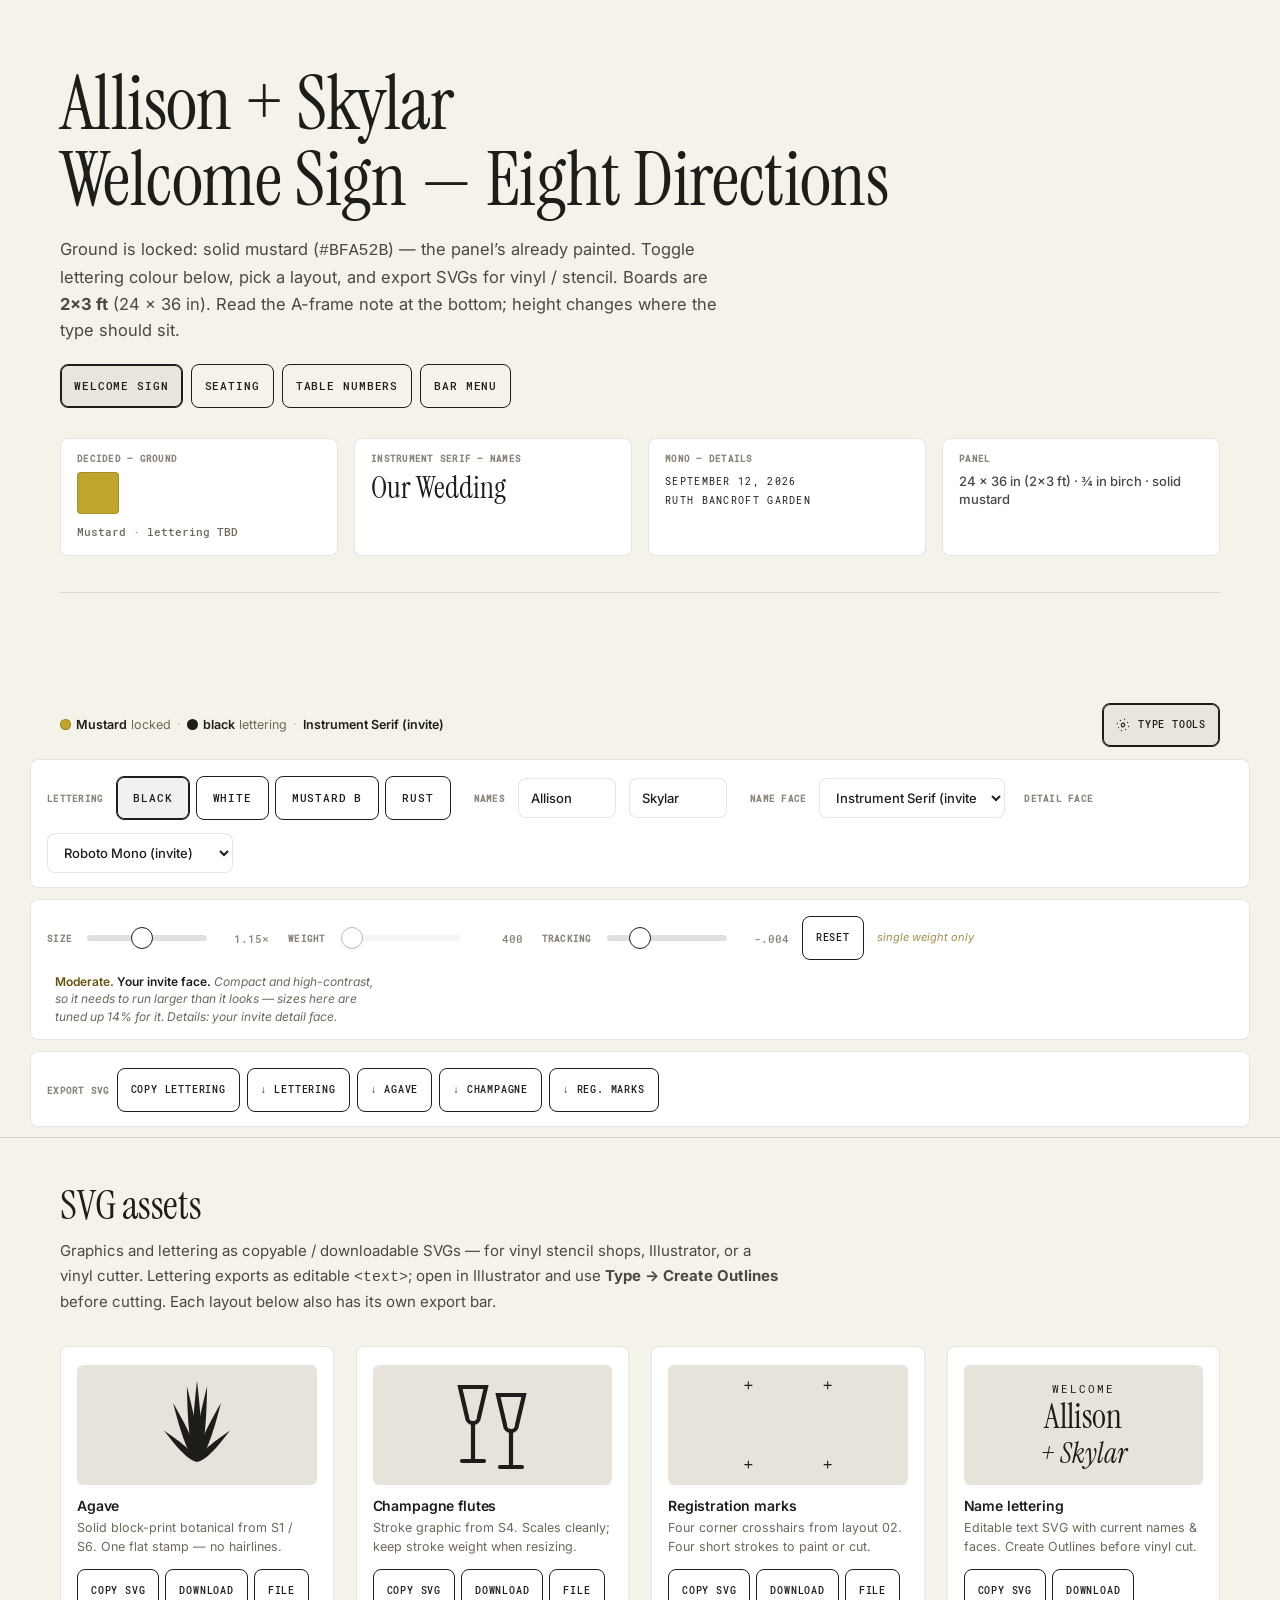
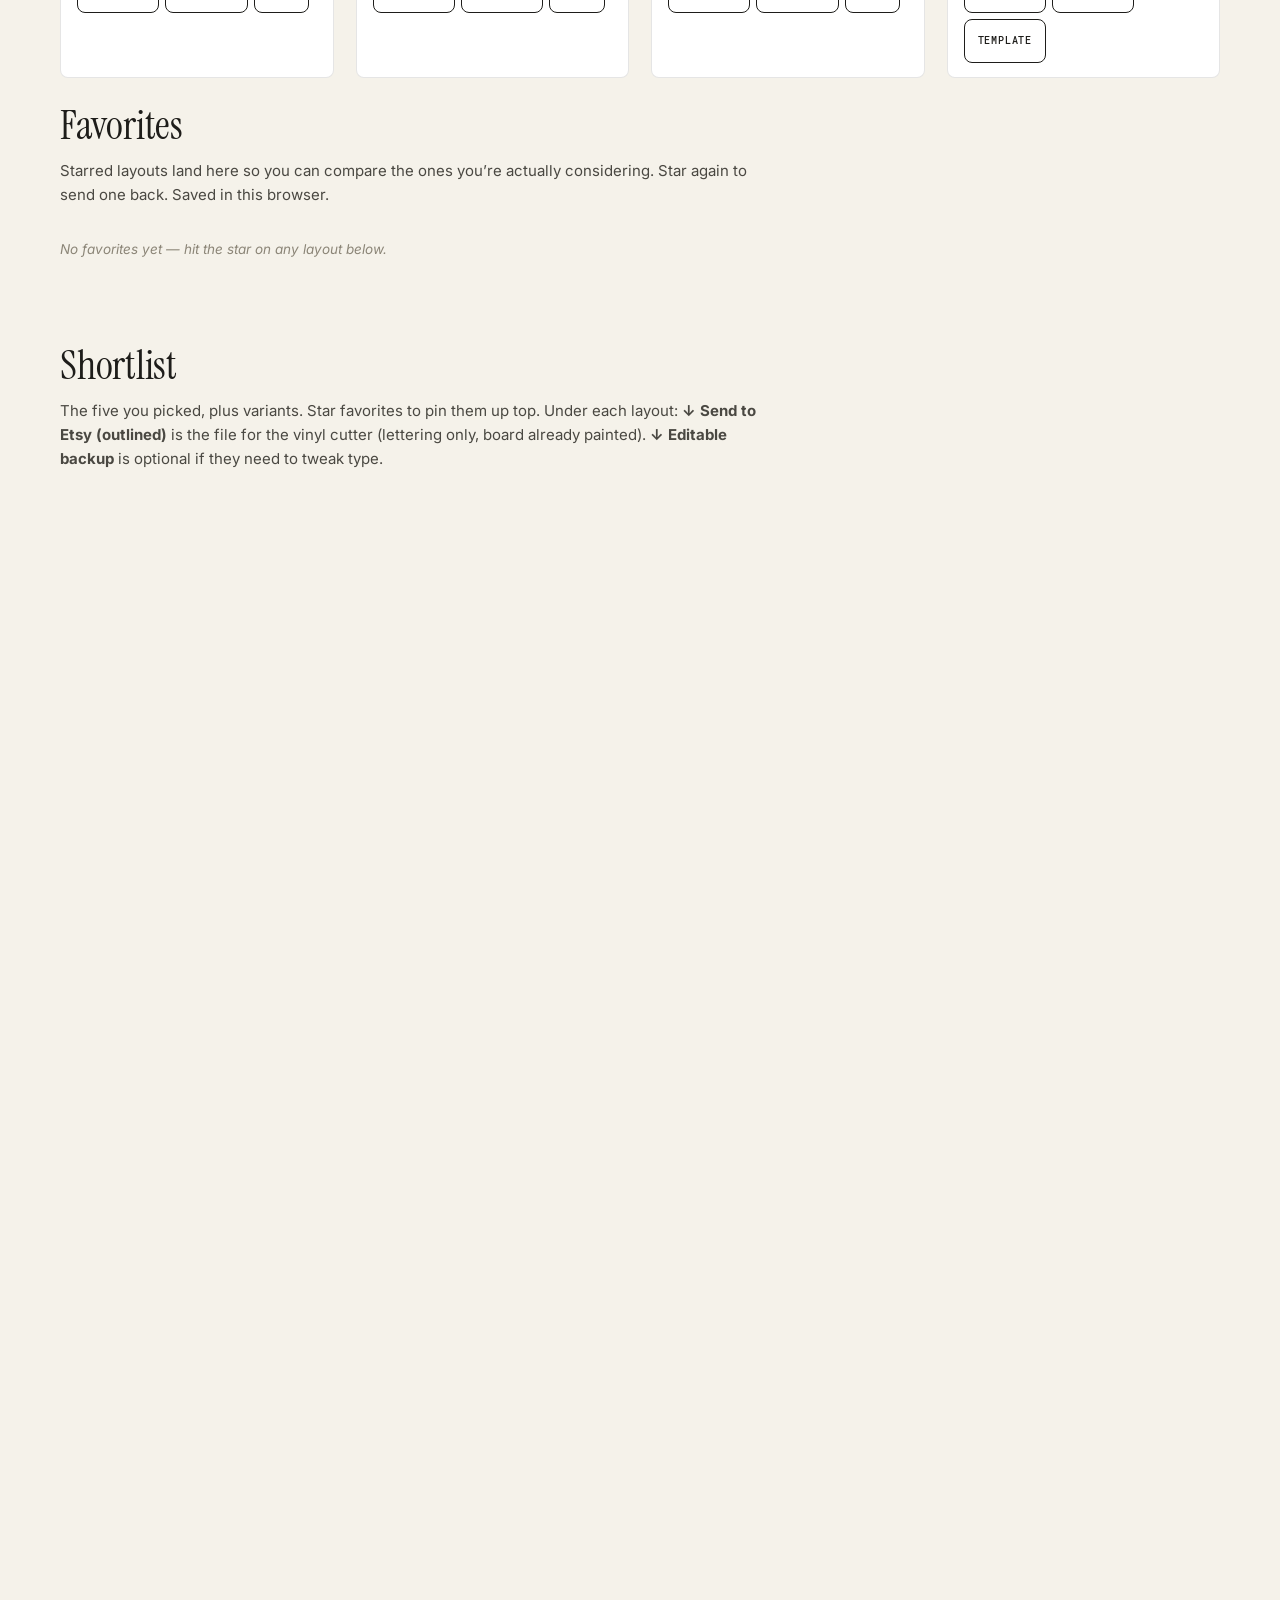
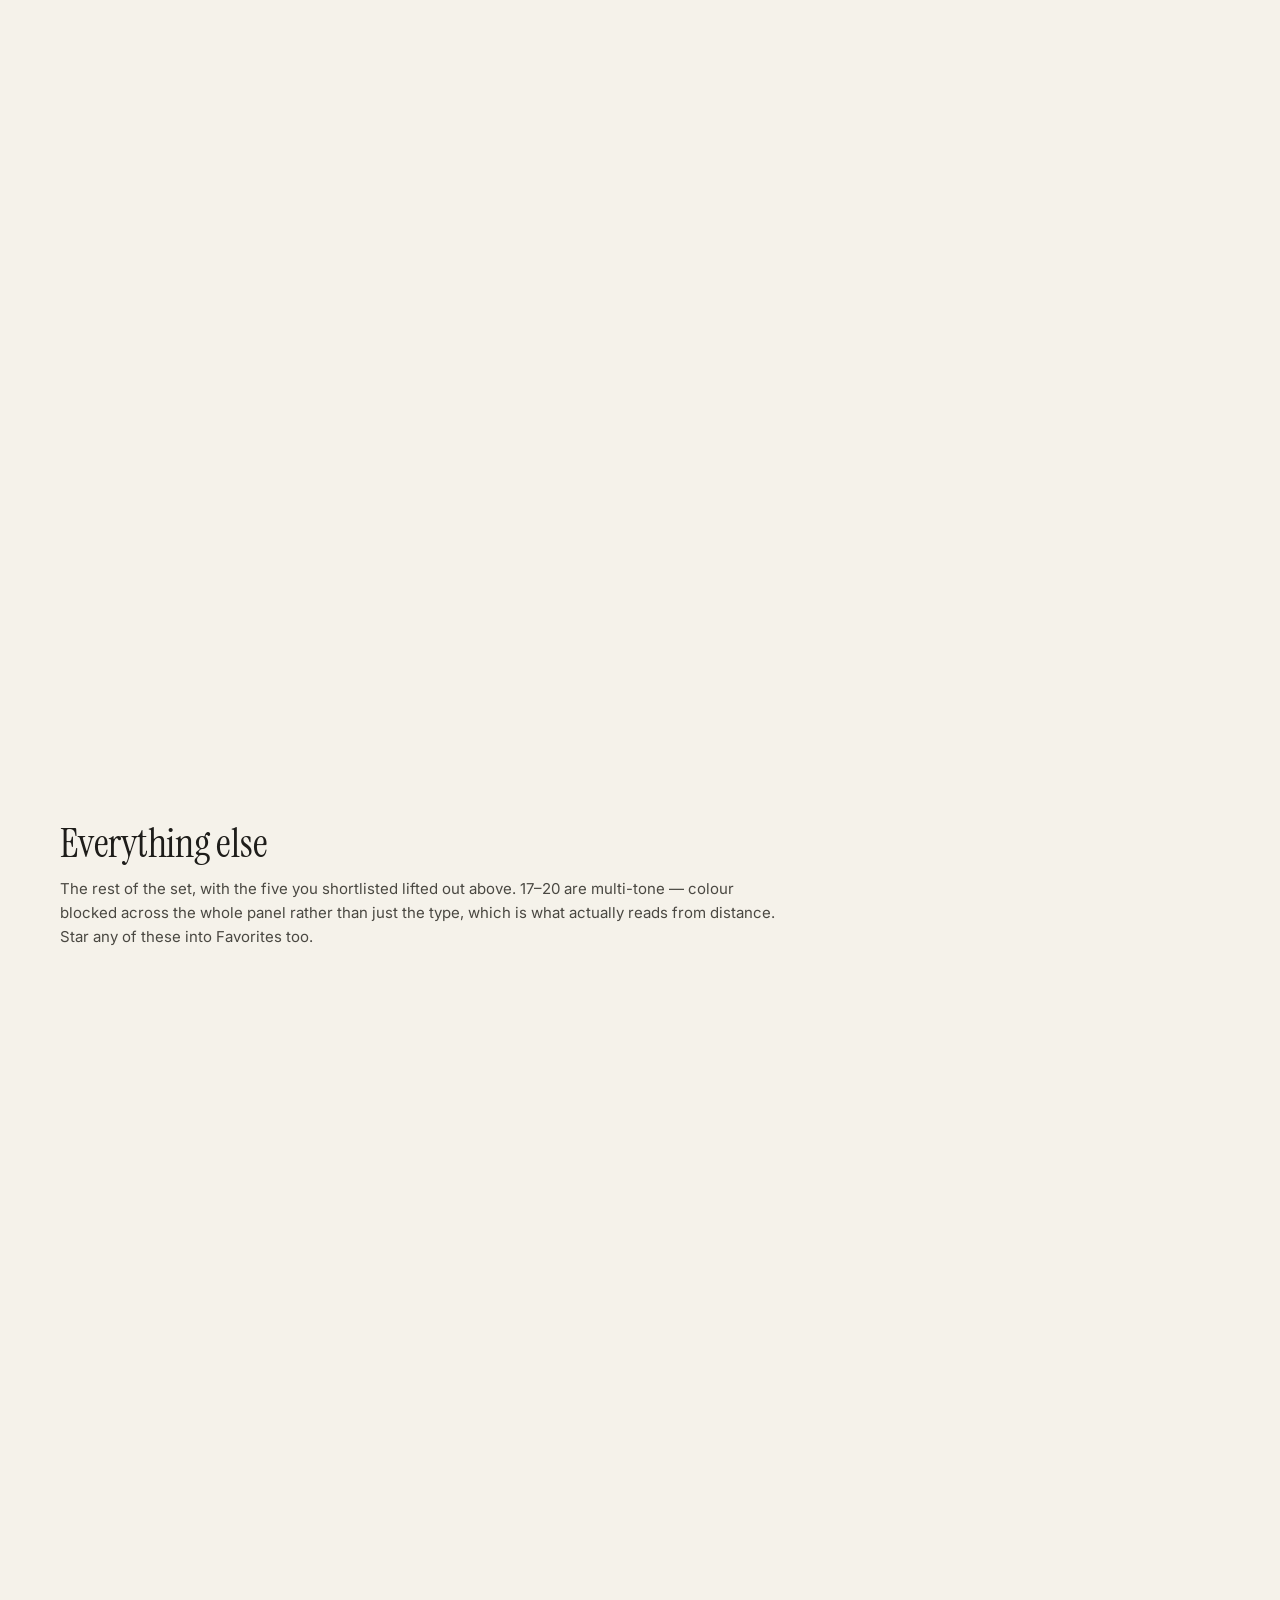
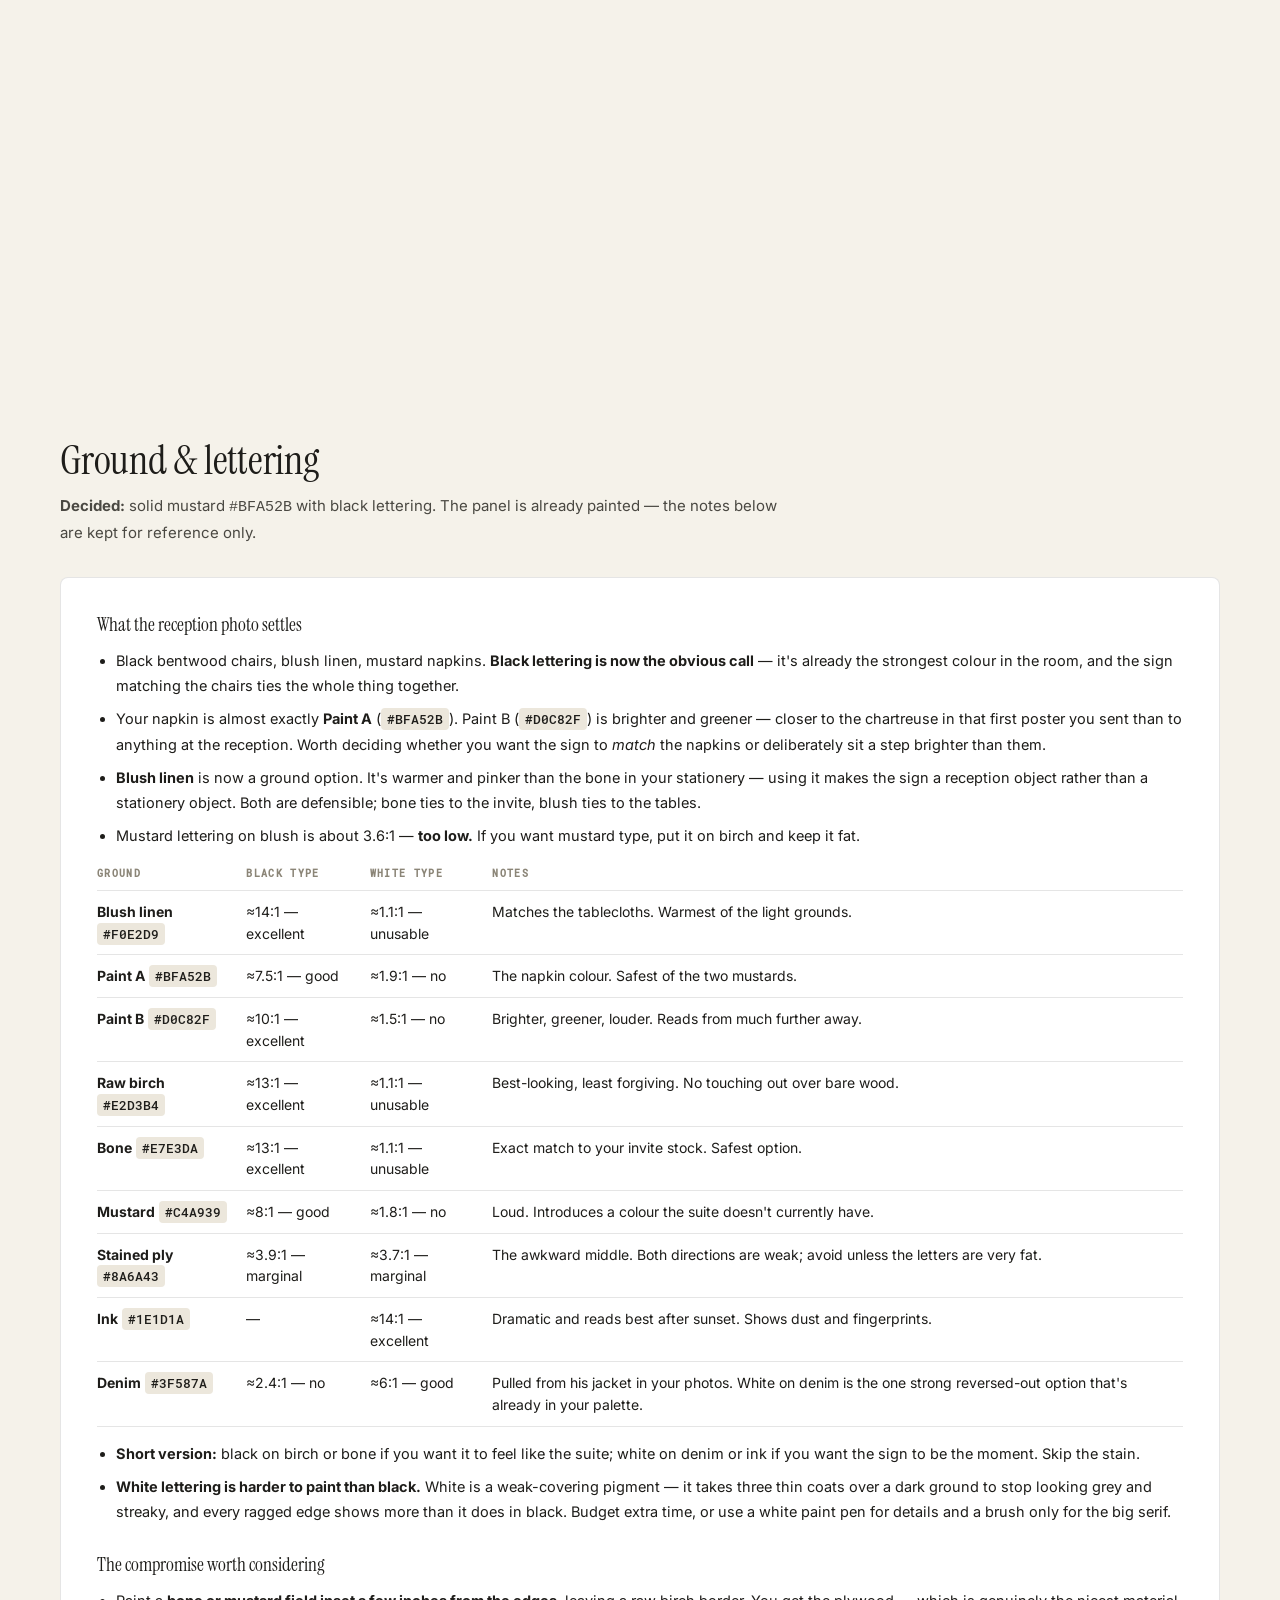
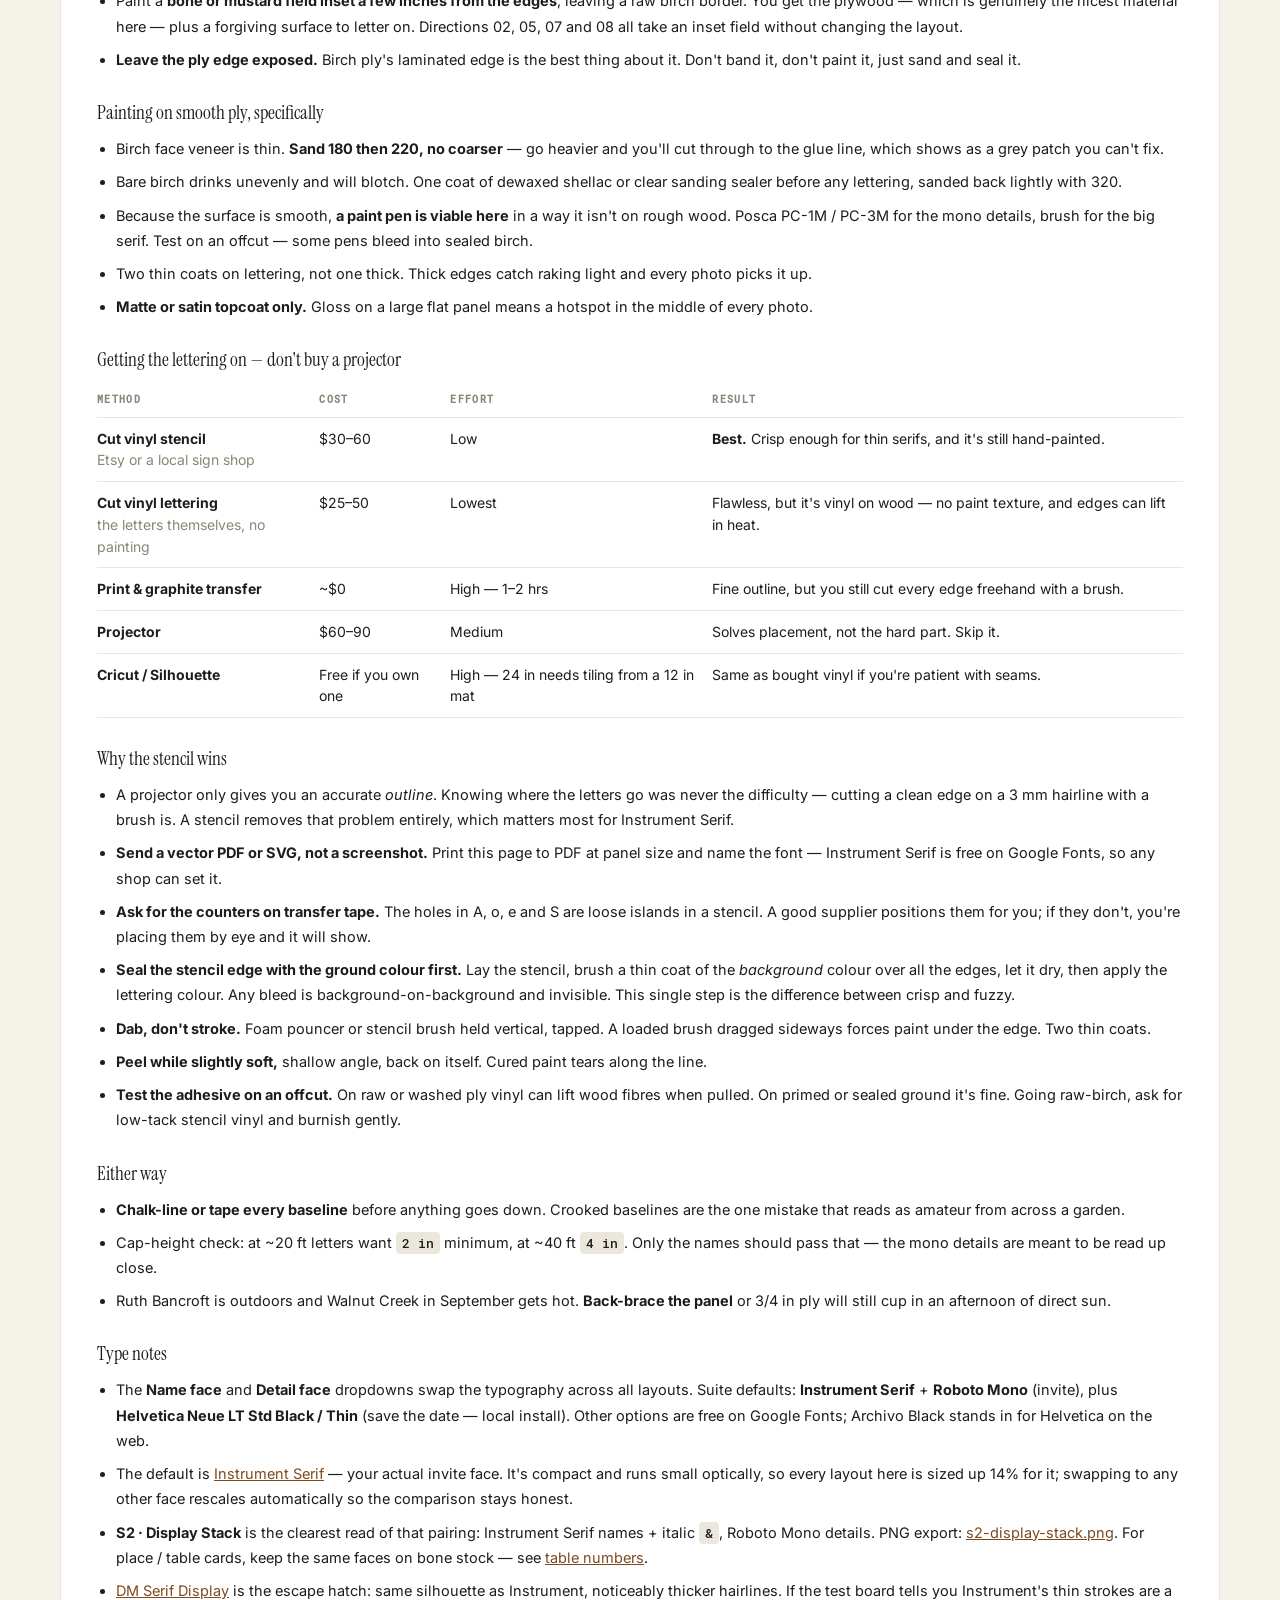
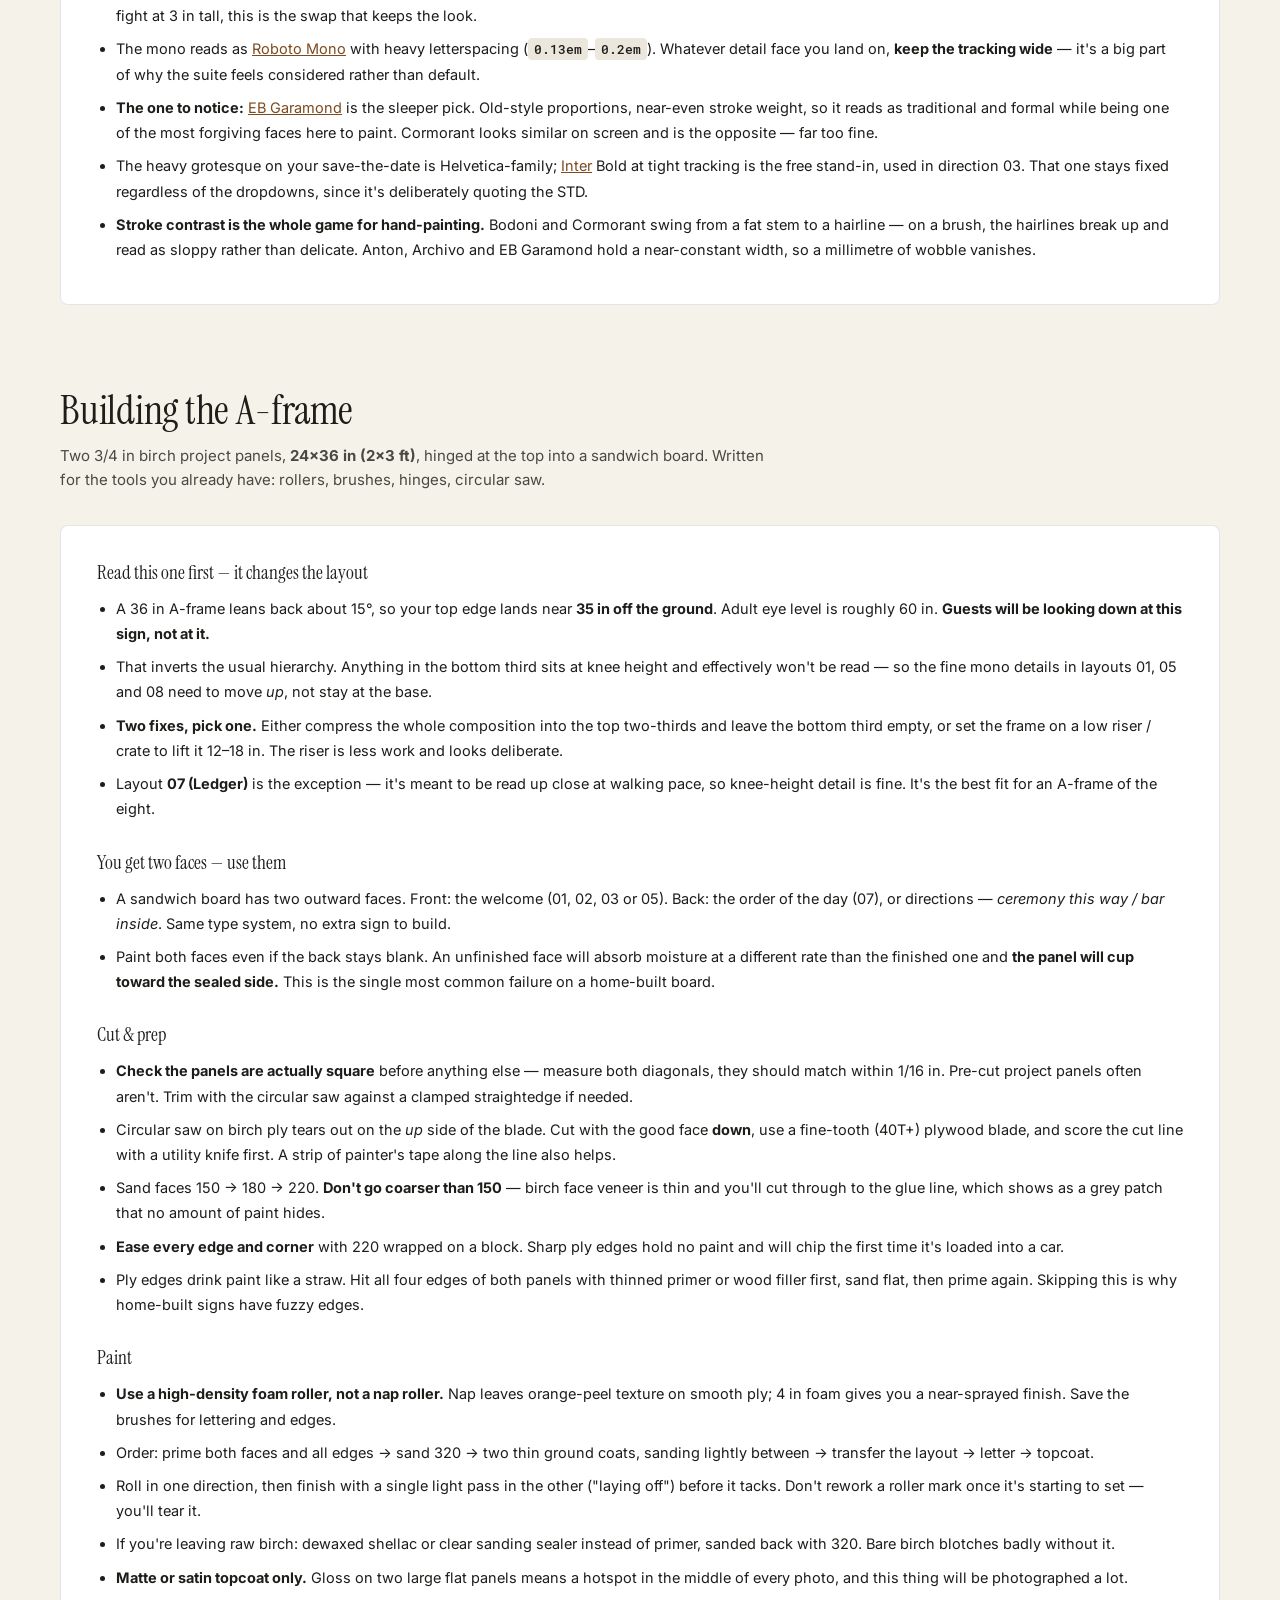
<file: index.html>
<!DOCTYPE html>
<html lang="en">
<meta charset="utf-8">
<meta name="viewport" content="width=device-width, initial-scale=1">
<title>Allison + Skylar — Welcome Sign Directions</title>
<link rel="preconnect" href="https://fonts.googleapis.com">
<link rel="preconnect" href="https://fonts.gstatic.com" crossorigin>
<link href="https://fonts.googleapis.com/css2?family=Inter:wght@400..700&family=Archivo+Black&display=swap" rel="stylesheet">
<link rel="stylesheet" href="assets/fonts/suite.css">

<style>
:root{
  /* sampled from the invite + save the date */
  --bone:#E7E3DA;
  --bone-dk:#DCD7CC;
  --ink:#1E1D1A;
  --ink-soft:#4A4842;
  --sky:#A9C6DC;
  --denim:#3F587A;
  --denim-dk:#2C3E58;
  --oat:#EFEAE0;
  --mustard:#C4A939;
  --mustard-dk:#9C8321;
  --page:#F5F2EA;
}
*{box-sizing:border-box}
body{margin:0;background:var(--page);color:var(--ink);
  font-family:Inter,-apple-system,BlinkMacSystemFont,sans-serif;-webkit-font-smoothing:antialiased}
.wrap{max-width:1220px;margin:0 auto;padding:0 30px 100px}

/* ============ birch plywood ============ */
/* pale, smooth, low-contrast vertical figure — sanded ply, not rustic barnwood */
.g-birch{
  background-color:#E2D3B4;
  background-image:
    url("data:image/svg+xml,%3Csvg xmlns='http://www.w3.org/2000/svg' width='300' height='420'%3E%3Cfilter id='f'%3E%3CfeTurbulence type='fractalNoise' baseFrequency='0.62 0.004' numOctaves='4' seed='23'/%3E%3CfeColorMatrix type='saturate' values='0'/%3E%3C/filter%3E%3Crect width='100%25' height='100%25' filter='url(%23f)' opacity='0.07'/%3E%3C/svg%3E"),
    url("data:image/svg+xml,%3Csvg xmlns='http://www.w3.org/2000/svg' width='600' height='840'%3E%3Cfilter id='g'%3E%3CfeTurbulence type='fractalNoise' baseFrequency='0.009 0.0008' numOctaves='2' seed='5'/%3E%3CfeColorMatrix type='saturate' values='0'/%3E%3C/filter%3E%3Crect width='100%25' height='100%25' filter='url(%23g)' opacity='0.09'/%3E%3C/svg%3E"),
    linear-gradient(101deg,#E7D9BD 0%,#DFCFAE 40%,#E5D6B8 62%,#DCCBA8 100%);
  background-size:300px 420px, 600px 840px, 100% 100%;
  background-blend-mode:multiply, multiply, normal;
}
.g-bone{background:linear-gradient(180deg,#EAE6DE,#E4E0D6)}
.g-mustard{background:linear-gradient(179deg,#CBB147,#C4A939 55%,#B79C2C)}
.g-flat{}
.g-blush{background:linear-gradient(178deg,#F5EAE3,#F0E2D9 55%,#EADBD1)}
.g-ink{background:linear-gradient(179deg,#26251F,#1E1D1A 55%,#171612)}
.g-denim{background:linear-gradient(179deg,#48628A,#3F587A 55%,#334969)}
/* stained birch — same grain, darker tone */
.g-stain{
  background-color:#8A6A43;
  background-image:
    url("data:image/svg+xml,%3Csvg xmlns='http://www.w3.org/2000/svg' width='300' height='420'%3E%3Cfilter id='f'%3E%3CfeTurbulence type='fractalNoise' baseFrequency='0.62 0.004' numOctaves='4' seed='23'/%3E%3CfeColorMatrix type='saturate' values='0'/%3E%3C/filter%3E%3Crect width='100%25' height='100%25' filter='url(%23f)' opacity='0.16'/%3E%3C/svg%3E"),
    linear-gradient(101deg,#95744B 0%,#82633C 40%,#8E6E45 66%,#7C5D38 100%);
  background-size:300px 420px, 100% 100%;
}

/* contrast warning badge */
.warn{display:none;align-items:center;gap:7px;font:500 11.5px/1.4 Inter,sans-serif;
  color:#7d2f1c;background:#F6DFD8;border:1px solid #E0B4A8;border-radius:6px;
  padding:8px 11px;margin-left:4px}
.warn.show{display:flex}
.warn b{font-weight:700}

/* ============ masthead ============ */
header{padding:66px 0 36px;border-bottom:1.5px solid var(--ink)}
h1{font-family:'Instrument Serif',serif;font-weight:400;font-size:clamp(40px,7.2vw,76px);
   line-height:1.0;letter-spacing:-.008em;margin:0 0 18px}
.sub{font-size:16.5px;line-height:1.6;max-width:660px;color:var(--ink-soft);margin:0}
.mono{font-family:'Roboto Mono',monospace}

/* suite strip */
.suite{display:grid;grid-template-columns:repeat(auto-fit,minmax(168px,1fr));gap:16px;margin-top:30px}
.suitecard{border:1px solid rgba(0,0,0,.14);border-radius:7px;padding:15px 16px;background:#fbf9f5}
.suitecard b{display:block;font:700 9.5px/1 'Roboto Mono',monospace;letter-spacing:.15em;
  text-transform:uppercase;color:#8b8577;margin-bottom:9px}
.chips{display:flex;gap:6px;flex-wrap:wrap}
.chip{width:30px;height:30px;border-radius:4px;border:1px solid rgba(0,0,0,.14)}

/* ============ controls ============ */
.controls{position:sticky;top:0;z-index:30;background:var(--page);
  border-bottom:1px solid rgba(0,0,0,.13);padding:10px 0;margin-bottom:40px}
.controls .inner{max-width:1220px;margin:0 auto;padding:0 30px;display:flex;gap:13px;align-items:center;flex-wrap:wrap}

/* collapsible panel */
#panel{max-height:0;overflow:hidden;opacity:0;
  transition:max-height .34s cubic-bezier(.4,0,.2,1),opacity .22s,padding .34s}
#panel.open{max-height:640px;opacity:1;padding-top:12px}
.barhead{cursor:default;justify-content:space-between}
#gear{appearance:none;display:inline-flex;align-items:center;gap:8px;
  border:1.5px solid var(--ink);background:transparent;color:var(--ink);
  border-radius:999px;padding:8px 15px 8px 12px;cursor:pointer;
  font:600 10.5px/1 'Roboto Mono',monospace;letter-spacing:.11em;text-transform:uppercase}
#gear:hover,#gear.open{background:rgba(30,29,26,.06);color:var(--ink)}
#gear.open{box-shadow:inset 0 0 0 1px var(--ink)}
#gear svg{width:14px;height:14px;flex:none;transition:transform .35s}
#gear.open svg{transform:rotate(60deg)}
#summary{font:400 12.5px/1.4 Inter,sans-serif;color:#6e6858}
#summary b{font-weight:600;color:var(--ink)}
#summary .dot{opacity:.4;margin:0 6px}
.swatchdot{display:inline-block;width:11px;height:11px;border-radius:50%;
  border:1px solid rgba(0,0,0,.22);vertical-align:-1px;margin-right:5px}
.lbl{font:700 9.5px/1 'Roboto Mono',monospace;letter-spacing:.16em;text-transform:uppercase;color:#8b8577}
.toggle{display:flex;border:1.5px solid var(--ink);border-radius:999px;overflow:hidden}
.toggle button{appearance:none;border:0;background:transparent;cursor:pointer;
  font:500 10.5px/1 'Roboto Mono',monospace;letter-spacing:.08em;text-transform:uppercase;
  padding:11px 15px;color:var(--ink)}
.toggle button.on{background:rgba(30,29,26,.06);color:var(--ink);box-shadow:inset 0 0 0 1px var(--ink)}
.toggle.dis{opacity:.32;pointer-events:none}
input.f{font:500 12.5px/1 Inter,sans-serif;padding:10px 12px;border:1.5px solid rgba(0,0,0,.25);
  border-radius:6px;background:#fff}

/* ============ sections ============ */
h2{font-family:'Instrument Serif',serif;font-weight:400;font-size:clamp(27px,3.7vw,41px);
   margin:78px 0 7px;letter-spacing:-.006em}
h2:first-of-type{margin-top:0}
.secnote{font-size:15px;color:var(--ink-soft);max-width:720px;margin:0 0 32px;line-height:1.62}

/* ============ sign grid ============ */
.grid{display:grid;grid-template-columns:repeat(auto-fill,minmax(300px,1fr));gap:44px 32px}
.grid > div{content-visibility:auto;contain-intrinsic-size:auto 520px}
.frame{aspect-ratio:2/3;border-radius:2px;overflow:hidden;position:relative;display:flex;
  box-shadow:0 1px 2px rgba(0,0,0,.10),0 8px 22px rgba(0,0,0,.10)}
.frame::after{content:'';position:absolute;inset:0;pointer-events:none;
  background:radial-gradient(ellipse at center,transparent 55%,rgba(90,70,35,.04) 100%)}
.sign{flex:1;position:relative;display:flex;flex-direction:column;padding:8% 7.5%}
.spacer{flex:1}
.meta{margin-top:15px}
.meta h3{font:600 14.5px/1.3 Inter,sans-serif;margin:0 0 5px;letter-spacing:-.012em}
.meta p{font-size:12.8px;line-height:1.58;color:#6e6858;margin:0}
.tag{display:inline-block;font:600 9px/1 'Roboto Mono',monospace;letter-spacing:.11em;
  text-transform:uppercase;padding:5px 8px;border-radius:4px;margin:9px 6px 0 0;
  background:rgba(0,0,0,.06);color:#6e6858}
.tag.easy{background:#D7E7CF;color:#31562a}
.tag.med{background:#F2E4C3;color:#6b5111}
.tag.hard{background:#F1D5CD;color:#7a2e1b}
.tag.star{background:rgba(30,29,26,.06);color:var(--ink)}

/* type helpers — driven by the toggles */
.k{font-family:var(--detfont,'Roboto Mono',monospace);font-weight:var(--detwt,400);
   font-size:clamp(7px,1.22vw,10.5px);letter-spacing:var(--dettrk,.2em);line-height:1.7}
.det{font-family:var(--detfont,'Roboto Mono',monospace);font-weight:var(--detwt,400);
   font-size:clamp(7px,1.18vw,10px);letter-spacing:var(--dettrk2,.13em);line-height:1.95}
.nm{font-family:var(--nmfont,'Instrument Serif',serif);
    font-weight:var(--nmwt,400);letter-spacing:var(--nmtrk,-.006em)}
/* accents follow the name face unless it's a sans */
.acc{font-family:var(--accfont,'Instrument Serif',serif);font-style:italic}
/* true justification — letters pushed to both margins */
.jrow{display:flex;justify-content:space-between;width:100%;letter-spacing:0!important}

select.f{font:500 12.5px/1 Inter,sans-serif;padding:9px 10px;border:1.5px solid rgba(0,0,0,.25);
  border-radius:6px;background:#fff;cursor:pointer;max-width:186px}
.typenote{font:400 12px/1.45 Inter,sans-serif;color:#6e6858;max-width:330px;font-style:italic}
.typenote b{font-style:normal;font-weight:600;color:var(--ink)}

/* sliders */
.sl{display:flex;align-items:center;gap:9px}
.sl input[type=range]{
  -webkit-appearance:none;appearance:none;width:118px;height:4px;border-radius:2px;
  background:rgba(0,0,0,.2);outline:none;cursor:pointer}
.sl input[type=range]::-webkit-slider-thumb{
  -webkit-appearance:none;width:15px;height:15px;border-radius:50%;
  background:var(--ink);cursor:pointer;border:0}
.sl input[type=range]::-moz-range-thumb{
  width:15px;height:15px;border-radius:50%;background:var(--ink);cursor:pointer;border:0}
.sl input[type=range]:disabled{opacity:.3;cursor:not-allowed}
.sl output{font:500 11px/1 'Roboto Mono',monospace;color:#6e6858;min-width:38px;text-align:right}
.reset{appearance:none;border:1.5px solid rgba(0,0,0,.25);background:#fff;border-radius:6px;
  font:500 11px/1 'Roboto Mono',monospace;letter-spacing:.05em;text-transform:uppercase;
  padding:9px 11px;cursor:pointer;color:var(--ink)}
.reset:hover{border-color:var(--ink)}
.fixedw{font:400 11px/1.4 Inter,sans-serif;color:#a08c4a;font-style:italic}
.chiprow{display:flex;gap:5px;flex-wrap:wrap;align-items:center}
.mchip{width:27px;height:27px;border-radius:5px;border:1px solid rgba(0,0,0,.22);
  padding:0;cursor:pointer;transition:transform .12s;position:relative}
.mchip:hover{transform:scale(1.16);border-color:var(--ink)}
.mchip.mine{border:2px solid var(--ink)}

/* ============ notes ============ */
.notes{background:#fbf9f5;border:1.5px solid var(--ink);border-radius:9px;padding:34px 36px}
.notes h4{font-family:'Instrument Serif',serif;font-weight:400;font-size:19px;margin:28px 0 11px}
.notes h4:first-child{margin-top:0}
.notes ul{margin:0;padding-left:19px}
.notes li{font-size:14.5px;line-height:1.74;margin-bottom:8px}
.notes code{font:500 12.5px/1 'Roboto Mono',monospace;background:#ece7dc;padding:3px 6px;border-radius:4px}
table{border-collapse:collapse;width:100%;margin-top:6px}
th,td{text-align:left;padding:10px 14px 10px 0;border-bottom:1px solid rgba(0,0,0,.1);
  font-size:14px;vertical-align:top;line-height:1.55}
th{font:600 9.5px/1.4 'Roboto Mono',monospace;letter-spacing:.14em;text-transform:uppercase;color:#8b8577}
a{color:#7d4a1e}
footer{margin-top:58px;padding-top:22px;border-top:1px solid rgba(0,0,0,.15);
  font-size:12.5px;color:#8b8577;line-height:1.7}

/* ============ SVG export ============ */
.export-bar{display:flex;flex-wrap:wrap;gap:6px;margin-top:12px;align-items:center}
.xbtn{appearance:none;border:1.5px solid rgba(0,0,0,.28);background:#fff;color:var(--ink);
  border-radius:6px;padding:7px 10px;cursor:pointer;
  font:500 10px/1 'Roboto Mono',monospace;letter-spacing:.06em;text-transform:uppercase}
.xbtn:hover{border-color:var(--ink);background:rgba(30,29,26,.06);color:var(--ink)}
.xbtn.primary{border-color:var(--ink);background:transparent;color:var(--ink);padding:9px 12px}
.xbtn.primary:hover{opacity:.88}
.assets{display:grid;grid-template-columns:repeat(auto-fill,minmax(220px,1fr));gap:22px;margin:8px 0 20px}
.asset-card{border:1.5px solid rgba(0,0,0,.14);border-radius:9px;padding:18px 16px 14px;background:#fbf9f5}
.asset-card .preview{height:120px;display:flex;align-items:center;justify-content:center;
  color:var(--ink);margin-bottom:12px;border-radius:6px;background:var(--bone)}
.asset-card .preview svg{max-width:78%;max-height:92px;display:block}
.asset-card h3{font:600 14px/1.3 Inter,sans-serif;margin:0 0 4px;letter-spacing:-.01em}
.asset-card p{font-size:12.5px;line-height:1.5;color:#6e6858;margin:0 0 12px}
.asset-actions{display:flex;gap:6px;flex-wrap:wrap}
#svg-toast{position:fixed;bottom:24px;left:50%;transform:translateX(-50%) translateY(12px);
  background:var(--ink);color:var(--page);padding:11px 16px;border-radius:8px;
  font:500 13px/1.3 Inter,sans-serif;opacity:0;pointer-events:none;z-index:100;
  transition:opacity .2s,transform .2s;box-shadow:0 8px 24px rgba(0,0,0,.18)}
#svg-toast.show{opacity:1;transform:translateX(-50%) translateY(0)}
.navlinks{display:flex;flex-wrap:wrap;gap:8px;width:max-content;max-width:100%;margin-top:20px}
.navlinks a{font:600 11px/1 'Roboto Mono',monospace;letter-spacing:.08em;text-transform:uppercase;
  color:var(--ink);text-decoration:none;padding:10px 13px;border:1px solid var(--ink);
  border-radius:8px;background:transparent;min-height:44px;display:inline-flex;align-items:center;justify-content:center}
.navlinks a:hover{background:rgba(30,29,26,.06)}
.navlinks a[aria-current="page"],.navlinks a[aria-current="page"]:hover{
  background:rgba(30,29,26,.06);color:var(--ink);box-shadow:inset 0 0 0 1px var(--ink)}
@media (max-width:720px){
  .navlinks{width:100%}
  .navlinks a{flex:1 1 calc(50% - 8px);padding:14px 8px;text-align:center}
}
.pagetools{display:flex;gap:14px;flex-wrap:wrap;margin-top:14px}
.pagetools a{font:600 11px/1 'Roboto Mono',monospace;letter-spacing:.08em;text-transform:uppercase;
  color:inherit;text-decoration:none;border-bottom:1.5px solid rgba(0,0,0,.2);padding-bottom:2px}
.pagetools a:hover{border-color:var(--ink);color:var(--ink)}
#export-global{display:flex;gap:7px;flex-wrap:wrap;align-items:center;margin-left:auto}

/* ============ favorites / star ============ */
.meta-head{display:flex;align-items:flex-start;justify-content:space-between;gap:10px;margin-bottom:5px}
.meta-head h3{margin:0;flex:1}
.starbtn{appearance:none;border:1.5px solid rgba(0,0,0,.22);background:#fff;color:#8b8577;
  width:34px;height:34px;border-radius:8px;cursor:pointer;flex:none;
  display:inline-flex;align-items:center;justify-content:center;padding:0;
  transition:background .15s,color .15s,border-color .15s,transform .12s}
.starbtn svg{width:16px;height:16px;display:block}
.starbtn:hover{border-color:var(--ink);color:var(--ink);transform:scale(1.06)}
.starbtn.on{background:rgba(30,29,26,.06);border-color:var(--ink);color:var(--ink)}
.starbtn .star-fill{display:none}
.starbtn.on .star-outline{display:none}
.starbtn.on .star-fill{display:block}
#favorites-section{display:block}
#favorites-section h2{color:var(--ink)}
#favorites-empty{font:400 13.5px/1.5 Inter,sans-serif;color:#8b8577;font-style:italic;margin:0 0 8px}
.layout-card.is-fav .frame{outline:2px solid var(--ink);outline-offset:3px}
</style>
<link rel="stylesheet" href="assets/chrome.css">

<div class="wrap">
<header>
  <h1>Allison + Skylar<br>Welcome Sign — Eight Directions</h1>
  <p class="sub">Ground is locked: solid mustard (<code>#BFA52B</code>) — the panel’s already painted. Toggle lettering colour below, pick a layout, and export SVGs for vinyl / stencil. Boards are <b>2×3&nbsp;ft</b> (24&nbsp;×&nbsp;36&nbsp;in). Read the A-frame note at the bottom; height changes where the type should sit.</p>
  <nav class="navlinks" aria-label="Primary">
    <a href="index.html" aria-current="page">Welcome sign</a>
    <a href="plan.html">Seating</a>
    <a href="tables.html">Table numbers</a>
    <a href="bar.html">Bar menu</a>
  </nav>

  <div class="suite">
    <div class="suitecard"><b>Decided — ground</b>
      <div class="chips" style="margin-top:4px">
        <i class="chip" style="background:#BFA52B;width:42px;height:42px" title="mustard #BFA52B"></i>
      </div>
      <div style="font:500 11px/1.5 'Roboto Mono',monospace;color:#6e6858;margin-top:10px">Mustard · lettering TBD</div>
    </div>
    <div class="suitecard"><b>Instrument Serif — names</b>
      <div style="font-family:var(--font-invite-serif);font-size:30px;line-height:1.05">Our Wedding</div>
    </div>
    <div class="suitecard"><b>Mono — details</b>
      <div class="det" style="font-size:10px">SEPTEMBER 12, 2026</div>
      <div class="det" style="font-size:10px">RUTH BANCROFT GARDEN</div>
    </div>
    <div class="suitecard"><b>Panel</b>
      <div style="font:500 13px/1.45 Inter,sans-serif;color:var(--ink-soft)">24 × 36 in (2×3 ft) · ¾ in birch · solid mustard</div>
    </div>
  </div>
</header>
</div>

<!-- Hidden locks so existing layout JS / multi-tone bands still resolve -->
<input type="hidden" id="pA" value="#BFA52B">
<input type="hidden" id="pB" value="#D0C82F">
<input type="hidden" id="sWash" value="1">
<span id="oWash" hidden></span>
<span id="hA" hidden>#BFA52B</span>
<span id="hB" hidden>#D0C82F</span>
<span id="washhint" hidden></span>
<div id="cw" hidden><button data-cw="mustA" class="on"></button></div>
<div id="wa" hidden><button data-wa="0" class="on"></button></div>
<div id="pr" hidden><button data-pr="1" class="on"></button></div>
<div id="mustards" hidden></div>
<div id="slot" hidden><button data-slot="A" class="on"></button></div>

<div class="controls">
  <div class="inner barhead">
    <span id="summary"></span>
    <button type="button" id="gear" class="open" aria-expanded="true" aria-controls="panel">
      <svg viewBox="0 0 24 24" fill="none" stroke="currentColor" stroke-width="1.8" stroke-linejoin="round" aria-hidden="true">
        <circle cx="12" cy="12" r="3"></circle>
        <path d="M12 2v2M12 20v2M4.2 4.2l1.4 1.4M18.4 18.4l1.4 1.4M2 12h2M20 12h2M4.2 19.8l1.4-1.4M18.4 5.6l1.4-1.4"></path>
      </svg>
      Type tools
    </button>
  </div>
  <div id="panel" class="open">
  <div class="inner">
    <span class="lbl">Lettering</span>
    <div class="toggle" id="tc">
      <button data-tc="ink" class="on">Black</button>
      <button data-tc="white">White</button>
      <button data-tc="mustB">Mustard B</button>
      <button data-tc="rust">Rust</button>
    </div>
    <div class="warn" id="warn"><b>Low contrast</b><span id="warntxt"></span></div>

    <span class="lbl" style="margin-left:10px">Names</span>
    <input class="f" id="n1" value="Allison" style="width:98px">
    <input class="f" id="n2" value="Skylar" style="width:98px">

    <span class="lbl" style="margin-left:10px">Name face</span>
    <select class="f" id="nf">
      <optgroup label="Your suite">
        <option value="instrument" selected>Instrument Serif (invite)</option>
        <option value="helveticablack">Helvetica Neue Black (STD)</option>
      </optgroup>
      <optgroup label="Nearest neighbours">
        <option value="playfair">Playfair Display</option>
        <option value="bodoni">Bodoni Moda</option>
        <option value="archivoblack">Archivo Black (web stand-in)</option>
      </optgroup>
      <optgroup label="Sturdier / easier to paint">
        <option value="dmserif">DM Serif Display</option>
        <option value="ebgaramond">EB Garamond</option>
        <option value="libre">Libre Baskerville</option>
      </optgroup>
      <optgroup label="Sans — condensed / heavy">
        <option value="bebas">Bebas Neue</option>
        <option value="anton">Anton</option>
      </optgroup>
    </select>

    <span class="lbl" style="margin-left:6px">Detail face</span>
    <select class="f" id="df">
      <optgroup label="Your suite">
        <option value="robotomono" selected>Roboto Mono (invite)</option>
        <option value="helveticathin">Helvetica Neue Thin (STD)</option>
      </optgroup>
      <option value="spacemono">Space Mono</option>
      <option value="plexmono">IBM Plex Mono</option>
      <option value="serifcaps">Serif, letterspaced</option>
    </select>
  </div>
  <div class="inner" style="margin-top:11px">
    <span class="lbl">Size</span>
    <div class="sl"><input type="range" id="sSize" min="0.55" max="1.9" step="0.02" value="1.14"><output id="oSize">1.14×</output></div>

    <span class="lbl" style="margin-left:6px">Weight</span>
    <div class="sl"><input type="range" id="sWeight" min="400" max="400" step="25" value="400"><output id="oWeight">400</output></div>

    <span class="lbl" style="margin-left:6px">Tracking</span>
    <div class="sl"><input type="range" id="sTrack" min="-0.12" max="0.40" step="0.004" value="-0.006"><output id="oTrack">-.006</output></div>

    <button class="reset" id="reset">Reset</button>
    <span class="fixedw" id="fixedw"></span>
    <div class="typenote" id="typenote" style="margin-left:8px"></div>
  </div>
  <div class="inner" style="margin-top:11px" id="export-global">
    <span class="lbl">Export SVG</span>
    <button type="button" class="xbtn" data-x="copy-letters">Copy lettering</button>
    <button type="button" class="xbtn" data-x="dl-letters">↓ Lettering</button>
    <button type="button" class="xbtn" data-x="dl-agave">↓ Agave</button>
    <button type="button" class="xbtn" data-x="dl-champagne">↓ Champagne</button>
    <button type="button" class="xbtn" data-x="dl-reg">↓ Reg. marks</button>
  </div>
  </div>
</div>

<div class="wrap">

<h2 id="svg-assets">SVG assets</h2>
<p class="secnote">Graphics and lettering as copyable / downloadable SVGs — for vinyl stencil shops, Illustrator, or a vinyl cutter. Lettering exports as editable <code>&lt;text&gt;</code>; open in Illustrator and use <b>Type → Create Outlines</b> before cutting. Each layout below also has its own export bar.</p>

<div class="assets">
  <div class="asset-card" data-svg-name="agave" data-svg-src="assets/svg/agave.svg">
    <div class="preview" data-svg-preview>
      <svg viewBox="0 0 100 100" fill="currentColor" aria-hidden="true">
        <path d="M50 90C40.8 88.9 29.3 75.9 14 56C34.7 70.1 48.4 80.9 50 90Z"/>
        <path d="M50 90C40.1 82.8 32.7 59.8 24 26C41.3 56.2 52.1 78.0 50 90Z"/>
        <path d="M50 90C41.9 78.6 39.9 49.6 39 8C49.1 48.4 54.8 76.8 50 90Z"/>
        <path d="M50 90C43 76.8 45 46 50 2C55 46 57 76.8 50 90Z"/>
        <path d="M50 90C58.1 78.6 60.1 49.6 61 8C50.9 48.4 45.2 76.8 50 90Z"/>
        <path d="M50 90C59.9 82.8 67.3 59.8 76 26C58.7 56.2 47.9 78.0 50 90Z"/>
        <path d="M50 90C59.2 88.9 70.7 75.9 86 56C65.3 70.1 51.6 80.9 50 90Z"/>
      </svg>
    </div>
    <h3>Agave</h3>
    <p>Solid block-print botanical from S1 / S6. One flat stamp — no hairlines.</p>
    <div class="asset-actions">
      <button type="button" class="xbtn" data-action="copy">Copy SVG</button>
      <button type="button" class="xbtn primary" data-action="download">Download</button>
      <a class="xbtn" href="assets/svg/agave.svg" download style="text-decoration:none;display:inline-flex;align-items:center">File</a>
    </div>
  </div>

  <div class="asset-card" data-svg-name="champagne" data-svg-src="assets/svg/champagne.svg">
    <div class="preview" data-svg-preview>
      <svg viewBox="0 0 40 46" fill="none" stroke="currentColor" stroke-width="2.1" stroke-linecap="round" aria-hidden="true">
        <path d="M4 4h13l-3.5 15a3 3 0 0 1-6 0L4 4Z"/><path d="M10.5 22v18M5 41h11"/>
        <path d="M23 8h13l-3.5 15a3 3 0 0 1-6 0L23 8Z"/><path d="M29.5 26v17M24 44h11"/>
      </svg>
    </div>
    <h3>Champagne flutes</h3>
    <p>Stroke graphic from S4. Scales cleanly; keep stroke weight when resizing.</p>
    <div class="asset-actions">
      <button type="button" class="xbtn" data-action="copy">Copy SVG</button>
      <button type="button" class="xbtn primary" data-action="download">Download</button>
      <a class="xbtn" href="assets/svg/champagne.svg" download style="text-decoration:none;display:inline-flex;align-items:center">File</a>
    </div>
  </div>

  <div class="asset-card" data-svg-name="registration-marks" data-svg-src="assets/svg/registration-marks.svg">
    <div class="preview" data-svg-preview>
      <svg viewBox="-8 -8 116 116" fill="none" aria-hidden="true">
        <g stroke="currentColor" stroke-width="1.4">
          <path d="M0 5 V-5 M-5 0 H5"/>
          <path d="M100 5 V-5 M95 0 H105"/>
          <path d="M0 105 V95 M-5 100 H5"/>
          <path d="M100 105 V95 M95 100 H105"/>
        </g>
      </svg>
    </div>
    <h3>Registration marks</h3>
    <p>Four corner crosshairs from layout 02. Four short strokes to paint or cut.</p>
    <div class="asset-actions">
      <button type="button" class="xbtn" data-action="copy">Copy SVG</button>
      <button type="button" class="xbtn primary" data-action="download">Download</button>
      <a class="xbtn" href="assets/svg/registration-marks.svg" download style="text-decoration:none;display:inline-flex;align-items:center">File</a>
    </div>
  </div>

  <div class="asset-card" data-svg-name="letterforms" data-svg-src="assets/svg/letterforms-template.svg">
    <div class="preview" data-svg-preview style="flex-direction:column;gap:6px;font-family:'Instrument Serif',serif;color:var(--ink)">
      <span style="font:400 11px/1 'Roboto Mono',monospace;letter-spacing:.18em">WELCOME</span>
      <span style="font-size:34px;line-height:1">Allison</span>
      <span style="font-size:28px;line-height:1;font-style:italic">+ Skylar</span>
    </div>
    <h3>Name lettering</h3>
    <p>Editable text SVG with current names &amp; faces. Create Outlines before vinyl cut.</p>
    <div class="asset-actions">
      <button type="button" class="xbtn" data-action="copy-letters-card">Copy SVG</button>
      <button type="button" class="xbtn primary" data-action="dl-letters-card">Download</button>
      <a class="xbtn" href="assets/svg/letterforms-template.svg" download style="text-decoration:none;display:inline-flex;align-items:center">Template</a>
    </div>
  </div>
</div>

<section id="favorites-section" aria-label="Favorites">
  <h2 id="favorites-heading">Favorites</h2>
  <p class="secnote">Starred layouts land here so you can compare the ones you’re actually considering. Star again to send one back. Saved in this browser.</p>
  <p id="favorites-empty">No favorites yet — hit the star on any layout below.</p>
  <div class="grid" id="favorites-grid"></div>
</section>

<h2 id="shortlist-heading">Shortlist</h2>
<p class="secnote">The five you picked, plus variants. Star favorites to pin them up top. Under each layout: <b>↓ Send to Etsy (outlined)</b> is the file for the vinyl cutter (lettering only, board already painted). <b>↓ Editable backup</b> is optional if they need to tweak type.</p>

<div class="grid" id="shortlist-grid" data-home="shortlist">

<!-- S2 — locked first in the welcome gallery -->
<div>
  <div class="frame"><div class="sign" data-g style="padding:8% 6.5%">
    <div class="k" style="text-align:center" data-fg>WELCOME TO THE WEDDING OF</div>
    <div class="spacer"></div>
    <div style="text-align:center" data-fg>
      <div class="nm N1" style="font-size:calc(clamp(30px,6.4vw,56px)*var(--nmscale,1));line-height:.96">Allison</div>
      <div class="acc" style="font-size:calc(clamp(24px,5vw,44px)*var(--nmscale,1));line-height:1;margin:.04em 0">&amp;</div>
      <div class="nm N2" style="font-size:calc(clamp(30px,6.4vw,56px)*var(--nmscale,1));line-height:.96">Skylar</div>
    </div>
    <div class="spacer"></div>
    <div class="det" style="text-align:center" data-fg>SEPTEMBER 12, 2026<br>RUTH BANCROFT GARDEN, WALNUT CREEK</div>
  </div></div>
  <div class="meta"><h3>S2 · Display Stack</h3>
    <p>Names at maximum size, centred between the welcome line and the details — equal air above and below. Italic ampersand between. The one that reads from furthest away.</p>
    <p style="margin-top:8px"><b>Fonts:</b> names + italic <code>&amp;</code> in <b>Instrument Serif</b> (invite face); welcome / date / venue in <b>Roboto Mono</b> at wide tracking (<code>~0.13–0.2em</code>). Ground is locked mustard <code>#BFA52B</code>, lettering black. Same pairing as the invite — keep it here so the sign doesn’t drift into a different suite.</p>
    <p style="margin-top:8px"><b>Table cards:</b> carry the same faces onto the 5×7s — Instrument Serif for “When we were” / the age numeral, Roboto Mono for the pair line. Prefer bone stock (<code>#E7E3DA</code>) over mustard for place cards so they match the invite paper, not the painted board. <a href="tables.html">Open table numbers →</a> · <a href="seating.html">Seating chart →</a> · <a href="s2-display-stack.png" download>Download this layout PNG</a></p>
    <span class="tag star">Shortlisted</span><span class="tag easy">Easy in sans</span></div>
</div>

<!-- S1 -->
<div>
  <div class="frame"><div class="sign" data-g style="padding:7.5% 7%">
    <div class="k" data-fg>WELCOME TO THE WEDDING OF</div>
    <div class="spacer" style="flex:.7"></div>
    <div class="nm" style="font-size:calc(clamp(25px,5.2vw,45px)*var(--nmscale,1));line-height:1.05" data-fg>
      <span class="N1">Allison</span><br>+ <span class="N2">Skylar</span></div>
    <div class="spacer"></div>
    <div style="display:flex;align-items:flex-end;justify-content:space-between;gap:12px">
      <svg viewBox="0 0 100 100" style="width:31%;flex:none" fill="currentColor" data-fgs>
        <path d="M50 90C40.8 88.9 29.3 75.9 14 56C34.7 70.1 48.4 80.9 50 90Z"/>
        <path d="M50 90C40.1 82.8 32.7 59.8 24 26C41.3 56.2 52.1 78.0 50 90Z"/>
        <path d="M50 90C41.9 78.6 39.9 49.6 39 8C49.1 48.4 54.8 76.8 50 90Z"/>
        <path d="M50 90C43 76.8 45 46 50 2C55 46 57 76.8 50 90Z"/>
        <path d="M50 90C58.1 78.6 60.1 49.6 61 8C50.9 48.4 45.2 76.8 50 90Z"/>
        <path d="M50 90C59.9 82.8 67.3 59.8 76 26C58.7 56.2 47.9 78.0 50 90Z"/>
        <path d="M50 90C59.2 88.9 70.7 75.9 86 56C65.3 70.1 51.6 80.9 50 90Z"/></svg>
      <div class="det" style="text-align:right" data-fg>SEPTEMBER 12, 2026 AT 5 PM<br>RUTH BANCROFT GARDEN<br>WALNUT CREEK, CA</div>
    </div>
  </div></div>
  <div class="meta"><h3>S1 · Agave</h3>
    <p>Flush-left names, botanical mark bottom-left, details right-aligned against it. The mark earns its place — Ruth Bancroft is a dry garden.</p>
    <span class="tag star">Shortlisted</span><span class="tag med">Medium</span></div>
</div>

<!-- S1b — no plant, bigger names -->
<div>
  <div class="frame"><div class="sign" data-g style="padding:7.5% 7%">
    <div class="k" data-fg>WELCOME TO THE WEDDING OF</div>
    <div class="spacer" style="flex:.55"></div>
    <div class="nm" style="font-size:calc(clamp(34px,7.2vw,62px)*var(--nmscale,1));line-height:1.02" data-fg>
      <span class="N1">Allison</span><br>+ <span class="N2">Skylar</span></div>
    <div class="spacer"></div>
    <div class="det" style="text-align:right" data-fg>SEPTEMBER 12, 2026 AT 5 PM<br>RUTH BANCROFT GARDEN<br>WALNUT CREEK, CA</div>
  </div></div>
  <div class="meta"><h3>S1b · Type Only</h3>
    <p>Same flush-left skeleton as S1, agave dropped, names stepped up. Cleaner for vinyl — nothing to cut but letterforms — and the names carry the panel from further away.</p>
    <span class="tag star">Iteration</span><span class="tag easy">Easy</span></div>
</div>

<!-- S3 -->
<div>
  <div class="frame"><div class="sign" data-g>
    <div class="k" data-fg>WELCOME TO THE WEDDING OF</div>
    <div class="spacer" style="flex:1.4"></div>
    <div class="nm" style="font-size:calc(clamp(27px,5.8vw,50px)*var(--nmscale,1));line-height:.98" data-fg>
      <div class="N1">Allison</div>
      <div style="margin-left:.9em;margin-top:-.12em">
        <span class="acc" style="font-size:.62em">and</span><span class="N2">Skylar</span></div>
    </div>
    <div class="spacer" style="flex:1.7"></div>
    <div class="det" data-fg>SEPTEMBER 12, 2026<br>WALNUT CREEK, CA</div>
  </div></div>
  <div class="meta"><h3>S3 · Overlap</h3>
    <p>Second name indented and tucked up under the first, italic "and" nested in the gap the indent opens — solid ink, same cut as the names (vinyl can't do opacity).</p>
    <span class="tag star">Shortlisted</span><span class="tag easy">Easy</span></div>
</div>

<!-- S4 -->
<div>
  <div class="frame"><div class="sign" data-g>
    <div style="display:flex;justify-content:space-between" class="k" data-fg><span>WELCOME TO</span><span>THE WEDDING OF</span></div>
    <div style="position:relative;flex:1;margin-top:6%" data-fg>
      <div class="nm N1" style="position:absolute;top:10%;left:6%;font-size:calc(clamp(22px,4.7vw,41px)*var(--nmscale,1))">Allison</div>
      <div class="acc" style="position:absolute;top:38%;left:26%;font-size:calc(clamp(17px,3.6vw,31px)*var(--nmscale,1))">and</div>
      <div class="nm N2" style="position:absolute;top:33%;right:1%;writing-mode:vertical-rl;font-size:calc(clamp(22px,4.7vw,41px)*var(--nmscale,1))">Skylar</div>
    </div>
    <div style="display:flex;align-items:flex-end;gap:11px">
      <svg viewBox="0 0 40 46" style="width:15%;flex:none" fill="none" stroke="currentColor"
           stroke-width="2.1" stroke-linecap="round" data-fgs>
        <path d="M4 4h13l-3.5 15a3 3 0 0 1-6 0L4 4Z"/><path d="M10.5 22v18M5 41h11"/>
        <path d="M23 8h13l-3.5 15a3 3 0 0 1-6 0L23 8Z"/><path d="M29.5 26v17M24 44h11"/></svg>
      <div class="det" data-fg style="padding-bottom:2px">SEPTEMBER 12, 2026<br>RUTH BANCROFT GARDEN</div>
    </div>
  </div></div>
  <div class="meta"><h3>S4 · Diagonal Stagger</h3>
    <p>Names scattered on a diagonal with the second turned 90°. Loosest thing here — needs a confident grid underneath.</p>
    <span class="tag star">Shortlisted</span><span class="tag med">Medium</span></div>
</div>

<!-- S5 -->
<div>
  <div class="frame"><div class="sign" data-g style="padding:8% 7.5%">
    <div class="k" style="border-bottom:1px solid currentColor;padding-bottom:11px" data-fg>WELCOME TO THE WEDDING OF</div>
    <div class="spacer" style="flex:.95"></div>
    <div class="nm" style="text-align:center;font-size:calc(clamp(32px,6.8vw,58px)*var(--nmscale,1));line-height:.96" data-fg>
      <div class="N1">Allison</div>
      <div class="acc" style="font-size:.42em;margin:.2em 0 .14em">and</div>
      <div class="N2">Skylar</div>
    </div>
    <div class="spacer" style="flex:.95"></div>
    <div style="border-top:1px solid currentColor;padding-top:11px;display:flex;justify-content:space-between;gap:8px" class="det" data-fg>
      <span>09.12.2026</span><span>WALNUT CREEK, CA</span></div>
  </div></div>
  <div class="meta"><h3>S5 · Ruled Editorial</h3>
    <p>Thin rules top and bottom. Welcome as one left-aligned line; names centred between. Hairline weight — easier on vinyl than a fat bar.</p>
    <span class="tag star">Shortlisted</span><span class="tag easy">Easy</span></div>
</div>

<!-- S6 -->
<div>
  <div class="frame"><div class="sign" data-g style="padding:8% 7%">
    <div class="k" style="text-align:center" data-fg>WELCOME TO THE WEDDING OF</div>
    <div class="spacer" style="flex:.8"></div>
    <div class="nm" style="text-align:center;font-size:calc(clamp(24px,5.1vw,44px)*var(--nmscale,1));line-height:1.04" data-fg>
      <span class="N1">Allison</span> <span class="acc" style="font-size:.72em">+</span> <span class="N2">Skylar</span></div>
    <div class="spacer" style="flex:.7"></div>
    <div style="display:flex;justify-content:center">
      <svg viewBox="0 0 100 100" style="width:36%" fill="currentColor" data-fgs>
        <path d="M50 90C40.8 88.9 29.3 75.9 14 56C34.7 70.1 48.4 80.9 50 90Z"/>
        <path d="M50 90C40.1 82.8 32.7 59.8 24 26C41.3 56.2 52.1 78.0 50 90Z"/>
        <path d="M50 90C41.9 78.6 39.9 49.6 39 8C49.1 48.4 54.8 76.8 50 90Z"/>
        <path d="M50 90C43 76.8 45 46 50 2C55 46 57 76.8 50 90Z"/>
        <path d="M50 90C58.1 78.6 60.1 49.6 61 8C50.9 48.4 45.2 76.8 50 90Z"/>
        <path d="M50 90C59.9 82.8 67.3 59.8 76 26C58.7 56.2 47.9 78.0 50 90Z"/>
        <path d="M50 90C59.2 88.9 70.7 75.9 86 56C65.3 70.1 51.6 80.9 50 90Z"/></svg>
    </div>
    <div class="det" style="text-align:center;margin-top:4%" data-fg>AGAVE AMERICANA</div>
    <div class="spacer"></div>
    <div style="height:1.5px;background:currentColor;margin-bottom:5%" data-fg></div>
    <div class="det" style="text-align:center" data-fg>SEPTEMBER 12, 2026 &middot; RUTH BANCROFT GARDEN</div>
  </div></div>
  <div class="meta"><h3>S6 · Specimen</h3>
    <p>Laid out like a botanical plate — solid block-print agave, centred, with its Latin name set small underneath in mono. Ruth Bancroft is a collection garden where every plant carries a label, so the joke lands. Stamp as one flat shape; no hairlines to keep clean.</p>
    <span class="tag">Variant of S1</span><span class="tag easy">Easy</span></div>
</div>

<!-- S7 -->
<div>
  <div class="frame"><div class="sign" data-g style="padding:7.5% 7%">
    <div class="k" data-fg>WELCOME TO THE WEDDING OF</div>
    <div class="spacer" style="flex:.9"></div>
    <div class="nm" style="font-size:calc(clamp(26px,5.5vw,47px)*var(--nmscale,1));line-height:1.05" data-fg>
      <span class="N1">Allison</span><br>+ <span class="N2">Skylar</span></div>
    <div class="spacer"></div>
    <div class="det" data-fg style="margin-bottom:7%">SEPTEMBER 12, 2026 AT FIVE<br>RUTH BANCROFT GARDEN</div>
    <div class="det" style="letter-spacing:.14em" data-fg>RUTH BANCROFT GARDEN &middot; WALNUT CREEK, CA</div>
    <div class="jrow nm" data-j="09.12.26" style="margin-top:4%;line-height:.92;
                font-size:calc(clamp(26px,5.6vw,48px)*var(--nmscale,1))" data-fg></div>
  </div></div>
  <div class="meta"><h3>S7 · Date as Anchor</h3>
    <p>Same skeleton as S1, but the date takes the plant's job — set large and justified across the full width, holding the bottom of the panel down. Gives you the weight without another motif, and it's the one piece of information a guest actually photographs.</p>
    <span class="tag">Variant of S1</span><span class="tag easy">Easy</span></div>
</div>

<!-- S8 -->
<div>
  <div class="frame"><div class="sign" data-g style="padding:8% 6.5%">
    <div class="k" style="text-align:center" data-fg>WELCOME TO THE WEDDING OF</div>
    <div class="spacer"></div>
    <div style="text-align:center" data-fg>
      <div class="nm N1" style="font-size:calc(clamp(33px,7vw,61px)*var(--nmscale,1));line-height:.94">Allison</div>
      <div style="height:2px;background:currentColor;width:34%;margin:6% auto"></div>
      <div class="nm N2" style="font-size:calc(clamp(33px,7vw,61px)*var(--nmscale,1));line-height:.94">Skylar</div>
    </div>
    <div class="spacer"></div>
    <div class="det" style="text-align:center" data-fg>SEPTEMBER 12, 2026<br>RUTH BANCROFT GARDEN</div>
  </div></div>
  <div class="meta"><h3>S8 · Stack, Ruled</h3>
    <p>The ampersand swapped for a short centred rule. Lets both names run bigger, and removes the one glyph that fights you when the name face is a sans.</p>
    <span class="tag">Variant of S2</span><span class="tag easy">Easy</span></div>
</div>

<!-- S9 -->
<div>
  <div class="frame"><div class="sign" data-g>
    <div class="k" data-fg>WELCOME TO THE WEDDING OF</div>
    <div class="spacer" style="flex:1.2"></div>
    <div class="nm" style="font-size:calc(clamp(28px,6vw,52px)*var(--nmscale,1));line-height:.94" data-fg>
      <div><span class="N1">Allison</span><span class="acc" style="font-size:.5em;margin-left:.24em">and</span></div>
      <div style="margin-left:1.7em;margin-top:.06em" class="N2">Skylar</div>
    </div>
    <div class="spacer" style="flex:1.9"></div>
    <div class="det" data-fg>SEPTEMBER 12, 2026<br>RUTH BANCROFT GARDEN, WALNUT CREEK</div>
  </div></div>
  <div class="meta"><h3>S9 · Deep Overlap</h3>
    <p>The "and" moved up to trail the first name instead of nesting below it, and the indent pushed much further. Reads more like a line of running text that's been broken, less like two stacked labels.</p>
    <span class="tag">Variant of S3</span><span class="tag easy">Easy</span></div>
</div>

<!-- S10 -->
<div>
  <div class="frame"><div class="sign" data-g style="padding:8% 7%">
    <div class="k" data-fg>WELCOME TO THE WEDDING OF</div>
    <div style="flex:1;display:flex;align-items:center;justify-content:center;gap:9%;padding:7% 0" data-fg>
      <div class="nm N1" style="writing-mode:vertical-rl;font-size:calc(clamp(23px,4.9vw,42px)*var(--nmscale,1))">Allison</div>
      <div class="acc" style="writing-mode:vertical-rl;font-size:calc(clamp(15px,3.2vw,27px)*var(--nmscale,1));align-self:flex-start;margin-top:14%">and</div>
      <div class="nm N2" style="writing-mode:vertical-rl;font-size:calc(clamp(23px,4.9vw,42px)*var(--nmscale,1));align-self:flex-end">Skylar</div>
    </div>
    <div class="det" style="text-align:right" data-fg>SEPTEMBER 12, 2026<br>RUTH BANCROFT GARDEN</div>
  </div></div>
  <div class="meta"><h3>S10 · Rotated Pair</h3>
    <p>Both names vertical, offset against each other, "and" hanging between at the top. Same rotation move as your invite spine but doubled — and a tall narrow panel is exactly where this fits.</p>
    <span class="tag">Variant of S4</span><span class="tag med">Medium</span></div>
</div>

<!-- S11 -->
<div>
  <div class="frame"><div class="sign" data-g style="padding:8% 7.5%">
    <div class="k" style="border-bottom:1px solid currentColor;padding-bottom:10px" data-fg>WELCOME TO THE WEDDING OF</div>
    <div class="spacer" style="flex:.85"></div>
    <div class="nm N1" style="text-align:center;font-size:calc(clamp(30px,6.4vw,55px)*var(--nmscale,1));line-height:.96" data-fg>Allison</div>
    <div style="height:1px;background:currentColor;margin:5% auto;width:42%" data-fg></div>
    <div class="nm N2" style="text-align:center;font-size:calc(clamp(30px,6.4vw,55px)*var(--nmscale,1));line-height:.96" data-fg>Skylar</div>
    <div class="spacer"></div>
    <div style="border-top:1px solid currentColor;padding-top:10px;text-align:center" class="det" data-fg>RUTH BANCROFT GARDEN · WALNUT CREEK, CA</div>
  </div></div>
  <div class="meta"><h3>S11 · Triple Rule</h3>
    <p>Variant of S5 with a short centred rule between the names. Welcome stays one left-aligned line; hairlines throughout.</p>
    <span class="tag">Variant of S5</span><span class="tag easy">Easy</span></div>
</div>

</div>

<h2>Everything else</h2>
<p class="secnote">The rest of the set, with the five you shortlisted lifted out above. 17–20 are multi-tone — colour blocked across the whole panel rather than just the type, which is what actually reads from distance. Star any of these into Favorites too.</p>

<div class="grid" id="rest-grid" data-home="rest">

<!-- 01 — SUITE SIBLING -->
<div>
  <div class="frame"><div class="sign" data-g style="flex-direction:row;padding:7% 6.5%">
    <div data-fg style="writing-mode:vertical-rl;transform:rotate(180deg);flex:none;padding-right:5%">
      <span class="nm" style="font-size:calc(clamp(19px,3.9vw,34px)*var(--nmscale,1))"><span class="N1">Allison</span> + <span class="N2">Skylar</span></span>
    </div>
    <div style="flex:1;display:flex;flex-direction:column;align-items:flex-end;text-align:right">
      <div class="spacer" style="flex:2.4"></div>
      <div class="nm" style="font-size:calc(clamp(23px,4.7vw,41px)*var(--nmscale,1));line-height:1.05" data-fg>Welcome</div>
      <div class="det" style="margin-top:12px" data-fg>
        SEPTEMBER 12, 2026 AT 5 PM<br>
        RUTH BANCROFT GARDEN<br>
        WALNUT CREEK, CA<br>
        DINNER + DANCING TO FOLLOW
      </div>
      <div class="spacer" style="flex:.5"></div>
    </div>
  </div></div>
  <div class="meta"><h3>01 · Suite Sibling</h3>
    <p>Your invite with the photo removed. Rotated names up the left edge, everything else pushed to the bottom-right corner, enormous empty field in between. Nobody will have to be told these go together.</p>
    <span class="tag star">Closest to your suite</span><span class="tag easy">Easy</span></div>
</div>

<!-- 02 — THE PLUS -->
<div>
  <div class="frame"><div class="sign" data-g style="padding:9% 8%">
    <div style="position:relative;flex:1;display:flex;flex-direction:column;justify-content:center" data-fg>
      <svg viewBox="0 0 100 100" preserveAspectRatio="none" style="position:absolute;inset:0;width:100%;height:100%;overflow:visible" data-fgs>
        <g stroke="currentColor" stroke-width="1.1" vector-effect="non-scaling-stroke">
          <path d="M0 5 V-5 M-5 0 H5"/>
          <path d="M100 5 V-5 M95 0 H105"/>
          <path d="M0 105 V95 M-5 100 H5"/>
          <path d="M100 105 V95 M95 100 H105"/>
        </g>
      </svg>
      <div class="k" style="text-align:center;margin-bottom:9%" data-fg>WELCOME TO THE WEDDING OF</div>
      <div class="nm" style="text-align:center;line-height:1.06;
                  font-size:calc(clamp(24px,5.1vw,44px)*var(--nmscale,1))" data-fg>
        <span class="N1">Allison</span> <span class="acc" style="font-size:.72em">+</span> <span class="N2">Skylar</span>
      </div>
      <div class="det" style="text-align:center;margin-top:9%" data-fg>SEPTEMBER 12, 2026 &middot; FIVE O&rsquo;CLOCK</div>
    </div>
    <div class="det" style="text-align:center;margin-top:auto;padding-top:9%" data-fg>RUTH BANCROFT GARDEN, WALNUT CREEK</div>
  </div></div>
  <div class="meta"><h3>02 · Registration Marks</h3>
    <p>Four small crosshairs at the corners, exactly like the registration marks on a print sheet, bracketing the names. Same <code style="font:500 12px/1 'Roboto Mono',monospace">+</code> motif you sign both existing pieces with, but at mark scale rather than architectural scale — so it reads as a printer's mark instead of a crucifix. Four short strokes to paint.</p>
    <span class="tag star">Uses your mark</span><span class="tag easy">Easy</span></div>
</div>

<!-- 03 — THROWN CORNERS -->
<div>
  <div class="frame"><div class="sign" data-g style="padding:6.5% 6%;position:relative">
    <div style="position:absolute;inset:6.5% 6%" data-fg>
      <div class="nm" style="position:absolute;left:-.03em;top:0;line-height:.88;
                  font-size:calc(clamp(30px,6.5vw,56px)*var(--nmscale,1))">welcome</div>
      <div class="det" style="position:absolute;right:0;top:17%;text-align:right">TO THE</div>
      <div class="nm" style="position:absolute;right:-.02em;top:24%;line-height:.88;
                  font-size:calc(clamp(24px,5.2vw,45px)*var(--nmscale,1))">wedding</div>
      <div class="det" style="position:absolute;left:14%;top:44%">OF</div>
      <div class="nm N1" style="position:absolute;left:0;top:52%;line-height:.9;
                  font-size:calc(clamp(26px,5.6vw,48px)*var(--nmscale,1))">Allison</div>
      <div class="acc" style="position:absolute;left:46%;top:68%;
                  font-size:calc(clamp(17px,3.6vw,31px)*var(--nmscale,1))">+</div>
      <div class="nm N2" style="position:absolute;right:0;top:73%;line-height:.9;
                  font-size:calc(clamp(26px,5.6vw,48px)*var(--nmscale,1))">Skylar</div>
      <div class="det" style="position:absolute;left:0;bottom:0">09.12.2026</div>
      <div class="det" style="position:absolute;right:0;bottom:0;text-align:right">WALNUT CREEK, CA</div>
    </div>
  </div></div>
  <div class="meta"><h3>03 · Scattered Words</h3>
    <p>Every word whole, none of them aligned to each other. The phrase steps down the panel left-right-left-right at four different sizes, so the eye walks it rather than reading a block. Your save-the-date's energy without chopping anything in half.</p>
    <span class="tag med">Medium</span><span class="tag">Follows name face</span></div>
</div>

<!-- 04 — SPINE RULE -->
<div>
  <div class="frame"><div class="sign" data-g style="flex-direction:row;padding:8% 7%;gap:6%">
    <div style="flex:none;display:flex;align-items:center;gap:9px">
      <div class="k" style="writing-mode:vertical-rl;transform:rotate(180deg)" data-fg>WELCOME TO THE WEDDING OF</div>
      <div style="width:1.5px;align-self:stretch;background:currentColor" data-fg></div>
    </div>
    <div style="flex:1;display:flex;flex-direction:column;justify-content:center">
      <div class="nm" style="font-size:calc(clamp(26px,5.4vw,47px)*var(--nmscale,1));line-height:1.02" data-fg>
        <span class="N1">Allison</span><br>
        <span class="acc" style="font-size:.66em">and</span><br>
        <span class="N2">Skylar</span>
      </div>
      <div class="det" style="margin-top:16%" data-fg>SEPTEMBER 12, 2026<br>RUTH BANCROFT GARDEN</div>
    </div>
  </div></div>
  <div class="meta"><h3>04 · Spine Rule</h3>
    <p>A single hairline rule running the full height, with the header rotated to sit against it like a book spine. The rule is one taped straight line and it organises everything else for free.</p>
    <span class="tag easy">Easy</span></div>
</div>


<!-- 06 — DIPTYCH -->
<div>
  <div class="frame" style="flex-direction:column">
    <div class="sign" data-g style="flex:1.5;padding:9% 7.5% 6%">
      <div class="k" data-fg>WELCOME TO THE WEDDING OF</div>
      <div class="spacer"></div>
      <div class="nm" style="font-size:calc(clamp(24px,5vw,43px)*var(--nmscale,1));line-height:1.06" data-fg>
        <span class="N1">Allison</span><br><span style="font-style:italic">+</span> <span class="N2">Skylar</span>
      </div>
    </div>
    <div data-inv style="flex:1;background:var(--ink);color:var(--bone);padding:7% 7.5%;display:flex;flex-direction:column;justify-content:center">
      <div class="det" style="letter-spacing:.16em">
        SEPTEMBER 12, 2026<br>FIVE O&rsquo;CLOCK<br>RUTH BANCROFT GARDEN<br>WALNUT CREEK, CALIFORNIA<br><br>
        DINNER + DANCING TO FOLLOW
      </div>
    </div>
  </div>
  <div class="meta"><h3>06 · Diptych</h3>
    <p>Panel split roughly two-thirds / one-third, bottom block painted solid ink with the details reversed out in bone. Reads well in low light, which matters for a 5&nbsp;PM September ceremony that'll run into dusk.</p>
    <span class="tag med">Medium</span></div>
</div>

<!-- 07 — LEDGER -->
<div>
  <div class="frame"><div class="sign" data-g style="padding:7% 7.5%">
    <div class="nm" style="font-size:calc(clamp(25px,5.3vw,46px)*var(--nmscale,1));line-height:1;text-align:center" data-fg>
      <span class="N1">Allison</span> <span class="acc" style="font-size:.72em">+</span> <span class="N2">Skylar</span>
    </div>
    <div class="det" style="text-align:center;margin-top:7px" data-fg>SEPTEMBER 12, 2026 &middot; RUTH BANCROFT GARDEN</div>
    <div style="height:2px;background:currentColor;margin:6.5% 0 0" data-fg></div>
    <div class="det" data-fg style="flex:1;display:flex;flex-direction:column;justify-content:space-around;
                font-size:clamp(8px,1.42vw,12px);letter-spacing:.1em">
      <div style="display:flex;justify-content:space-between;gap:10px;border-bottom:1px solid currentColor;padding:3.2% 0"><span>5:00</span><span>CEREMONY</span></div>
      <div style="display:flex;justify-content:space-between;gap:10px;border-bottom:1px solid currentColor;padding:3.2% 0"><span>5:45</span><span>COCKTAILS</span></div>
      <div style="display:flex;justify-content:space-between;gap:10px;border-bottom:1px solid currentColor;padding:3.2% 0"><span>6:45</span><span>SEATING</span></div>
      <div style="display:flex;justify-content:space-between;gap:10px;border-bottom:1px solid currentColor;padding:3.2% 0"><span>7:00</span><span>DINNER</span></div>
      <div style="display:flex;justify-content:space-between;gap:10px;border-bottom:1px solid currentColor;padding:3.2% 0"><span>8:30</span><span>TOASTS</span></div>
      <div style="display:flex;justify-content:space-between;gap:10px;border-bottom:1px solid currentColor;padding:3.2% 0"><span>9:00</span><span>DANCING</span></div>
      <div style="display:flex;justify-content:space-between;gap:10px;padding:3.2% 0"><span>11:00</span><span>LAST CALL</span></div>
    </div>
    <div style="height:2px;background:currentColor;margin-bottom:4%" data-fg></div>
    <div class="det" style="text-align:center" data-fg>DINNER + DANCING TO FOLLOW</div>
  </div></div>
  <div class="meta"><h3>07 · Ledger</h3>
    <p>Now filling the panel — seven entries with hairline rules between, distributed to the full height so there's no dead field. Earns its keep as the order of the day, which solves the "where do we go now" problem an easel sign usually creates. Best fit of the twenty for a low A-frame, since it's read up close.</p>
    <span class="tag star">Most useful</span><span class="tag easy">Easy</span></div>
</div>

<!-- 08 — DISPLAY STACK -->
<div>
  <div class="frame"><div class="sign" data-g style="padding:8% 6.5%">
    <div class="k" style="text-align:center" data-fg>WELCOME TO THE WEDDING OF</div>
    <div class="spacer"></div>
    <div style="text-align:center" data-fg>
      <div class="nm N1" style="font-size:calc(clamp(30px,6.4vw,56px)*var(--nmscale,1));line-height:.96">Allison</div>
      <div class="acc" style="font-size:clamp(24px,5vw,44px);line-height:1;margin:.04em 0">&amp;</div>
      <div class="nm N2" style="font-size:calc(clamp(30px,6.4vw,56px)*var(--nmscale,1));line-height:.96">Skylar</div>
    </div>
    <div class="spacer"></div>
    <div class="det" style="text-align:center" data-fg>
      SEPTEMBER 12, 2026<br>RUTH BANCROFT GARDEN, WALNUT CREEK
    </div>
  </div></div>
  <div class="meta"><h3>08 · Display Stack</h3>
    <p>Names at maximum size, centred, italic ampersand between. The most traditional of the eight and the one that reads from furthest away — but the hairlines in Playfair are the hardest thing here to paint without them going ratty.</p>
    <span class="tag hard">Hardest</span></div>
</div>

<!-- 09 — UNDERLINED AMPERSAND -->
<div>
  <div class="frame"><div class="sign" data-g>
    <div class="k" data-fg>WELCOME TO THE WEDDING OF</div>
    <div class="spacer"></div>
    <div class="nm" style="font-size:calc(clamp(38px,8.4vw,74px)*var(--nmscale,1));line-height:.82" data-fg>
      <span class="N1">Allison</span><br>
      <span style="display:inline-block;border-bottom:.075em solid currentColor;padding-bottom:.02em;font-size:.6em">&amp;</span><br>
      <span class="N2">Skylar</span>
    </div>
    <div class="spacer" style="flex:1.5"></div>
    <div class="det" data-fg>SEPTEMBER 12, 2026<br>RUTH BANCROFT GARDEN</div>
  </div></div>
  <div class="meta"><h3>09 · Underlined Ampersand</h3>
    <p>Names at maximum scale, stacked tight with an underlined ampersand doing the only decorative work. Best of the sixteen at pure distance-reading — try it with a condensed face.</p>
    <span class="tag easy">Easy</span></div>
</div>

<!-- 10 — OVERLAP -->
<div>
  <div class="frame"><div class="sign" data-g>
    <div class="k" data-fg>WELCOME TO THE WEDDING OF</div>
    <div class="spacer" style="flex:1.4"></div>
    <div class="nm" style="font-size:calc(clamp(27px,5.8vw,50px)*var(--nmscale,1));line-height:.98" data-fg>
      <div class="N1">Allison</div>
      <div style="margin-left:.9em;margin-top:-.12em">
        <span class="acc" style="font-size:.62em;margin-right:.14em">and</span><span class="N2">Skylar</span>
      </div>
    </div>
    <div class="spacer" style="flex:1.7"></div>
    <div class="det" data-fg>SEPTEMBER 12, 2026<br>WALNUT CREEK, CA</div>
  </div></div>
  <div class="meta"><h3>10 · Overlap</h3>
    <p>Second name indented and tucked up under the first, with an italic "and" nested into the gap. Solid ink throughout — one vinyl colour.</p>
    <span class="tag easy">Easy</span></div>
</div>

<!-- 11 — DIAGONAL STAGGER -->
<div>
  <div class="frame"><div class="sign" data-g>
    <div style="display:flex;justify-content:space-between" class="k" data-fg><span>WELCOME TO</span><span>THE WEDDING OF</span></div>
    <div style="position:relative;flex:1;margin-top:6%" data-fg>
      <div class="nm N1" style="position:absolute;top:10%;left:6%;font-size:calc(clamp(22px,4.7vw,41px)*var(--nmscale,1))">Allison</div>
      <div class="acc" style="position:absolute;top:38%;left:26%;font-size:calc(clamp(17px,3.6vw,31px)*var(--nmscale,1))">and</div>
      <div class="nm N2" style="position:absolute;top:33%;right:1%;writing-mode:vertical-rl;font-size:calc(clamp(22px,4.7vw,41px)*var(--nmscale,1))">Skylar</div>
    </div>
    <div style="display:flex;align-items:flex-end;gap:11px">
      <svg viewBox="0 0 40 46" style="width:15%;flex:none" fill="none" stroke="currentColor"
           stroke-width="2.1" stroke-linecap="round" data-fgs>
        <path d="M4 4h13l-3.5 15a3 3 0 0 1-6 0L4 4Z"/><path d="M10.5 22v18M5 41h11"/>
        <path d="M23 8h13l-3.5 15a3 3 0 0 1-6 0L23 8Z"/><path d="M29.5 26v17M24 44h11"/>
      </svg>
      <div class="det" data-fg style="padding-bottom:2px">SEPTEMBER 12, 2026<br>RUTH BANCROFT GARDEN</div>
    </div>
  </div></div>
  <div class="meta"><h3>11 · Diagonal Stagger</h3>
    <p>The original yellow reference, rebuilt in your palette — names scattered on a diagonal with one turned 90°, coupes in the corner. Playful, and the loosest thing here. Needs a confident grid underneath to not look accidental.</p>
    <span class="tag med">Medium</span></div>
</div>

<!-- 12 — JUSTIFIED BLOCK -->
<div>
  <div class="frame"><div class="sign" data-g style="padding:8% 7%">
    <div class="jrow det" data-j="WELCOMETOTHEWEDDINGOF" style="font-size:clamp(7px,1.15vw,10px)" data-fg></div>
    <div style="height:1.5px;background:currentColor;margin:5% 0 7%" data-fg></div>
    <div class="spacer" style="flex:.4"></div>
    <div class="jrow nm" data-jn="1" style="line-height:.94;
                font-size:calc(clamp(20px,4.3vw,37px)*var(--nmscale,1))" data-fg></div>
    <div class="jrow nm" data-jn="2" style="line-height:.94;margin-top:3%;
                font-size:calc(clamp(20px,4.3vw,37px)*var(--nmscale,1))" data-fg></div>
    <div class="spacer"></div>
    <div style="height:1.5px;background:currentColor;margin-bottom:5%" data-fg></div>
    <div class="jrow det" data-j="09.12.2026" style="font-size:clamp(7px,1.2vw,10px)" data-fg></div>
  </div></div>
  <div class="meta"><h3>12 · Justified Block</h3>
    <p>Every line stretched to the exact same measure, edge to edge, letterspacing doing the work. Swiss poster logic — the panel width becomes the grid and nothing is centred or ragged. Deceptively easy to paint: it's just letters sitting on four baselines, and the even margins hide small errors.</p>
    <span class="tag star">Least predictable</span><span class="tag easy">Easy</span></div>
</div>

<!-- 13 — SOLID AMPERSAND (was ghost; vinyl is one opaque cut) -->
<div>
  <div class="frame"><div class="sign" data-g style="padding:8% 6.5%">
    <div class="k" style="text-align:center" data-fg>WELCOME TO THE WEDDING OF</div>
    <div class="spacer"></div>
    <div style="text-align:center" data-fg>
      <div class="nm N1" style="font-size:calc(clamp(30px,6.4vw,56px)*var(--nmscale,1));line-height:.96">Allison</div>
      <div class="acc" style="font-size:calc(clamp(26px,5.4vw,48px)*var(--nmscale,1));line-height:1;margin:.06em 0">&amp;</div>
      <div class="nm N2" style="font-size:calc(clamp(30px,6.4vw,56px)*var(--nmscale,1));line-height:.96">Skylar</div>
    </div>
    <div class="spacer"></div>
    <div class="det" style="text-align:center" data-fg>SEPTEMBER 12, 2026<br>RUTH BANCROFT GARDEN</div>
  </div></div>
  <div class="meta"><h3>13 · Solid Ampersand</h3>
    <p>Was a low-opacity ghost &amp; behind the names — dropped for vinyl. Centred stack, solid ink only. One colour, one cut.</p>
    <span class="tag easy">Easy</span><span class="tag">Vinyl-safe</span></div>
</div>

<!-- 14 — RULED EDITORIAL -->
<div>
  <div class="frame"><div class="sign" data-g style="padding:8% 7.5%">
    <div class="k" style="border-bottom:1px solid currentColor;padding-bottom:11px" data-fg>WELCOME TO THE WEDDING OF</div>
    <div class="spacer" style="flex:.95"></div>
    <div class="nm" style="text-align:center;font-size:calc(clamp(32px,6.8vw,58px)*var(--nmscale,1));line-height:.96" data-fg>
      <div class="N1">Allison</div>
      <div class="acc" style="font-size:.42em;margin:.2em 0 .14em">and</div>
      <div class="N2">Skylar</div>
    </div>
    <div class="spacer" style="flex:.95"></div>
    <div style="border-top:1px solid currentColor;padding-top:11px;display:flex;justify-content:space-between;gap:8px" class="det" data-fg>
      <span>09.12.2026</span><span>WALNUT CREEK, CA</span>
    </div>
  </div></div>
  <div class="meta"><h3>14 · Ruled Editorial</h3>
    <p>Same as S5 — one welcome line, thin rules, centred names. Built for a single solid vinyl colour.</p>
    <span class="tag easy">Easy</span></div>
</div>

<!-- 15 — VERTICAL SPLIT -->
<div>
  <div class="frame" style="flex-direction:row">
    <div class="sign" data-g style="flex:1;padding:9% 7%;justify-content:flex-end">
      <div class="nm N1" style="font-size:calc(clamp(21px,4.4vw,38px)*var(--nmscale,1));line-height:1.02" data-fg>Allison</div>
      <div class="det" style="margin-top:14px" data-fg>SEPTEMBER 12<br>2026</div>
    </div>
    <div data-inv style="flex:1;background:var(--ink);color:var(--bone);padding:9% 7%;display:flex;flex-direction:column;justify-content:flex-end">
      <div class="nm N2" style="font-size:calc(clamp(21px,4.4vw,38px)*var(--nmscale,1));line-height:1.02">Skylar</div>
      <div class="det" style="margin-top:14px">RUTH BANCROFT<br>GARDEN</div>
    </div>
    <div class="k" style="position:absolute;top:7%;left:0;right:0;text-align:center" data-fg>WELCOME TO THE WEDDING OF</div>
  </div>
  <div class="meta"><h3>15 · Vertical Split</h3>
    <p>Panel halved down the middle, one name per side, colours reversed. On a bifold this is the one that could genuinely straddle the two hinged panels — one name per board.</p>
    <span class="tag med">Medium</span><span class="tag">Suits the bifold</span></div>
</div>

<!-- 16 — BLEED CROP -->
<div>
  <div class="frame"><div class="sign" data-g style="padding:8% 0;overflow:hidden">
    <div class="k" style="text-align:center;padding:0 7%" data-fg>WELCOME TO THE WEDDING OF</div>
    <div class="spacer"></div>
    <div class="nm" style="font-size:calc(clamp(44px,9.6vw,84px)*var(--nmscale,1));line-height:.88;
                white-space:nowrap;text-align:center" data-fg>
      <div class="N1" style="margin-left:-6%">Allison</div>
      <div class="N2" style="margin-right:-6%">Skylar</div>
    </div>
    <div class="spacer" style="flex:1.4"></div>
    <div class="det" style="text-align:center;padding:0 7%" data-fg>09.12.2026 &middot; WALNUT CREEK, CALIFORNIA</div>
  </div></div>
  <div class="meta"><h3>16 · Bleed Crop</h3>
    <p>Names set large enough to run off both edges, deliberately cropped. Confident and very current — but you lose legibility of the letterforms at the margins, so it only works if the names are short and familiar.</p>
    <span class="tag med">Medium</span></div>
</div>

<!-- 17 — FIELD BLOCK -->
<div>
  <div class="frame"><div class="sign" data-g style="padding:0">
    <div style="padding:8% 7.5% 0" class="k" data-fg>WELCOME TO THE WEDDING OF</div>
    <div class="spacer"></div>
    <div data-band style="padding:8% 7.5%;background:#5E4266;color:#F0E2D9">
      <div class="nm" style="font-size:calc(clamp(26px,5.6vw,48px)*var(--nmscale,1));line-height:1.02">
        <span class="N1">Allison</span><br><span class="acc" style="font-size:.62em">+</span> <span class="N2">Skylar</span>
      </div>
    </div>
    <div class="spacer" style="flex:.55"></div>
    <div style="padding:0 7.5% 8%" class="det" data-fg>SEPTEMBER 12, 2026 &middot; RUTH BANCROFT GARDEN</div>
  </div></div>
  <div class="meta"><h3>17 · Field Block</h3>
    <p>A solid colour band running edge to edge with the names reversed out of it, floating in a washed panel. The block is one taped rectangle and a roller — genuinely the easiest multi-tone move here, and the highest impact.</p>
    <span class="tag star">Best multi-tone</span><span class="tag easy">Easy</span></div>
</div>

<!-- 18 — HORIZON -->
<div>
  <div class="frame" style="flex-direction:column">
    <div class="sign" data-g style="flex:1.15;padding:9% 7.5% 0">
      <div class="k" data-fg>WELCOME TO THE WEDDING OF</div>
      <div class="spacer"></div>
      <div class="nm N1" data-fg style="font-size:calc(clamp(28px,6vw,52px)*var(--nmscale,1));line-height:.9;margin-bottom:-.14em">Allison</div>
    </div>
    <div data-band style="flex:1;background:#C0592B;color:#F6EFE6;padding:0 7.5% 9%;display:flex;flex-direction:column">
      <div class="nm N2" style="font-size:calc(clamp(28px,6vw,52px)*var(--nmscale,1));line-height:.9;margin-top:.1em">Skylar</div>
      <div class="spacer"></div>
      <div class="det">SEPTEMBER 12, 2026<br>RUTH BANCROFT GARDEN, WALNUT CREEK</div>
    </div>
  </div>
  <div class="meta"><h3>18 · Horizon</h3>
    <p>One hard horizontal edge across the panel, one name above it and one below, each in the opposite colour. The names sit tight to the line so it reads as a single split word rather than two stacked ones.</p>
    <span class="tag easy">Easy</span></div>
</div>

<!-- 19 — POLYCHROME STACK -->
<div>
  <div class="frame"><div class="sign" data-g style="padding:8% 7%">
    <div class="k" data-fg>WELCOME TO THE WEDDING OF</div>
    <div class="spacer"></div>
    <div class="nm" style="font-size:calc(clamp(27px,5.8vw,50px)*var(--nmscale,1));line-height:1">
      <div class="N1" data-c1>Allison</div>
      <div class="acc" style="font-size:.6em" data-c2>and</div>
      <div class="N2" data-c3>Skylar</div>
    </div>
    <div class="spacer" style="flex:1.4"></div>
    <div class="det" data-fg>SEPTEMBER 12, 2026<br>RUTH BANCROFT GARDEN</div>
  </div></div>
  <div class="meta"><h3>19 · Two Mustards</h3>
    <p>Your deeper jar on the first name, black on the "and", the brighter jar on the second. The only layout here that gives you an actual reason to own both paints — and the two curries sitting a line apart is a much subtler flex than introducing a third colour.</p>
    <span class="tag med">Medium</span><span class="tag">Uses both jars</span></div>
</div>

<!-- 20 — DIAGONAL BAND -->
<div>
  <div class="frame"><div class="sign" data-g style="padding:0;overflow:hidden">
    <div style="position:absolute;inset:0;clip-path:polygon(0 46%,100% 20%,100% 62%,0 88%)" data-band-bg></div>
    <div style="position:relative;flex:1;display:flex;flex-direction:column;padding:8.5% 7.5%">
      <div class="k" data-fg>WELCOME TO THE WEDDING OF</div>
      <div class="spacer" style="flex:1.15"></div>
      <div style="transform:rotate(-8.2deg);transform-origin:left center" data-band-fg>
        <div class="nm" style="font-size:calc(clamp(23px,4.9vw,42px)*var(--nmscale,1));line-height:1.04">
          <span class="N1">Allison</span> <span class="acc" style="font-size:.72em">+</span> <span class="N2">Skylar</span>
        </div>
        <div class="det" style="margin-top:6px">SEPTEMBER 12, 2026</div>
      </div>
      <div class="spacer" style="flex:1.35"></div>
      <div class="det" style="text-align:right" data-fg>RUTH BANCROFT GARDEN<br>WALNUT CREEK, CA</div>
    </div>
  </div></div>
  <div class="meta"><h3>20 · Diagonal Band</h3>
    <p>A colour band cutting across the panel on a shallow angle with the names riding it. Same multi-tone logic as 17 and 18, but the tilt makes it read as motion rather than furniture. Two chalk lines and tape — the angle is no harder to mask than a horizontal.</p>
    <span class="tag med">Medium</span></div>
</div>

</div>

<h2>Ground &amp; lettering</h2>
<p class="secnote"><strong>Decided:</strong> solid mustard <code>#BFA52B</code> with black lettering. The panel is already painted — the notes below are kept for reference only.</p>

<div class="notes">
  <h4 style="margin-top:0">What the reception photo settles</h4>
  <ul>
    <li>Black bentwood chairs, blush linen, mustard napkins. <strong>Black lettering is now the obvious call</strong> — it's already the strongest colour in the room, and the sign matching the chairs ties the whole thing together.</li>
    <li>Your napkin is almost exactly <strong>Paint A</strong> (<code>#BFA52B</code>). Paint B (<code>#D0C82F</code>) is brighter and greener — closer to the chartreuse in that first poster you sent than to anything at the reception. Worth deciding whether you want the sign to <em>match</em> the napkins or deliberately sit a step brighter than them.</li>
    <li><strong>Blush linen</strong> is now a ground option. It's warmer and pinker than the bone in your stationery — using it makes the sign a reception object rather than a stationery object. Both are defensible; bone ties to the invite, blush ties to the tables.</li>
    <li>Mustard lettering on blush is about 3.6:1 — <strong>too low.</strong> If you want mustard type, put it on birch and keep it fat.</li>
  </ul>

  <table>
    <tr><th>Ground</th><th>Black type</th><th>White type</th><th>Notes</th></tr>
    <tr><td><strong>Blush linen</strong> <code>#F0E2D9</code></td><td>≈14:1 — excellent</td><td>≈1.1:1 — unusable</td><td>Matches the tablecloths. Warmest of the light grounds.</td></tr>
    <tr><td><strong>Paint A</strong> <code>#BFA52B</code></td><td>≈7.5:1 — good</td><td>≈1.9:1 — no</td><td>The napkin colour. Safest of the two mustards.</td></tr>
    <tr><td><strong>Paint B</strong> <code>#D0C82F</code></td><td>≈10:1 — excellent</td><td>≈1.5:1 — no</td><td>Brighter, greener, louder. Reads from much further away.</td></tr>
    <tr><td><strong>Raw birch</strong> <code>#E2D3B4</code></td><td>≈13:1 — excellent</td><td>≈1.1:1 — unusable</td><td>Best-looking, least forgiving. No touching out over bare wood.</td></tr>
    <tr><td><strong>Bone</strong> <code>#E7E3DA</code></td><td>≈13:1 — excellent</td><td>≈1.1:1 — unusable</td><td>Exact match to your invite stock. Safest option.</td></tr>
    <tr><td><strong>Mustard</strong> <code>#C4A939</code></td><td>≈8:1 — good</td><td>≈1.8:1 — no</td><td>Loud. Introduces a colour the suite doesn't currently have.</td></tr>
    <tr><td><strong>Stained ply</strong> <code>#8A6A43</code></td><td>≈3.9:1 — marginal</td><td>≈3.7:1 — marginal</td><td>The awkward middle. Both directions are weak; avoid unless the letters are very fat.</td></tr>
    <tr><td><strong>Ink</strong> <code>#1E1D1A</code></td><td>—</td><td>≈14:1 — excellent</td><td>Dramatic and reads best after sunset. Shows dust and fingerprints.</td></tr>
    <tr><td><strong>Denim</strong> <code>#3F587A</code></td><td>≈2.4:1 — no</td><td>≈6:1 — good</td><td>Pulled from his jacket in your photos. White on denim is the one strong reversed-out option that's already in your palette.</td></tr>
  </table>
  <ul style="margin-top:14px">
    <li><strong>Short version:</strong> black on birch or bone if you want it to feel like the suite; white on denim or ink if you want the sign to be the moment. Skip the stain.</li>
    <li><strong>White lettering is harder to paint than black.</strong> White is a weak-covering pigment — it takes three thin coats over a dark ground to stop looking grey and streaky, and every ragged edge shows more than it does in black. Budget extra time, or use a white paint pen for details and a brush only for the big serif.</li>
  </ul>

  <h4>The compromise worth considering</h4>
  <ul>
    <li>Paint a <strong>bone or mustard field inset a few inches from the edges</strong>, leaving a raw birch border. You get the plywood — which is genuinely the nicest material here — plus a forgiving surface to letter on. Directions 02, 05, 07 and 08 all take an inset field without changing the layout.</li>
    <li><strong>Leave the ply edge exposed.</strong> Birch ply's laminated edge is the best thing about it. Don't band it, don't paint it, just sand and seal it.</li>
  </ul>

  <h4>Painting on smooth ply, specifically</h4>
  <ul>
    <li>Birch face veneer is thin. <strong>Sand 180 then 220, no coarser</strong> — go heavier and you'll cut through to the glue line, which shows as a grey patch you can't fix.</li>
    <li>Bare birch drinks unevenly and will blotch. One coat of dewaxed shellac or clear sanding sealer before any lettering, sanded back lightly with 320.</li>
    <li>Because the surface is smooth, <strong>a paint pen is viable here</strong> in a way it isn't on rough wood. Posca PC-1M / PC-3M for the mono details, brush for the big serif. Test on an offcut — some pens bleed into sealed birch.</li>
    <li>Two thin coats on lettering, not one thick. Thick edges catch raking light and every photo picks it up.</li>
    <li><strong>Matte or satin topcoat only.</strong> Gloss on a large flat panel means a hotspot in the middle of every photo.</li>
  </ul>

  <h4>Getting the lettering on — don't buy a projector</h4>
  <table>
    <tr><th>Method</th><th>Cost</th><th>Effort</th><th>Result</th></tr>
    <tr><td><strong>Cut vinyl stencil</strong><br><span style="color:#8b8577">Etsy or a local sign shop</span></td><td>$30–60</td><td>Low</td><td><strong>Best.</strong> Crisp enough for thin serifs, and it's still hand-painted.</td></tr>
    <tr><td><strong>Cut vinyl lettering</strong><br><span style="color:#8b8577">the letters themselves, no painting</span></td><td>$25–50</td><td>Lowest</td><td>Flawless, but it's vinyl on wood — no paint texture, and edges can lift in heat.</td></tr>
    <tr><td><strong>Print &amp; graphite transfer</strong></td><td>~$0</td><td>High — 1–2 hrs</td><td>Fine outline, but you still cut every edge freehand with a brush.</td></tr>
    <tr><td><strong>Projector</strong></td><td>$60–90</td><td>Medium</td><td>Solves placement, not the hard part. Skip it.</td></tr>
    <tr><td><strong>Cricut / Silhouette</strong></td><td>Free if you own one</td><td>High — 24 in needs tiling from a 12 in mat</td><td>Same as bought vinyl if you're patient with seams.</td></tr>
  </table>

  <h4>Why the stencil wins</h4>
  <ul>
    <li>A projector only gives you an accurate <em>outline</em>. Knowing where the letters go was never the difficulty — cutting a clean edge on a 3&nbsp;mm hairline with a brush is. A stencil removes that problem entirely, which matters most for Instrument Serif.</li>
    <li><strong>Send a vector PDF or SVG, not a screenshot.</strong> Print this page to PDF at panel size and name the font — Instrument Serif is free on Google Fonts, so any shop can set it.</li>
    <li><strong>Ask for the counters on transfer tape.</strong> The holes in A, o, e and S are loose islands in a stencil. A good supplier positions them for you; if they don't, you're placing them by eye and it will show.</li>
    <li><strong>Seal the stencil edge with the ground colour first.</strong> Lay the stencil, brush a thin coat of the <em>background</em> colour over all the edges, let it dry, then apply the lettering colour. Any bleed is background-on-background and invisible. This single step is the difference between crisp and fuzzy.</li>
    <li><strong>Dab, don't stroke.</strong> Foam pouncer or stencil brush held vertical, tapped. A loaded brush dragged sideways forces paint under the edge. Two thin coats.</li>
    <li><strong>Peel while slightly soft,</strong> shallow angle, back on itself. Cured paint tears along the line.</li>
    <li><strong>Test the adhesive on an offcut.</strong> On raw or washed ply vinyl can lift wood fibres when pulled. On primed or sealed ground it's fine. Going raw-birch, ask for low-tack stencil vinyl and burnish gently.</li>
  </ul>

  <h4>Either way</h4>
  <ul>
    <li><strong>Chalk-line or tape every baseline</strong> before anything goes down. Crooked baselines are the one mistake that reads as amateur from across a garden.</li>
    <li>Cap-height check: at ~20&nbsp;ft letters want <code>2 in</code> minimum, at ~40&nbsp;ft <code>4 in</code>. Only the names should pass that — the mono details are meant to be read up close.</li>
    <li>Ruth Bancroft is outdoors and Walnut Creek in September gets hot. <strong>Back-brace the panel</strong> or 3/4&nbsp;in ply will still cup in an afternoon of direct sun.</li>
  </ul>

  <h4>Type notes</h4>
  <ul>
    <li>The <strong>Name face</strong> and <strong>Detail face</strong> dropdowns swap the typography across all layouts. Suite defaults: <b>Instrument Serif</b> + <b>Roboto Mono</b> (invite), plus <b>Helvetica Neue LT Std Black / Thin</b> (save the date — local install). Other options are free on Google Fonts; Archivo Black stands in for Helvetica on the web.</li>
    <li>The default is <a href="https://fonts.google.com/specimen/Instrument+Serif">Instrument Serif</a> — your actual invite face. It's compact and runs small optically, so every layout here is sized up 14% for it; swapping to any other face rescales automatically so the comparison stays honest.</li>
    <li><strong>S2 · Display Stack</strong> is the clearest read of that pairing: Instrument Serif names + italic <code>&amp;</code>, Roboto Mono details. PNG export: <a href="s2-display-stack.png" download>s2-display-stack.png</a>. For place / table cards, keep the same faces on bone stock — see <a href="tables.html">table numbers</a>.</li>
    <li><a href="https://fonts.google.com/specimen/DM+Serif+Display">DM Serif Display</a> is the escape hatch: same silhouette as Instrument, noticeably thicker hairlines. If the test board tells you Instrument's thin strokes are a fight at 3&nbsp;in tall, this is the swap that keeps the look.</li>
    <li>The mono reads as <a href="https://fonts.google.com/specimen/Roboto+Mono">Roboto Mono</a> with heavy letterspacing (<code>0.13em</code>–<code>0.2em</code>). Whatever detail face you land on, <strong>keep the tracking wide</strong> — it's a big part of why the suite feels considered rather than default.</li>
    <li><strong>The one to notice:</strong> <a href="https://fonts.google.com/specimen/EB+Garamond">EB Garamond</a> is the sleeper pick. Old-style proportions, near-even stroke weight, so it reads as traditional and formal while being one of the most forgiving faces here to paint. Cormorant looks similar on screen and is the opposite — far too fine.</li>
    <li>The heavy grotesque on your save-the-date is Helvetica-family; <a href="https://fonts.google.com/specimen/Inter">Inter</a> Bold at tight tracking is the free stand-in, used in direction 03. That one stays fixed regardless of the dropdowns, since it's deliberately quoting the STD.</li>
    <li><strong>Stroke contrast is the whole game for hand-painting.</strong> Bodoni and Cormorant swing from a fat stem to a hairline — on a brush, the hairlines break up and read as sloppy rather than delicate. Anton, Archivo and EB Garamond hold a near-constant width, so a millimetre of wobble vanishes.</li>
  </ul>
</div>

<h2>Building the A-frame</h2>
<p class="secnote">Two 3/4&nbsp;in birch project panels, <b>24×36&nbsp;in (2×3&nbsp;ft)</b>, hinged at the top into a sandwich board. Written for the tools you already have: rollers, brushes, hinges, circular saw.</p>

<div class="notes">
  <h4 style="margin-top:0">Read this one first — it changes the layout</h4>
  <ul>
    <li>A 36&nbsp;in A-frame leans back about 15°, so your top edge lands near <strong>35&nbsp;in off the ground</strong>. Adult eye level is roughly 60&nbsp;in. <strong>Guests will be looking down at this sign, not at it.</strong></li>
    <li>That inverts the usual hierarchy. Anything in the bottom third sits at knee height and effectively won't be read — so the fine mono details in layouts 01, 05 and 08 need to move <em>up</em>, not stay at the base.</li>
    <li><strong>Two fixes, pick one.</strong> Either compress the whole composition into the top two-thirds and leave the bottom third empty, or set the frame on a low riser / crate to lift it 12–18&nbsp;in. The riser is less work and looks deliberate.</li>
    <li>Layout <strong>07 (Ledger)</strong> is the exception — it's meant to be read up close at walking pace, so knee-height detail is fine. It's the best fit for an A-frame of the eight.</li>
  </ul>

  <h4>You get two faces — use them</h4>
  <ul>
    <li>A sandwich board has two outward faces. Front: the welcome (01, 02, 03 or 05). Back: the order of the day (07), or directions — <em>ceremony this way / bar inside</em>. Same type system, no extra sign to build.</li>
    <li>Paint both faces even if the back stays blank. An unfinished face will absorb moisture at a different rate than the finished one and <strong>the panel will cup toward the sealed side.</strong> This is the single most common failure on a home-built board.</li>
  </ul>

  <h4>Cut &amp; prep</h4>
  <ul>
    <li><strong>Check the panels are actually square</strong> before anything else — measure both diagonals, they should match within 1/16&nbsp;in. Pre-cut project panels often aren't. Trim with the circular saw against a clamped straightedge if needed.</li>
    <li>Circular saw on birch ply tears out on the <em>up</em> side of the blade. Cut with the good face <strong>down</strong>, use a fine-tooth (40T+) plywood blade, and score the cut line with a utility knife first. A strip of painter's tape along the line also helps.</li>
    <li>Sand faces 150 → 180 → 220. <strong>Don't go coarser than 150</strong> — birch face veneer is thin and you'll cut through to the glue line, which shows as a grey patch that no amount of paint hides.</li>
    <li><strong>Ease every edge and corner</strong> with 220 wrapped on a block. Sharp ply edges hold no paint and will chip the first time it's loaded into a car.</li>
    <li>Ply edges drink paint like a straw. Hit all four edges of both panels with thinned primer or wood filler first, sand flat, then prime again. Skipping this is why home-built signs have fuzzy edges.</li>
  </ul>

  <h4>Paint</h4>
  <ul>
    <li><strong>Use a high-density foam roller, not a nap roller.</strong> Nap leaves orange-peel texture on smooth ply; 4&nbsp;in foam gives you a near-sprayed finish. Save the brushes for lettering and edges.</li>
    <li>Order: prime both faces and all edges → sand 320 → two thin ground coats, sanding lightly between → transfer the layout → letter → topcoat.</li>
    <li>Roll in one direction, then finish with a single light pass in the other ("laying off") before it tacks. Don't rework a roller mark once it's starting to set — you'll tear it.</li>
    <li>If you're leaving raw birch: dewaxed shellac or clear sanding sealer instead of primer, sanded back with 320. Bare birch blotches badly without it.</li>
    <li><strong>Matte or satin topcoat only.</strong> Gloss on two large flat panels means a hotspot in the middle of every photo, and this thing will be photographed a lot.</li>
  </ul>

  <h4>Washing the wood</h4>
  <ul>
    <li><strong>What it is:</strong> paint thinned far enough that it stains rather than covers, so the birch figure reads straight through the colour. It's the single best-looking option on ply — you get colour <em>and</em> the material, instead of choosing.</li>
    <li><strong>The mix:</strong> roughly <code>1 part paint : 3–4 parts water</code> for acrylic or latex. Start thinner than you think and build. Each coat roughly doubles the depth, and you cannot take it back off.</li>
    <li><strong>Seal the wood FIRST or the wash will blotch.</strong> This is the opposite of normal painting instinct and it's the step people skip. Bare birch has hard and soft grain that drink at wildly different rates. One coat of dilute shellac (a "washcoat"), sanded back with 320, evens the absorption. Skip it and you get a leopard-print panel.</li>
    <li><strong>Apply with a rag or a wide brush, not a roller.</strong> Long strokes running the full length of the panel in one pass, following the grain direction. Wipe back with a clean cloth while wet to control depth.</li>
    <li><strong>Never stop mid-panel.</strong> A wash shows every lap mark where wet meets dry. Work fast, keep a wet edge, do the whole face in one go.</li>
    <li><strong>Both faces, same number of coats.</strong> Water-based wash raises grain and swells the veneer — unbalanced and the panel cups. Sand very lightly with 320 after the first coat once the raised grain dries.</li>
    <li><strong>Lettering over a wash is harder,</strong> because the surface is now more absorbent than a sealed painted ground. Seal over the dried wash with matte clear before you letter, or the paint will feather into the grain.</li>
    <li><strong>Test the strength on an offcut.</strong> The wash slider in the toggles is a preview, not a recipe — dilution to on-panel depth is not linear, and wet always looks darker than dry.</li>
  </ul>

  <h4>Multi-tone panels (17–20)</h4>
  <ul>
    <li><strong>Tape line quality is the whole job.</strong> Use good tape, burnish the edge down hard with a fingernail or a card, then <strong>seal the tape edge with a thin coat of the base colour first</strong>. That coat bleeds under the tape instead of your accent, so the accent line comes out surgical.</li>
    <li>Pull tape while the paint is still slightly soft, at a shallow angle back on itself. Fully cured paint tears along the line.</li>
    <li>Blocks and bands are easier than they look and read far stronger from distance than coloured type does — a solid field is visible at eighty feet, letterforms aren't.</li>
    <li>For the arch (20), a pencil on a string pinned at the centre gives you a clean semicircle. Tape the two verticals, freehand nothing.</li>
    <li><strong>The block wants to be the curry.</strong> Your reception palette is black, blush and mustard — a colour block in anything outside that reads as an import. The bands in 17, 18 and 20 default to whichever mustard isn't the current ground.</li>
    <li><strong>Three colours is the ceiling</strong>, and you're better at two. Birch or blush ground, curry block, black type. That's the whole thing.</li>
  </ul>

  <h4>Lettering</h4>
  <ul>
    <li><strong>Project it.</strong> Print this page to PDF, project onto the panel in a dark room, trace with a hard (2H) pencil. Ten minutes, perfectly square, no distortion. Every other transfer method is worse.</li>
    <li><strong>Chalk-line or tape every baseline</strong> before you draw a letter. Crooked baselines are the one mistake that reads as amateur from thirty feet.</li>
    <li>Two thin coats on the letters, not one thick. Thick edges leave a ridge that catches raking light and shows every wobble in photos.</li>
    <li>Because sealed birch is smooth, <strong>paint pens actually work here</strong> — Posca PC-1M/PC-3M for the mono details, brush for the big serif. Test on an offcut; some pens feather on sealed ply.</li>
    <li><strong>Do a test board.</strong> An offcut, same prep, one word at full size in Instrument Serif. Twenty minutes now tells you whether those hairlines are going to fight you before you've committed the real panel.</li>
  </ul>

  <h4>Hinging</h4>
  <ul>
    <li><strong>Use a continuous (piano) hinge, not butt hinges</strong> — 24&nbsp;in to match the panel width. It spreads the load across the whole top edge and stops the frame racking side to side, which a pair of butt hinges won't.</li>
    <li>Mount it <strong>surface-mounted across the two outer faces at the top edge</strong>, not into the 3/4&nbsp;in edge itself. Screws into plywood edge-grain strip out. Surface-mounting also means the panels close face-to-face, protecting your artwork in transit.</li>
    <li>Screws no longer than <code>5/8 in</code> into 3/4&nbsp;in stock. <strong>Pilot-drill every hole</strong> — birch ply splits, and there is no fixing a split at the hinge line.</li>
    <li>Hinge <em>after</em> the topcoat has cured, not before. Mask the hinge footprint if you want paint-free metal-to-wood contact.</li>
    <li><strong>Fit a spreader.</strong> Light chain or a nylon strap between eye screws on the inner faces, about 8&nbsp;in up from the bottom. Set it so the feet sit 20–24&nbsp;in apart — roughly a 35° spread. Without it the frame will slowly splay on grass and eventually do the splits.</li>
  </ul>

  <h4>Outdoors at Ruth Bancroft</h4>
  <ul>
    <li>Weight: two 3/4&nbsp;in birch panels at 24&nbsp;×&nbsp;36 come to roughly <strong>31&nbsp;lb total</strong>. Heavy to carry, but that mass is what keeps it upright — don't be tempted into thinner stock.</li>
    <li>It's still a 12&nbsp;sq&nbsp;ft sail. Walnut Creek gets an afternoon breeze in September; drop a sandbag or two bricks inside the A where nobody sees them.</li>
    <li><strong>Seal the bottom edges twice.</strong> They'll sit on irrigated ground and wick moisture straight up into the plies. This is how the bottom inch of a sign goes black.</li>
    <li>Exterior-grade topcoat, and don't set it out days early. September sun on a dark painted panel gets hot enough to move the wood.</li>
    <li>Glue a strip of scrap or rubber feet along each bottom edge to widen the footprint on soft ground and keep the ply off wet soil.</li>
  </ul>

  <h4>Rough sequence</h4>
  <table>
    <tr><th>Day</th><th>Do</th><th>Why</th></tr>
    <tr><td><strong>1</strong></td><td>Square, cut, sand, ease edges, seal edges, prime both faces.</td><td>Primer needs overnight before sanding back.</td></tr>
    <tr><td><strong>2</strong></td><td>Sand 320, two ground coats both faces. Test board in parallel.</td><td>Test board dries while the panels do.</td></tr>
    <tr><td><strong>3</strong></td><td>Project and trace the layout. Letter it.</td><td>Don't rush this one — it's the whole job.</td></tr>
    <tr><td><strong>4</strong></td><td>Touch up, topcoat both faces.</td><td>Full cure before hardware.</td></tr>
    <tr><td><strong>5+</strong></td><td>Hinge, fit the spreader chain, add feet. Stand it up outside and look at it from thirty feet.</td><td>Cure time is real — give it several days before the event.</td></tr>
  </table>
</div>

<footer>
  Ground locked to mustard. Lettering colour still open — toggle in the bar. Export SVGs from each card.<br>
  Print to PDF at 2:3 for projecting onto a 24&nbsp;×&nbsp;36&nbsp;in (2×3&nbsp;ft) board.
  <div class="pagetools">
    <a href="#favorites-heading">Favorites</a>
    <a href="#svg-assets">SVG assets</a>
    <a href="moodboard.html">Moodboard</a>
    <a href="s2-display-stack.png" download>S2 Display Stack PNG</a>
    <a href="assets/svg/agave.svg" download>Download agave.svg</a>
    <a href="assets/svg/letterforms-template.svg" download>Download letterforms template</a>
  </div>
</footer>
</div>

<script src="js/fonts.js"></script>
<script>
(function(){
  // ground swatches (approx mid-tone of each painted/raw surface)
  var pA = document.getElementById('pA'), pB = document.getElementById('pB');
  function paintA(){ return pA.value; }
  function paintB(){ return pB.value; }

  var PLUM = '#5E4266', RUST = '#C0592B', BIRCHHEX = '#E2D3B4';
  // Grain rendered as a MULTIPLY layer: mostly white with dark streaks, so it darkens
  // the soft grain and leaves the hard grain alone — which is what a stain actually does.
  function grainURL(slope, intercept, fx, fy, seed){
    return "url(\"data:image/svg+xml,%3Csvg xmlns='http://www.w3.org/2000/svg' width='340' height='480'%3E" +
      "%3Cfilter id='g'%3E%3CfeTurbulence type='fractalNoise' baseFrequency='" + fx + " " + fy +
      "' numOctaves='4' seed='" + seed + "'/%3E%3CfeColorMatrix type='saturate' values='0'/%3E" +
      "%3CfeComponentTransfer%3E%3CfeFuncR type='linear' slope='" + slope + "' intercept='" + intercept + "'/%3E" +
      "%3CfeFuncG type='linear' slope='" + slope + "' intercept='" + intercept + "'/%3E" +
      "%3CfeFuncB type='linear' slope='" + slope + "' intercept='" + intercept + "'/%3E%3C/feComponentTransfer%3E" +
      "%3C/filter%3E%3Crect width='100%25' height='100%25' filter='url(%23g)'/%3E%3C/svg%3E\")";
  }

  var G = {
    birch:  {cls:'g-birch',   hex:BIRCHHEX,  name:'raw birch'},
    bone:   {cls:'g-bone',    hex:'#E7E3DA', name:'bone',       tint:1},
    blush:  {cls:'g-blush',   hex:'#F0E2D9', name:'blush linen',tint:1},
    mustA:  {cls:'g-flat',    get:paintA,    name:'mustard A', tint:1},
    mustB:  {cls:'g-flat',    get:paintB,    name:'mustard B', tint:1},
    plum:   {cls:'g-flat',    hex:PLUM,      name:'plum',      tint:1},
    rust:   {cls:'g-flat',    hex:RUST,      name:'rust',      tint:1},
    ink:    {cls:'g-ink',     hex:'#1E1D1A', name:'ink',       tint:1},
    denim:  {cls:'g-denim',   hex:'#3F587A', name:'denim',     tint:1}
  };
  var T = {
    ink:  {hex:'#1E1D1A', name:'black'},
    white:{hex:'#F4F1EA', name:'white'},
    mustA:{get:paintA, name:'mustard A'},
    mustB:{get:paintB, name:'mustard B'},
    plum: {hex:PLUM,   name:'plum'},
    rust: {hex:RUST,   name:'rust'}
  };
  function gHex(k){ var g = G[k]; return g.get ? g.get() : g.hex; }
  function tHex(k){ var t = T[k]; return t.get ? t.get() : t.hex; }

  function rgba(h,a){ return 'rgba('+parseInt(h.substr(1,2),16)+','+parseInt(h.substr(3,2),16)+','+parseInt(h.substr(5,2),16)+','+a+')'; }
  function scale(h,f){
    return '#'+[1,3,5].map(function(i){
      var v = Math.min(255, Math.round(parseInt(h.substr(i,2),16)*f));
      return ('0'+v.toString(16)).slice(-2);
    }).join('');
  }
  // what the eye actually sees when a translucent coat sits over a substrate
  function blend(h,a,sub){
    sub = sub || BIRCHHEX;
    function mix(i){ return Math.round(parseInt(h.substr(i,2),16)*a + parseInt(sub.substr(i,2),16)*(1-a)); }
    return '#'+[mix(1),mix(3),mix(5)].map(function(v){return ('0'+v.toString(16)).slice(-2)}).join('');
  }

  var ALL = 'g-birch g-bone g-blush g-mustard g-flat g-stain g-ink g-denim'.split(' ');
  var ground = 'mustA', text = 'ink', wash = 0;
  var sWash = document.getElementById('sWash');

  // WCAG relative luminance + contrast ratio
  function lum(hex){
    var c = [1,3,5].map(function(i){
      var v = parseInt(hex.substr(i,2),16)/255;
      return v <= 0.03928 ? v/12.92 : Math.pow((v+0.055)/1.055, 2.4);
    });
    return 0.2126*c[0] + 0.7152*c[1] + 0.0722*c[2];
  }
  function ratio(a,b){
    var l1 = lum(a), l2 = lum(b);
    return ((Math.max(l1,l2)+0.05)/(Math.min(l1,l2)+0.05));
  }

  function apply(){
    // Locked: solid mustard ground (panel already painted). Lettering colour is still free.
    ground = 'mustA';
    wash = 0;
    var g = G[ground], gh = gHex(ground), fg = tHex(text);

    document.querySelectorAll('[data-g]').forEach(function(el){
      ALL.forEach(function(c){ el.classList.remove(c); });
      el.style.background = '';
      el.style.backgroundImage = '';
      el.style.backgroundBlendMode = '';
      el.style.backgroundSize = '';
      el.classList.add(g.cls);
      if (g.get || g.cls === 'g-flat') el.style.background = gh;
    });
    document.querySelectorAll('[data-g],[data-fg],[data-fgs]').forEach(function(el){ el.style.color = fg; });
    document.querySelectorAll('[data-inv]').forEach(function(el){
      el.style.background = fg; el.style.color = gh;
    });

    function notGround(pref){
      for (var i=0;i<pref.length;i++){ if (ratio(pref[i], gh) > 2.0) return pref[i]; }
      return '#1E1D1A';
    }
    var band   = notGround(['#1E1D1A', paintB(), RUST]);
    var onBand = ratio(band, '#F4F1EA') > ratio(band, '#1E1D1A') ? '#F4F1EA' : '#1E1D1A';
    document.querySelectorAll('[data-band]').forEach(function(el){
      el.style.background = band; el.style.color = onBand;
    });
    document.querySelectorAll('[data-band-bg]').forEach(function(el){ el.style.background = band; });
    document.querySelectorAll('[data-band-fg]').forEach(function(el){ el.style.color = onBand; });
    document.querySelectorAll('[data-c1]').forEach(function(e){ e.style.color = fg; });
    document.querySelectorAll('[data-c2]').forEach(function(e){ e.style.color = fg; });
    document.querySelectorAll('[data-c3]').forEach(function(e){ e.style.color = paintB(); });

    var r = ratio(gh, fg);
    var w = document.getElementById('warn'), t = document.getElementById('warntxt');
    if (r < 4.5){
      w.classList.add('show');
      t.textContent = T[text].name.charAt(0).toUpperCase() + T[text].name.slice(1) +
        ' on mustard is ' + r.toFixed(1) + ':1 — will muddy at distance or at dusk.';
    } else {
      w.classList.remove('show');
    }
    summarise();
  }

  function summarise(){
    var face = document.getElementById('nf');
    var fg2 = tHex(text);
    document.getElementById('summary').innerHTML =
      '<span class="swatchdot" style="background:#BFA52B"></span><b>Mustard</b> locked' +
      '<span class="dot">·</span><span class="swatchdot" style="background:' + fg2 + '"></span><b>' + T[text].name + '</b> lettering' +
      '<span class="dot">·</span><b>' + face.options[face.selectedIndex].text + '</b>';
  }

  document.querySelectorAll('#tc button').forEach(function(b){
    b.addEventListener('click', function(){
      document.querySelectorAll('#tc button').forEach(function(x){x.classList.remove('on');});
      b.classList.add('on'); text = b.dataset.tc; apply();
    });
  });
  document.getElementById('nf').addEventListener('change', summarise);
  apply();

  // ---------- typeface swapping ----------
  // s = optical size multiplier, so faces stay visually matched when swapped
  var NF = {
    instrument:  {f:"var(--font-invite-serif)",     wt:400, trk:'-.006em', s:1.14, acc:"var(--font-invite-serif)", d:'med',  n:'<b>Your invite face.</b> Compact and high-contrast, so it needs to run larger than it looks — sizes here are tuned up 14% for it.'},
    helveticablack:{f:"var(--font-std-black)",      wt:900, trk:'-.02em',  s:0.88, acc:"var(--font-invite-serif)", d:'low',  n:'<b>Your save-the-date display face</b> (Helvetica Neue LT Std 95 Black). Needs Helvetica Neue LT Std installed locally; falls back to Archivo Black on the web.'},
    playfair:    {f:"'Playfair Display',serif",     wt:500, trk:'-.014em', s:1.00, acc:"'Playfair Display',serif", d:'high', n:'The nearest common substitute. Rounder and wider than Instrument — softer, slightly less sharp.'},
    bodoni:      {f:"'Bodoni Moda',serif",          wt:500, trk:'-.008em', s:1.02, acc:"'Bodoni Moda',serif",      d:'high', n:'Pushes Instrument’s contrast further. Gorgeous printed, brutal with a brush — hairlines will skip.'},
    dmserif:     {f:"'DM Serif Display',serif",     wt:400, trk:'-.018em', s:1.00, acc:"'DM Serif Display',serif", d:'med',  n:'Same silhouette, thicker hairlines. The obvious swap if painting Instrument turns out to be a fight.'},
    ebgaramond:  {f:"'EB Garamond',serif",          wt:500, trk:'-.004em', s:1.06, acc:"'EB Garamond',serif",      d:'low',  n:'Old-style and near-even stroke. Reads formal, paints easily — the sleeper pick.'},
    libre:       {f:"'Libre Baskerville',serif",    wt:400, trk:'-.006em', s:0.92, acc:"'Libre Baskerville',serif",d:'med',  n:'Bookish and sturdy. Wide, so long names need more room than Instrument.'},
    cormorant:   {f:"'Cormorant Garamond',serif",   wt:500, trk:'0em',     s:1.16, acc:"'Cormorant Garamond',serif",d:'high',n:'Even finer than Instrument. Too delicate for a garden sign unless the names are enormous.'},
    fraunces:    {f:"'Fraunces',serif",             wt:500, trk:'-.016em', s:1.00, acc:"'Fraunces',serif",         d:'med',  n:'Soft, slightly odd serifs. Adds warmth without leaving the serif world.'},
    frauncessoft:{f:"'Fraunces',serif",             wt:600, trk:'-.022em', s:0.98, acc:"'Fraunces',serif",         d:'low',  n:'Heavier Fraunces — the wonky terminals read as hand-lettered, which hides brush wobble.'},
    inter:       {f:"Inter,sans-serif",             wt:600, trk:'-.028em', s:0.90, acc:"var(--font-invite-serif)", d:'low',  n:'Neutral grotesque stand-in when Helvetica Neue isn’t available.'},
    archivo:     {f:"Archivo,sans-serif",           wt:700, trk:'-.02em',  s:1.00, acc:"var(--font-invite-serif)", d:'low',  n:'Workhorse grotesque. Slightly narrow, so long names fit. Uniform stroke, very forgiving.'},
    dmsans:      {f:"'DM Sans',sans-serif",         wt:600, trk:'-.03em',  s:0.92, acc:"var(--font-invite-serif)", d:'low',  n:'Softer, rounder grotesque. Friendlier than Inter without being cute.'},
    jost:        {f:"Jost,sans-serif",              wt:500, trk:'-.005em', s:0.96, acc:"var(--font-invite-serif)", d:'low',  n:'Futura-adjacent geometric. Circular bowls are surprisingly hard to paint freehand — project this one.'},
    outfit:      {f:"Outfit,sans-serif",            wt:500, trk:'-.02em',  s:0.94, acc:"var(--font-invite-serif)", d:'low',  n:'Clean geometric with an even stroke. The most neutral option here.'},
    spacegrotesk:{f:"'Space Grotesk',sans-serif",   wt:600, trk:'-.03em',  s:0.94, acc:"var(--font-invite-serif)", d:'low',  n:'Contemporary grotesque with odd, squared details. Reads design-literate rather than wedding-traditional.'},
    bebas:       {f:"'Bebas Neue',sans-serif",      wt:400, trk:'.005em',  s:0.98, acc:"var(--font-invite-serif)", d:'low',  n:'Tall, narrow, caps-only. Best of all sixteen faces at fitting long names at large size.'},
    oswald:      {f:"Oswald,sans-serif",            wt:500, trk:'.005em',  s:0.98, acc:"var(--font-invite-serif)", d:'low',  n:'Condensed with a little more warmth than Bebas, and it has lowercase.'},
    anton:       {f:"Anton,sans-serif",             wt:400, trk:'-.008em', s:0.92, acc:"var(--font-invite-serif)", d:'low',  n:'Heaviest condensed here. Uniform stroke — the single easiest face to paint well.'},
    archivoblack:{f:"'Archivo Black',sans-serif",   wt:400, trk:'-.03em',  s:0.90, acc:"var(--font-invite-serif)", d:'low',  n:'Web stand-in for Helvetica Neue Black when the LT Std fonts aren’t installed.'},
    syne:        {f:"Syne,sans-serif",              wt:700, trk:'-.01em',  s:0.95, acc:"var(--font-invite-serif)", d:'med',  n:'Contemporary and deliberately strange. Distinctive, furthest from your existing pieces.'}
  };
  var DF = {
    robotomono:   {f:"var(--font-invite-mono)", wt:400, t1:'.2em',  t2:'.13em', n:'your invite detail face'},
    helveticathin:{f:"var(--font-std-thin)",    wt:100, t1:'.08em', t2:'.06em', n:'STD footer — Helvetica Neue Thin (falls back to Inter)'},
    spacemono:    {f:"'Space Mono',monospace",  wt:400, t1:'.19em', t2:'.12em', n:'quirkier, more typewriter'},
    plexmono:     {f:"'IBM Plex Mono',monospace",wt:400,t1:'.2em',  t2:'.13em', n:'softer, slightly warmer'},
    inter:        {f:"Inter,sans-serif",        wt:500, t1:'.22em', t2:'.15em', n:'cleaner, less technical'},
    archivosans:  {f:"Archivo,sans-serif",      wt:500, t1:'.22em', t2:'.15em', n:'neutral grotesque'},
    serifcaps:    {f:"'EB Garamond',serif",     wt:500, t1:'.24em', t2:'.17em', n:'traditional, matches a serif name face'}
  };
  var DIFF = {
    low:  ['#31562a','Easy to paint'],
    med:  ['#6b5111','Moderate'],
    high: ['#7a2e1b','Hard to paint by hand']
  };

  // weight range actually available per face — single-weight faces can't be scrubbed
  var WR = {
    instrument:[400,400], helveticablack:[900,900],
    playfair:[400,900], bodoni:[400,900], dmserif:[400,400],
    ebgaramond:[400,800], libre:[400,700], cormorant:[300,700],
    fraunces:[100,900], frauncessoft:[100,900],
    inter:[100,900], archivo:[100,900], dmsans:[100,1000], jost:[100,900],
    outfit:[100,900], spacegrotesk:[300,700], bebas:[400,400], oswald:[200,700],
    anton:[400,400], archivoblack:[400,400], syne:[400,800]
  };

  var sSize  = document.getElementById('sSize'),  oSize  = document.getElementById('oSize');
  var sWt    = document.getElementById('sWeight'),oWt    = document.getElementById('oWeight');
  var sTrk   = document.getElementById('sTrack'), oTrk   = document.getElementById('oTrack');

  function pushVars(){
    var r = document.documentElement.style;
    r.setProperty('--nmscale', sSize.value);
    r.setProperty('--nmwt',    sWt.value);
    r.setProperty('--nmtrk',   sTrk.value + 'em');
    oSize.textContent = (+sSize.value).toFixed(2) + '×';
    oWt.textContent   = sWt.value;
    var t = (+sTrk.value).toFixed(3).replace(/^(-?)0\./, '$1.');
    oTrk.textContent  = t;
  }
  [sSize, sWt, sTrk].forEach(function(s){ s.addEventListener('input', pushVars); });

  function syncSliders(key, n){
    var w = WR[key] || [400,400];
    sSize.value = n.s;
    sTrk.value  = parseFloat(n.trk);
    sWt.min = w[0]; sWt.max = w[1];
    sWt.value = Math.min(Math.max(n.wt, w[0]), w[1]);
    var single = (w[0] === w[1]);
    sWt.disabled = single;
    document.getElementById('fixedw').textContent =
      single ? 'single weight only' : 'weights ' + w[0] + '–' + w[1];
    pushVars();
  }

  function applyType(resetSliders){
    var key = document.getElementById('nf').value;
    if (window.WeddingFonts) {
      window.WeddingFonts.ensure(key);
      window.WeddingFonts.ensure(document.getElementById('df').value);
    }
    var n = NF[key];
    var d = DF[document.getElementById('df').value];
    var r = document.documentElement.style;
    r.setProperty('--nmfont', n.f);
    r.setProperty('--accfont',n.acc);
    r.setProperty('--detfont',d.f);
    r.setProperty('--detwt',  String(d.wt));
    r.setProperty('--dettrk', d.t1);
    r.setProperty('--dettrk2',d.t2);
    if (resetSliders !== false) syncSliders(key, n); else pushVars();
    var dd = DIFF[n.d];
    document.getElementById('typenote').innerHTML =
      '<b style="color:'+dd[0]+'">'+dd[1]+'.</b> ' + n.n + ' Details: ' + d.n + '.';
  }
  document.getElementById('nf').addEventListener('change', function(){ applyType(true); });
  document.getElementById('df').addEventListener('change', function(){ applyType(false); });
  document.getElementById('reset').addEventListener('click', function(){ applyType(true); });
  applyType(true);

  var gear = document.getElementById('gear');
  var panel = document.getElementById('panel');
  if (gear && panel) {
    gear.addEventListener('click', function () {
      var on = panel.classList.toggle('open');
      gear.classList.toggle('open', on);
      gear.setAttribute('aria-expanded', on ? 'true' : 'false');
    });
  }

  function bind(id, cls){
    var i = document.getElementById(id);
    function set(){
      document.querySelectorAll('.'+cls).forEach(function(n){
        var up = n.textContent === n.textContent.toUpperCase() && n.textContent.length > 1;
        n.textContent = up ? i.value.toUpperCase() : i.value;
      });
    }
    // capture original casing once
    document.querySelectorAll('.'+cls).forEach(function(n){
      n.dataset.upper = (n.textContent === n.textContent.toUpperCase()) ? '1' : '0';
    });
    function set2(){
      document.querySelectorAll('.'+cls).forEach(function(n){
        n.textContent = n.dataset.upper === '1' ? i.value.toUpperCase() : i.value;
      });
    }
    i.addEventListener('input', set2); set2();
  }
  function justifyAll(){
    document.querySelectorAll('.jrow').forEach(function(el){
      var src = el.dataset.j;
      if (el.dataset.jn === '1') src = document.getElementById('n1').value.toUpperCase();
      if (el.dataset.jn === '2') src = document.getElementById('n2').value.toUpperCase();
      el.innerHTML = (src||'').split('').map(function(c){
        return '<span>' + (c === ' ' ? '&nbsp;' : c) + '</span>';
      }).join('');
    });
  }
  document.getElementById('n1').addEventListener('input', justifyAll);
  document.getElementById('n2').addEventListener('input', justifyAll);
  justifyAll();

  bind('n1','N1'); bind('n2','N2');
})();
</script>
<script src="js/opentype.min.js"></script>
<script src="js/export-svg.js"></script>
<script src="js/favorites.js"></script>
<script>
(function(){
  // Wire the letterforms asset card to live lettering export
  document.querySelectorAll('[data-action="copy-letters-card"]').forEach(function(btn){
    btn.addEventListener('click', function(){
      var g = document.getElementById('export-global');
      var t = g && g.querySelector('[data-x="copy-letters"]');
      if (t) t.click();
    });
  });
  document.querySelectorAll('[data-action="dl-letters-card"]').forEach(function(btn){
    btn.addEventListener('click', function(){
      var g = document.getElementById('export-global');
      var t = g && g.querySelector('[data-x="dl-letters"]');
      if (t) t.click();
    });
  });
})();
</script>
</file>
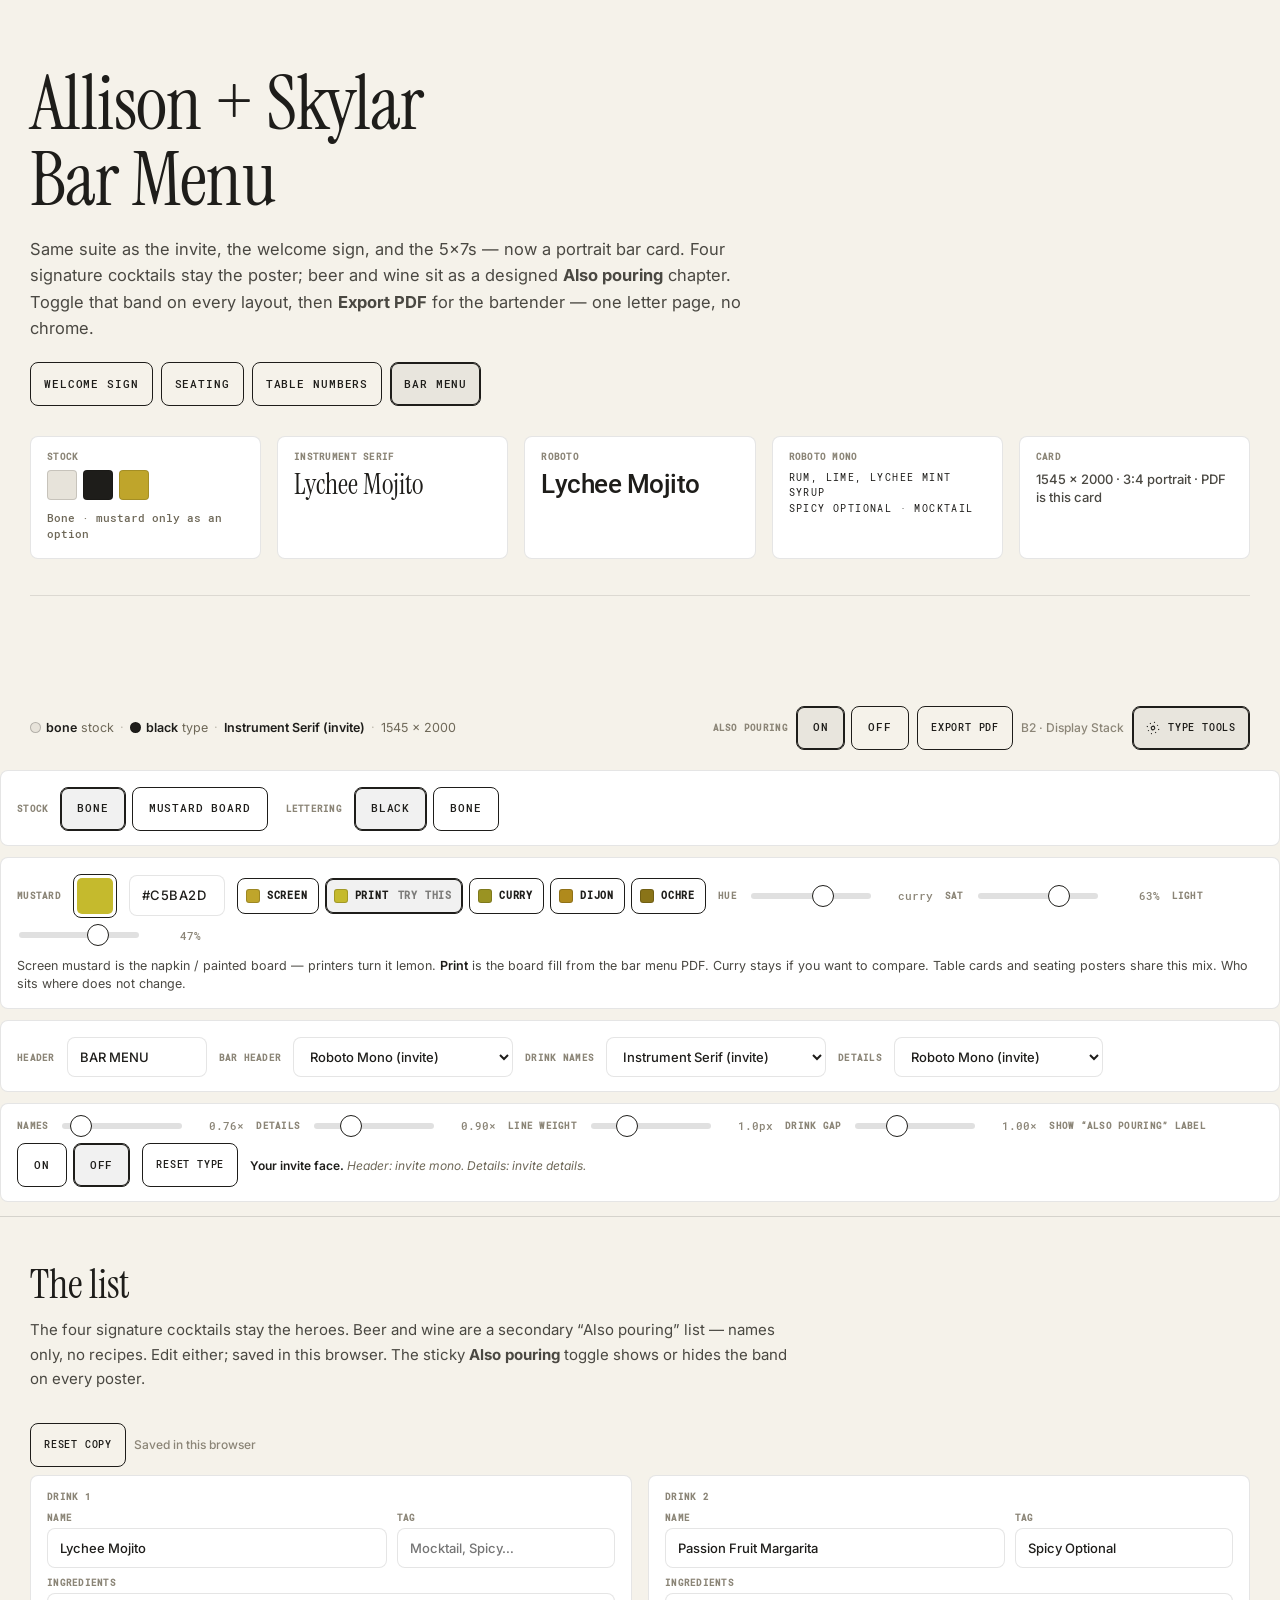
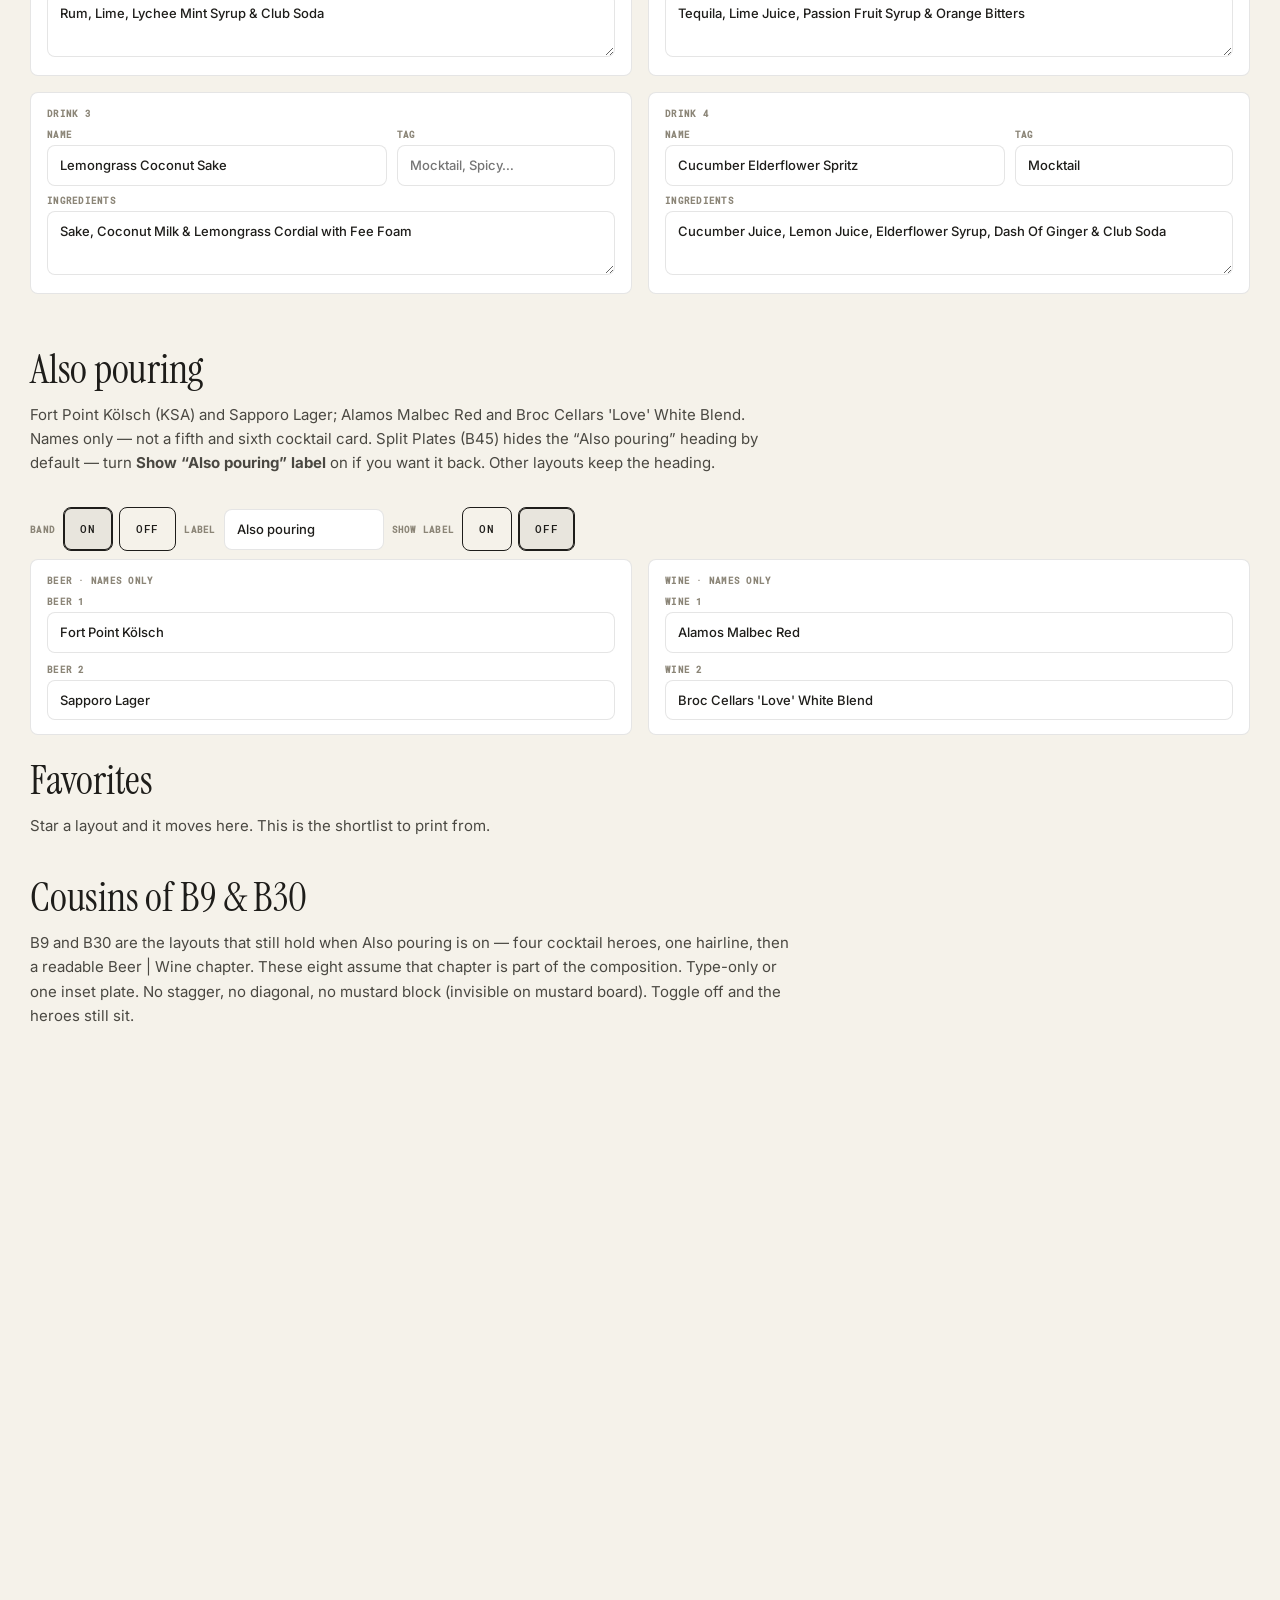
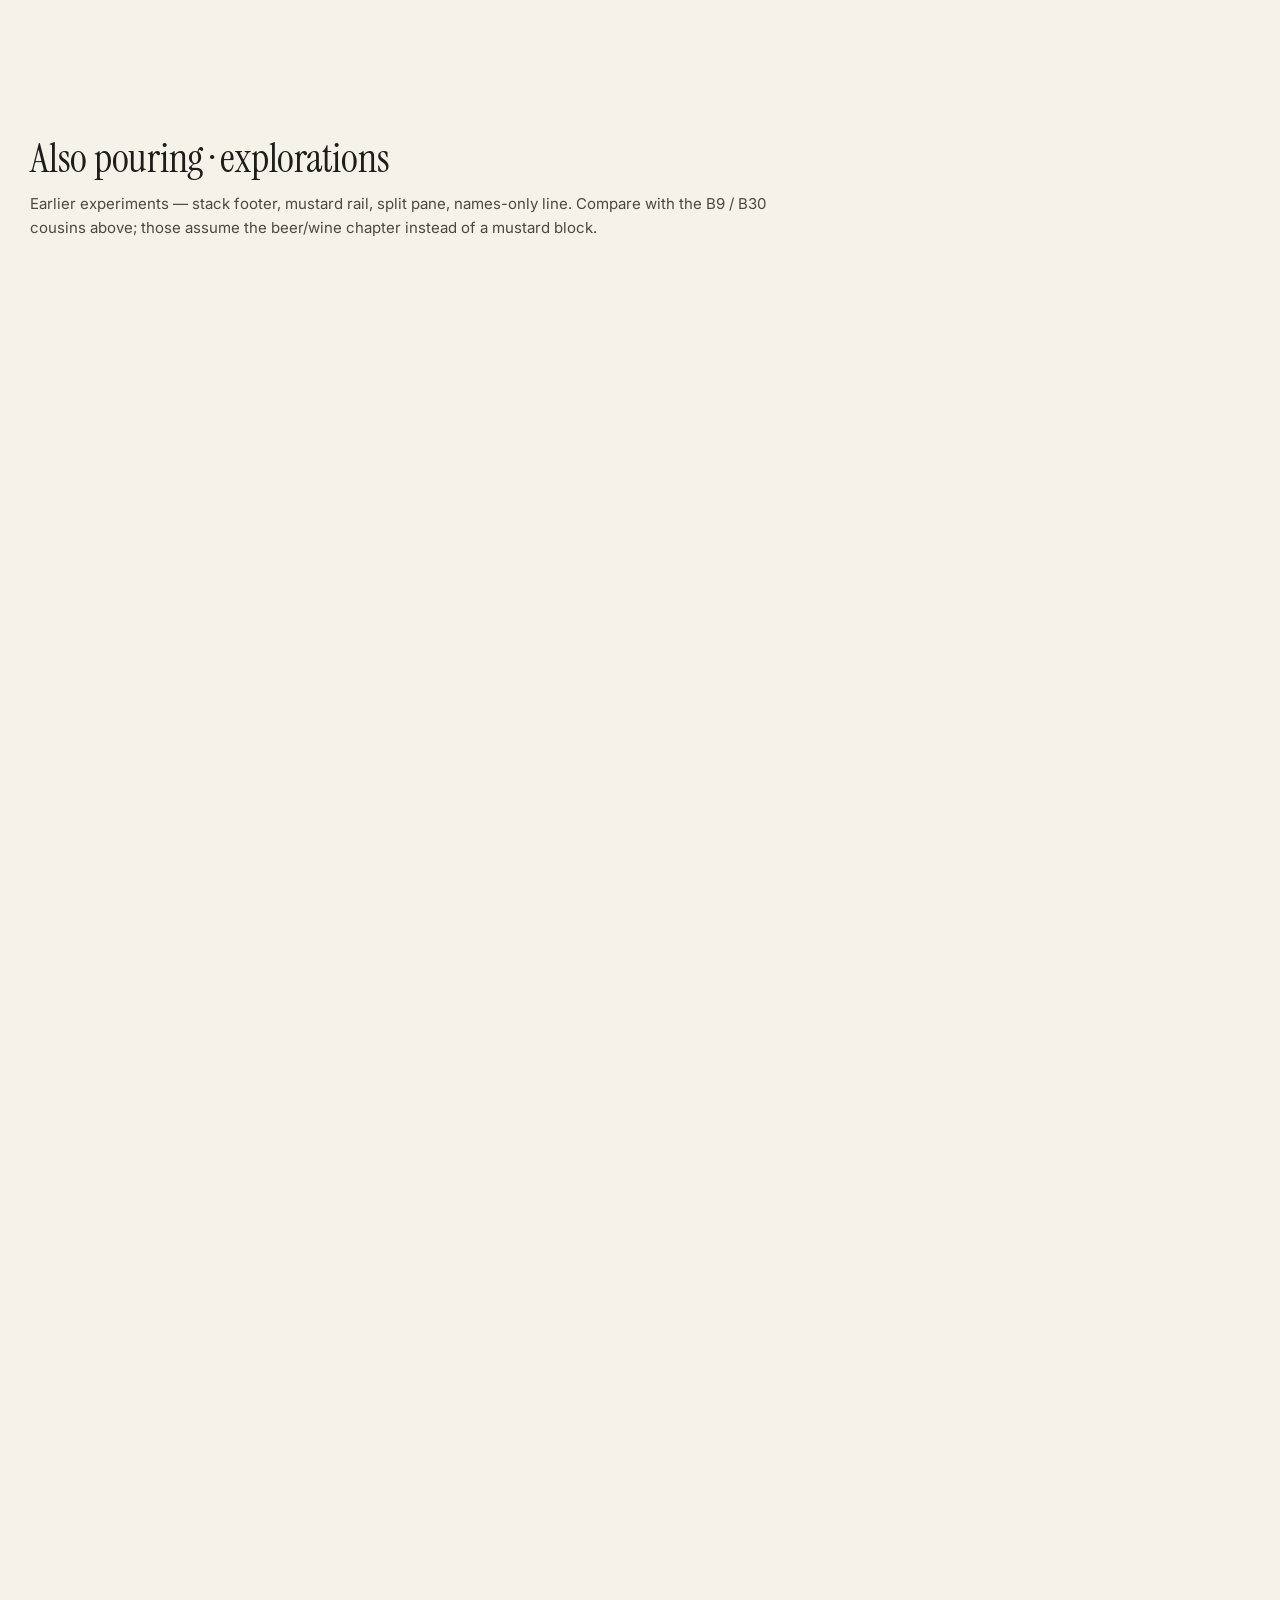
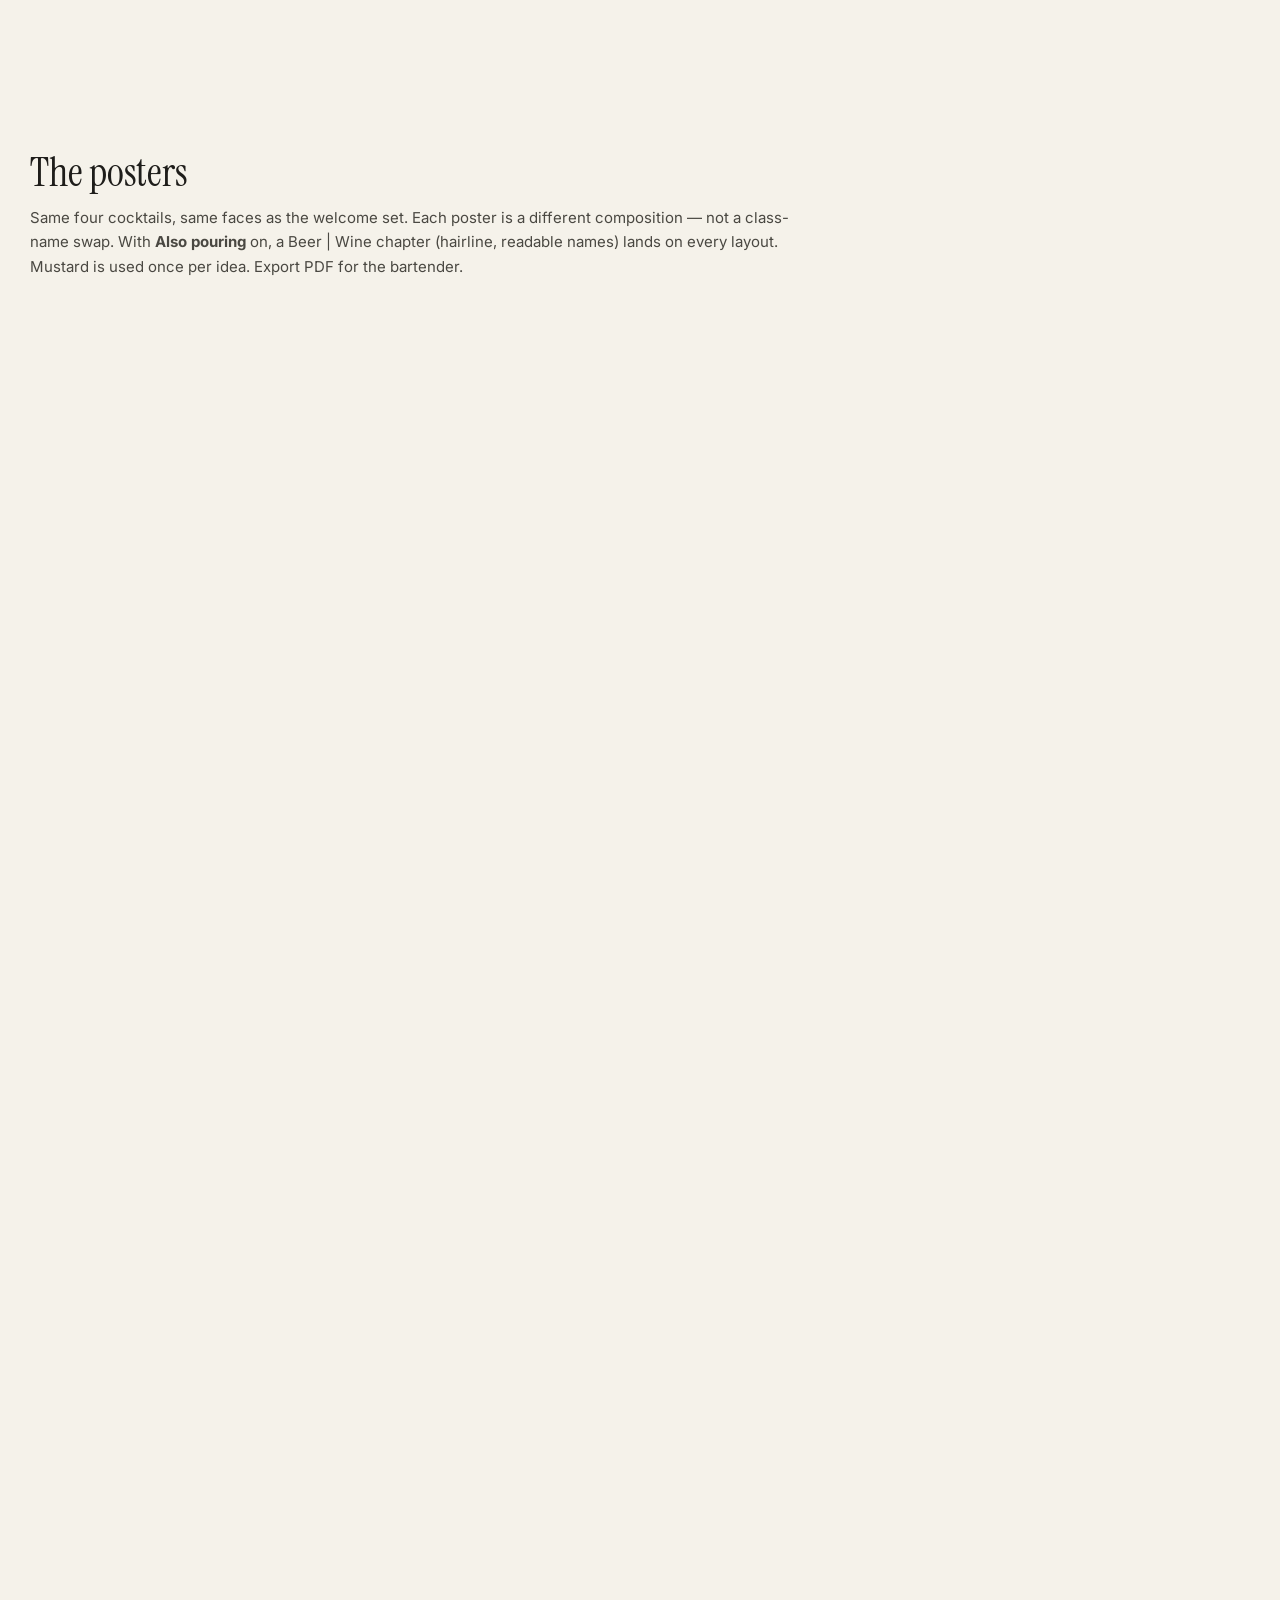
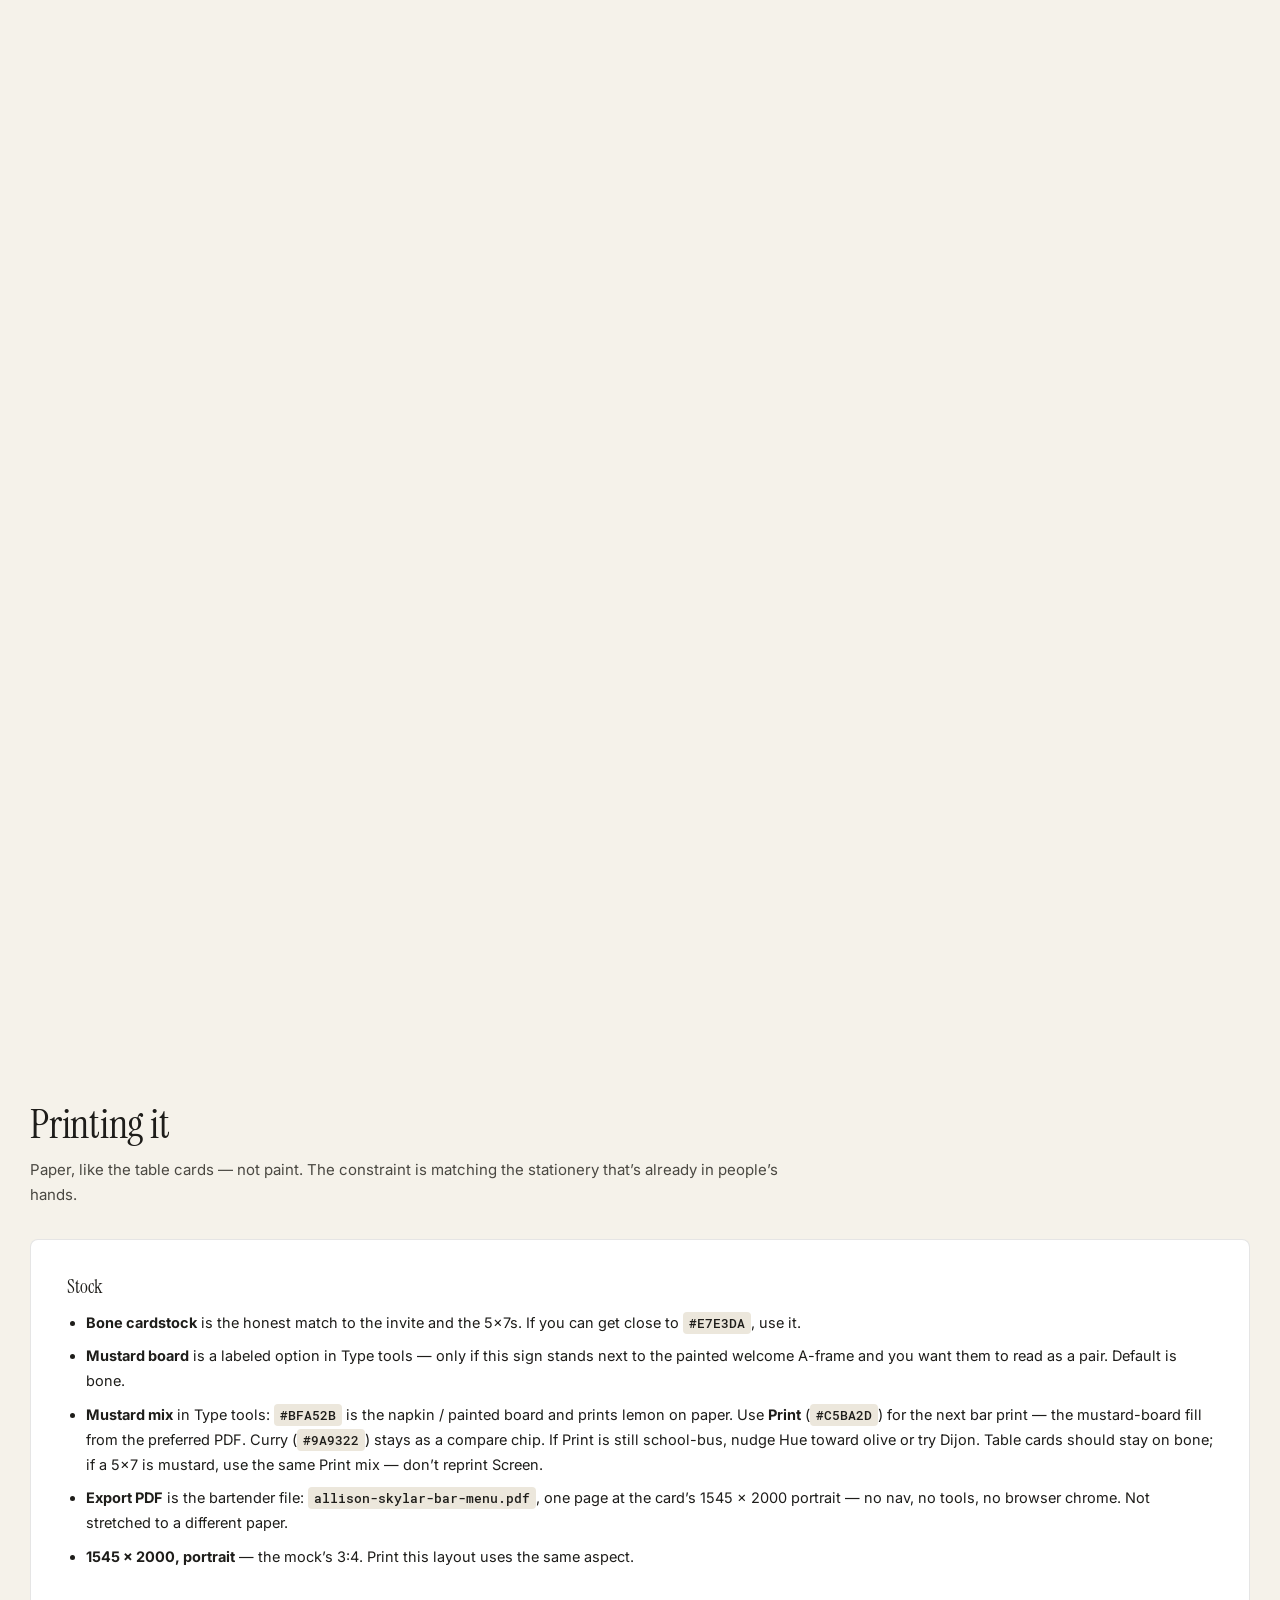
<file: bar.html>
<!DOCTYPE html>
<html lang="en" data-fav-key="wedding-bar-favorites-v1">
<meta charset="utf-8">
<title>Allison + Skylar — Bar Menu</title>
<meta name="viewport" content="width=device-width, initial-scale=1">
<link rel="preconnect" href="https://fonts.googleapis.com">
<link rel="preconnect" href="https://fonts.gstatic.com" crossorigin>
<link href="https://fonts.googleapis.com/css2?family=Inter:wght@400..700&display=swap" rel="stylesheet">
<link rel="stylesheet" href="assets/fonts/suite.css">

<style>
:root{
  --bone:#E7E3DA;
  --ink:#1E1D1A;
  --ink-soft:#4A4842;
  --mustard:#BFA52B;
  --page:#F5F2EA;
  --accent:#BFA52B;
  --nmfont:var(--font-invite-serif);
  --accfont:var(--font-invite-serif);
  --detfont:var(--font-invite-mono);
  --hdrfont:var(--font-invite-mono);
  --hdrwt:400;
  --hdrtrk:.2em;
  --nmwt:400;
  --nmtrk:-.006em;
  --nmscale:.76;
  --labscale:.9;
  --rulew:1px;
  --drinkgap:1;
  --detwt:400;
  --dettrk:.2em;
  --dettrk2:.13em;
  --stack-hang:0px;
  --stack-hang-ing:0px;
  --cap-inset:1.6cqi;
  --radius:8px;
  --chrome-border:1px solid var(--ink);
}
*{box-sizing:border-box}
body{margin:0;background:var(--page);color:var(--ink);
  font-family:Inter,-apple-system,BlinkMacSystemFont,sans-serif;-webkit-font-smoothing:antialiased}
.wrap{max-width:1280px;margin:0 auto;padding:0 30px 100px}

header{padding:66px 0 36px;border-bottom:1.5px solid var(--ink)}
h1{font-family:'Instrument Serif',serif;font-weight:400;font-size:clamp(40px,7.2vw,76px);
   line-height:1.0;letter-spacing:-.008em;margin:0 0 18px}
.sub{font-size:16.5px;line-height:1.6;max-width:720px;color:var(--ink-soft);margin:0}
.navlinks{display:flex;flex-wrap:wrap;gap:8px;width:max-content;max-width:100%;margin-top:20px}
.navlinks a{font:600 11px/1 'Roboto Mono',monospace;letter-spacing:.08em;text-transform:uppercase;
  color:var(--ink);text-decoration:none;padding:10px 13px;border:1px solid var(--ink);
  border-radius:var(--radius);background:transparent;
  min-height:44px;display:inline-flex;align-items:center;justify-content:center}
.navlinks a:hover{background:rgba(30,29,26,.06)}
.navlinks a[aria-current="page"],.navlinks a[aria-current="page"]:hover{
  background:rgba(30,29,26,.06);color:var(--ink);box-shadow:inset 0 0 0 1px var(--ink)}

.suite{display:grid;grid-template-columns:repeat(auto-fit,minmax(168px,1fr));gap:16px;margin-top:30px}
.suitecard{border:1px solid rgba(0,0,0,.14);border-radius:7px;padding:15px 16px;background:#fbf9f5}
.suitecard b{display:block;font:700 9.5px/1 'Roboto Mono',monospace;letter-spacing:.15em;
  text-transform:uppercase;color:#8b8577;margin-bottom:9px}
.chips{display:flex;gap:6px;flex-wrap:wrap}
.chip{width:30px;height:30px;border-radius:4px;border:1px solid rgba(0,0,0,.14)}

.controls{position:sticky;top:0;z-index:30;background:var(--page);
  border-bottom:1px solid rgba(0,0,0,.13);padding:10px 0 14px;margin-bottom:40px}
.controls .inner{max-width:1280px;margin:0 auto;padding:0 30px;display:flex;gap:12px;align-items:center;flex-wrap:wrap}
.barhead{justify-content:space-between}
#panel{max-height:0;overflow:hidden;opacity:0;
  transition:max-height .34s cubic-bezier(.4,0,.2,1),opacity .22s,padding .34s}
#panel.open{max-height:2400px;opacity:1;padding-top:12px}
.chrome-actions{display:flex;flex-wrap:wrap;gap:8px;align-items:center}
#gear{appearance:none;display:inline-flex;align-items:center;gap:8px;
  border:var(--chrome-border);background:transparent;color:var(--ink);
  border-radius:var(--radius);padding:10px 15px 10px 12px;cursor:pointer;min-height:44px;
  font:600 10.5px/1 'Roboto Mono',monospace;letter-spacing:.11em;text-transform:uppercase}
#gear:hover,#gear.open{background:rgba(30,29,26,.06);color:var(--ink)}
#gear.open{box-shadow:inset 0 0 0 1px var(--ink)}
#gear svg{width:14px;height:14px;flex:none;transition:transform .35s}
#gear.open svg{transform:rotate(60deg)}
.lbl{font:700 9.5px/1 'Roboto Mono',monospace;letter-spacing:.16em;text-transform:uppercase;color:#8b8577}
.toggle{display:flex;border:var(--chrome-border);border-radius:var(--radius);overflow:hidden}
.toggle button{appearance:none;border:0;background:transparent;cursor:pointer;
  font:500 10.5px/1 'Roboto Mono',monospace;letter-spacing:.08em;text-transform:uppercase;
  padding:12px 16px;color:var(--ink);min-height:44px}
.toggle button.on{background:rgba(30,29,26,.06);color:var(--ink);box-shadow:inset 0 0 0 1px var(--ink)}
input.f,select.f,textarea.f{font:500 12.5px/1.4 Inter,sans-serif;padding:10px 12px;border:1.5px solid rgba(0,0,0,.25);
  border-radius:6px;background:#fff;color:var(--ink)}
select.f{cursor:pointer;max-width:220px}
textarea.f{min-height:64px;resize:vertical;width:100%}
#summary{font:400 12.5px/1.4 Inter,sans-serif;color:#6e6858}
#summary b{font-weight:600;color:var(--ink)}
#summary .dot{opacity:.4;margin:0 6px}
.swatchdot{display:inline-block;width:11px;height:11px;border-radius:50%;
  border:1px solid rgba(0,0,0,.22);vertical-align:-1px;margin-right:5px}
.warn{display:none;align-items:center;gap:7px;font:500 11.5px/1.4 Inter,sans-serif;
  color:#7d2f1c;background:#F6DFD8;border:1px solid #E0B4A8;border-radius:6px;
  padding:8px 11px}
.warn.show{display:flex}
.xbtn{appearance:none;border:1.5px solid var(--ink);background:#fff;color:var(--ink);
  border-radius:var(--radius);padding:10px 13px;cursor:pointer;min-height:44px;
  font:500 10px/1 'Roboto Mono',monospace;letter-spacing:.06em;text-transform:uppercase}
.xbtn:hover{background:rgba(30,29,26,.06)}
.xbtn:disabled{opacity:.45;cursor:wait}
.xbtn.primary{border-color:var(--ink);background:transparent;color:var(--ink)}
.xbtn.primary:hover{background:rgba(30,29,26,.06);color:var(--ink)}
.typenote{font:400 12px/1.45 Inter,sans-serif;color:#6e6858;font-style:italic}
.typenote b{font-style:normal;font-weight:600;color:var(--ink)}
.sl{display:flex;align-items:center;gap:8px}
.sl input[type=range]{-webkit-appearance:none;appearance:none;width:120px;height:6px;border-radius:999px;
  background:rgba(0,0,0,.2);outline:none;cursor:pointer}
.sl input[type=range]::-webkit-slider-thumb{-webkit-appearance:none;width:22px;height:22px;border-radius:50%;
  background:var(--ink);cursor:pointer;border:0}
.sl input[type=range]::-moz-range-thumb{width:22px;height:22px;border-radius:50%;
  background:var(--ink);cursor:pointer;border:0}
.sl output{font:500 11px/1 'Roboto Mono',monospace;color:#6e6858;min-width:52px;text-align:right}

h2{font-family:'Instrument Serif',serif;font-weight:400;font-size:clamp(27px,3.7vw,41px);
   margin:78px 0 7px;letter-spacing:-.006em;scroll-margin-top:170px}
h2:first-of-type{margin-top:0}
.secnote{font-size:15px;color:var(--ink-soft);max-width:760px;margin:0 0 32px;line-height:1.62}

.drink-editor{display:grid;grid-template-columns:repeat(2,minmax(0,1fr));gap:16px;margin:0 0 18px}
.pouring-editor input.f{margin-bottom:12px;width:100%}
.pouring-editor input.f:last-child{margin-bottom:0}
#pouring-heading{margin-top:48px}
.drink-card,#panel .inner{border:1.5px solid rgba(0,0,0,.14);border-radius:9px;padding:16px 16px 14px;background:#fff}
#panel .inner{margin-top:8px}
.drink-card .kicker{font:700 9.5px/1 'Roboto Mono',monospace;letter-spacing:.14em;text-transform:uppercase;color:#8b8577;margin:0 0 12px}
.drink-card label{display:block;font:700 9px/1 'Roboto Mono',monospace;letter-spacing:.14em;text-transform:uppercase;color:#8b8577;margin:0 0 6px}
.drink-card .row{display:grid;grid-template-columns:1.4fr .9fr;gap:10px;margin-bottom:10px}
.drink-card input.f{width:100%}
.editor-tools{display:flex;flex-wrap:wrap;gap:8px;align-items:center;margin-bottom:8px}
.layout-saved{font:500 12px/1.3 Inter,sans-serif;color:#8b8577}
@media (max-width:720px){
  .drink-editor{grid-template-columns:1fr}
  .drink-card .row{grid-template-columns:1fr}
}

.grid{display:grid;grid-template-columns:repeat(auto-fill,minmax(360px,1fr));gap:40px 32px}
.grid > div{content-visibility:auto;contain-intrinsic-size:auto 640px}

.frame{
  aspect-ratio:1545/2000;border-radius:2px;overflow:hidden;position:relative;display:flex;
  box-shadow:0 1px 2px rgba(0,0,0,.10),0 16px 38px rgba(0,0,0,.14);
  container-type:inline-size;container-name:card;background:#fff;
}
.sign{flex:1;position:relative;display:flex;flex-direction:column;padding:8% 8.5%;min-height:0;min-width:0;color:var(--ink);background:var(--bone)}
.spacer{flex:1}
.optical{flex:1;display:flex;flex-direction:column;justify-content:center;min-height:0}
.meta{margin-top:15px}
.meta h3{font:600 14.5px/1.3 Inter,sans-serif;margin:0 0 5px;letter-spacing:-.012em}
.meta p{font-size:12.8px;line-height:1.58;color:#6e6858;margin:0}
.tag{display:inline-block;font:600 9px/1 'Roboto Mono',monospace;letter-spacing:.11em;
  text-transform:uppercase;padding:5px 8px;border-radius:4px;margin:9px 6px 0 0;
  background:rgba(0,0,0,.06);color:#6e6858}
.tag.star{background:rgba(30,29,26,.06);color:var(--ink)}
.export-bar{display:flex;flex-wrap:wrap;gap:6px;margin-top:12px;align-items:center}

.meta-head{display:flex;align-items:flex-start;justify-content:space-between;gap:10px;margin-bottom:5px}
.meta-head h3{margin:0;flex:1}
.starbtn{appearance:none;border:1.5px solid rgba(0,0,0,.22);background:#fff;color:#8b8577;
  width:34px;height:34px;border-radius:8px;cursor:pointer;flex:none;
  display:inline-flex;align-items:center;justify-content:center;padding:0}
.starbtn svg{width:16px;height:16px;display:block}
.starbtn:hover{border-color:var(--ink);color:var(--ink)}
.starbtn.on{background:rgba(30,29,26,.06);border-color:var(--ink);color:var(--ink)}
.starbtn .star-fill{display:none}
.starbtn.on .star-outline{display:none}
.starbtn.on .star-fill{display:block}
.layout-card.is-fav .frame{outline:2px solid var(--ink);outline-offset:3px}
.layout-card.is-pick .frame,.grid > div.is-pick .frame{outline:2px solid var(--ink);outline-offset:3px}
.layout-card.is-pick .frame{box-shadow:0 1px 2px rgba(0,0,0,.10),0 16px 38px rgba(0,0,0,.18)}

.nm{font-family:var(--nmfont);font-weight:var(--nmwt);letter-spacing:var(--nmtrk)}
.acc{font-family:var(--accfont);font-style:italic}
.k{font-family:var(--hdrfont);font-weight:var(--hdrwt);font-size:calc(3.05cqi * var(--labscale,1));letter-spacing:var(--hdrtrk);line-height:1.5;text-transform:uppercase}
.det{font-family:var(--detfont);font-weight:var(--detwt);font-size:calc(2.72cqi * var(--labscale,1));letter-spacing:var(--dettrk2);line-height:1.55;text-transform:uppercase}
.drink-name{font-family:var(--nmfont);font-weight:var(--nmwt);
  letter-spacing:calc(var(--nmtrk) - .01em);
  font-size:calc(7.1cqi * var(--nmscale,1));line-height:1.12;
  padding-bottom:.52em;
  text-wrap:balance;overflow-wrap:normal;word-break:normal;hyphens:none}
.drink-ing{font-family:var(--detfont);font-weight:var(--detwt);
  font-size:calc(2.72cqi * var(--labscale,1));
  letter-spacing:calc(var(--dettrk2) + .04em);line-height:1.45;text-transform:uppercase;
  margin-top:0;margin-left:var(--stack-hang-ing);max-width:42em}
.accent-rule{background:var(--accent);height:var(--rulew);width:100%;flex:none}
.name-rule{background:currentColor;height:var(--rulew);width:22%;flex:none;
  margin:.32em 0 .22em}
.drink-tag{font-family:var(--detfont);font-weight:var(--detwt);
  font-size:calc(2.35cqi * var(--labscale,1));
  letter-spacing:var(--dettrk);line-height:1.15;text-transform:uppercase;
  margin-top:0;margin-left:var(--stack-hang);
  padding:0 0 .72em;background:none;border:0;border-radius:0}
.drink.no-tag .drink-tag{display:none}
.rule,.hair,.spine-rule,.menu-rule,.horizon-rule{background:currentColor;flex:none}
.rule,.hair,.menu-rule,.horizon-rule{height:var(--rulew);width:100%}
.spine-rule{width:var(--rulew);align-self:stretch}
.agave{width:22%;flex:none;fill:currentColor}
.mustard-band{background:var(--accent);color:var(--ink);flex:none}
.ink-band{background:var(--ink);color:var(--bone);flex:none}
.jrow{display:flex;justify-content:space-between;width:100%;letter-spacing:0!important}
svg.reg [stroke]{stroke-width:var(--rulew);vector-effect:non-scaling-stroke}
.lock{font-family:var(--nmfont);font-weight:var(--nmwt);letter-spacing:var(--nmtrk);line-height:.96}
.plate{border:var(--rulew) solid currentColor}

/* Also pouring — secondary beer/wine chapter. Names only; not cocktail peers. */
.pouring-band{
  display:flex;flex-direction:column;align-items:stretch;
  flex:none;width:100%;min-width:0;padding-top:2.8%}
.pouring-band .hair,.pouring-band .accent-rule{width:100%;align-self:stretch;margin:0 0 2.6%}
.pouring-kicker{
  font-family:var(--hdrfont);font-weight:var(--hdrwt);
  font-size:calc(2.28cqi * var(--labscale,1));letter-spacing:var(--hdrtrk);
  line-height:1.3;text-transform:uppercase;margin:0 0 2.1%}
.pouring-cols{display:grid;grid-template-columns:minmax(0,1fr) minmax(0,1fr);gap:1.4% 8%;align-items:start}
.pouring-col-label{
  font-family:var(--detfont);font-weight:var(--detwt);
  font-size:calc(1.95cqi * var(--labscale,1));letter-spacing:var(--dettrk);
  line-height:1.2;text-transform:uppercase;margin:0 0 .7em}
.pouring-name{
  font-family:var(--nmfont);font-weight:var(--nmwt);
  letter-spacing:calc(var(--nmtrk) - .01em);
  font-size:calc(4.7cqi * var(--nmscale,1));line-height:1.16;
  padding-bottom:.28em;text-wrap:balance;overflow-wrap:anywhere}
.pouring-name:last-child{padding-bottom:0}
.pouring-line{
  font-family:var(--nmfont);font-weight:var(--nmwt);
  letter-spacing:calc(var(--nmtrk) - .006em);
  font-size:calc(3.65cqi * var(--nmscale,1));line-height:1.32;text-wrap:balance}
.pouring-chrome{display:inline-flex;align-items:center;gap:8px}
html.hide-pouring [data-pouring-band]{display:none !important}
html:not(.hide-pouring) [data-layout="ruled"] .drink-list{grid-template-rows:repeat(4,minmax(min-content,1fr))}
html:not(.hide-pouring) [data-layout="ruled"] .drink-name{font-size:calc(5.85cqi * var(--nmscale,1))}
html:not(.hide-pouring) [data-layout="ledger"] .ledger-list,
html:not(.hide-pouring) [data-layout="ledgerplain"] .ledger-list{padding-bottom:1.4%}
html:not(.hide-pouring) [data-layout="cropped"] .pouring-band{padding:2.2% 7.5% 0}
html:not(.hide-pouring) [data-layout="columns"] .pouring-band{padding-top:3.4%}
html:not(.hide-pouring) [data-layout="stack"] .pouring-band,
html:not(.hide-pouring) [data-layout="stackrule"] .pouring-band{text-align:left;padding-top:3.2%}
html:not(.hide-pouring) [data-layout="stack"] .pouring-kicker,
html:not(.hide-pouring) [data-layout="stackrule"] .pouring-kicker,
html:not(.hide-pouring) [data-layout="specimen"] .pouring-kicker{text-align:center}
html:not(.hide-pouring) [data-layout="stack"] .drink-name{font-size:calc(7.35cqi * var(--nmscale,1))}
html:not(.hide-pouring) [data-layout="stackrule"] .drink-name{font-size:calc(6.7cqi * var(--nmscale,1))}
html:not(.hide-pouring) [data-layout="flush"] .drink-name{font-size:calc(6.45cqi * var(--nmscale,1))}
html:not(.hide-pouring) [data-layout="overlap"] .drink-name{font-size:calc(6.5cqi * var(--nmscale,1))}

/* B1 · S5 Ruled Editorial — even padding around one-weight rules */
[data-layout="ruled"]{padding:8cqi 7.5cqi 7.5cqi;align-items:stretch}
[data-layout="ruled"] .menu-head,
[data-layout="ruled"] .drink-list,
[data-layout="ruled"] .menu-foot{width:100%;max-width:100%;min-width:0;align-self:stretch;box-sizing:border-box}
[data-layout="ruled"] .menu-head{border-bottom:var(--rulew) solid currentColor;padding-bottom:2.8%;margin:0}
[data-layout="ruled"] .drink-list{flex:1;display:grid;grid-template-columns:minmax(0,1fr);grid-template-rows:repeat(4,minmax(min-content,1fr));min-height:0}
[data-layout="ruled"] .drink{display:flex;flex-direction:column;justify-content:center;border-bottom:var(--rulew) solid currentColor;width:100%;min-width:0;padding:2.6% 0}
[data-layout="ruled"] .drink:last-child{border-bottom:0}
[data-layout="ruled"] .drink-name{font-size:calc(6.6cqi * var(--nmscale,1))}
[data-layout="ruled"] .drink-ing,[data-layout="ruled"] .drink-tag{margin-left:0;padding-left:var(--cap-inset)}
[data-layout="ruled"] .menu-foot{border-top:var(--rulew) solid currentColor;padding-top:2.8%;padding-left:0;display:flex;justify-content:space-between;gap:8px}

[data-layout="headerrule"]{padding:8% 7.5% 7.5%}
[data-layout="headerrule"] .menu-head{padding-bottom:2.4%}
[data-layout="headerrule"] .accent-rule{margin-bottom:4%}
[data-layout="headerrule"] .drink-list{flex:1;display:flex;flex-direction:column;justify-content:space-evenly;gap:calc(2.6cqi * (var(--drinkgap,1) - 1))}
[data-layout="headerrule"] .drink-name{font-size:calc(6.6cqi * var(--nmscale,1))}
[data-layout="headerrule"] .drink-ing,[data-layout="headerrule"] .drink-tag{margin-left:0;padding-left:var(--cap-inset)}

/* B2 · S2 Display Stack — optically centred cluster, names at display size */
[data-layout="stack"]{padding:8% 6.5%;text-align:center}
[data-layout="stack"] .k{margin:0}
[data-layout="stack"] .optical{flex:1;justify-content:center;padding:0}
[data-layout="stack"] .drink-list{display:flex;flex-direction:column;gap:calc(2.8cqi * var(--drinkgap,1))}
[data-layout="stack"] .drink-name{font-size:calc(8.6cqi * var(--nmscale,1));line-height:1.12}
[data-layout="stack"] .drink-ing{margin-left:auto;margin-right:auto;max-width:34em;font-size:calc(2.45cqi * var(--labscale,1))}
[data-layout="stack"] .drink-tag{margin-left:0}

/* B3 · S1 Flush — left edge, agave stamp holding the bottom */
[data-layout="flush"]{padding:7.5% 7%}
[data-layout="flush"] .k{margin:0}
[data-layout="flush"] .optical{flex:1;justify-content:center;padding:0}
[data-layout="flush"] .drink-list{display:flex;flex-direction:column;gap:calc(2.6cqi * var(--drinkgap,1))}
[data-layout="flush"] .drink-name{font-size:calc(7.4cqi * var(--nmscale,1))}
[data-layout="flush"] .drink-ing,[data-layout="flush"] .drink-tag{margin-left:0;padding-left:var(--cap-inset)}
[data-layout="flush"] .agave-row{display:flex;align-items:flex-end;justify-content:space-between;gap:12px;flex:none;padding-top:0}
[data-layout="flush"] .agave{width:28%}

[data-layout="flushrule"]{padding:7.5% 7%}
[data-layout="flushrule"] .k{margin:0}
[data-layout="flushrule"] .drink-list{flex:1;display:flex;flex-direction:column;justify-content:space-evenly;gap:calc(2.6cqi * (var(--drinkgap,1) - 1))}
[data-layout="flushrule"] .drink-name{font-size:calc(7.4cqi * var(--nmscale,1));padding-bottom:0}
[data-layout="flushrule"] .drink-ing,[data-layout="flushrule"] .drink-tag{margin-left:0;padding-left:var(--cap-inset)}
[data-layout="flushrule"] .name-rule{width:18%}

/* B4 · Two-column — mustard as the one rule */
[data-layout="columns"]{padding:8% 7%}
[data-layout="columns"] .cols{flex:1;display:grid;grid-template-columns:1.15fr .85fr;gap:0 6.5%;min-height:0;padding-top:5%}
[data-layout="columns"] .col{display:flex;flex-direction:column;min-width:0}
[data-layout="columns"] .col-main{justify-content:space-between;padding:1% 0 2%}
[data-layout="columns"] .col-side{padding-left:8%;border-left:var(--rulew) solid var(--accent);justify-content:center}
[data-layout="columns"] .col-label{margin-bottom:6%}
[data-layout="columns"] .col-main .drink-name,[data-layout="columns"] .col-side .drink-name{font-size:calc(5.8cqi * var(--nmscale,1))}
[data-layout="columns"] .drink-ing{max-width:none}

/* B5 · Ledger — mustard as the one block */
[data-layout="ledger"]{padding:0}
[data-layout="ledger"] .mustard-band{padding:6.6% 8% 5.6%;text-align:center}
[data-layout="ledger"] .mustard-band .k{font-size:calc(2.2cqi * var(--labscale,1))}
[data-layout="ledger"] .mustard-band .det{margin-top:2.2%}
[data-layout="ledger"] .ledger-list{flex:1;display:grid;grid-template-rows:repeat(4,minmax(min-content,1fr));padding:1% 7.5% 6.5%;min-height:0}
[data-layout="ledger"] .ledger-row{display:grid;grid-template-columns:auto minmax(0,1fr);gap:1.5% 4%;align-items:center;border-bottom:var(--rulew) solid currentColor;min-width:0;padding:1.8% 0}
[data-layout="ledger"] .ledger-row:last-child{border-bottom:0}
[data-layout="ledger"] .ledger-num{font-family:var(--nmfont);font-weight:var(--nmwt);letter-spacing:calc(var(--nmtrk) - .01em);
  font-size:calc(5.6cqi * var(--nmscale,1));line-height:.8}
[data-layout="ledger"] .drink-name{font-size:calc(6.4cqi * var(--nmscale,1))}
[data-layout="ledger"] .drink-tag{display:block}
[data-layout="ledger"] .ledger-row{padding:2.2% 0}

[data-layout="ledgerplain"]{padding:0}
[data-layout="ledgerplain"] .mustard-band{padding:6.6% 8% 5.6%;text-align:center}
[data-layout="ledgerplain"] .ledger-list{flex:1;display:grid;grid-template-rows:repeat(4,minmax(min-content,1fr));padding:1% 7.5% 6.5%;min-height:0}
[data-layout="ledgerplain"] .ledger-row{display:flex;align-items:center;border-bottom:var(--rulew) solid currentColor;min-width:0;padding:2.2% 0}
[data-layout="ledgerplain"] .ledger-row:last-child{border-bottom:0}
[data-layout="ledgerplain"] .drink-name{font-size:calc(6.8cqi * var(--nmscale,1))}

/* B6 · Spine — rotated header, 1px rule */
[data-layout="spine"]{flex-direction:row;padding:8% 6.5%;gap:2.2%}
[data-layout="spine"] .spine{flex:none;display:flex;align-items:stretch;gap:6px}
[data-layout="spine"] .spine-k{writing-mode:vertical-rl;transform:rotate(180deg);align-self:stretch;
  font-size:calc(2.45cqi * var(--labscale,1));letter-spacing:.32em}
[data-layout="spine"] .optical{padding-bottom:1.6%;padding-top:.5%}
[data-layout="spine"] .drink-list{display:flex;flex-direction:column;gap:calc(3.6cqi * var(--drinkgap,1))}
[data-layout="spine"] .drink-name{font-size:calc(7.2cqi * var(--nmscale,1))}

[data-layout="spinecenter"]{flex-direction:row;padding:8% 6.5%;gap:2.2%}
[data-layout="spinecenter"] .spine{flex:none;display:flex;align-items:stretch;gap:6px}
[data-layout="spinecenter"] .spine-k{writing-mode:vertical-rl;transform:rotate(180deg);align-self:stretch;
  font-size:calc(2.45cqi * var(--labscale,1));letter-spacing:.32em}
[data-layout="spinecenter"] .optical{flex:1;justify-content:center;padding:0}
[data-layout="spinecenter"] .drink-list{display:flex;flex-direction:column;justify-content:center;gap:calc(3.6cqi * var(--drinkgap,1))}
[data-layout="spinecenter"] .drink-name{font-size:calc(7.2cqi * var(--nmscale,1))}

[data-layout="typeonly"]{padding:8.5% 8%;justify-content:space-evenly}
[data-layout="typeonly"] .type-cluster{display:contents}
[data-layout="typeonly"] .k{margin:0;padding:0}
[data-layout="typeonly"] .drink-list{display:contents}
[data-layout="typeonly"] .drink-name{font-size:calc(7.6cqi * var(--nmscale,1))}
[data-layout="typeonly"] .drink + .drink{margin-top:calc(6cqi * (var(--drinkgap,1) - 1))}
html:not(.hide-pouring) [data-layout="typeonly"]{justify-content:stretch;padding:8% 8% 6.6%}
html:not(.hide-pouring) [data-layout="typeonly"] .type-cluster{
  display:flex;flex-direction:column;justify-content:space-evenly;flex:1;min-height:0}
html:not(.hide-pouring) [data-layout="typeonly"] .drink-name{
  font-size:calc(6.4cqi * var(--nmscale,1));
  padding-bottom:.4em}
html:not(.hide-pouring) [data-layout="typeonly"] .pouring-band{padding-top:3.4%}
html:not(.hide-pouring) [data-layout="typeonly"] .pouring-band .hair{margin:0 0 2.8%}
html:not(.hide-pouring) [data-layout="typeonly"] .pouring-kicker{margin:0 0 2.4%}
html:not(.hide-pouring) [data-layout="typeonly"] .pouring-name{font-size:calc(4.9cqi * var(--nmscale,1))}

/* B7 · Tag column — mustard as the one label */
[data-layout="tags"]{padding:8% 7% 7.5%}
[data-layout="tags"] .drink-list{flex:1;display:grid;grid-template-rows:repeat(4,minmax(min-content,1fr));min-height:0;padding-top:2%}
[data-layout="tags"] .drink{display:grid;grid-template-columns:24% minmax(0,1fr);gap:2% 4%;align-items:center;min-width:0}
[data-layout="tags"] .drink-tag{display:block;margin:0;padding-bottom:0;text-align:right;color:var(--accent);
  font-size:calc(1.62cqi * var(--labscale,1));letter-spacing:.18em;line-height:1.4}
[data-layout="tags"] .drink.no-tag .drink-tag{display:block;visibility:hidden}
[data-layout="tags"] .drink-name{font-size:calc(7cqi * var(--nmscale,1))}

[data-layout="marks"]{padding:10% 9%;text-align:center}
[data-layout="marks"] .marks-frame{position:relative;flex:1;display:flex;flex-direction:column;min-height:0}
[data-layout="marks"] .reg{position:absolute;inset:0;width:100%;height:100%;overflow:visible;pointer-events:none}
[data-layout="marks"] .optical{padding:4% 2%}
[data-layout="marks"] .drink-list{display:flex;flex-direction:column;gap:calc(4.4cqi * var(--drinkgap,1))}
[data-layout="marks"] .drink-tag,[data-layout="marks"] .drink-ing{margin-left:0}
[data-layout="marks"] .drink-name{font-size:calc(7.4cqi * var(--nmscale,1))}

[data-layout="diptych"]{padding:0}
[data-layout="diptych"] .diptych-main{flex:1.55;padding:8% 8% 5%;display:flex;flex-direction:column;min-height:0}
[data-layout="diptych"] .drink-list{flex:1;display:flex;flex-direction:column;justify-content:space-evenly;gap:calc(2.6cqi * (var(--drinkgap,1) - 1))}
[data-layout="diptych"] .drink-name{font-size:calc(7.2cqi * var(--nmscale,1))}
[data-layout="diptych"] .ink-band{padding:7% 8%;display:flex;flex-direction:column;justify-content:center;gap:10px}

[data-layout="stagger"]{padding:8% 7.5%}
[data-layout="stagger"] .drink-list{flex:1;display:flex;flex-direction:column;justify-content:space-between;padding:5% 0 2%}
[data-layout="stagger"] .drink:nth-child(even){text-align:right;align-self:flex-end;max-width:86%}
[data-layout="stagger"] .drink:nth-child(odd){max-width:86%}
[data-layout="stagger"] .drink-name{font-size:calc(7.6cqi * var(--nmscale,1))}
[data-layout="stagger"] .drink:nth-child(even) .drink-tag,
[data-layout="stagger"] .drink:nth-child(even) .drink-ing{margin-left:0}
html:not(.hide-pouring) [data-layout="stagger"]{padding:7.6% 7.5% 6.4%}
html:not(.hide-pouring) [data-layout="stagger"] .drink-list{padding:2.6% 0 0}
html:not(.hide-pouring) [data-layout="stagger"] .drink-name{
  font-size:calc(6.4cqi * var(--nmscale,1));
  padding-bottom:.4em}
html:not(.hide-pouring) [data-layout="stagger"] .pouring-band{padding-top:3.6%}
html:not(.hide-pouring) [data-layout="stagger"] .pouring-band .hair{margin:0 0 2.8%}
html:not(.hide-pouring) [data-layout="stagger"] .pouring-kicker{margin:0 0 2.2%}
html:not(.hide-pouring) [data-layout="stagger"] .pouring-band .pouring-cols{
  grid-template-columns:minmax(0,1fr) minmax(0,1fr);gap:1.2% 10%}
html:not(.hide-pouring) [data-layout="stagger"] .pouring-band .pouring-col:last-child{text-align:right}
html:not(.hide-pouring) [data-layout="stagger"] .pouring-name{font-size:calc(4.9cqi * var(--nmscale,1))}

[data-layout="justify"]{padding:8% 7.5%}
[data-layout="justify"] .jrow.k{border-bottom:var(--rulew) solid currentColor;padding-bottom:3.6%}
[data-layout="justify"] .drink-list{flex:1;display:flex;flex-direction:column;justify-content:space-evenly;gap:calc(2.6cqi * (var(--drinkgap,1) - 1))}
[data-layout="justify"] .drink-name{font-size:calc(7.2cqi * var(--nmscale,1))}
[data-layout="justify"] .jrow.det{border-top:var(--rulew) solid currentColor;padding-top:3.6%}

[data-layout="vertical"]{padding:8% 6.5%}
[data-layout="vertical"] .drink-list{flex:1;display:grid;grid-template-columns:repeat(4,minmax(0,1fr));gap:3%;padding:5% 0 2%;min-height:0}
[data-layout="vertical"] .drink{display:flex;flex-direction:column;align-items:center;min-width:0}
[data-layout="vertical"] .drink-name{writing-mode:vertical-rl;transform:rotate(180deg);font-size:calc(5.6cqi * var(--nmscale,1));flex:1;line-height:1;padding-bottom:0}
[data-layout="vertical"] .drink-tag{margin:0 0 .5em;padding-bottom:0;text-align:center}
[data-layout="vertical"] .drink-ing{text-align:center;max-width:none;margin-top:.6em;margin-left:0;font-size:calc(1.35cqi * var(--labscale,1))}

[data-layout="overlap"]{padding:8% 7.5%}
[data-layout="overlap"] .drink-list{flex:1;display:flex;flex-direction:column;justify-content:space-evenly;gap:calc(2.6cqi * (var(--drinkgap,1) - 1))}
[data-layout="overlap"] .drink:nth-child(even){margin-left:16%}
[data-layout="overlap"] .drink-name{font-size:calc(7.6cqi * var(--nmscale,1));line-height:.88}

[data-layout="field"]{padding:9% 8.5%}
[data-layout="field"] .optical{padding:10% 0 8%}
[data-layout="field"] .drink-list{display:flex;flex-direction:column;gap:calc(2.6cqi * var(--drinkgap,1))}
[data-layout="field"] .drink-name{font-size:calc(7.2cqi * var(--nmscale,1))}
[data-layout="field"] .field-foot{border-top:var(--rulew) solid currentColor;padding-top:3.4%}

[data-layout="horizon"]{padding:0}
[data-layout="horizon"] .horizon-top{flex:1.55;padding:8% 7.5% 3%;display:flex;flex-direction:column;min-height:0}
[data-layout="horizon"] .drink-list{flex:1;display:flex;flex-direction:column;justify-content:space-evenly;gap:calc(2.6cqi * (var(--drinkgap,1) - 1))}
[data-layout="horizon"] .drink-name{font-size:calc(7cqi * var(--nmscale,1))}
[data-layout="horizon"] .horizon-foot{padding:5% 7.5% 7%;text-align:center}

[data-layout="anchor"]{padding:8% 7%}
[data-layout="anchor"] .optical{flex:1;justify-content:center}
[data-layout="anchor"] .drink-list{display:flex;flex-direction:column;gap:calc(2.6cqi * var(--drinkgap,1))}
[data-layout="anchor"] .drink-name{font-size:calc(6.8cqi * var(--nmscale,1))}
[data-layout="anchor"] .anchor-date{font-family:var(--nmfont);font-weight:var(--nmwt);
  font-size:calc(9.2cqi * var(--nmscale,1));line-height:.85;letter-spacing:calc(var(--nmtrk) - .02em);
  display:flex;justify-content:space-between;width:100%;margin-top:5%}

[data-layout="cropped"]{padding:8% 0;overflow:hidden}
[data-layout="cropped"] .k{padding:0 7.5%}
[data-layout="cropped"] .drink-list{flex:1;display:flex;flex-direction:column;justify-content:space-evenly;gap:calc(2.6cqi * (var(--drinkgap,1) - 1))}
[data-layout="cropped"] .drink-name{font-size:calc(9.2cqi * var(--nmscale,1));line-height:.86;white-space:nowrap}
[data-layout="cropped"] .drink:nth-child(odd) .drink-name{margin-left:-5%}
[data-layout="cropped"] .drink:nth-child(even) .drink-name{margin-right:-5%;text-align:right}
[data-layout="cropped"] .drink-tag,[data-layout="cropped"] .drink-ing{padding:0 7.5%}
[data-layout="cropped"] .drink:nth-child(even) .drink-tag,
[data-layout="cropped"] .drink:nth-child(even) .drink-ing{margin-left:0}
[data-layout="cropped"] .drink:nth-child(even) .drink-ing{margin-right:7.5%;text-align:right}

/* B20 · Specimen — agave as the stamp, drinks as captions */
[data-layout="specimen"]{padding:7% 8% 6.5%;text-align:center}
[data-layout="specimen"] .k{margin:0}
[data-layout="specimen"] .specimen-mark{flex:none;display:flex;justify-content:center;padding:4% 0 5%}
[data-layout="specimen"] .agave{width:46%}
[data-layout="specimen"] .drink-list{display:flex;flex-direction:column;gap:calc(2.3cqi * var(--drinkgap,1))}
[data-layout="specimen"] .drink-name{font-size:calc(5.6cqi * var(--nmscale,1))}
[data-layout="specimen"] .drink-tag{margin-left:0}
[data-layout="specimen"] .drink-ing{margin-left:auto;margin-right:auto;max-width:36em;font-size:calc(2.15cqi * var(--labscale,1))}

/* B21 · Stack Ruled — S8: centred stack, hairlines between */
[data-layout="stackrule"]{padding:8% 7%;text-align:center}
[data-layout="stackrule"] .k{margin:0;padding-bottom:3.2%;border-bottom:var(--rulew) solid currentColor}
[data-layout="stackrule"] .drink-list{flex:1;display:flex;flex-direction:column;justify-content:space-evenly;gap:calc(2.2cqi * (var(--drinkgap,1) - 1))}
[data-layout="stackrule"] .drink{padding:2.2% 0;border-bottom:var(--rulew) solid currentColor}
[data-layout="stackrule"] .drink:last-child{border-bottom:0}
[data-layout="stackrule"] .drink-name{font-size:calc(7.8cqi * var(--nmscale,1));line-height:1.12}
[data-layout="stackrule"] .drink-tag{margin-left:0}
[data-layout="stackrule"] .drink-ing{margin-left:auto;margin-right:auto;max-width:34em}

/* B22 · Deep Overlap — S9: names cluster, recipes as a foot */
[data-layout="deepoverlap"]{padding:8% 7.5%}
[data-layout="deepoverlap"] .names{flex:1;display:flex;flex-direction:column;justify-content:center}
[data-layout="deepoverlap"] .names .drink{margin-top:-.2em}
[data-layout="deepoverlap"] .names .drink:nth-child(even){margin-left:22%}
[data-layout="deepoverlap"] .names .drink-name{font-size:calc(8.8cqi * var(--nmscale,1));line-height:.82;padding-bottom:0}
[data-layout="deepoverlap"] .names .drink-tag,[data-layout="deepoverlap"] .names .drink-ing{display:none}
[data-layout="deepoverlap"] .ings{border-top:var(--rulew) solid currentColor;padding-top:3.2%;display:flex;flex-direction:column;gap:calc(1.05cqi * var(--drinkgap,1))}
[data-layout="deepoverlap"] .ings .drink-name{display:none}
[data-layout="deepoverlap"] .ings .drink-ing{margin:0;font-size:calc(2.15cqi * var(--labscale,1))}
[data-layout="deepoverlap"] .ings .drink-tag{margin:0 .7em 0 0;padding-bottom:0;display:inline}
[data-layout="deepoverlap"] .ings .drink.no-tag .drink-tag{display:none}

/* B23 · Rotated Pair — S10: names vertical, drinks in the channel */
[data-layout="rotated"]{flex-direction:row;padding:7% 5.5%;gap:3.2%}
[data-layout="rotated"] .rot-name{writing-mode:vertical-rl;transform:rotate(180deg);flex:none;
  font-family:var(--nmfont);font-weight:var(--nmwt);letter-spacing:var(--nmtrk);
  font-size:calc(6.4cqi * var(--nmscale,1));line-height:1}
[data-layout="rotated"] .rot-name.a{align-self:flex-start}
[data-layout="rotated"] .rot-name.s{align-self:flex-end}
[data-layout="rotated"] .rot-mid{flex:1;display:flex;flex-direction:column;min-width:0;min-height:0}
[data-layout="rotated"] .rot-mid .k{margin-bottom:3%}
[data-layout="rotated"] .drink-list{flex:1;display:flex;flex-direction:column;justify-content:space-evenly;gap:calc(2.2cqi * (var(--drinkgap,1) - 1))}
[data-layout="rotated"] .drink-name{font-size:calc(5.8cqi * var(--nmscale,1))}

/* B24 · Suite Sibling — 01: vertical pair, drinks in the lower-right field */
[data-layout="sibling"]{flex-direction:row;padding:7% 6%;gap:4%}
[data-layout="sibling"] .sib-spine{writing-mode:vertical-rl;transform:rotate(180deg);flex:none;
  font-family:var(--nmfont);font-weight:var(--nmwt);letter-spacing:var(--nmtrk);
  font-size:calc(5.2cqi * var(--nmscale,1));line-height:1.05;padding-right:2%}
[data-layout="sibling"] .sib-body{flex:1;display:flex;flex-direction:column;justify-content:flex-end;text-align:right;min-width:0}
[data-layout="sibling"] .sib-body .k{margin-bottom:auto;text-align:right}
[data-layout="sibling"] .drink-list{display:flex;flex-direction:column;gap:calc(2.2cqi * var(--drinkgap,1));padding-bottom:2%}
[data-layout="sibling"] .drink-name{font-size:calc(5.6cqi * var(--nmscale,1))}
[data-layout="sibling"] .drink-tag,[data-layout="sibling"] .drink-ing{margin-left:0}
[data-layout="sibling"] .drink-ing{margin-left:auto}

/* B25 · Scattered — 03: four drinks, none sharing a baseline */
[data-layout="scatter"]{padding:7.5% 7%}
[data-layout="scatter"] .drink-list{flex:1;position:relative;min-height:0}
[data-layout="scatter"] .drink{position:absolute;max-width:52%}
[data-layout="scatter"] .drink:nth-child(1){top:6%;left:0}
[data-layout="scatter"] .drink:nth-child(2){top:22%;right:0;text-align:right}
[data-layout="scatter"] .drink:nth-child(3){bottom:26%;left:10%}
[data-layout="scatter"] .drink:nth-child(4){bottom:2%;right:0;text-align:right}
[data-layout="scatter"] .drink:nth-child(even) .drink-tag,
[data-layout="scatter"] .drink:nth-child(even) .drink-ing{margin-left:0}
[data-layout="scatter"] .drink:nth-child(even) .drink-ing{margin-left:auto}
[data-layout="scatter"] .drink-name{font-size:calc(6.2cqi * var(--nmscale,1))}

/* B26 · Vertical Split — 15: bone / ink, two drinks a side */
[data-layout="vsplit"]{padding:0}
[data-layout="vsplit"] > .k{padding:6.5% 7% 2.8%}
[data-layout="vsplit"] .vsplit-row{flex:1;display:flex;min-height:0}
[data-layout="vsplit"] .vsplit-pane{flex:1;padding:5% 6.5% 8%;display:flex;flex-direction:column;justify-content:space-evenly;min-width:0}
[data-layout="vsplit"] .drink-name{font-size:calc(5.4cqi * var(--nmscale,1))}

/* B27 · Mustard Band — 17: colour block through the middle, not a header */
[data-layout="mustardband"]{padding:0}
[data-layout="mustardband"] > .k{padding:7% 7.5% 0}
[data-layout="mustardband"] .band-drinks{flex:1;display:flex;flex-direction:column;justify-content:space-evenly;padding:2.4% 7.5%}
[data-layout="mustardband"] .mustard-band{padding:5.5% 7.5%;text-align:center}
[data-layout="mustardband"] .mustard-band .lock{font-size:calc(8.2cqi * var(--nmscale,1))}
[data-layout="mustardband"] .drink-name{font-size:calc(6.4cqi * var(--nmscale,1))}

/* B28 · Diagonal Band — 20: mustard stripe, names riding it */
[data-layout="diagband"]{padding:0;overflow:hidden}
[data-layout="diagband"] .diag-band{position:absolute;left:-18%;top:36%;width:136%;height:26%;
  transform:rotate(-8.2deg);transform-origin:center}
[data-layout="diagband"] .diag-inner{position:relative;flex:1;display:flex;flex-direction:column;padding:8% 7.5%;min-height:0}
[data-layout="diagband"] .diag-lock{padding:7% 0;transform:rotate(-8.2deg);transform-origin:left center}
[data-layout="diagband"] .diag-lock .lock{font-size:calc(7.2cqi * var(--nmscale,1))}
[data-layout="diagband"] .drink-list.top{flex:none}
[data-layout="diagband"] .drink-list.bot{flex:none;margin-top:auto;text-align:right}
[data-layout="diagband"] .drink-list.bot .drink-tag,
[data-layout="diagband"] .drink-list.bot .drink-ing{margin-left:0}
[data-layout="diagband"] .drink-list.bot .drink-ing{margin-left:auto}
[data-layout="diagband"] .drink-name{font-size:calc(5.8cqi * var(--nmscale,1))}
[data-layout="diagband"] .drink-list.top .drink + .drink{margin-top:calc(1.6cqi * var(--drinkgap,1))}
[data-layout="diagband"] .drink-list.bot .drink + .drink{margin-top:calc(1.6cqi * var(--drinkgap,1))}

/* B29 · Quadrants — four cells, one drink each */
[data-layout="quad"]{padding:0}
[data-layout="quad"] > .k{padding:6.2% 6.5% 2.4%}
[data-layout="quad"] .drink-list{flex:1;display:grid;grid-template-columns:1fr 1fr;grid-template-rows:1fr 1fr;min-height:0}
[data-layout="quad"] .drink{padding:8% 7%;border-right:var(--rulew) solid currentColor;border-top:var(--rulew) solid currentColor;
  min-width:0;display:flex;flex-direction:column;justify-content:center}
[data-layout="quad"] .drink:nth-child(2n){border-right:0}
[data-layout="quad"] .drink-name{font-size:calc(5.2cqi * var(--nmscale,1))}

/* B30 · Inset Plate — one boxed field */
[data-layout="inset"]{padding:6.5%}
[data-layout="inset"] .plate{flex:1;display:flex;flex-direction:column;padding:6.5% 6%;min-height:0}
[data-layout="inset"] .k{margin-bottom:4%}
[data-layout="inset"] .drink-list{flex:1;display:flex;flex-direction:column;justify-content:space-evenly}
[data-layout="inset"] .drink + .drink{margin-top:calc(6cqi * (var(--drinkgap,1) - 1))}
[data-layout="inset"] .drink-name{font-size:calc(6.6cqi * var(--nmscale,1))}

/* B31 · Slash Date — 09 / 12 / 26 as the graphic */
[data-layout="slashdate"]{flex-direction:row;padding:7.5% 6%;gap:5%}
[data-layout="slashdate"] .slash-date{flex:none;width:30%;display:flex;flex-direction:column;justify-content:center;
  font-family:var(--nmfont);font-weight:var(--nmwt);letter-spacing:var(--nmtrk);
  font-size:calc(12cqi * var(--nmscale,1));line-height:.88}
[data-layout="slashdate"] .slash-date .acc{font-size:.38em;line-height:1;margin:.1em 0}
[data-layout="slashdate"] .slash-body{flex:1;display:flex;flex-direction:column;min-width:0}
[data-layout="slashdate"] .slash-body .k{margin-bottom:auto}
[data-layout="slashdate"] .drink-list{display:flex;flex-direction:column;gap:calc(2.6cqi * var(--drinkgap,1));padding-top:8%}
[data-layout="slashdate"] .drink-name{font-size:calc(5.6cqi * var(--nmscale,1))}

/* B32 · Underlined Ampersand — couple as the display, drinks as captions */
[data-layout="ampersand"]{padding:7.5% 7%;text-align:center}
[data-layout="ampersand"] .amp-lock{padding:5% 0 3%}
[data-layout="ampersand"] .amp-lock .nm{font-family:var(--nmfont);font-weight:var(--nmwt);
  font-size:calc(11.5cqi * var(--nmscale,1));line-height:.86;display:block}
[data-layout="ampersand"] .amp-lock .amp{font-family:var(--accfont);font-style:italic;
  font-size:calc(7cqi * var(--nmscale,1));line-height:1;display:inline-block;
  border-bottom:var(--rulew) solid currentColor;padding:0 .12em .04em;margin:.08em 0}
[data-layout="ampersand"] .drink-list{flex:1;display:flex;flex-direction:column;justify-content:space-evenly;gap:calc(2.6cqi * (var(--drinkgap,1) - 1))}
[data-layout="ampersand"] .drink-name{font-size:calc(5.8cqi * var(--nmscale,1))}

/* B33 · Initials — A + S as the lockup */
[data-layout="initials"]{padding:7% 7.5%}
[data-layout="initials"] .initials{flex:none;text-align:center;padding:3% 0 5%;
  font-family:var(--nmfont);font-weight:var(--nmwt);letter-spacing:var(--nmtrk);
  font-size:calc(22cqi * var(--nmscale,1));line-height:.78}
[data-layout="initials"] .initials .acc{font-size:.42em;vertical-align:.12em}
[data-layout="initials"] .drink-list{flex:1;display:flex;flex-direction:column;justify-content:space-evenly;gap:calc(2.6cqi * (var(--drinkgap,1) - 1))}
[data-layout="initials"] .drink-name{font-size:calc(6.2cqi * var(--nmscale,1))}

/* B34 · Pouring Stack — designed around cocktails + two-col bottle footer */
[data-layout="pourstack"]{padding:7.2% 7% 5.8%;text-align:center}
[data-layout="pourstack"] .k{margin:0}
[data-layout="pourstack"] .optical{flex:1;justify-content:center;padding:0}
[data-layout="pourstack"] .drink-list{display:flex;flex-direction:column;gap:calc(1.9cqi * var(--drinkgap,1))}
[data-layout="pourstack"] .drink-name{font-size:calc(6.6cqi * var(--nmscale,1));line-height:1.12}
[data-layout="pourstack"] .drink-tag{margin-left:0;padding-bottom:.4em}
[data-layout="pourstack"] .drink-ing{margin-left:auto;margin-right:auto;max-width:34em;font-size:calc(2.15cqi * var(--labscale,1))}
[data-layout="pourstack"] .pouring-band{padding-top:3.4%;text-align:left}
[data-layout="pourstack"] .pouring-kicker{text-align:center;margin-bottom:2.4%}
[data-layout="pourstack"] .accent-rule{width:16%;margin:0 auto 2.4%}
[data-layout="pourstack"] .pouring-name{font-size:calc(4.85cqi * var(--nmscale,1))}
html.hide-pouring [data-layout="pourstack"] .drink-name{font-size:calc(8cqi * var(--nmscale,1))}

/* B35 · Bottle Rail — cocktails in the field, mustard rail of names */
[data-layout="pourrail"]{flex-direction:row;padding:0}
[data-layout="pourrail"] .pour-main{flex:1;padding:7.2% 6%;display:flex;flex-direction:column;min-width:0;min-height:0}
[data-layout="pourrail"] .pour-main .k{margin-bottom:1%}
[data-layout="pourrail"] .drink-list{flex:1;display:flex;flex-direction:column;justify-content:space-evenly;gap:calc(2.2cqi * (var(--drinkgap,1) - 1))}
[data-layout="pourrail"] .drink-name{font-size:calc(5.8cqi * var(--nmscale,1))}
[data-layout="pourrail"] .pour-rail{flex:none;width:30%;padding:8% 4.2%;display:flex;flex-direction:column;justify-content:center;min-width:0}
[data-layout="pourrail"] .pour-rail .pouring-kicker{margin-bottom:10%}
[data-layout="pourrail"] .pour-rail .pouring-col-label{margin:1.25em 0 .5em}
[data-layout="pourrail"] .pour-rail .pouring-col-label:first-of-type{margin-top:0}
[data-layout="pourrail"] .pour-rail .pouring-name{font-size:calc(4.15cqi * var(--nmscale,1));padding-bottom:.48em}
html.hide-pouring [data-layout="pourrail"] .pour-main{padding:8% 8%}
html.hide-pouring [data-layout="pourrail"] .drink-name{font-size:calc(7cqi * var(--nmscale,1))}

/* B36 · Pouring Split — cocktails above, mustard ledger pane below */
[data-layout="poursplit"]{padding:0}
[data-layout="poursplit"] .pour-main{flex:1.7;padding:7.2% 7.2% 3.5%;display:flex;flex-direction:column;min-height:0}
[data-layout="poursplit"] .drink-list{flex:1;display:flex;flex-direction:column;justify-content:space-evenly;gap:calc(2.2cqi * (var(--drinkgap,1) - 1))}
[data-layout="poursplit"] .drink-name{font-size:calc(6.2cqi * var(--nmscale,1))}
[data-layout="poursplit"] .pour-pane{flex:none;padding:5.4% 7.2% 5.8%}
[data-layout="poursplit"] .pour-pane .pouring-kicker{margin-bottom:2.8%}
[data-layout="poursplit"] .pour-pane .pouring-name{font-size:calc(5.05cqi * var(--nmscale,1));padding-bottom:.22em}
html.hide-pouring [data-layout="poursplit"] .pour-main{flex:1;padding:8% 8%}
html.hide-pouring [data-layout="poursplit"] .drink-name{font-size:calc(7.2cqi * var(--nmscale,1))}

/* B37 · Pouring Line — ruled cocktails, mustard hairline, names only */
[data-layout="pourline"]{padding:8% 7.5% 6.2%;align-items:stretch}
[data-layout="pourline"] .k{margin:0 0 1.5%}
[data-layout="pourline"] .drink-list{flex:1;display:grid;grid-template-rows:repeat(4,minmax(min-content,1fr));min-height:0}
[data-layout="pourline"] .drink{display:flex;flex-direction:column;justify-content:center;border-bottom:var(--rulew) solid currentColor;padding:2.2% 0;min-width:0}
[data-layout="pourline"] .drink:last-child{border-bottom:0}
[data-layout="pourline"] .drink-name{font-size:calc(6.2cqi * var(--nmscale,1))}
[data-layout="pourline"] .drink-ing,[data-layout="pourline"] .drink-tag{margin-left:0;padding-left:var(--cap-inset)}
[data-layout="pourline"] .pouring-band{padding-top:3.8%}
[data-layout="pourline"] .accent-rule{margin-bottom:2.2%}
[data-layout="pourline"] .pouring-line{font-size:calc(4.15cqi * var(--nmscale,1))}
html.hide-pouring [data-layout="pourline"] .drink-name{font-size:calc(6.8cqi * var(--nmscale,1))}

/* B38 · Centered Type — B9 rhythm, optical centre, same hairline chapter */
[data-layout="typecenter"]{padding:8% 8% 6.6%;text-align:center;justify-content:stretch}
[data-layout="typecenter"] .type-cluster{
  display:flex;flex-direction:column;justify-content:space-evenly;flex:1;min-height:0}
[data-layout="typecenter"] .k{margin:0;padding:0}
[data-layout="typecenter"] .drink-list{display:contents}
[data-layout="typecenter"] .drink + .drink{margin-top:calc(6cqi * (var(--drinkgap,1) - 1))}
[data-layout="typecenter"] .drink-name{
  font-size:calc(6.3cqi * var(--nmscale,1));
  padding-bottom:.4em}
[data-layout="typecenter"] .drink-ing{margin-left:auto;margin-right:auto;max-width:34em}
[data-layout="typecenter"] .drink-tag{margin-left:0}
[data-layout="typecenter"] .pouring-band{padding-top:3.2%;text-align:center}
[data-layout="typecenter"] .pouring-band .hair{margin:0 0 2.6%}
[data-layout="typecenter"] .pouring-kicker{margin:0 0 2.2%}
[data-layout="typecenter"] .pouring-cols{text-align:left;max-width:90%;margin:0 auto}
[data-layout="typecenter"] .pouring-name{font-size:calc(4.7cqi * var(--nmscale,1))}
html.hide-pouring [data-layout="typecenter"]{justify-content:space-evenly;padding:8.5% 8%;text-align:center}
html.hide-pouring [data-layout="typecenter"] .type-cluster{display:contents}
html.hide-pouring [data-layout="typecenter"] .drink-name{font-size:calc(7.4cqi * var(--nmscale,1))}

/* B39 · Tight Verse — denser heroes, bottles as a two-line stanza */
[data-layout="typeverse"]{padding:7.4% 8% 6%;justify-content:stretch}
[data-layout="typeverse"] .type-cluster{
  display:flex;flex-direction:column;justify-content:space-evenly;flex:1;min-height:0}
[data-layout="typeverse"] .k{margin:0;padding:0}
[data-layout="typeverse"] .drink-list{display:contents}
[data-layout="typeverse"] .drink + .drink{margin-top:calc(6cqi * (var(--drinkgap,1) - 1))}
[data-layout="typeverse"] .drink-name{
  font-size:calc(6.05cqi * var(--nmscale,1));
  padding-bottom:.26em}
[data-layout="typeverse"] .drink-ing{font-size:calc(2.42cqi * var(--labscale,1))}
[data-layout="typeverse"] .pouring-band{padding-top:2.8%}
[data-layout="typeverse"] .pouring-band .hair{margin:0 0 2.4%}
[data-layout="typeverse"] .pouring-kicker{margin:0 0 1.6%}
[data-layout="typeverse"] .pouring-verse{display:flex;flex-direction:column;gap:.42em}
[data-layout="typeverse"] .pouring-verse-line{
  font-family:var(--nmfont);font-weight:var(--nmwt);
  letter-spacing:calc(var(--nmtrk) - .008em);
  font-size:calc(4.45cqi * var(--nmscale,1));line-height:1.22;text-wrap:balance}
html.hide-pouring [data-layout="typeverse"]{justify-content:space-evenly;padding:8.2% 8%}
html.hide-pouring [data-layout="typeverse"] .type-cluster{display:contents}
html.hide-pouring [data-layout="typeverse"] .drink-name{
  font-size:calc(7.2cqi * var(--nmscale,1));
  padding-bottom:.48em}

/* B40 · Bottle Ledger — B9 stack, one quiet line of names */
[data-layout="typeledger"]{padding:8% 8% 6.4%;justify-content:stretch}
[data-layout="typeledger"] .type-cluster{
  display:flex;flex-direction:column;justify-content:space-evenly;flex:1;min-height:0}
[data-layout="typeledger"] .k{margin:0;padding:0}
[data-layout="typeledger"] .drink-list{display:contents}
[data-layout="typeledger"] .drink + .drink{margin-top:calc(6cqi * (var(--drinkgap,1) - 1))}
[data-layout="typeledger"] .drink-name{
  font-size:calc(6.35cqi * var(--nmscale,1));
  padding-bottom:.4em}
[data-layout="typeledger"] .pouring-band{padding-top:3.2%}
[data-layout="typeledger"] .pouring-band .hair{margin:0 0 2.6%}
[data-layout="typeledger"] .pouring-kicker{margin:0 0 1.8%}
[data-layout="typeledger"] .pouring-line{font-size:calc(3.85cqi * var(--nmscale,1));line-height:1.35}
html.hide-pouring [data-layout="typeledger"]{justify-content:space-evenly;padding:8.5% 8%}
html.hide-pouring [data-layout="typeledger"] .type-cluster{display:contents}
html.hide-pouring [data-layout="typeledger"] .drink-name{font-size:calc(7.5cqi * var(--nmscale,1))}

/* B41 · Loose Type — more air between heroes, same chapter */
[data-layout="typeloose"]{padding:9.2% 9% 7.2%;justify-content:stretch}
[data-layout="typeloose"] .type-cluster{
  display:flex;flex-direction:column;justify-content:space-evenly;flex:1;min-height:0}
[data-layout="typeloose"] .k{margin:0;padding:0}
[data-layout="typeloose"] .drink-list{display:contents}
[data-layout="typeloose"] .drink + .drink{margin-top:calc(6cqi * (var(--drinkgap,1) - 1))}
[data-layout="typeloose"] .drink-name{
  font-size:calc(6.15cqi * var(--nmscale,1));
  padding-bottom:.58em}
[data-layout="typeloose"] .pouring-band{padding-top:2.6%}
[data-layout="typeloose"] .pouring-band .hair{margin:0 0 2.8%}
[data-layout="typeloose"] .pouring-kicker{margin:0 0 2.4%}
[data-layout="typeloose"] .pouring-name{font-size:calc(4.8cqi * var(--nmscale,1))}
html.hide-pouring [data-layout="typeloose"]{justify-content:space-evenly;padding:10% 9.2%}
html.hide-pouring [data-layout="typeloose"] .type-cluster{display:contents}
html.hide-pouring [data-layout="typeloose"] .drink-name{
  font-size:calc(7.15cqi * var(--nmscale,1));
  padding-bottom:.7em}

/* B42 · Double Plate — two concentric hairline rectangles */
[data-layout="platedouble"]{padding:4.8%}
[data-layout="platedouble"] .plate{flex:1;display:flex;flex-direction:column;padding:2.15%;min-height:0}
[data-layout="platedouble"] .plate-inner{flex:1;display:flex;flex-direction:column;padding:5.2% 5%;min-height:0}
[data-layout="platedouble"] .k{margin:0 0 3%}
[data-layout="platedouble"] .drink-list{flex:1;display:flex;flex-direction:column;justify-content:space-evenly}
[data-layout="platedouble"] .drink + .drink{margin-top:calc(6cqi * (var(--drinkgap,1) - 1))}
[data-layout="platedouble"] .drink-name{font-size:calc(6.05cqi * var(--nmscale,1))}
[data-layout="platedouble"] .pouring-band{padding-top:2.6%}
[data-layout="platedouble"] .pouring-band .hair{margin:0 0 2.4%}
[data-layout="platedouble"] .pouring-kicker{margin:0 0 2%}
[data-layout="platedouble"] .pouring-name{font-size:calc(4.45cqi * var(--nmscale,1))}
html.hide-pouring [data-layout="platedouble"] .drink-name{font-size:calc(6.55cqi * var(--nmscale,1))}
html.hide-pouring [data-layout="platedouble"] .k{margin-bottom:4%}

/* B43 · Cap Rules — top and bottom hairlines only, sides open */
[data-layout="platecaps"]{padding:7.6% 8% 6.8%}
[data-layout="platecaps"] .plate{
  flex:1;display:flex;flex-direction:column;min-height:0;
  border-left:0;border-right:0;padding:5.2% 0 4.2%}
[data-layout="platecaps"] .k{margin:0 0 3.2%}
[data-layout="platecaps"] .drink-list{flex:1;display:flex;flex-direction:column;justify-content:space-evenly}
[data-layout="platecaps"] .drink + .drink{margin-top:calc(6cqi * (var(--drinkgap,1) - 1))}
[data-layout="platecaps"] .drink-name{font-size:calc(6.2cqi * var(--nmscale,1))}
[data-layout="platecaps"] .pouring-band{padding-top:2.8%}
[data-layout="platecaps"] .pouring-band .hair{margin:0 0 2.4%}
[data-layout="platecaps"] .pouring-kicker{margin:0 0 2.1%}
[data-layout="platecaps"] .pouring-name{font-size:calc(4.7cqi * var(--nmscale,1))}
html.hide-pouring [data-layout="platecaps"]{padding:8.2% 8%}
html.hide-pouring [data-layout="platecaps"] .plate{padding:6.2% 0}
html.hide-pouring [data-layout="platecaps"] .drink-name{font-size:calc(6.7cqi * var(--nmscale,1))}

/* B44 · Cocktail Plate — plate holds heroes; bottles sit in the margin */
[data-layout="platehero"]{padding:5.6% 6.2% 5.2%;gap:3.2%;justify-content:stretch}
[data-layout="platehero"] .plate{flex:1;display:flex;flex-direction:column;padding:5.8% 5.6% 5.2%;min-height:0}
[data-layout="platehero"] .k{margin:0 0 2.8%}
[data-layout="platehero"] .drink-list{flex:1;display:flex;flex-direction:column;justify-content:space-evenly}
[data-layout="platehero"] .drink + .drink{margin-top:calc(6cqi * (var(--drinkgap,1) - 1))}
[data-layout="platehero"] .drink-name{font-size:calc(6.15cqi * var(--nmscale,1))}
[data-layout="platehero"] .pouring-band{padding:0 1.2% 0}
[data-layout="platehero"] .pouring-kicker{margin:0 0 1.8%}
[data-layout="platehero"] .pouring-name{font-size:calc(4.55cqi * var(--nmscale,1))}
html.hide-pouring [data-layout="platehero"]{padding:6.5%;gap:0}
html.hide-pouring [data-layout="platehero"] .plate{padding:6.5% 6%}
html.hide-pouring [data-layout="platehero"] .drink-name{font-size:calc(6.6cqi * var(--nmscale,1))}
html.hide-pouring [data-layout="platehero"] .k{margin-bottom:4%}

/* B45 · Split Plates — heroes in the upper plate, bottles in a lower inset */
[data-layout="platesplit"]{padding:5.4% 6%;gap:3%;justify-content:stretch}
[data-layout="platesplit"] .plate-hero{flex:1.75;display:flex;flex-direction:column;padding:5.6% 5.4% 4.8%;min-height:0}
[data-layout="platesplit"] .plate-hero .k{margin:0 0 2.4%}
[data-layout="platesplit"] .plate-hero .drink-list{flex:1;display:flex;flex-direction:column;justify-content:space-evenly}
[data-layout="platesplit"] .drink + .drink{margin-top:calc(6cqi * (var(--drinkgap,1) - 1))}
[data-layout="platesplit"] .plate-hero .drink-name{font-size:calc(6.05cqi * var(--nmscale,1))}
[data-layout="platesplit"] .plate-pour{flex:none;padding:4% 5.4% 4.2%}
[data-layout="platesplit"] .plate-pour .pouring-kicker{margin:0 0 1.8%}
[data-layout="platesplit"] .plate-pour .pouring-name{font-size:calc(4.55cqi * var(--nmscale,1));padding-bottom:.2em}
/* B45: hide the Also pouring kicker unless the user turns the label on. */
html:not(.show-pouring-kicker) [data-layout="platesplit"] .pouring-kicker{display:none}
html:not(.show-pouring-kicker) [data-layout="platesplit"] .plate-pour{padding-top:4.6%}
html.hide-pouring [data-layout="platesplit"]{padding:6.5%;gap:0}
html.hide-pouring [data-layout="platesplit"] .plate-hero{flex:1;padding:6.5% 6%}
html.hide-pouring [data-layout="platesplit"] .plate-hero .drink-name{font-size:calc(6.6cqi * var(--nmscale,1))}
html.hide-pouring [data-layout="platesplit"] .plate-hero .k{margin-bottom:4%}

@media (max-width:720px){
  .wrap{padding:0 16px 80px}
  header{padding:36px 0 24px}
  h1{font-size:clamp(34px,11vw,52px)}
  .navlinks{width:100%;display:grid;grid-template-columns:1fr 1fr}
  .navlinks a{border-right:0;border-bottom:1.5px solid var(--ink);padding:14px 8px;text-align:center}
  .navlinks a:nth-child(odd){border-right:1.5px solid var(--ink)}
  .navlinks a:nth-child(n+3){border-bottom:0}
  .controls .inner{padding:0 16px}
  .grid{grid-template-columns:1fr;gap:36px}
  .sl{width:100%;max-width:420px}
  .sl input[type=range]{width:100%;max-width:none;flex:1}
  .sl input[type=range]::-webkit-slider-thumb{width:28px;height:28px}
  .sl input[type=range]::-moz-range-thumb{width:28px;height:28px}
  .xbtn,#gear,.toggle button{min-height:44px}
  .chrome-actions{width:100%;justify-content:flex-start}
  .pouring-chrome{width:100%}
  #export-pdf{flex:1;min-width:140px}
  #summary{font-size:12px}
}
.notes{background:#fbf9f5;border:1.5px solid var(--ink);border-radius:9px;padding:34px 36px}
.notes h4{font-family:'Instrument Serif',serif;font-weight:400;font-size:19px;margin:28px 0 11px}
.notes h4:first-child{margin-top:0}
.notes ul{margin:0;padding-left:19px}
.notes li{font-size:14.5px;line-height:1.74;margin-bottom:8px}
.notes code{font:500 12.5px/1 'Roboto Mono',monospace;background:#ece7dc;padding:3px 6px;border-radius:4px}
a{color:#7d4a1e}
footer{margin-top:58px;padding-top:22px;border-top:1px solid rgba(0,0,0,.15);
  font-size:12.5px;color:#8b8577;line-height:1.7}

#png-toast{position:fixed;bottom:24px;left:50%;transform:translateX(-50%) translateY(12px);
  background:var(--ink);color:var(--page);padding:11px 16px;border-radius:8px;
  font:500 13px/1.3 Inter,sans-serif;opacity:0;pointer-events:none;z-index:100;
  transition:opacity .2s,transform .2s;box-shadow:0 8px 24px rgba(0,0,0,.18)}
#png-toast.show{opacity:1;transform:translateX(-50%) translateY(0)}

@media print{
  header,.controls,.meta,.navlinks,footer,.notes,h2,.secnote,.suite,.warn,.starbtn,#gear,
  .drink-editor,.pouring-editor,.editor-tools,.export-bar,#png-toast,.chrome-actions{
    display:none !important}
  body{background:#fff}
  .wrap{max-width:none;padding:0;margin:0}
  .grid{display:block}
  .grid > div{content-visibility:visible;contain-intrinsic-size:none}
  .frame{box-shadow:none;border-radius:0}
  body.print-card .grid > div{display:none !important}
  body.print-card .grid > div:has(.print-me){display:block !important}
  body.print-card .frame.print-me{
    position:fixed;inset:0;width:100vw;height:100vh;aspect-ratio:auto;
    box-shadow:none;border-radius:0}
}
</style>
<link rel="stylesheet" href="assets/chrome.css">

<div class="wrap">
<header>
  <h1>Allison + Skylar<br>Bar Menu</h1>
  <p class="sub">Same suite as the invite, the welcome sign, and the 5×7s — now a portrait bar card. Four signature cocktails stay the poster; beer and wine sit as a designed <b>Also pouring</b> chapter. Toggle that band on every layout, then <b>Export PDF</b> for the bartender — one letter page, no chrome.</p>
  <nav class="navlinks" aria-label="Primary">
    <a href="index.html">Welcome sign</a>
    <a href="plan.html">Seating</a>
    <a href="tables.html">Table numbers</a>
    <a href="bar.html" aria-current="page">Bar menu</a>
  </nav>

  <div class="suite">
    <div class="suitecard"><b>Stock</b>
      <div class="chips" style="margin-top:4px">
        <i class="chip" style="background:#E7E3DA" title="bone"></i>
        <i class="chip" style="background:#1E1D1A" title="ink"></i>
        <i class="chip" style="background:#BFA52B" title="mustard accent"></i>
      </div>
      <div style="font:500 11px/1.5 'Roboto Mono',monospace;color:#6e6858;margin-top:10px">Bone · mustard only as an option</div>
    </div>
    <div class="suitecard"><b>Instrument Serif</b>
      <div style="font-family:var(--font-invite-serif);font-size:28px;line-height:1.05">Lychee Mojito</div>
    </div>
    <div class="suitecard"><b>Roboto</b>
      <div style="font-family:var(--font-roboto);font-weight:500;font-size:26px;line-height:1.05;letter-spacing:-.02em">Lychee Mojito</div>
    </div>
    <div class="suitecard"><b>Roboto Mono</b>
      <div class="det" style="font-size:10px;letter-spacing:.14em">RUM, LIME, LYCHEE MINT SYRUP</div>
      <div class="det" style="font-size:10px;letter-spacing:.14em">SPICY OPTIONAL · MOCKTAIL</div>
    </div>
    <div class="suitecard"><b>Card</b>
      <div style="font:500 13px/1.45 Inter,sans-serif;color:var(--ink-soft)">1545 × 2000 · 3:4 portrait · PDF is this card</div>
    </div>
  </div>
</header>
</div>

<div class="controls">
  <div class="inner barhead">
    <span id="summary"></span>
    <div class="chrome-actions">
      <div class="pouring-chrome">
        <span class="lbl">Also pouring</span>
        <div class="toggle pouring-toggle" role="group" aria-label="Show beer and wine on posters">
          <button type="button" data-pour="on" class="on">On</button>
          <button type="button" data-pour="off">Off</button>
        </div>
      </div>
      <button type="button" class="xbtn primary" id="export-pdf">Export PDF</button>
      <span class="layout-saved" id="pdf-target">B2 · Display Stack</span>
    <button type="button" id="gear" class="open" aria-expanded="true" aria-controls="panel">
      <svg viewBox="0 0 24 24" fill="none" stroke="currentColor" stroke-width="1.8" stroke-linejoin="round" aria-hidden="true">
        <circle cx="12" cy="12" r="3"></circle>
        <path d="M12 2v2M12 20v2M4.2 4.2l1.4 1.4M18.4 18.4l1.4 1.4M2 12h2M20 12h2M4.2 19.8l1.4-1.4M18.4 5.6l1.4-1.4"></path>
      </svg>
      Type tools
    </button>
    </div>
  </div>
  <div id="panel" class="open">
  <div class="inner">
    <span class="lbl">Stock</span>
    <div class="toggle" id="cw">
      <button type="button" data-cw="bone" class="on">Bone</button>
      <button type="button" data-cw="mustard">Mustard board</button>
    </div>
    <span class="lbl" style="margin-left:6px">Lettering</span>
    <div class="toggle" id="tc">
      <button type="button" data-tc="ink" class="on">Black</button>
      <button type="button" data-tc="white">Bone</button>
    </div>
    <div class="warn" id="warn"><b>Low contrast</b><span id="warntxt"></span></div>
  </div>
  <div class="inner mix-row" style="margin-top:11px" id="mustard-mix">
    <span class="lbl">Mustard</span>
    <input type="color" class="mix-wheel" id="mustard-wheel" value="#C5BA2D" aria-label="Mustard colour">
    <input class="f mix-hex" id="mustard-hex" value="#C5BA2D" spellcheck="false" maxlength="7" aria-label="Mustard hex">
    <div class="mix-chips" id="mustard-presets"></div>
    <span class="lbl">Hue</span>
    <div class="sl"><input type="range" id="mustard-hue" min="36" max="68" step="1" value="56"><output id="mustard-hue-out">curry</output></div>
    <span class="lbl">Sat</span>
    <div class="sl"><input type="range" id="mustard-sat" min="20" max="80" step="1" value="63"><output id="mustard-sat-out">63%</output></div>
    <span class="lbl">Light</span>
    <div class="sl"><input type="range" id="mustard-lit" min="22" max="58" step="1" value="47"><output id="mustard-lit-out">47%</output></div>
    <p class="mix-note">Screen mustard is the napkin / painted board — printers turn it lemon. <b>Print</b> is the board fill from the bar menu PDF. Curry stays if you want to compare. Table cards and seating posters share this mix. Who sits where does not change.</p>
  </div>
  <div class="inner" style="margin-top:11px">
    <span class="lbl">Header</span>
    <input class="f" id="header" value="BAR MENU" style="width:140px">
    <span class="lbl">Bar header</span>
    <select class="f" id="hf" aria-label="Bar header typeface">
      <optgroup label="Your suite">
        <option value="robotomono" selected>Roboto Mono (invite)</option>
        <option value="roboto">Roboto</option>
        <option value="helveticathin">Helvetica Neue Thin (STD)</option>
        <option value="instrument">Instrument Serif, letterspaced</option>
      </optgroup>
      <optgroup label="Roboto family">
        <option value="robotocondensed">Roboto Condensed</option>
        <option value="robotoflex">Roboto Flex</option>
        <option value="robotoserif">Roboto Serif</option>
      </optgroup>
    </select>
    <span class="lbl">Drink names</span>
    <select class="f" id="nf" aria-label="Drink name typeface">
      <optgroup label="Your suite">
        <option value="instrument" selected>Instrument Serif (invite)</option>
        <option value="roboto">Roboto</option>
        <option value="helveticablack">Helvetica Neue Black (STD)</option>
      </optgroup>
      <optgroup label="Roboto family">
        <option value="robotocondensed">Roboto Condensed</option>
        <option value="robotomono">Roboto Mono</option>
      </optgroup>
      <option value="playfair">Playfair Display</option>
      <option value="bodoni">Bodoni Moda</option>
      <option value="dmserif">DM Serif Display</option>
      <option value="ebgaramond">EB Garamond</option>
    </select>
    <span class="lbl">Details</span>
    <select class="f" id="df" aria-label="Ingredient and tag typeface">
      <optgroup label="Your suite">
        <option value="robotomono" selected>Roboto Mono (invite)</option>
        <option value="roboto">Roboto</option>
        <option value="robotocondensed">Roboto Condensed</option>
      </optgroup>
      <option value="helveticathin">Helvetica Neue Thin (STD)</option>
      <option value="serifcaps">Serif, letterspaced</option>
      <option value="inter">Inter</option>
    </select>
  </div>
  <div class="inner" style="margin-top:11px">
    <span class="lbl">Names</span>
    <div class="sl"><input type="range" id="sName" min="0.7" max="1.45" step="0.02" value="0.76"><output id="oName">0.76×</output></div>
    <span class="lbl">Details</span>
    <div class="sl"><input type="range" id="sLab" min="0.7" max="1.45" step="0.02" value="0.90"><output id="oLab">0.90×</output></div>
    <span class="lbl">Line weight</span>
    <div class="sl"><input type="range" id="sRule" min="0.5" max="2.5" step="0.1" value="1"><output id="oRule">1.0px</output></div>
    <span class="lbl">Drink gap</span>
    <div class="sl"><input type="range" id="sDrinkGap" min="0.7" max="1.65" step="0.05" value="1" aria-label="Space between drinks"><output id="oDrinkGap">1.00×</output></div>
    <span class="lbl">Show “Also pouring” label</span>
    <div class="toggle kicker-toggle" role="group" aria-label="Show Also pouring heading on Split Plates">
      <button type="button" data-kicker="on">On</button>
      <button type="button" data-kicker="off" class="on">Off</button>
    </div>
    <button type="button" class="xbtn" id="reset-type">Reset type</button>
    <span class="typenote" id="typenote"></span>
  </div>
  </div>
</div>

<div class="wrap">

<section id="list-section">
  <h2>The list</h2>
  <p class="secnote">The four signature cocktails stay the heroes. Beer and wine are a secondary “Also pouring” list — names only, no recipes. Edit either; saved in this browser. The sticky <b>Also pouring</b> toggle shows or hides the band on every poster.</p>
  <div class="editor-tools">
    <button type="button" class="xbtn" id="reset-drinks">Reset copy</button>
    <span class="layout-saved" id="list-saved">Saves as you type</span>
  </div>
  <div class="drink-editor" id="drink-fields"></div>
  <h2 id="pouring-heading">Also pouring</h2>
  <p class="secnote">Fort Point Kölsch (KSA) and Sapporo Lager; Alamos Malbec Red and Broc Cellars 'Love' White Blend. Names only — not a fifth and sixth cocktail card. Split Plates (B45) hides the “Also pouring” heading by default — turn <b>Show “Also pouring” label</b> on if you want it back. Other layouts keep the heading.</p>
  <div class="editor-tools">
    <span class="lbl">Band</span>
    <div class="toggle pouring-toggle" role="group" aria-label="Show beer and wine on posters">
      <button type="button" data-pour="on" class="on">On</button>
      <button type="button" data-pour="off">Off</button>
    </div>
    <label class="lbl" for="pouring-label">Label</label>
    <input class="f" id="pouring-label" value="Also pouring" style="width:160px">
    <span class="lbl">Show label</span>
    <div class="toggle kicker-toggle" role="group" aria-label="Show Also pouring heading on Split Plates">
      <button type="button" data-kicker="on">On</button>
      <button type="button" data-kicker="off" class="on">Off</button>
    </div>
  </div>
  <div class="drink-editor pouring-editor" id="pouring-fields"></div>
</section>

<section id="favorites-section">
  <h2 id="favorites-heading">Favorites</h2>
  <p class="secnote" id="favorites-empty">Star a layout and it moves here. This is the shortlist to print from.</p>
  <div class="grid" id="favorites-grid" style="display:none"></div>
</section>

<h2>Cousins of B9 &amp; B30</h2>
<p class="secnote">B9 and B30 are the layouts that still hold when Also pouring is on — four cocktail heroes, one hairline, then a readable Beer | Wine chapter. These eight assume that chapter is part of the composition. Type-only or one inset plate. No stagger, no diagonal, no mustard block (invisible on mustard board). Toggle off and the heroes still sit.</p>

<div class="grid" id="cousin-grid" data-home-grid="cousins">

  <div>
    <div class="frame"><div class="sign" data-g data-layout="typecenter" data-pouring-own>
      <div class="type-cluster">
        <div class="k" data-header data-fg>BAR MENU</div>
        <div class="drink-list">
          <div class="drink" data-drink="0">
            <div class="drink-name" data-dname data-fg>Lychee Mojito</div>
            <div class="drink-tag" data-dtag data-fg></div>
            <div class="drink-ing" data-ding data-fg>Rum, Lime, Lychee Mint Syrup <span class="acc">&amp;</span> Club Soda</div>
          </div>
          <div class="drink" data-drink="1">
            <div class="drink-name" data-dname data-fg>Passion Fruit Margarita</div>
            <div class="drink-tag" data-dtag data-fg>Spicy Optional</div>
            <div class="drink-ing" data-ding data-fg>Tequila, Lime Juice, Passion Fruit Syrup <span class="acc">&amp;</span> Orange Bitters</div>
          </div>
          <div class="drink" data-drink="2">
            <div class="drink-name" data-dname data-fg>Lemongrass Coconut Sake</div>
            <div class="drink-tag" data-dtag data-fg></div>
            <div class="drink-ing" data-ding data-fg>Sake, Coconut Milk <span class="acc">&amp;</span> Lemongrass Cordial with Fee Foam</div>
          </div>
          <div class="drink" data-drink="3">
            <div class="drink-name" data-dname data-fg>Cucumber Elderflower Spritz</div>
            <div class="drink-tag" data-dtag data-fg>Mocktail</div>
            <div class="drink-ing" data-ding data-fg>Cucumber Juice, Lemon Juice, Elderflower Syrup, Dash Of Ginger <span class="acc">&amp;</span> Club Soda</div>
          </div>
        </div>
      </div>
      <div class="pouring-band" data-pouring-band="cols">
        <div class="hair" data-fg></div>
        <div class="pouring-kicker" data-pouring-kicker data-fg>Also pouring</div>
        <div class="pouring-cols">
          <div class="pouring-col">
            <div class="pouring-col-label" data-fg>Beer</div>
            <div class="pouring-name" data-pouring="beer" data-pi="0" data-fg>Fort Point Kölsch</div>
            <div class="pouring-name" data-pouring="beer" data-pi="1" data-fg>Sapporo Lager</div>
          </div>
          <div class="pouring-col">
            <div class="pouring-col-label" data-fg>Wine</div>
            <div class="pouring-name" data-pouring="wine" data-pi="0" data-fg>Alamos Malbec Red</div>
            <div class="pouring-name" data-pouring="wine" data-pi="1" data-fg>Broc Cellars 'Love' White Blend</div>
          </div>
        </div>
      </div>
    </div></div>
    <div class="meta"><h3>B38 · Centered Type</h3>
      <p>B9’s even header-to-drink rhythm, optically centred. One hairline, then two Beer | Wine columns that stay readable — not a centred poem of bottles.</p>
      <span class="tag">Type only</span><span class="tag">B9 cousin</span></div>
  </div>

  <div>
    <div class="frame"><div class="sign" data-g data-layout="typeverse" data-pouring-own>
      <div class="type-cluster">
        <div class="k" data-header data-fg>BAR MENU</div>
        <div class="drink-list">
          <div class="drink" data-drink="0">
            <div class="drink-name" data-dname data-fg>Lychee Mojito</div>
            <div class="drink-tag" data-dtag data-fg></div>
            <div class="drink-ing" data-ding data-fg>Rum, Lime, Lychee Mint Syrup <span class="acc">&amp;</span> Club Soda</div>
          </div>
          <div class="drink" data-drink="1">
            <div class="drink-name" data-dname data-fg>Passion Fruit Margarita</div>
            <div class="drink-tag" data-dtag data-fg>Spicy Optional</div>
            <div class="drink-ing" data-ding data-fg>Tequila, Lime Juice, Passion Fruit Syrup <span class="acc">&amp;</span> Orange Bitters</div>
          </div>
          <div class="drink" data-drink="2">
            <div class="drink-name" data-dname data-fg>Lemongrass Coconut Sake</div>
            <div class="drink-tag" data-dtag data-fg></div>
            <div class="drink-ing" data-ding data-fg>Sake, Coconut Milk <span class="acc">&amp;</span> Lemongrass Cordial with Fee Foam</div>
          </div>
          <div class="drink" data-drink="3">
            <div class="drink-name" data-dname data-fg>Cucumber Elderflower Spritz</div>
            <div class="drink-tag" data-dtag data-fg>Mocktail</div>
            <div class="drink-ing" data-ding data-fg>Cucumber Juice, Lemon Juice, Elderflower Syrup, Dash Of Ginger <span class="acc">&amp;</span> Club Soda</div>
          </div>
        </div>
      </div>
      <div class="pouring-band" data-pouring-band="verse">
        <div class="hair" data-fg></div>
        <div class="pouring-kicker" data-pouring-kicker data-fg>Also pouring</div>
        <div class="pouring-verse">
          <div class="pouring-verse-line" data-pouring-verse="beer" data-fg>Fort Point Kölsch  ·  Sapporo Lager</div>
          <div class="pouring-verse-line" data-pouring-verse="wine" data-fg>Alamos Malbec Red  ·  Broc Cellars 'Love' White Blend</div>
        </div>
      </div>
    </div></div>
    <div class="meta"><h3>B39 · Tight Verse</h3>
      <p>Tighter name-to-ingredient stack. After the hairline, beer and wine become a quiet third verse — two lines, no column labels.</p>
      <span class="tag">Type only</span><span class="tag">Verse</span></div>
  </div>

  <div>
    <div class="frame"><div class="sign" data-g data-layout="typeledger" data-pouring-own>
      <div class="type-cluster">
        <div class="k" data-header data-fg>BAR MENU</div>
        <div class="drink-list">
          <div class="drink" data-drink="0">
            <div class="drink-name" data-dname data-fg>Lychee Mojito</div>
            <div class="drink-tag" data-dtag data-fg></div>
            <div class="drink-ing" data-ding data-fg>Rum, Lime, Lychee Mint Syrup <span class="acc">&amp;</span> Club Soda</div>
          </div>
          <div class="drink" data-drink="1">
            <div class="drink-name" data-dname data-fg>Passion Fruit Margarita</div>
            <div class="drink-tag" data-dtag data-fg>Spicy Optional</div>
            <div class="drink-ing" data-ding data-fg>Tequila, Lime Juice, Passion Fruit Syrup <span class="acc">&amp;</span> Orange Bitters</div>
          </div>
          <div class="drink" data-drink="2">
            <div class="drink-name" data-dname data-fg>Lemongrass Coconut Sake</div>
            <div class="drink-tag" data-dtag data-fg></div>
            <div class="drink-ing" data-ding data-fg>Sake, Coconut Milk <span class="acc">&amp;</span> Lemongrass Cordial with Fee Foam</div>
          </div>
          <div class="drink" data-drink="3">
            <div class="drink-name" data-dname data-fg>Cucumber Elderflower Spritz</div>
            <div class="drink-tag" data-dtag data-fg>Mocktail</div>
            <div class="drink-ing" data-ding data-fg>Cucumber Juice, Lemon Juice, Elderflower Syrup, Dash Of Ginger <span class="acc">&amp;</span> Club Soda</div>
          </div>
        </div>
      </div>
      <div class="pouring-band" data-pouring-band="line">
        <div class="hair" data-fg></div>
        <div class="pouring-kicker" data-pouring-kicker data-fg>Also pouring</div>
        <div class="pouring-line" data-pouring-line data-fg>Fort Point Kölsch  ·  Sapporo Lager  ·  Alamos Malbec Red  ·  Broc Cellars 'Love' White Blend</div>
      </div>
    </div></div>
    <div class="meta"><h3>B40 · Bottle Ledger</h3>
      <p>Same flush type-only stack as B9. The chapter is one editorial line of bottle names — a ledger, not a second menu.</p>
      <span class="tag">Type only</span><span class="tag">Ledger</span></div>
  </div>

  <div>
    <div class="frame"><div class="sign" data-g data-layout="typeloose" data-pouring-own>
      <div class="type-cluster">
        <div class="k" data-header data-fg>BAR MENU</div>
        <div class="drink-list">
          <div class="drink" data-drink="0">
            <div class="drink-name" data-dname data-fg>Lychee Mojito</div>
            <div class="drink-tag" data-dtag data-fg></div>
            <div class="drink-ing" data-ding data-fg>Rum, Lime, Lychee Mint Syrup <span class="acc">&amp;</span> Club Soda</div>
          </div>
          <div class="drink" data-drink="1">
            <div class="drink-name" data-dname data-fg>Passion Fruit Margarita</div>
            <div class="drink-tag" data-dtag data-fg>Spicy Optional</div>
            <div class="drink-ing" data-ding data-fg>Tequila, Lime Juice, Passion Fruit Syrup <span class="acc">&amp;</span> Orange Bitters</div>
          </div>
          <div class="drink" data-drink="2">
            <div class="drink-name" data-dname data-fg>Lemongrass Coconut Sake</div>
            <div class="drink-tag" data-dtag data-fg></div>
            <div class="drink-ing" data-ding data-fg>Sake, Coconut Milk <span class="acc">&amp;</span> Lemongrass Cordial with Fee Foam</div>
          </div>
          <div class="drink" data-drink="3">
            <div class="drink-name" data-dname data-fg>Cucumber Elderflower Spritz</div>
            <div class="drink-tag" data-dtag data-fg>Mocktail</div>
            <div class="drink-ing" data-ding data-fg>Cucumber Juice, Lemon Juice, Elderflower Syrup, Dash Of Ginger <span class="acc">&amp;</span> Club Soda</div>
          </div>
        </div>
      </div>
      <div class="pouring-band" data-pouring-band="cols">
        <div class="hair" data-fg></div>
        <div class="pouring-kicker" data-pouring-kicker data-fg>Also pouring</div>
        <div class="pouring-cols">
          <div class="pouring-col">
            <div class="pouring-col-label" data-fg>Beer</div>
            <div class="pouring-name" data-pouring="beer" data-pi="0" data-fg>Fort Point Kölsch</div>
            <div class="pouring-name" data-pouring="beer" data-pi="1" data-fg>Sapporo Lager</div>
          </div>
          <div class="pouring-col">
            <div class="pouring-col-label" data-fg>Wine</div>
            <div class="pouring-name" data-pouring="wine" data-pi="0" data-fg>Alamos Malbec Red</div>
            <div class="pouring-name" data-pouring="wine" data-pi="1" data-fg>Broc Cellars 'Love' White Blend</div>
          </div>
        </div>
      </div>
    </div></div>
    <div class="meta"><h3>B41 · Loose Type</h3>
      <p>More margin, more air between drinks. The Beer | Wine chapter still sits on a full-width hairline — the board can breathe and the bottles stay.</p>
      <span class="tag">Type only</span><span class="tag">Open</span></div>
  </div>

  <div>
    <div class="frame"><div class="sign" data-g data-layout="platedouble" data-pouring-own>
      <div class="plate">
        <div class="plate plate-inner">
          <div class="k" data-header data-fg>BAR MENU</div>
          <div class="drink-list">
            <div class="drink" data-drink="0">
              <div class="drink-name" data-dname data-fg>Lychee Mojito</div>
              <div class="drink-tag" data-dtag data-fg></div>
              <div class="drink-ing" data-ding data-fg>Rum, Lime, Lychee Mint Syrup <span class="acc">&amp;</span> Club Soda</div>
            </div>
            <div class="drink" data-drink="1">
              <div class="drink-name" data-dname data-fg>Passion Fruit Margarita</div>
              <div class="drink-tag" data-dtag data-fg>Spicy Optional</div>
              <div class="drink-ing" data-ding data-fg>Tequila, Lime Juice, Passion Fruit Syrup <span class="acc">&amp;</span> Orange Bitters</div>
            </div>
            <div class="drink" data-drink="2">
              <div class="drink-name" data-dname data-fg>Lemongrass Coconut Sake</div>
              <div class="drink-tag" data-dtag data-fg></div>
              <div class="drink-ing" data-ding data-fg>Sake, Coconut Milk <span class="acc">&amp;</span> Lemongrass Cordial with Fee Foam</div>
            </div>
            <div class="drink" data-drink="3">
              <div class="drink-name" data-dname data-fg>Cucumber Elderflower Spritz</div>
              <div class="drink-tag" data-dtag data-fg>Mocktail</div>
              <div class="drink-ing" data-ding data-fg>Cucumber Juice, Lemon Juice, Elderflower Syrup, Dash Of Ginger <span class="acc">&amp;</span> Club Soda</div>
            </div>
          </div>
          <div class="pouring-band" data-pouring-band="cols">
            <div class="hair" data-fg></div>
            <div class="pouring-kicker" data-pouring-kicker data-fg>Also pouring</div>
            <div class="pouring-cols">
              <div class="pouring-col">
                <div class="pouring-col-label" data-fg>Beer</div>
                <div class="pouring-name" data-pouring="beer" data-pi="0" data-fg>Fort Point Kölsch</div>
                <div class="pouring-name" data-pouring="beer" data-pi="1" data-fg>Sapporo Lager</div>
              </div>
              <div class="pouring-col">
                <div class="pouring-col-label" data-fg>Wine</div>
                <div class="pouring-name" data-pouring="wine" data-pi="0" data-fg>Alamos Malbec Red</div>
                <div class="pouring-name" data-pouring="wine" data-pi="1" data-fg>Broc Cellars 'Love' White Blend</div>
              </div>
            </div>
          </div>
        </div>
      </div>
    </div></div>
    <div class="meta"><h3>B42 · Double Plate</h3>
      <p>B30’s inset, twice — two concentric hairline rectangles, same stroke. The stack and Beer | Wine chapter live inside the inner plate.</p>
      <span class="tag">Inset</span><span class="tag">B30 cousin</span></div>
  </div>

  <div>
    <div class="frame"><div class="sign" data-g data-layout="platecaps" data-pouring-own>
      <div class="plate">
        <div class="k" data-header data-fg>BAR MENU</div>
        <div class="drink-list">
          <div class="drink" data-drink="0">
            <div class="drink-name" data-dname data-fg>Lychee Mojito</div>
            <div class="drink-tag" data-dtag data-fg></div>
            <div class="drink-ing" data-ding data-fg>Rum, Lime, Lychee Mint Syrup <span class="acc">&amp;</span> Club Soda</div>
          </div>
          <div class="drink" data-drink="1">
            <div class="drink-name" data-dname data-fg>Passion Fruit Margarita</div>
            <div class="drink-tag" data-dtag data-fg>Spicy Optional</div>
            <div class="drink-ing" data-ding data-fg>Tequila, Lime Juice, Passion Fruit Syrup <span class="acc">&amp;</span> Orange Bitters</div>
          </div>
          <div class="drink" data-drink="2">
            <div class="drink-name" data-dname data-fg>Lemongrass Coconut Sake</div>
            <div class="drink-tag" data-dtag data-fg></div>
            <div class="drink-ing" data-ding data-fg>Sake, Coconut Milk <span class="acc">&amp;</span> Lemongrass Cordial with Fee Foam</div>
          </div>
          <div class="drink" data-drink="3">
            <div class="drink-name" data-dname data-fg>Cucumber Elderflower Spritz</div>
            <div class="drink-tag" data-dtag data-fg>Mocktail</div>
            <div class="drink-ing" data-ding data-fg>Cucumber Juice, Lemon Juice, Elderflower Syrup, Dash Of Ginger <span class="acc">&amp;</span> Club Soda</div>
          </div>
        </div>
        <div class="pouring-band" data-pouring-band="cols">
          <div class="hair" data-fg></div>
          <div class="pouring-kicker" data-pouring-kicker data-fg>Also pouring</div>
          <div class="pouring-cols">
            <div class="pouring-col">
              <div class="pouring-col-label" data-fg>Beer</div>
              <div class="pouring-name" data-pouring="beer" data-pi="0" data-fg>Fort Point Kölsch</div>
              <div class="pouring-name" data-pouring="beer" data-pi="1" data-fg>Sapporo Lager</div>
            </div>
            <div class="pouring-col">
              <div class="pouring-col-label" data-fg>Wine</div>
              <div class="pouring-name" data-pouring="wine" data-pi="0" data-fg>Alamos Malbec Red</div>
              <div class="pouring-name" data-pouring="wine" data-pi="1" data-fg>Broc Cellars 'Love' White Blend</div>
            </div>
          </div>
        </div>
      </div>
    </div></div>
    <div class="meta"><h3>B43 · Cap Rules</h3>
      <p>B30 with the sides opened — only a top and bottom hairline. The field is a letterhead, then the same bottle chapter.</p>
      <span class="tag">Inset</span><span class="tag">Open sides</span></div>
  </div>

  <div>
    <div class="frame"><div class="sign" data-g data-layout="platehero" data-pouring-own>
      <div class="plate">
        <div class="k" data-header data-fg>BAR MENU</div>
        <div class="drink-list">
          <div class="drink" data-drink="0">
            <div class="drink-name" data-dname data-fg>Lychee Mojito</div>
            <div class="drink-tag" data-dtag data-fg></div>
            <div class="drink-ing" data-ding data-fg>Rum, Lime, Lychee Mint Syrup <span class="acc">&amp;</span> Club Soda</div>
          </div>
          <div class="drink" data-drink="1">
            <div class="drink-name" data-dname data-fg>Passion Fruit Margarita</div>
            <div class="drink-tag" data-dtag data-fg>Spicy Optional</div>
            <div class="drink-ing" data-ding data-fg>Tequila, Lime Juice, Passion Fruit Syrup <span class="acc">&amp;</span> Orange Bitters</div>
          </div>
          <div class="drink" data-drink="2">
            <div class="drink-name" data-dname data-fg>Lemongrass Coconut Sake</div>
            <div class="drink-tag" data-dtag data-fg></div>
            <div class="drink-ing" data-ding data-fg>Sake, Coconut Milk <span class="acc">&amp;</span> Lemongrass Cordial with Fee Foam</div>
          </div>
          <div class="drink" data-drink="3">
            <div class="drink-name" data-dname data-fg>Cucumber Elderflower Spritz</div>
            <div class="drink-tag" data-dtag data-fg>Mocktail</div>
            <div class="drink-ing" data-ding data-fg>Cucumber Juice, Lemon Juice, Elderflower Syrup, Dash Of Ginger <span class="acc">&amp;</span> Club Soda</div>
          </div>
        </div>
      </div>
      <div class="pouring-band" data-pouring-band="cols">
        <div class="pouring-kicker" data-pouring-kicker data-fg>Also pouring</div>
        <div class="pouring-cols">
          <div class="pouring-col">
            <div class="pouring-col-label" data-fg>Beer</div>
            <div class="pouring-name" data-pouring="beer" data-pi="0" data-fg>Fort Point Kölsch</div>
            <div class="pouring-name" data-pouring="beer" data-pi="1" data-fg>Sapporo Lager</div>
          </div>
          <div class="pouring-col">
            <div class="pouring-col-label" data-fg>Wine</div>
            <div class="pouring-name" data-pouring="wine" data-pi="0" data-fg>Alamos Malbec Red</div>
            <div class="pouring-name" data-pouring="wine" data-pi="1" data-fg>Broc Cellars 'Love' White Blend</div>
          </div>
        </div>
      </div>
    </div></div>
    <div class="meta"><h3>B44 · Cocktail Plate</h3>
      <p>The plate wraps the four heroes only. Bottles sit in the mustard margin below — the plate edge is the chapter rule. Off, it becomes B30.</p>
      <span class="tag">Inset</span><span class="tag">Heroes only</span></div>
  </div>

  <div>
    <div class="frame"><div class="sign" data-g data-layout="platesplit" data-pouring-own>
      <div class="plate plate-hero">
        <div class="k" data-header data-fg>BAR MENU</div>
        <div class="drink-list">
          <div class="drink" data-drink="0">
            <div class="drink-name" data-dname data-fg>Lychee Mojito</div>
            <div class="drink-tag" data-dtag data-fg></div>
            <div class="drink-ing" data-ding data-fg>Rum, Lime, Lychee Mint Syrup <span class="acc">&amp;</span> Club Soda</div>
          </div>
          <div class="drink" data-drink="1">
            <div class="drink-name" data-dname data-fg>Passion Fruit Margarita</div>
            <div class="drink-tag" data-dtag data-fg>Spicy Optional</div>
            <div class="drink-ing" data-ding data-fg>Tequila, Lime Juice, Passion Fruit Syrup <span class="acc">&amp;</span> Orange Bitters</div>
          </div>
          <div class="drink" data-drink="2">
            <div class="drink-name" data-dname data-fg>Lemongrass Coconut Sake</div>
            <div class="drink-tag" data-dtag data-fg></div>
            <div class="drink-ing" data-ding data-fg>Sake, Coconut Milk <span class="acc">&amp;</span> Lemongrass Cordial with Fee Foam</div>
          </div>
          <div class="drink" data-drink="3">
            <div class="drink-name" data-dname data-fg>Cucumber Elderflower Spritz</div>
            <div class="drink-tag" data-dtag data-fg>Mocktail</div>
            <div class="drink-ing" data-ding data-fg>Cucumber Juice, Lemon Juice, Elderflower Syrup, Dash Of Ginger <span class="acc">&amp;</span> Club Soda</div>
          </div>
        </div>
      </div>
      <div class="plate plate-pour" data-pouring-band="cols">
        <div class="pouring-kicker" data-pouring-kicker data-fg>Also pouring</div>
        <div class="pouring-cols">
          <div class="pouring-col">
            <div class="pouring-col-label" data-fg>Beer</div>
            <div class="pouring-name" data-pouring="beer" data-pi="0" data-fg>Fort Point Kölsch</div>
            <div class="pouring-name" data-pouring="beer" data-pi="1" data-fg>Sapporo Lager</div>
          </div>
          <div class="pouring-col">
            <div class="pouring-col-label" data-fg>Wine</div>
            <div class="pouring-name" data-pouring="wine" data-pi="0" data-fg>Alamos Malbec Red</div>
            <div class="pouring-name" data-pouring="wine" data-pi="1" data-fg>Broc Cellars 'Love' White Blend</div>
          </div>
        </div>
      </div>
    </div></div>
    <div class="meta"><h3>B45 · Split Plates</h3>
      <p>Two inset fields with mustard showing between. Cocktails keep the upper plate; bottles get their own lower band — Beer | Wine, no “Also pouring” heading unless you turn the label on. Off, one plate fills the board.</p>
      <span class="tag">Inset</span><span class="tag">Split</span></div>
  </div>

</div>

<h2>Also pouring · explorations</h2>
<p class="secnote">Earlier experiments — stack footer, mustard rail, split pane, names-only line. Compare with the B9 / B30 cousins above; those assume the beer/wine chapter instead of a mustard block.</p>

<div class="grid" id="pouring-grid" data-home-grid="pouring">

  <div>
    <div class="frame"><div class="sign" data-g data-layout="pourstack" data-pouring-own>
      <div class="k" data-header data-fg>BAR MENU</div>
      <div class="optical">
      <div class="drink-list">
        <div class="drink" data-drink="0">
          <div class="drink-name" data-dname data-fg>Lychee Mojito</div>
          <div class="drink-tag" data-dtag data-fg></div>
          <div class="drink-ing" data-ding data-fg>Rum, Lime, Lychee Mint Syrup <span class="acc">&amp;</span> Club Soda</div>
        </div>
        <div class="drink" data-drink="1">
          <div class="drink-name" data-dname data-fg>Passion Fruit Margarita</div>
          <div class="drink-tag" data-dtag data-fg>Spicy Optional</div>
          <div class="drink-ing" data-ding data-fg>Tequila, Lime Juice, Passion Fruit Syrup <span class="acc">&amp;</span> Orange Bitters</div>
        </div>
        <div class="drink" data-drink="2">
          <div class="drink-name" data-dname data-fg>Lemongrass Coconut Sake</div>
          <div class="drink-tag" data-dtag data-fg></div>
          <div class="drink-ing" data-ding data-fg>Sake, Coconut Milk <span class="acc">&amp;</span> Lemongrass Cordial with Fee Foam</div>
        </div>
        <div class="drink" data-drink="3">
          <div class="drink-name" data-dname data-fg>Cucumber Elderflower Spritz</div>
          <div class="drink-tag" data-dtag data-fg>Mocktail</div>
          <div class="drink-ing" data-ding data-fg>Cucumber Juice, Lemon Juice, Elderflower Syrup, Dash Of Ginger <span class="acc">&amp;</span> Club Soda</div>
        </div>
      </div>
      </div>
      <div class="pouring-band" data-pouring-band="cols">
        <div class="accent-rule"></div>
        <div class="pouring-kicker" data-pouring-kicker data-fg>Also pouring</div>
        <div class="pouring-cols">
          <div class="pouring-col">
            <div class="pouring-col-label" data-fg>Beer</div>
            <div class="pouring-name" data-pouring="beer" data-pi="0" data-fg>Fort Point Kölsch</div>
            <div class="pouring-name" data-pouring="beer" data-pi="1" data-fg>Sapporo Lager</div>
          </div>
          <div class="pouring-col">
            <div class="pouring-col-label" data-fg>Wine</div>
            <div class="pouring-name" data-pouring="wine" data-pi="0" data-fg>Alamos Malbec Red</div>
            <div class="pouring-name" data-pouring="wine" data-pi="1" data-fg>Broc Cellars 'Love' White Blend</div>
          </div>
        </div>
      </div>
    </div></div>
    <div class="meta"><h3>B34 · Pouring Stack</h3>
      <p>Display stack of the four cocktails, then a mustard hairline and a Beer | Wine footer. Designed with the band, not bolted on.</p>
      <span class="tag">Also pouring</span></div>
  </div>

  <div>
    <div class="frame"><div class="sign" data-g data-layout="pourrail" data-pouring-own>
      <div class="pour-main">
        <div class="k" data-header data-fg>BAR MENU</div>
        <div class="drink-list">
          <div class="drink" data-drink="0">
            <div class="drink-name" data-dname data-fg>Lychee Mojito</div>
            <div class="drink-tag" data-dtag data-fg></div>
            <div class="drink-ing" data-ding data-fg>Rum, Lime, Lychee Mint Syrup <span class="acc">&amp;</span> Club Soda</div>
          </div>
          <div class="drink" data-drink="1">
            <div class="drink-name" data-dname data-fg>Passion Fruit Margarita</div>
            <div class="drink-tag" data-dtag data-fg>Spicy Optional</div>
            <div class="drink-ing" data-ding data-fg>Tequila, Lime Juice, Passion Fruit Syrup <span class="acc">&amp;</span> Orange Bitters</div>
          </div>
          <div class="drink" data-drink="2">
            <div class="drink-name" data-dname data-fg>Lemongrass Coconut Sake</div>
            <div class="drink-tag" data-dtag data-fg></div>
            <div class="drink-ing" data-ding data-fg>Sake, Coconut Milk <span class="acc">&amp;</span> Lemongrass Cordial with Fee Foam</div>
          </div>
          <div class="drink" data-drink="3">
            <div class="drink-name" data-dname data-fg>Cucumber Elderflower Spritz</div>
            <div class="drink-tag" data-dtag data-fg>Mocktail</div>
            <div class="drink-ing" data-ding data-fg>Cucumber Juice, Lemon Juice, Elderflower Syrup, Dash Of Ginger <span class="acc">&amp;</span> Club Soda</div>
          </div>
        </div>
      </div>
      <div class="pour-rail" data-pouring-band data-band>
        <div class="pouring-kicker" data-pouring-kicker>Also pouring</div>
        <div class="pouring-col-label">Beer</div>
        <div class="pouring-name" data-pouring="beer" data-pi="0">Fort Point Kölsch</div>
        <div class="pouring-name" data-pouring="beer" data-pi="1">Sapporo Lager</div>
        <div class="pouring-col-label">Wine</div>
        <div class="pouring-name" data-pouring="wine" data-pi="0">Alamos Malbec Red</div>
        <div class="pouring-name" data-pouring="wine" data-pi="1">Broc Cellars 'Love' White Blend</div>
      </div>
    </div></div>
    <div class="meta"><h3>B35 · Bottle Rail</h3>
      <p>Cocktails keep the field. A mustard side rail holds beer and wine — names only, one mustard use.</p>
      <span class="tag">Mustard rail</span></div>
  </div>

  <div>
    <div class="frame"><div class="sign" data-g data-layout="poursplit" data-pouring-own>
      <div class="pour-main">
        <div class="k" data-header data-fg>BAR MENU</div>
        <div class="drink-list">
          <div class="drink" data-drink="0">
            <div class="drink-name" data-dname data-fg>Lychee Mojito</div>
            <div class="drink-tag" data-dtag data-fg></div>
            <div class="drink-ing" data-ding data-fg>Rum, Lime, Lychee Mint Syrup <span class="acc">&amp;</span> Club Soda</div>
          </div>
          <div class="drink" data-drink="1">
            <div class="drink-name" data-dname data-fg>Passion Fruit Margarita</div>
            <div class="drink-tag" data-dtag data-fg>Spicy Optional</div>
            <div class="drink-ing" data-ding data-fg>Tequila, Lime Juice, Passion Fruit Syrup <span class="acc">&amp;</span> Orange Bitters</div>
          </div>
          <div class="drink" data-drink="2">
            <div class="drink-name" data-dname data-fg>Lemongrass Coconut Sake</div>
            <div class="drink-tag" data-dtag data-fg></div>
            <div class="drink-ing" data-ding data-fg>Sake, Coconut Milk <span class="acc">&amp;</span> Lemongrass Cordial with Fee Foam</div>
          </div>
          <div class="drink" data-drink="3">
            <div class="drink-name" data-dname data-fg>Cucumber Elderflower Spritz</div>
            <div class="drink-tag" data-dtag data-fg>Mocktail</div>
            <div class="drink-ing" data-ding data-fg>Cucumber Juice, Lemon Juice, Elderflower Syrup, Dash Of Ginger <span class="acc">&amp;</span> Club Soda</div>
          </div>
        </div>
      </div>
      <div class="pour-pane mustard-band" data-pouring-band data-band>
        <div class="pouring-kicker" data-pouring-kicker>Also pouring</div>
        <div class="pouring-cols">
          <div class="pouring-col">
            <div class="pouring-col-label">Beer</div>
            <div class="pouring-name" data-pouring="beer" data-pi="0">Fort Point Kölsch</div>
            <div class="pouring-name" data-pouring="beer" data-pi="1">Sapporo Lager</div>
          </div>
          <div class="pouring-col">
            <div class="pouring-col-label">Wine</div>
            <div class="pouring-name" data-pouring="wine" data-pi="0">Alamos Malbec Red</div>
            <div class="pouring-name" data-pouring="wine" data-pi="1">Broc Cellars 'Love' White Blend</div>
          </div>
        </div>
      </div>
    </div></div>
    <div class="meta"><h3>B36 · Pouring Split</h3>
      <p>Cocktails above; a mustard ledger pane below. The split is the layout — bottles are not a sixth cocktail.</p>
      <span class="tag">Mustard pane</span></div>
  </div>

  <div>
    <div class="frame"><div class="sign" data-g data-layout="pourline" data-pouring-own>
      <div class="k" data-header data-fg>BAR MENU</div>
      <div class="drink-list">
        <div class="drink" data-drink="0">
          <div class="drink-name" data-dname data-fg>Lychee Mojito</div>
          <div class="drink-tag" data-dtag data-fg></div>
          <div class="drink-ing" data-ding data-fg>Rum, Lime, Lychee Mint Syrup <span class="acc">&amp;</span> Club Soda</div>
        </div>
        <div class="drink" data-drink="1">
          <div class="drink-name" data-dname data-fg>Passion Fruit Margarita</div>
          <div class="drink-tag" data-dtag data-fg>Spicy Optional</div>
          <div class="drink-ing" data-ding data-fg>Tequila, Lime Juice, Passion Fruit Syrup <span class="acc">&amp;</span> Orange Bitters</div>
        </div>
        <div class="drink" data-drink="2">
          <div class="drink-name" data-dname data-fg>Lemongrass Coconut Sake</div>
          <div class="drink-tag" data-dtag data-fg></div>
          <div class="drink-ing" data-ding data-fg>Sake, Coconut Milk <span class="acc">&amp;</span> Lemongrass Cordial with Fee Foam</div>
        </div>
        <div class="drink" data-drink="3">
          <div class="drink-name" data-dname data-fg>Cucumber Elderflower Spritz</div>
          <div class="drink-tag" data-dtag data-fg>Mocktail</div>
          <div class="drink-ing" data-ding data-fg>Cucumber Juice, Lemon Juice, Elderflower Syrup, Dash Of Ginger <span class="acc">&amp;</span> Club Soda</div>
        </div>
      </div>
      <div class="pouring-band" data-pouring-band="line">
        <div class="accent-rule"></div>
        <div class="pouring-kicker" data-pouring-kicker data-fg>Also pouring</div>
        <div class="pouring-line" data-pouring-line data-fg>Fort Point Kölsch  ·  Sapporo Lager  ·  Alamos Malbec Red  ·  Broc Cellars 'Love' White Blend</div>
      </div>
    </div></div>
    <div class="meta"><h3>B37 · Pouring Line</h3>
      <p>Ruled four-row cocktails, then one mustard hairline and the bottle names. Quiet enough for B9 energy.</p>
      <span class="tag">Names only</span></div>
  </div>

</div>

<h2>The posters</h2>
<p class="secnote">Same four cocktails, same faces as the welcome set. Each poster is a different composition — not a class-name swap. With <b>Also pouring</b> on, a Beer | Wine chapter (hairline, readable names) lands on every layout. Mustard is used once per idea. Export PDF for the bartender.</p>

<div class="grid" id="shortlist-grid" data-home-grid="shortlist">

  <div>
    <div class="frame"><div class="sign" data-g data-layout="ruled">
      <div class="menu-head k" data-header data-fg>BAR MENU</div>
      <div class="drink-list">
        <div class="drink" data-drink="0">
          <div class="drink-name" data-dname data-fg>Lychee Mojito</div>
          <div class="drink-tag" data-dtag data-fg></div>
          <div class="drink-ing" data-ding data-fg>Rum, Lime, Lychee Mint Syrup <span class="acc">&amp;</span> Club Soda</div>
        </div>
        <div class="drink" data-drink="1">
          <div class="drink-name" data-dname data-fg>Passion Fruit Margarita</div>
          <div class="drink-tag" data-dtag data-fg>Spicy Optional</div>
          <div class="drink-ing" data-ding data-fg>Tequila, Lime Juice, Passion Fruit Syrup <span class="acc">&amp;</span> Orange Bitters</div>
        </div>
        <div class="drink" data-drink="2">
          <div class="drink-name" data-dname data-fg>Lemongrass Coconut Sake</div>
          <div class="drink-tag" data-dtag data-fg></div>
          <div class="drink-ing" data-ding data-fg>Sake, Coconut Milk <span class="acc">&amp;</span> Lemongrass Cordial with Fee Foam</div>
        </div>
        <div class="drink" data-drink="3">
          <div class="drink-name" data-dname data-fg>Cucumber Elderflower Spritz</div>
          <div class="drink-tag" data-dtag data-fg>Mocktail</div>
          <div class="drink-ing" data-ding data-fg>Cucumber Juice, Lemon Juice, Elderflower Syrup, Dash Of Ginger <span class="acc">&amp;</span> Club Soda</div>
        </div>
      </div>
      <div class="menu-foot det" data-fg><span>Allison <span class="acc">+</span> Skylar</span><span>09.12.2026</span></div>
    </div></div>
    <div class="meta"><h3>B1 · Ruled Editorial</h3>
      <p>Welcome S5: one-weight hairlines, a four-row grid, names filling the cells. Even air around each rule. Ingredients stay a caption.</p>
      <span class="tag star">S5 sibling</span></div>
  </div>

  <div>
    <div class="frame"><div class="sign" data-g data-layout="headerrule">
      <div class="menu-head k" data-header data-fg>BAR MENU</div>
      <div class="accent-rule"></div>
      <div class="drink-list">
        <div class="drink" data-drink="0">
          <div class="drink-name" data-dname data-fg>Lychee Mojito</div>
          <div class="drink-tag" data-dtag data-fg></div>
          <div class="drink-ing" data-ding data-fg>Rum, Lime, Lychee Mint Syrup <span class="acc">&amp;</span> Club Soda</div>
        </div>
        <div class="drink" data-drink="1">
          <div class="drink-name" data-dname data-fg>Passion Fruit Margarita</div>
          <div class="drink-tag" data-dtag data-fg>Spicy Optional</div>
          <div class="drink-ing" data-ding data-fg>Tequila, Lime Juice, Passion Fruit Syrup <span class="acc">&amp;</span> Orange Bitters</div>
        </div>
        <div class="drink" data-drink="2">
          <div class="drink-name" data-dname data-fg>Lemongrass Coconut Sake</div>
          <div class="drink-tag" data-dtag data-fg></div>
          <div class="drink-ing" data-ding data-fg>Sake, Coconut Milk <span class="acc">&amp;</span> Lemongrass Cordial with Fee Foam</div>
        </div>
        <div class="drink" data-drink="3">
          <div class="drink-name" data-dname data-fg>Cucumber Elderflower Spritz</div>
          <div class="drink-tag" data-dtag data-fg>Mocktail</div>
          <div class="drink-ing" data-ding data-fg>Cucumber Juice, Lemon Juice, Elderflower Syrup, Dash Of Ginger <span class="acc">&amp;</span> Club Soda</div>
        </div>
      </div>
    </div></div>
    <div class="meta"><h3>B1b · Header Rule</h3>
      <p>Ruled’s child: one mustard hairline under the header, then type only. Same names, no row rules.</p>
      <span class="tag">Mustard rule</span></div>
  </div>

  <div>
    <div class="frame"><div class="sign" data-g data-layout="stack">
      <div class="k" data-header data-fg>BAR MENU</div>
      <div class="optical">
      <div class="drink-list">
        <div class="drink" data-drink="0">
          <div class="drink-name" data-dname data-fg>Lychee Mojito</div>
          <div class="drink-tag" data-dtag data-fg></div>
          <div class="drink-ing" data-ding data-fg>Rum, Lime, Lychee Mint Syrup <span class="acc">&amp;</span> Club Soda</div>
        </div>
        <div class="drink" data-drink="1">
          <div class="drink-name" data-dname data-fg>Passion Fruit Margarita</div>
          <div class="drink-tag" data-dtag data-fg>Spicy Optional</div>
          <div class="drink-ing" data-ding data-fg>Tequila, Lime Juice, Passion Fruit Syrup <span class="acc">&amp;</span> Orange Bitters</div>
        </div>
        <div class="drink" data-drink="2">
          <div class="drink-name" data-dname data-fg>Lemongrass Coconut Sake</div>
          <div class="drink-tag" data-dtag data-fg></div>
          <div class="drink-ing" data-ding data-fg>Sake, Coconut Milk <span class="acc">&amp;</span> Lemongrass Cordial with Fee Foam</div>
        </div>
        <div class="drink" data-drink="3">
          <div class="drink-name" data-dname data-fg>Cucumber Elderflower Spritz</div>
          <div class="drink-tag" data-dtag data-fg>Mocktail</div>
          <div class="drink-ing" data-ding data-fg>Cucumber Juice, Lemon Juice, Elderflower Syrup, Dash Of Ginger <span class="acc">&amp;</span> Club Soda</div>
        </div>
      </div>
      </div>
    </div></div>
    <div class="meta"><h3>B2 · Display Stack</h3>
      <p>The S2 move: names at display size, optically centred, equal air above and below the cluster. Ingredients in wide mono — read the name first, the recipe second.</p>
      <span class="tag star">S2 sibling</span></div>
  </div>

  <div>
    <div class="frame"><div class="sign" data-g data-layout="flush">
      <div class="k" data-header data-fg>BAR MENU</div>
      <div class="optical">
      <div class="drink-list">
        <div class="drink" data-drink="0">
          <div class="drink-name" data-dname data-fg>Lychee Mojito</div>
          <div class="drink-tag" data-dtag data-fg></div>
          <div class="drink-ing" data-ding data-fg>Rum, Lime, Lychee Mint Syrup <span class="acc">&amp;</span> Club Soda</div>
        </div>
        <div class="drink" data-drink="1">
          <div class="drink-name" data-dname data-fg>Passion Fruit Margarita</div>
          <div class="drink-tag" data-dtag data-fg>Spicy Optional</div>
          <div class="drink-ing" data-ding data-fg>Tequila, Lime Juice, Passion Fruit Syrup <span class="acc">&amp;</span> Orange Bitters</div>
        </div>
        <div class="drink" data-drink="2">
          <div class="drink-name" data-dname data-fg>Lemongrass Coconut Sake</div>
          <div class="drink-tag" data-dtag data-fg></div>
          <div class="drink-ing" data-ding data-fg>Sake, Coconut Milk <span class="acc">&amp;</span> Lemongrass Cordial with Fee Foam</div>
        </div>
        <div class="drink" data-drink="3">
          <div class="drink-name" data-dname data-fg>Cucumber Elderflower Spritz</div>
          <div class="drink-tag" data-dtag data-fg>Mocktail</div>
          <div class="drink-ing" data-ding data-fg>Cucumber Juice, Lemon Juice, Elderflower Syrup, Dash Of Ginger <span class="acc">&amp;</span> Club Soda</div>
        </div>
      </div>
      </div>
      <div class="agave-row">
        <svg class="agave" viewBox="0 0 100 100" fill="currentColor" data-fgs aria-hidden="true">
          <path d="M50 90C40.8 88.9 29.3 75.9 14 56C34.7 70.1 48.4 80.9 50 90Z"/>
          <path d="M50 90C40.1 82.8 32.7 59.8 24 26C41.3 56.2 52.1 78.0 50 90Z"/>
          <path d="M50 90C41.9 78.6 39.9 49.6 39 8C49.1 48.4 54.8 76.8 50 90Z"/>
          <path d="M50 90C43 76.8 45 46 50 2C55 46 57 76.8 50 90Z"/>
          <path d="M50 90C58.1 78.6 60.1 49.6 61 8C50.9 48.4 45.2 76.8 50 90Z"/>
          <path d="M50 90C59.9 82.8 67.3 59.8 76 26C58.7 56.2 47.9 78.0 50 90Z"/>
          <path d="M50 90C59.2 88.9 70.7 75.9 86 56C65.3 70.1 51.6 80.9 50 90Z"/>
        </svg>
        <div class="det" data-fg style="text-align:right">Ruth Bancroft Garden<br>Walnut Creek, CA</div>
      </div>
    </div></div>
    <div class="meta"><h3>B3 · Flush-left Suite</h3>
      <p>Welcome S1: the same left edge as the names, drinks clustered tighter, block-print agave as a stamp — not a leaf frame — holding the bottom with the venue.</p>
      <span class="tag star">S1 sibling</span></div>
  </div>

  <div>
    <div class="frame"><div class="sign" data-g data-layout="flushrule">
      <div class="k" data-header data-fg>BAR MENU</div>
      <div class="drink-list">
        <div class="drink" data-drink="0">
          <div class="drink-name" data-dname data-fg>Lychee Mojito</div>
          <div class="name-rule" data-fg></div>
          <div class="drink-tag" data-dtag data-fg></div>
          <div class="drink-ing" data-ding data-fg>Rum, Lime, Lychee Mint Syrup <span class="acc">&amp;</span> Club Soda</div>
        </div>
        <div class="drink" data-drink="1">
          <div class="drink-name" data-dname data-fg>Passion Fruit Margarita</div>
          <div class="name-rule" data-fg></div>
          <div class="drink-tag" data-dtag data-fg>Spicy Optional</div>
          <div class="drink-ing" data-ding data-fg>Tequila, Lime Juice, Passion Fruit Syrup <span class="acc">&amp;</span> Orange Bitters</div>
        </div>
        <div class="drink" data-drink="2">
          <div class="drink-name" data-dname data-fg>Lemongrass Coconut Sake</div>
          <div class="name-rule" data-fg></div>
          <div class="drink-tag" data-dtag data-fg></div>
          <div class="drink-ing" data-ding data-fg>Sake, Coconut Milk <span class="acc">&amp;</span> Lemongrass Cordial with Fee Foam</div>
        </div>
        <div class="drink" data-drink="3">
          <div class="drink-name" data-dname data-fg>Cucumber Elderflower Spritz</div>
          <div class="name-rule" data-fg></div>
          <div class="drink-tag" data-dtag data-fg>Mocktail</div>
          <div class="drink-ing" data-ding data-fg>Cucumber Juice, Lemon Juice, Elderflower Syrup, Dash Of Ginger <span class="acc">&amp;</span> Club Soda</div>
        </div>
      </div>
    </div></div>
    <div class="meta"><h3>B3b · Flush Rules</h3>
      <p>Flush-left with a short hairline under each name — same stroke as B1, not a second weight.</p>
      <span class="tag">B3 child</span></div>
  </div>

  <div>
    <div class="frame"><div class="sign" data-g data-layout="typeonly">
      <div class="k" data-header data-fg>BAR MENU</div>
      <div class="drink-list">
        <div class="drink" data-drink="0">
          <div class="drink-name" data-dname data-fg>Lychee Mojito</div>
          <div class="drink-tag" data-dtag data-fg></div>
          <div class="drink-ing" data-ding data-fg>Rum, Lime, Lychee Mint Syrup <span class="acc">&amp;</span> Club Soda</div>
        </div>
        <div class="drink" data-drink="1">
          <div class="drink-name" data-dname data-fg>Passion Fruit Margarita</div>
          <div class="drink-tag" data-dtag data-fg>Spicy Optional</div>
          <div class="drink-ing" data-ding data-fg>Tequila, Lime Juice, Passion Fruit Syrup <span class="acc">&amp;</span> Orange Bitters</div>
        </div>
        <div class="drink" data-drink="2">
          <div class="drink-name" data-dname data-fg>Lemongrass Coconut Sake</div>
          <div class="drink-tag" data-dtag data-fg></div>
          <div class="drink-ing" data-ding data-fg>Sake, Coconut Milk <span class="acc">&amp;</span> Lemongrass Cordial with Fee Foam</div>
        </div>
        <div class="drink" data-drink="3">
          <div class="drink-name" data-dname data-fg>Cucumber Elderflower Spritz</div>
          <div class="drink-tag" data-dtag data-fg>Mocktail</div>
          <div class="drink-ing" data-ding data-fg>Cucumber Juice, Lemon Juice, Elderflower Syrup, Dash Of Ginger <span class="acc">&amp;</span> Club Soda</div>
        </div>
      </div>
    </div></div>
    <div class="meta"><h3>B9 · Type Only</h3>
      <p>No ornaments. Header-to-first-drink matches drink-to-drink. With Also pouring on: one hairline, then two quiet Beer | Wine columns at readable size.</p>
      <span class="tag star">Type only</span></div>
  </div>

  <div>
    <div class="frame"><div class="sign" data-g data-layout="columns">
      <div class="k" data-header data-fg>BAR MENU</div>
      <div class="cols">
        <div class="col col-main">
          <div class="k col-label" data-fg>Cocktails</div>
          <div class="drink" data-drink="0">
            <div class="drink-name" data-dname data-fg>Lychee Mojito</div>
            <div class="drink-tag" data-dtag data-fg></div>
            <div class="drink-ing" data-ding data-fg>Rum, Lime, Lychee Mint Syrup <span class="acc">&amp;</span> Club Soda</div>
          </div>
          <div class="drink" data-drink="1">
            <div class="drink-name" data-dname data-fg>Passion Fruit Margarita</div>
            <div class="drink-tag" data-dtag data-fg>Spicy Optional</div>
            <div class="drink-ing" data-ding data-fg>Tequila, Lime Juice, Passion Fruit Syrup <span class="acc">&amp;</span> Orange Bitters</div>
          </div>
          <div class="drink" data-drink="2">
            <div class="drink-name" data-dname data-fg>Lemongrass Coconut Sake</div>
            <div class="drink-tag" data-dtag data-fg></div>
            <div class="drink-ing" data-ding data-fg>Sake, Coconut Milk <span class="acc">&amp;</span> Lemongrass Cordial with Fee Foam</div>
          </div>
        </div>
        <div class="col col-side">
          <div class="k col-label" data-fg>Mocktail</div>
          <div class="drink no-tag" data-drink="3">
            <div class="drink-name" data-dname data-fg>Cucumber Elderflower Spritz</div>
            <div class="drink-ing" data-ding data-fg>Cucumber Juice, Lemon Juice, Elderflower Syrup, Dash Of Ginger <span class="acc">&amp;</span> Club Soda</div>
          </div>
        </div>
      </div>
    </div></div>
    <div class="meta"><h3>B4 · Two-column</h3>
      <p>Three cocktails on the left; the mocktail called out on a mustard rule — the one rule. Guests who aren’t drinking still get a full name, not a footnote.</p>
      <span class="tag">Mustard rule</span></div>
  </div>

  <div>
    <div class="frame"><div class="sign" data-g data-layout="ledger">
      <div class="mustard-band" data-band>
        <div class="k" data-header>BAR MENU</div>
        <div class="det" data-band-sub>Order of the bar</div>
      </div>
      <div class="ledger-list">
        <div class="ledger-row drink" data-drink="0">
          <div class="ledger-num" data-fg>01</div>
          <div>
            <div class="drink-name" data-dname data-fg>Lychee Mojito</div>
            <div class="drink-tag" data-dtag data-fg></div>
            <div class="drink-ing" data-ding data-fg>Rum, Lime, Lychee Mint Syrup <span class="acc">&amp;</span> Club Soda</div>
          </div>
        </div>
        <div class="ledger-row drink" data-drink="1">
          <div class="ledger-num" data-fg>02</div>
          <div>
            <div class="drink-name" data-dname data-fg>Passion Fruit Margarita</div>
            <div class="drink-tag" data-dtag data-fg>Spicy Optional</div>
            <div class="drink-ing" data-ding data-fg>Tequila, Lime Juice, Passion Fruit Syrup <span class="acc">&amp;</span> Orange Bitters</div>
          </div>
        </div>
        <div class="ledger-row drink" data-drink="2">
          <div class="ledger-num" data-fg>03</div>
          <div>
            <div class="drink-name" data-dname data-fg>Lemongrass Coconut Sake</div>
            <div class="drink-tag" data-dtag data-fg></div>
            <div class="drink-ing" data-ding data-fg>Sake, Coconut Milk <span class="acc">&amp;</span> Lemongrass Cordial with Fee Foam</div>
          </div>
        </div>
        <div class="ledger-row drink" data-drink="3">
          <div class="ledger-num" data-fg>04</div>
          <div>
            <div class="drink-name" data-dname data-fg>Cucumber Elderflower Spritz</div>
            <div class="drink-tag" data-dtag data-fg>Mocktail</div>
            <div class="drink-ing" data-ding data-fg>Cucumber Juice, Lemon Juice, Elderflower Syrup, Dash Of Ginger <span class="acc">&amp;</span> Club Soda</div>
          </div>
        </div>
      </div>
    </div></div>
    <div class="meta"><h3>B5 · Ledger</h3>
      <p>Welcome 07 rewritten for the bar. The mustard block is the header — the one block. Numbers are sequence, not prices. Hairlines match B1.</p>
      <span class="tag">Mustard block</span></div>
  </div>

  <div>
    <div class="frame"><div class="sign" data-g data-layout="ledgerplain">
      <div class="mustard-band" data-band>
        <div class="k" data-header>BAR MENU</div>
        <div class="det" data-band-sub>Order of the bar</div>
      </div>
      <div class="ledger-list">
        <div class="ledger-row drink" data-drink="0">
          <div>
            <div class="drink-name" data-dname data-fg>Lychee Mojito</div>
            <div class="drink-tag" data-dtag data-fg></div>
            <div class="drink-ing" data-ding data-fg>Rum, Lime, Lychee Mint Syrup <span class="acc">&amp;</span> Club Soda</div>
          </div>
        </div>
        <div class="ledger-row drink" data-drink="1">
          <div>
            <div class="drink-name" data-dname data-fg>Passion Fruit Margarita</div>
            <div class="drink-tag" data-dtag data-fg>Spicy Optional</div>
            <div class="drink-ing" data-ding data-fg>Tequila, Lime Juice, Passion Fruit Syrup <span class="acc">&amp;</span> Orange Bitters</div>
          </div>
        </div>
        <div class="ledger-row drink" data-drink="2">
          <div>
            <div class="drink-name" data-dname data-fg>Lemongrass Coconut Sake</div>
            <div class="drink-tag" data-dtag data-fg></div>
            <div class="drink-ing" data-ding data-fg>Sake, Coconut Milk <span class="acc">&amp;</span> Lemongrass Cordial with Fee Foam</div>
          </div>
        </div>
        <div class="ledger-row drink" data-drink="3">
          <div>
            <div class="drink-name" data-dname data-fg>Cucumber Elderflower Spritz</div>
            <div class="drink-tag" data-dtag data-fg>Mocktail</div>
            <div class="drink-ing" data-ding data-fg>Cucumber Juice, Lemon Juice, Elderflower Syrup, Dash Of Ginger <span class="acc">&amp;</span> Club Soda</div>
          </div>
        </div>
      </div>
    </div></div>
    <div class="meta"><h3>B5b · Ledger, no numbers</h3>
      <p>Same mustard header and full-width rules as the ledger, without 01–04 so the stroke stays even.</p>
      <span class="tag">B5 child</span></div>
  </div>

  <div>
    <div class="frame"><div class="sign" data-g data-layout="spine">
      <div class="spine">
        <div class="k spine-k" data-header data-fg>BAR MENU</div>
        <div class="spine-rule" data-fg></div>
      </div>
      <div class="optical">
      <div class="drink-list">
        <div class="drink" data-drink="0">
          <div class="drink-name" data-dname data-fg>Lychee Mojito</div>
          <div class="drink-tag" data-dtag data-fg></div>
          <div class="drink-ing" data-ding data-fg>Rum, Lime, Lychee Mint Syrup <span class="acc">&amp;</span> Club Soda</div>
        </div>
        <div class="drink" data-drink="1">
          <div class="drink-name" data-dname data-fg>Passion Fruit Margarita</div>
          <div class="drink-tag" data-dtag data-fg>Spicy Optional</div>
          <div class="drink-ing" data-ding data-fg>Tequila, Lime Juice, Passion Fruit Syrup <span class="acc">&amp;</span> Orange Bitters</div>
        </div>
        <div class="drink" data-drink="2">
          <div class="drink-name" data-dname data-fg>Lemongrass Coconut Sake</div>
          <div class="drink-tag" data-dtag data-fg></div>
          <div class="drink-ing" data-ding data-fg>Sake, Coconut Milk <span class="acc">&amp;</span> Lemongrass Cordial with Fee Foam</div>
        </div>
        <div class="drink" data-drink="3">
          <div class="drink-name" data-dname data-fg>Cucumber Elderflower Spritz</div>
          <div class="drink-tag" data-dtag data-fg>Mocktail</div>
          <div class="drink-ing" data-ding data-fg>Cucumber Juice, Lemon Juice, Elderflower Syrup, Dash Of Ginger <span class="acc">&amp;</span> Club Soda</div>
        </div>
      </div>
      </div>
    </div></div>
    <div class="meta"><h3>B6 · Spine Rule</h3>
      <p>Welcome 04: a hairline and a rotated header, pulled closer to the names. Same stroke as B1.</p>
      <span class="tag">Spine</span></div>
  </div>

  <div>
    <div class="frame"><div class="sign" data-g data-layout="spinecenter">
      <div class="spine">
        <div class="k spine-k" data-header data-fg>BAR MENU</div>
        <div class="spine-rule" data-fg></div>
      </div>
      <div class="optical">
      <div class="drink-list">
        <div class="drink" data-drink="0">
          <div class="drink-name" data-dname data-fg>Lychee Mojito</div>
          <div class="drink-tag" data-dtag data-fg></div>
          <div class="drink-ing" data-ding data-fg>Rum, Lime, Lychee Mint Syrup <span class="acc">&amp;</span> Club Soda</div>
        </div>
        <div class="drink" data-drink="1">
          <div class="drink-name" data-dname data-fg>Passion Fruit Margarita</div>
          <div class="drink-tag" data-dtag data-fg>Spicy Optional</div>
          <div class="drink-ing" data-ding data-fg>Tequila, Lime Juice, Passion Fruit Syrup <span class="acc">&amp;</span> Orange Bitters</div>
        </div>
        <div class="drink" data-drink="2">
          <div class="drink-name" data-dname data-fg>Lemongrass Coconut Sake</div>
          <div class="drink-tag" data-dtag data-fg></div>
          <div class="drink-ing" data-ding data-fg>Sake, Coconut Milk <span class="acc">&amp;</span> Lemongrass Cordial with Fee Foam</div>
        </div>
        <div class="drink" data-drink="3">
          <div class="drink-name" data-dname data-fg>Cucumber Elderflower Spritz</div>
          <div class="drink-tag" data-dtag data-fg>Mocktail</div>
          <div class="drink-ing" data-ding data-fg>Cucumber Juice, Lemon Juice, Elderflower Syrup, Dash Of Ginger <span class="acc">&amp;</span> Club Soda</div>
        </div>
      </div>
      </div>
    </div></div>
    <div class="meta"><h3>B6b · Spine Centre</h3>
      <p>Spine’s child: drinks sit on the vertical rule, optically centred in the remaining field.</p>
      <span class="tag">B6 child</span></div>
  </div>

  <div>
    <div class="frame"><div class="sign" data-g data-layout="tags">
      <div class="k" data-header data-fg>BAR MENU</div>
      <div class="drink-list">
        <div class="drink" data-drink="0">
          <div class="drink-tag tag-mark" data-dtag></div>
          <div class="drink-body">
            <div class="drink-name" data-dname data-fg>Lychee Mojito</div>
            <div class="drink-ing" data-ding data-fg>Rum, Lime, Lychee Mint Syrup <span class="acc">&amp;</span> Club Soda</div>
          </div>
        </div>
        <div class="drink" data-drink="1">
          <div class="drink-tag tag-mark" data-dtag>Spicy Optional</div>
          <div class="drink-body">
            <div class="drink-name" data-dname data-fg>Passion Fruit Margarita</div>
            <div class="drink-ing" data-ding data-fg>Tequila, Lime Juice, Passion Fruit Syrup <span class="acc">&amp;</span> Orange Bitters</div>
          </div>
        </div>
        <div class="drink" data-drink="2">
          <div class="drink-tag tag-mark" data-dtag></div>
          <div class="drink-body">
            <div class="drink-name" data-dname data-fg>Lemongrass Coconut Sake</div>
            <div class="drink-ing" data-ding data-fg>Sake, Coconut Milk <span class="acc">&amp;</span> Lemongrass Cordial with Fee Foam</div>
          </div>
        </div>
        <div class="drink" data-drink="3">
          <div class="drink-tag tag-mark" data-dtag>Mocktail</div>
          <div class="drink-body">
            <div class="drink-name" data-dname data-fg>Cucumber Elderflower Spritz</div>
            <div class="drink-ing" data-ding data-fg>Cucumber Juice, Lemon Juice, Elderflower Syrup, Dash Of Ginger <span class="acc">&amp;</span> Club Soda</div>
          </div>
        </div>
      </div>
    </div></div>
    <div class="meta"><h3>B7 · Tag Column</h3>
      <p>Spicy / Mocktail hang in a left column as tracked mono — the suite’s labels, not badges. Mustard is the one tag colour. Untagged drinks keep the empty cell so the grid holds.</p>
      <span class="tag">Mustard tag</span></div>
  </div>

  <div>
    <div class="frame"><div class="sign" data-g data-layout="marks">
      <div class="marks-frame">
        <svg class="reg" viewBox="0 0 100 100" preserveAspectRatio="none" fill="none" data-fgs aria-hidden="true">
          <g stroke="currentColor" stroke-width="1" vector-effect="non-scaling-stroke">
            <path d="M0 4 V-4 M-4 0 H4"/>
            <path d="M100 4 V-4 M96 0 H104"/>
            <path d="M0 104 V96 M-4 100 H4"/>
            <path d="M100 104 V96 M96 100 H104"/>
          </g>
        </svg>
        <div class="k" data-header data-fg>BAR MENU</div>
        <div class="optical">
        <div class="drink-list">
        <div class="drink" data-drink="0">
          <div class="drink-name" data-dname data-fg>Lychee Mojito</div>
          <div class="drink-tag" data-dtag data-fg></div>
          <div class="drink-ing" data-ding data-fg>Rum, Lime, Lychee Mint Syrup <span class="acc">&amp;</span> Club Soda</div>
        </div>
        <div class="drink" data-drink="1">
          <div class="drink-name" data-dname data-fg>Passion Fruit Margarita</div>
          <div class="drink-tag" data-dtag data-fg>Spicy Optional</div>
          <div class="drink-ing" data-ding data-fg>Tequila, Lime Juice, Passion Fruit Syrup <span class="acc">&amp;</span> Orange Bitters</div>
        </div>
        <div class="drink" data-drink="2">
          <div class="drink-name" data-dname data-fg>Lemongrass Coconut Sake</div>
          <div class="drink-tag" data-dtag data-fg></div>
          <div class="drink-ing" data-ding data-fg>Sake, Coconut Milk <span class="acc">&amp;</span> Lemongrass Cordial with Fee Foam</div>
        </div>
        <div class="drink" data-drink="3">
          <div class="drink-name" data-dname data-fg>Cucumber Elderflower Spritz</div>
          <div class="drink-tag" data-dtag data-fg>Mocktail</div>
          <div class="drink-ing" data-ding data-fg>Cucumber Juice, Lemon Juice, Elderflower Syrup, Dash Of Ginger <span class="acc">&amp;</span> Club Soda</div>
        </div>
        </div>
        </div>
      </div>
    </div></div>
    <div class="meta"><h3>B9 · Registration Marks</h3>
      <p>Type in the middle, printer’s crosshairs at the corners — welcome 02’s plus motif at mark scale, not a cocktail illustration.</p>
      <span class="tag">Printer’s marks</span></div>
  </div>

  <div>
    <div class="frame"><div class="sign" data-g data-layout="diptych">
      <div class="diptych-main">
      <div class="drink-list">
        <div class="drink" data-drink="0">
          <div class="drink-name" data-dname data-fg>Lychee Mojito</div>
          <div class="drink-tag" data-dtag data-fg></div>
          <div class="drink-ing" data-ding data-fg>Rum, Lime, Lychee Mint Syrup <span class="acc">&amp;</span> Club Soda</div>
        </div>
        <div class="drink" data-drink="1">
          <div class="drink-name" data-dname data-fg>Passion Fruit Margarita</div>
          <div class="drink-tag" data-dtag data-fg>Spicy Optional</div>
          <div class="drink-ing" data-ding data-fg>Tequila, Lime Juice, Passion Fruit Syrup <span class="acc">&amp;</span> Orange Bitters</div>
        </div>
        <div class="drink" data-drink="2">
          <div class="drink-name" data-dname data-fg>Lemongrass Coconut Sake</div>
          <div class="drink-tag" data-dtag data-fg></div>
          <div class="drink-ing" data-ding data-fg>Sake, Coconut Milk <span class="acc">&amp;</span> Lemongrass Cordial with Fee Foam</div>
        </div>
        <div class="drink" data-drink="3">
          <div class="drink-name" data-dname data-fg>Cucumber Elderflower Spritz</div>
          <div class="drink-tag" data-dtag data-fg>Mocktail</div>
          <div class="drink-ing" data-ding data-fg>Cucumber Juice, Lemon Juice, Elderflower Syrup, Dash Of Ginger <span class="acc">&amp;</span> Club Soda</div>
        </div>
      </div>
      </div>
      <div class="ink-band" data-ink-band>
        <div class="k" data-header>BAR MENU</div>
        <div class="det" data-band-sub>Ruth Bancroft Garden · 09.12.2026</div>
      </div>
    </div></div>
    <div class="meta"><h3>B10 · Diptych</h3>
      <p>Welcome 06: drinks on bone, details reversed out of a solid ink block. Reads at dusk. The block is ink, not mustard.</p>
      <span class="tag">Ink block</span></div>
  </div>

  <div>
    <div class="frame"><div class="sign" data-g data-layout="stagger">
      <div class="k" data-header data-fg>BAR MENU</div>
      <div class="drink-list">
        <div class="drink" data-drink="0">
          <div class="drink-name" data-dname data-fg>Lychee Mojito</div>
          <div class="drink-tag" data-dtag data-fg></div>
          <div class="drink-ing" data-ding data-fg>Rum, Lime, Lychee Mint Syrup <span class="acc">&amp;</span> Club Soda</div>
        </div>
        <div class="drink" data-drink="1">
          <div class="drink-name" data-dname data-fg>Passion Fruit Margarita</div>
          <div class="drink-tag" data-dtag data-fg>Spicy Optional</div>
          <div class="drink-ing" data-ding data-fg>Tequila, Lime Juice, Passion Fruit Syrup <span class="acc">&amp;</span> Orange Bitters</div>
        </div>
        <div class="drink" data-drink="2">
          <div class="drink-name" data-dname data-fg>Lemongrass Coconut Sake</div>
          <div class="drink-tag" data-dtag data-fg></div>
          <div class="drink-ing" data-ding data-fg>Sake, Coconut Milk <span class="acc">&amp;</span> Lemongrass Cordial with Fee Foam</div>
        </div>
        <div class="drink" data-drink="3">
          <div class="drink-name" data-dname data-fg>Cucumber Elderflower Spritz</div>
          <div class="drink-tag" data-dtag data-fg>Mocktail</div>
          <div class="drink-ing" data-ding data-fg>Cucumber Juice, Lemon Juice, Elderflower Syrup, Dash Of Ginger <span class="acc">&amp;</span> Club Soda</div>
        </div>
      </div>
    </div></div>
    <div class="meta"><h3>B12 · Stagger</h3>
      <p>Left, right, left, right — the save-the-date’s diagonal energy without chopping a word in half. Also pouring echoes that L / R split: beer left, wine right.</p>
      <span class="tag">Diagonal</span></div>
  </div>

  <div>
    <div class="frame"><div class="sign" data-g data-layout="justify">
      <div class="jrow k" data-fg><span>BAR</span><span>MENU</span></div>
      <div class="drink-list">
        <div class="drink" data-drink="0">
          <div class="drink-name" data-dname data-fg>Lychee Mojito</div>
          <div class="drink-tag" data-dtag data-fg></div>
          <div class="drink-ing" data-ding data-fg>Rum, Lime, Lychee Mint Syrup <span class="acc">&amp;</span> Club Soda</div>
        </div>
        <div class="drink" data-drink="1">
          <div class="drink-name" data-dname data-fg>Passion Fruit Margarita</div>
          <div class="drink-tag" data-dtag data-fg>Spicy Optional</div>
          <div class="drink-ing" data-ding data-fg>Tequila, Lime Juice, Passion Fruit Syrup <span class="acc">&amp;</span> Orange Bitters</div>
        </div>
        <div class="drink" data-drink="2">
          <div class="drink-name" data-dname data-fg>Lemongrass Coconut Sake</div>
          <div class="drink-tag" data-dtag data-fg></div>
          <div class="drink-ing" data-ding data-fg>Sake, Coconut Milk <span class="acc">&amp;</span> Lemongrass Cordial with Fee Foam</div>
        </div>
        <div class="drink" data-drink="3">
          <div class="drink-name" data-dname data-fg>Cucumber Elderflower Spritz</div>
          <div class="drink-tag" data-dtag data-fg>Mocktail</div>
          <div class="drink-ing" data-ding data-fg>Cucumber Juice, Lemon Juice, Elderflower Syrup, Dash Of Ginger <span class="acc">&amp;</span> Club Soda</div>
        </div>
      </div>
      <div class="jrow det" data-fg><span>Allison <span class="acc">+</span> Skylar</span><span>09.12.2026</span></div>
    </div></div>
    <div class="meta"><h3>B13 · Justified Block</h3>
      <p>BAR and MENU pushed to both margins, the pair and date the same at the foot. Hairlines, then the four names.</p>
      <span class="tag">Justified</span></div>
  </div>

  <div>
    <div class="frame"><div class="sign" data-g data-layout="vertical">
      <div class="k" data-header data-fg>BAR MENU</div>
      <div class="drink-list">
        <div class="drink" data-drink="0">
          <div class="drink-name" data-dname data-fg>Lychee Mojito</div>
          <div class="drink-tag" data-dtag data-fg></div>
          <div class="drink-ing" data-ding data-fg>Rum, Lime, Lychee Mint Syrup <span class="acc">&amp;</span> Club Soda</div>
        </div>
        <div class="drink" data-drink="1">
          <div class="drink-name" data-dname data-fg>Passion Fruit Margarita</div>
          <div class="drink-tag" data-dtag data-fg>Spicy Optional</div>
          <div class="drink-ing" data-ding data-fg>Tequila, Lime Juice, Passion Fruit Syrup <span class="acc">&amp;</span> Orange Bitters</div>
        </div>
        <div class="drink" data-drink="2">
          <div class="drink-name" data-dname data-fg>Lemongrass Coconut Sake</div>
          <div class="drink-tag" data-dtag data-fg></div>
          <div class="drink-ing" data-ding data-fg>Sake, Coconut Milk <span class="acc">&amp;</span> Lemongrass Cordial with Fee Foam</div>
        </div>
        <div class="drink" data-drink="3">
          <div class="drink-name" data-dname data-fg>Cucumber Elderflower Spritz</div>
          <div class="drink-tag" data-dtag data-fg>Mocktail</div>
          <div class="drink-ing" data-ding data-fg>Cucumber Juice, Lemon Juice, Elderflower Syrup, Dash Of Ginger <span class="acc">&amp;</span> Club Soda</div>
        </div>
      </div>
    </div></div>
    <div class="meta"><h3>B14 · Vertical Names</h3>
      <p>Four names on end, like the invite spine doubled. Ingredients wait at the foot of each column.</p>
      <span class="tag">Rotated</span></div>
  </div>

  <div>
    <div class="frame"><div class="sign" data-g data-layout="overlap">
      <div class="k" data-header data-fg>BAR MENU</div>
      <div class="drink-list">
        <div class="drink" data-drink="0">
          <div class="drink-name" data-dname data-fg>Lychee Mojito</div>
          <div class="drink-tag" data-dtag data-fg></div>
          <div class="drink-ing" data-ding data-fg>Rum, Lime, Lychee Mint Syrup <span class="acc">&amp;</span> Club Soda</div>
        </div>
        <div class="drink" data-drink="1">
          <div class="drink-name" data-dname data-fg>Passion Fruit Margarita</div>
          <div class="drink-tag" data-dtag data-fg>Spicy Optional</div>
          <div class="drink-ing" data-ding data-fg>Tequila, Lime Juice, Passion Fruit Syrup <span class="acc">&amp;</span> Orange Bitters</div>
        </div>
        <div class="drink" data-drink="2">
          <div class="drink-name" data-dname data-fg>Lemongrass Coconut Sake</div>
          <div class="drink-tag" data-dtag data-fg></div>
          <div class="drink-ing" data-ding data-fg>Sake, Coconut Milk <span class="acc">&amp;</span> Lemongrass Cordial with Fee Foam</div>
        </div>
        <div class="drink" data-drink="3">
          <div class="drink-name" data-dname data-fg>Cucumber Elderflower Spritz</div>
          <div class="drink-tag" data-dtag data-fg>Mocktail</div>
          <div class="drink-ing" data-ding data-fg>Cucumber Juice, Lemon Juice, Elderflower Syrup, Dash Of Ginger <span class="acc">&amp;</span> Club Soda</div>
        </div>
      </div>
    </div></div>
    <div class="meta"><h3>B15 · Overlap</h3>
      <p>Welcome S3: even drinks tucked under the odds. The indent is the only ornament — vinyl-safe, same cut as the names.</p>
      <span class="tag">S3 sibling</span></div>
  </div>

  <div>
    <div class="frame"><div class="sign" data-g data-layout="field">
      <div class="k" data-header data-fg>BAR MENU</div>
      <div class="optical">
      <div class="drink-list">
        <div class="drink" data-drink="0">
          <div class="drink-name" data-dname data-fg>Lychee Mojito</div>
          <div class="drink-tag" data-dtag data-fg></div>
          <div class="drink-ing" data-ding data-fg>Rum, Lime, Lychee Mint Syrup <span class="acc">&amp;</span> Club Soda</div>
        </div>
        <div class="drink" data-drink="1">
          <div class="drink-name" data-dname data-fg>Passion Fruit Margarita</div>
          <div class="drink-tag" data-dtag data-fg>Spicy Optional</div>
          <div class="drink-ing" data-ding data-fg>Tequila, Lime Juice, Passion Fruit Syrup <span class="acc">&amp;</span> Orange Bitters</div>
        </div>
        <div class="drink" data-drink="2">
          <div class="drink-name" data-dname data-fg>Lemongrass Coconut Sake</div>
          <div class="drink-tag" data-dtag data-fg></div>
          <div class="drink-ing" data-ding data-fg>Sake, Coconut Milk <span class="acc">&amp;</span> Lemongrass Cordial with Fee Foam</div>
        </div>
        <div class="drink" data-drink="3">
          <div class="drink-name" data-dname data-fg>Cucumber Elderflower Spritz</div>
          <div class="drink-tag" data-dtag data-fg>Mocktail</div>
          <div class="drink-ing" data-ding data-fg>Cucumber Juice, Lemon Juice, Elderflower Syrup, Dash Of Ginger <span class="acc">&amp;</span> Club Soda</div>
        </div>
      </div>
      </div>
      <div class="field-foot det" data-fg>Allison <span class="acc">+</span> Skylar · 09.12.2026</div>
    </div></div>
    <div class="meta"><h3>B16 · Empty Field</h3>
      <p>Invite field: drinks as a tight cluster in the middle. Air is the ornament. Pair and date hold the bottom on one hairline.</p>
      <span class="tag">Field</span></div>
  </div>

  <div>
    <div class="frame"><div class="sign" data-g data-layout="horizon">
      <div class="horizon-top">
        <div class="k" data-header data-fg>BAR MENU</div>
        <div class="drink-list">
          <div class="drink" data-drink="0">
            <div class="drink-name" data-dname data-fg>Lychee Mojito</div>
            <div class="drink-tag" data-dtag data-fg></div>
            <div class="drink-ing" data-ding data-fg>Rum, Lime, Lychee Mint Syrup <span class="acc">&amp;</span> Club Soda</div>
          </div>
          <div class="drink" data-drink="1">
            <div class="drink-name" data-dname data-fg>Passion Fruit Margarita</div>
            <div class="drink-tag" data-dtag data-fg>Spicy Optional</div>
            <div class="drink-ing" data-ding data-fg>Tequila, Lime Juice, Passion Fruit Syrup <span class="acc">&amp;</span> Orange Bitters</div>
          </div>
          <div class="drink" data-drink="2">
            <div class="drink-name" data-dname data-fg>Lemongrass Coconut Sake</div>
            <div class="drink-tag" data-dtag data-fg></div>
            <div class="drink-ing" data-ding data-fg>Sake, Coconut Milk <span class="acc">&amp;</span> Lemongrass Cordial with Fee Foam</div>
          </div>
          <div class="drink" data-drink="3">
            <div class="drink-name" data-dname data-fg>Cucumber Elderflower Spritz</div>
            <div class="drink-tag" data-dtag data-fg>Mocktail</div>
            <div class="drink-ing" data-ding data-fg>Cucumber Juice, Lemon Juice, Elderflower Syrup, Dash Of Ginger <span class="acc">&amp;</span> Club Soda</div>
          </div>
        </div>
      </div>
      <div class="horizon-rule" data-fg></div>
      <div class="horizon-foot det" data-fg>Ruth Bancroft Garden · Walnut Creek · 09.12.2026</div>
    </div></div>
    <div class="meta"><h3>B17 · Horizon Split</h3>
      <p>Drinks occupy the upper field. One hairline, then the venue — a split, not a caption under the last drink.</p>
      <span class="tag">Horizon</span></div>
  </div>

  <div>
    <div class="frame"><div class="sign" data-g data-layout="anchor">
      <div class="k" data-header data-fg>BAR MENU</div>
      <div class="optical">
      <div class="drink-list">
        <div class="drink" data-drink="0">
          <div class="drink-name" data-dname data-fg>Lychee Mojito</div>
          <div class="drink-tag" data-dtag data-fg></div>
          <div class="drink-ing" data-ding data-fg>Rum, Lime, Lychee Mint Syrup <span class="acc">&amp;</span> Club Soda</div>
        </div>
        <div class="drink" data-drink="1">
          <div class="drink-name" data-dname data-fg>Passion Fruit Margarita</div>
          <div class="drink-tag" data-dtag data-fg>Spicy Optional</div>
          <div class="drink-ing" data-ding data-fg>Tequila, Lime Juice, Passion Fruit Syrup <span class="acc">&amp;</span> Orange Bitters</div>
        </div>
        <div class="drink" data-drink="2">
          <div class="drink-name" data-dname data-fg>Lemongrass Coconut Sake</div>
          <div class="drink-tag" data-dtag data-fg></div>
          <div class="drink-ing" data-ding data-fg>Sake, Coconut Milk <span class="acc">&amp;</span> Lemongrass Cordial with Fee Foam</div>
        </div>
        <div class="drink" data-drink="3">
          <div class="drink-name" data-dname data-fg>Cucumber Elderflower Spritz</div>
          <div class="drink-tag" data-dtag data-fg>Mocktail</div>
          <div class="drink-ing" data-ding data-fg>Cucumber Juice, Lemon Juice, Elderflower Syrup, Dash Of Ginger <span class="acc">&amp;</span> Club Soda</div>
        </div>
      </div>
      </div>
      <div class="anchor-date" data-fg><span>0</span><span>9</span><span>.</span><span>1</span><span>2</span><span>.</span><span>2</span><span>6</span></div>
    </div></div>
    <div class="meta"><h3>B18 · Date as Anchor</h3>
      <p>Welcome S7: the date takes the plant’s job — set large and justified across the foot, holding the panel down.</p>
      <span class="tag">S7 sibling</span></div>
  </div>

  <div>
    <div class="frame"><div class="sign" data-g data-layout="cropped">
      <div class="k" data-header data-fg>BAR MENU</div>
      <div class="drink-list">
        <div class="drink" data-drink="0">
          <div class="drink-name" data-dname data-fg>Lychee Mojito</div>
          <div class="drink-tag" data-dtag data-fg></div>
          <div class="drink-ing" data-ding data-fg>Rum, Lime, Lychee Mint Syrup <span class="acc">&amp;</span> Club Soda</div>
        </div>
        <div class="drink" data-drink="1">
          <div class="drink-name" data-dname data-fg>Passion Fruit Margarita</div>
          <div class="drink-tag" data-dtag data-fg>Spicy Optional</div>
          <div class="drink-ing" data-ding data-fg>Tequila, Lime Juice, Passion Fruit Syrup <span class="acc">&amp;</span> Orange Bitters</div>
        </div>
        <div class="drink" data-drink="2">
          <div class="drink-name" data-dname data-fg>Lemongrass Coconut Sake</div>
          <div class="drink-tag" data-dtag data-fg></div>
          <div class="drink-ing" data-ding data-fg>Sake, Coconut Milk <span class="acc">&amp;</span> Lemongrass Cordial with Fee Foam</div>
        </div>
        <div class="drink" data-drink="3">
          <div class="drink-name" data-dname data-fg>Cucumber Elderflower Spritz</div>
          <div class="drink-tag" data-dtag data-fg>Mocktail</div>
          <div class="drink-ing" data-ding data-fg>Cucumber Juice, Lemon Juice, Elderflower Syrup, Dash Of Ginger <span class="acc">&amp;</span> Club Soda</div>
        </div>
      </div>
    </div></div>
    <div class="meta"><h3>B19 · Bleed Crop</h3>
      <p>Welcome 16: names run off the edges, left then right. Ingredients stay inside the margin. Vinyl-safe — still solid ink.</p>
      <span class="tag">Cropped</span></div>
  </div>

  <div>
    <div class="frame"><div class="sign" data-g data-layout="specimen">
      <div class="k" data-header data-fg>BAR MENU</div>
      <div class="specimen-mark">
        <svg class="agave" viewBox="0 0 100 100" fill="currentColor" data-fgs aria-hidden="true">
          <path d="M50 90C40.8 88.9 29.3 75.9 14 56C34.7 70.1 48.4 80.9 50 90Z"/>
          <path d="M50 90C40.1 82.8 32.7 59.8 24 26C41.3 56.2 52.1 78.0 50 90Z"/>
          <path d="M50 90C41.9 78.6 39.9 49.6 39 8C49.1 48.4 54.8 76.8 50 90Z"/>
          <path d="M50 90C43 76.8 45 46 50 2C55 46 57 76.8 50 90Z"/>
          <path d="M50 90C58.1 78.6 60.1 49.6 61 8C50.9 48.4 45.2 76.8 50 90Z"/>
          <path d="M50 90C59.9 82.8 67.3 59.8 76 26C58.7 56.2 47.9 78.0 50 90Z"/>
          <path d="M50 90C59.2 88.9 70.7 75.9 86 56C65.3 70.1 51.6 80.9 50 90Z"/>
        </svg>
      </div>
      <div class="drink-list">
        <div class="drink" data-drink="0">
          <div class="drink-name" data-dname data-fg>Lychee Mojito</div>
          <div class="drink-tag" data-dtag data-fg></div>
          <div class="drink-ing" data-ding data-fg>Rum, Lime, Lychee Mint Syrup <span class="acc">&amp;</span> Club Soda</div>
        </div>
        <div class="drink" data-drink="1">
          <div class="drink-name" data-dname data-fg>Passion Fruit Margarita</div>
          <div class="drink-tag" data-dtag data-fg>Spicy Optional</div>
          <div class="drink-ing" data-ding data-fg>Tequila, Lime Juice, Passion Fruit Syrup <span class="acc">&amp;</span> Orange Bitters</div>
        </div>
        <div class="drink" data-drink="2">
          <div class="drink-name" data-dname data-fg>Lemongrass Coconut Sake</div>
          <div class="drink-tag" data-dtag data-fg></div>
          <div class="drink-ing" data-ding data-fg>Sake, Coconut Milk <span class="acc">&amp;</span> Lemongrass Cordial with Fee Foam</div>
        </div>
        <div class="drink" data-drink="3">
          <div class="drink-name" data-dname data-fg>Cucumber Elderflower Spritz</div>
          <div class="drink-tag" data-dtag data-fg>Mocktail</div>
          <div class="drink-ing" data-ding data-fg>Cucumber Juice, Lemon Juice, Elderflower Syrup, Dash Of Ginger <span class="acc">&amp;</span> Club Soda</div>
        </div>
      </div>
    </div></div>
    <div class="meta"><h3>B20 · Specimen</h3>
      <p>Welcome S6: the agave is the stamp — large, centred, one solid cut. Drinks sit under it as captions, not a second motif.</p>
      <span class="tag">Agave stamp</span></div>
  </div>

  <div>
    <div class="frame"><div class="sign" data-g data-layout="stackrule">
      <div class="k" data-header data-fg>BAR MENU</div>
      <div class="drink-list">
        <div class="drink" data-drink="0">
          <div class="drink-name" data-dname data-fg>Lychee Mojito</div>
          <div class="drink-tag" data-dtag data-fg></div>
          <div class="drink-ing" data-ding data-fg>Rum, Lime, Lychee Mint Syrup <span class="acc">&amp;</span> Club Soda</div>
        </div>
        <div class="drink" data-drink="1">
          <div class="drink-name" data-dname data-fg>Passion Fruit Margarita</div>
          <div class="drink-tag" data-dtag data-fg>Spicy Optional</div>
          <div class="drink-ing" data-ding data-fg>Tequila, Lime Juice, Passion Fruit Syrup <span class="acc">&amp;</span> Orange Bitters</div>
        </div>
        <div class="drink" data-drink="2">
          <div class="drink-name" data-dname data-fg>Lemongrass Coconut Sake</div>
          <div class="drink-tag" data-dtag data-fg></div>
          <div class="drink-ing" data-ding data-fg>Sake, Coconut Milk <span class="acc">&amp;</span> Lemongrass Cordial with Fee Foam</div>
        </div>
        <div class="drink" data-drink="3">
          <div class="drink-name" data-dname data-fg>Cucumber Elderflower Spritz</div>
          <div class="drink-tag" data-dtag data-fg>Mocktail</div>
          <div class="drink-ing" data-ding data-fg>Cucumber Juice, Lemon Juice, Elderflower Syrup, Dash Of Ginger <span class="acc">&amp;</span> Club Soda</div>
        </div>
      </div>
    </div></div>
    <div class="meta"><h3>B21 · Stack Ruled</h3>
      <p>Welcome S8: the S2 stack, but with a hairline under the header and between drinks. Centred, not flush-left like B1.</p>
      <span class="tag">S8 sibling</span></div>
  </div>

  <div>
    <div class="frame"><div class="sign" data-g data-layout="deepoverlap">
      <div class="k" data-header data-fg>BAR MENU</div>
      <div class="names">
        <div class="drink" data-drink="0">
          <div class="drink-name" data-dname data-fg>Lychee Mojito</div>
        </div>
        <div class="drink" data-drink="1">
          <div class="drink-name" data-dname data-fg>Passion Fruit Margarita</div>
        </div>
        <div class="drink" data-drink="2">
          <div class="drink-name" data-dname data-fg>Lemongrass Coconut Sake</div>
        </div>
        <div class="drink" data-drink="3">
          <div class="drink-name" data-dname data-fg>Cucumber Elderflower Spritz</div>
        </div>
      </div>
      <div class="ings">
        <div class="drink" data-drink="0">
          <div class="drink-tag" data-dtag data-fg></div>
          <div class="drink-ing" data-ding data-fg>Rum, Lime, Lychee Mint Syrup <span class="acc">&amp;</span> Club Soda</div>
        </div>
        <div class="drink" data-drink="1">
          <div class="drink-tag" data-dtag data-fg>Spicy Optional</div>
          <div class="drink-ing" data-ding data-fg>Tequila, Lime Juice, Passion Fruit Syrup <span class="acc">&amp;</span> Orange Bitters</div>
        </div>
        <div class="drink" data-drink="2">
          <div class="drink-tag" data-dtag data-fg></div>
          <div class="drink-ing" data-ding data-fg>Sake, Coconut Milk <span class="acc">&amp;</span> Lemongrass Cordial with Fee Foam</div>
        </div>
        <div class="drink" data-drink="3">
          <div class="drink-tag" data-dtag data-fg>Mocktail</div>
          <div class="drink-ing" data-ding data-fg>Cucumber Juice, Lemon Juice, Elderflower Syrup, Dash Of Ginger <span class="acc">&amp;</span> Club Soda</div>
        </div>
      </div>
    </div></div>
    <div class="meta"><h3>B22 · Deep Overlap</h3>
      <p>Welcome S9: names packed tight and indented, recipes stripped to a mono foot. Not B15 with a wider margin.</p>
      <span class="tag">S9 sibling</span></div>
  </div>

  <div>
    <div class="frame"><div class="sign" data-g data-layout="rotated">
      <div class="rot-name a" data-fg>Allison</div>
      <div class="rot-mid">
        <div class="k" data-header data-fg>BAR MENU</div>
        <div class="drink-list">
          <div class="drink" data-drink="0">
            <div class="drink-name" data-dname data-fg>Lychee Mojito</div>
            <div class="drink-tag" data-dtag data-fg></div>
            <div class="drink-ing" data-ding data-fg>Rum, Lime, Lychee Mint Syrup <span class="acc">&amp;</span> Club Soda</div>
          </div>
          <div class="drink" data-drink="1">
            <div class="drink-name" data-dname data-fg>Passion Fruit Margarita</div>
            <div class="drink-tag" data-dtag data-fg>Spicy Optional</div>
            <div class="drink-ing" data-ding data-fg>Tequila, Lime Juice, Passion Fruit Syrup <span class="acc">&amp;</span> Orange Bitters</div>
          </div>
          <div class="drink" data-drink="2">
            <div class="drink-name" data-dname data-fg>Lemongrass Coconut Sake</div>
            <div class="drink-tag" data-dtag data-fg></div>
            <div class="drink-ing" data-ding data-fg>Sake, Coconut Milk <span class="acc">&amp;</span> Lemongrass Cordial with Fee Foam</div>
          </div>
          <div class="drink" data-drink="3">
            <div class="drink-name" data-dname data-fg>Cucumber Elderflower Spritz</div>
            <div class="drink-tag" data-dtag data-fg>Mocktail</div>
            <div class="drink-ing" data-ding data-fg>Cucumber Juice, Lemon Juice, Elderflower Syrup, Dash Of Ginger <span class="acc">&amp;</span> Club Soda</div>
          </div>
        </div>
      </div>
      <div class="rot-name s" data-fg>Skylar</div>
    </div></div>
    <div class="meta"><h3>B23 · Rotated Pair</h3>
      <p>Welcome S10: Allison up the left, Skylar down the right. Drinks take the channel between — not a spine rule, not vertical drink names.</p>
      <span class="tag">S10 sibling</span></div>
  </div>

  <div>
    <div class="frame"><div class="sign" data-g data-layout="sibling">
      <div class="sib-spine" data-fg>Allison <span class="acc">+</span> Skylar</div>
      <div class="sib-body">
        <div class="k" data-header data-fg>BAR MENU</div>
        <div class="drink-list">
          <div class="drink" data-drink="0">
            <div class="drink-name" data-dname data-fg>Lychee Mojito</div>
            <div class="drink-tag" data-dtag data-fg></div>
            <div class="drink-ing" data-ding data-fg>Rum, Lime, Lychee Mint Syrup <span class="acc">&amp;</span> Club Soda</div>
          </div>
          <div class="drink" data-drink="1">
            <div class="drink-name" data-dname data-fg>Passion Fruit Margarita</div>
            <div class="drink-tag" data-dtag data-fg>Spicy Optional</div>
            <div class="drink-ing" data-ding data-fg>Tequila, Lime Juice, Passion Fruit Syrup <span class="acc">&amp;</span> Orange Bitters</div>
          </div>
          <div class="drink" data-drink="2">
            <div class="drink-name" data-dname data-fg>Lemongrass Coconut Sake</div>
            <div class="drink-tag" data-dtag data-fg></div>
            <div class="drink-ing" data-ding data-fg>Sake, Coconut Milk <span class="acc">&amp;</span> Lemongrass Cordial with Fee Foam</div>
          </div>
          <div class="drink" data-drink="3">
            <div class="drink-name" data-dname data-fg>Cucumber Elderflower Spritz</div>
            <div class="drink-tag" data-dtag data-fg>Mocktail</div>
            <div class="drink-ing" data-ding data-fg>Cucumber Juice, Lemon Juice, Elderflower Syrup, Dash Of Ginger <span class="acc">&amp;</span> Club Soda</div>
          </div>
        </div>
      </div>
    </div></div>
    <div class="meta"><h3>B24 · Suite Sibling</h3>
      <p>Welcome 01: the pair rotated up the left edge, drinks pushed to the lower right, empty field in between. Same invite spine, not B6.</p>
      <span class="tag">Invite sibling</span></div>
  </div>

  <div>
    <div class="frame"><div class="sign" data-g data-layout="scatter">
      <div class="k" data-header data-fg>BAR MENU</div>
      <div class="drink-list">
        <div class="drink" data-drink="0">
          <div class="drink-name" data-dname data-fg>Lychee Mojito</div>
          <div class="drink-tag" data-dtag data-fg></div>
          <div class="drink-ing" data-ding data-fg>Rum, Lime, Lychee Mint Syrup <span class="acc">&amp;</span> Club Soda</div>
        </div>
        <div class="drink" data-drink="1">
          <div class="drink-name" data-dname data-fg>Passion Fruit Margarita</div>
          <div class="drink-tag" data-dtag data-fg>Spicy Optional</div>
          <div class="drink-ing" data-ding data-fg>Tequila, Lime Juice, Passion Fruit Syrup <span class="acc">&amp;</span> Orange Bitters</div>
        </div>
        <div class="drink" data-drink="2">
          <div class="drink-name" data-dname data-fg>Lemongrass Coconut Sake</div>
          <div class="drink-tag" data-dtag data-fg></div>
          <div class="drink-ing" data-ding data-fg>Sake, Coconut Milk <span class="acc">&amp;</span> Lemongrass Cordial with Fee Foam</div>
        </div>
        <div class="drink" data-drink="3">
          <div class="drink-name" data-dname data-fg>Cucumber Elderflower Spritz</div>
          <div class="drink-tag" data-dtag data-fg>Mocktail</div>
          <div class="drink-ing" data-ding data-fg>Cucumber Juice, Lemon Juice, Elderflower Syrup, Dash Of Ginger <span class="acc">&amp;</span> Club Soda</div>
        </div>
      </div>
    </div></div>
    <div class="meta"><h3>B25 · Scattered</h3>
      <p>Welcome 03: four drinks, four corners, none sharing a baseline. The eye walks the panel instead of reading a list.</p>
      <span class="tag">Scattered</span></div>
  </div>

  <div>
    <div class="frame"><div class="sign" data-g data-layout="vsplit">
      <div class="k" data-header data-fg>BAR MENU</div>
      <div class="vsplit-row">
        <div class="vsplit-pane">
          <div class="drink" data-drink="0">
            <div class="drink-name" data-dname data-fg>Lychee Mojito</div>
            <div class="drink-tag" data-dtag data-fg></div>
            <div class="drink-ing" data-ding data-fg>Rum, Lime, Lychee Mint Syrup <span class="acc">&amp;</span> Club Soda</div>
          </div>
          <div class="drink" data-drink="1">
            <div class="drink-name" data-dname data-fg>Passion Fruit Margarita</div>
            <div class="drink-tag" data-dtag data-fg>Spicy Optional</div>
            <div class="drink-ing" data-ding data-fg>Tequila, Lime Juice, Passion Fruit Syrup <span class="acc">&amp;</span> Orange Bitters</div>
          </div>
        </div>
        <div class="vsplit-pane ink-band" data-ink-band>
          <div class="drink" data-drink="2">
            <div class="drink-name" data-dname>Lemongrass Coconut Sake</div>
            <div class="drink-tag" data-dtag></div>
            <div class="drink-ing" data-ding>Sake, Coconut Milk <span class="acc">&amp;</span> Lemongrass Cordial with Fee Foam</div>
          </div>
          <div class="drink" data-drink="3">
            <div class="drink-name" data-dname>Cucumber Elderflower Spritz</div>
            <div class="drink-tag" data-dtag>Mocktail</div>
            <div class="drink-ing" data-ding>Cucumber Juice, Lemon Juice, Elderflower Syrup, Dash Of Ginger <span class="acc">&amp;</span> Club Soda</div>
          </div>
        </div>
      </div>
    </div></div>
    <div class="meta"><h3>B26 · Vertical Split</h3>
      <p>Welcome 15: panel halved down the middle, two drinks on bone, two reversed out of ink. Not the horizontal diptych.</p>
      <span class="tag">Ink split</span></div>
  </div>

  <div>
    <div class="frame"><div class="sign" data-g data-layout="mustardband">
      <div class="k" data-header data-fg>BAR MENU</div>
      <div class="band-drinks">
        <div class="drink" data-drink="0">
          <div class="drink-name" data-dname data-fg>Lychee Mojito</div>
          <div class="drink-tag" data-dtag data-fg></div>
          <div class="drink-ing" data-ding data-fg>Rum, Lime, Lychee Mint Syrup <span class="acc">&amp;</span> Club Soda</div>
        </div>
        <div class="drink" data-drink="1">
          <div class="drink-name" data-dname data-fg>Passion Fruit Margarita</div>
          <div class="drink-tag" data-dtag data-fg>Spicy Optional</div>
          <div class="drink-ing" data-ding data-fg>Tequila, Lime Juice, Passion Fruit Syrup <span class="acc">&amp;</span> Orange Bitters</div>
        </div>
      </div>
      <div class="mustard-band" data-band>
        <div class="lock">Allison <span class="acc">&amp;</span> Skylar</div>
        <div class="det" data-band-sub>09.12.26 · Ruth Bancroft Garden</div>
      </div>
      <div class="band-drinks">
        <div class="drink" data-drink="2">
          <div class="drink-name" data-dname data-fg>Lemongrass Coconut Sake</div>
          <div class="drink-tag" data-dtag data-fg></div>
          <div class="drink-ing" data-ding data-fg>Sake, Coconut Milk <span class="acc">&amp;</span> Lemongrass Cordial with Fee Foam</div>
        </div>
        <div class="drink" data-drink="3">
          <div class="drink-name" data-dname data-fg>Cucumber Elderflower Spritz</div>
          <div class="drink-tag" data-dtag data-fg>Mocktail</div>
          <div class="drink-ing" data-ding data-fg>Cucumber Juice, Lemon Juice, Elderflower Syrup, Dash Of Ginger <span class="acc">&amp;</span> Club Soda</div>
        </div>
      </div>
    </div></div>
    <div class="meta"><h3>B27 · Mustard Band</h3>
      <p>Welcome 17: a mustard field through the middle with the pair reversed out. Drinks above and below — not a ledger header.</p>
      <span class="tag">Mustard band</span></div>
  </div>

  <div>
    <div class="frame"><div class="sign" data-g data-layout="diagband">
      <div class="diag-band mustard-band" data-band></div>
      <div class="diag-inner">
        <div class="k" data-header data-fg>BAR MENU</div>
        <div class="drink-list top">
          <div class="drink" data-drink="0">
            <div class="drink-name" data-dname data-fg>Lychee Mojito</div>
            <div class="drink-tag" data-dtag data-fg></div>
            <div class="drink-ing" data-ding data-fg>Rum, Lime, Lychee Mint Syrup <span class="acc">&amp;</span> Club Soda</div>
          </div>
          <div class="drink" data-drink="1">
            <div class="drink-name" data-dname data-fg>Passion Fruit Margarita</div>
            <div class="drink-tag" data-dtag data-fg>Spicy Optional</div>
            <div class="drink-ing" data-ding data-fg>Tequila, Lime Juice, Passion Fruit Syrup <span class="acc">&amp;</span> Orange Bitters</div>
          </div>
        </div>
        <div class="diag-lock">
          <div class="lock" data-fg>Allison <span class="acc">+</span> Skylar</div>
          <div class="det" data-fg>09.12.26</div>
        </div>
        <div class="drink-list bot">
          <div class="drink" data-drink="2">
            <div class="drink-name" data-dname data-fg>Lemongrass Coconut Sake</div>
            <div class="drink-tag" data-dtag data-fg></div>
            <div class="drink-ing" data-ding data-fg>Sake, Coconut Milk <span class="acc">&amp;</span> Lemongrass Cordial with Fee Foam</div>
          </div>
          <div class="drink" data-drink="3">
            <div class="drink-name" data-dname data-fg>Cucumber Elderflower Spritz</div>
            <div class="drink-tag" data-dtag data-fg>Mocktail</div>
            <div class="drink-ing" data-ding data-fg>Cucumber Juice, Lemon Juice, Elderflower Syrup, Dash Of Ginger <span class="acc">&amp;</span> Club Soda</div>
          </div>
        </div>
      </div>
    </div></div>
    <div class="meta"><h3>B28 · Diagonal Band</h3>
      <p>Welcome 20: a mustard stripe on a shallow angle, the pair riding it. Two drinks above, two below. Motion, not furniture.</p>
      <span class="tag">Diagonal</span></div>
  </div>

  <div>
    <div class="frame"><div class="sign" data-g data-layout="quad">
      <div class="k" data-header data-fg>BAR MENU</div>
      <div class="drink-list">
        <div class="drink" data-drink="0">
          <div class="drink-name" data-dname data-fg>Lychee Mojito</div>
          <div class="drink-tag" data-dtag data-fg></div>
          <div class="drink-ing" data-ding data-fg>Rum, Lime, Lychee Mint Syrup <span class="acc">&amp;</span> Club Soda</div>
        </div>
        <div class="drink" data-drink="1">
          <div class="drink-name" data-dname data-fg>Passion Fruit Margarita</div>
          <div class="drink-tag" data-dtag data-fg>Spicy Optional</div>
          <div class="drink-ing" data-ding data-fg>Tequila, Lime Juice, Passion Fruit Syrup <span class="acc">&amp;</span> Orange Bitters</div>
        </div>
        <div class="drink" data-drink="2">
          <div class="drink-name" data-dname data-fg>Lemongrass Coconut Sake</div>
          <div class="drink-tag" data-dtag data-fg></div>
          <div class="drink-ing" data-ding data-fg>Sake, Coconut Milk <span class="acc">&amp;</span> Lemongrass Cordial with Fee Foam</div>
        </div>
        <div class="drink" data-drink="3">
          <div class="drink-name" data-dname data-fg>Cucumber Elderflower Spritz</div>
          <div class="drink-tag" data-dtag data-fg>Mocktail</div>
          <div class="drink-ing" data-ding data-fg>Cucumber Juice, Lemon Juice, Elderflower Syrup, Dash Of Ginger <span class="acc">&amp;</span> Club Soda</div>
        </div>
      </div>
    </div></div>
    <div class="meta"><h3>B29 · Quadrants</h3>
      <p>Four cells, one drink each. Hairlines share the line-weight token. A grid, not a list — reads as a tray of cards.</p>
      <span class="tag">Grid</span></div>
  </div>

  <div>
    <div class="frame"><div class="sign" data-g data-layout="inset">
      <div class="plate">
        <div class="k" data-header data-fg>BAR MENU</div>
        <div class="drink-list">
          <div class="drink" data-drink="0">
            <div class="drink-name" data-dname data-fg>Lychee Mojito</div>
            <div class="drink-tag" data-dtag data-fg></div>
            <div class="drink-ing" data-ding data-fg>Rum, Lime, Lychee Mint Syrup <span class="acc">&amp;</span> Club Soda</div>
          </div>
          <div class="drink" data-drink="1">
            <div class="drink-name" data-dname data-fg>Passion Fruit Margarita</div>
            <div class="drink-tag" data-dtag data-fg>Spicy Optional</div>
            <div class="drink-ing" data-ding data-fg>Tequila, Lime Juice, Passion Fruit Syrup <span class="acc">&amp;</span> Orange Bitters</div>
          </div>
          <div class="drink" data-drink="2">
            <div class="drink-name" data-dname data-fg>Lemongrass Coconut Sake</div>
            <div class="drink-tag" data-dtag data-fg></div>
            <div class="drink-ing" data-ding data-fg>Sake, Coconut Milk <span class="acc">&amp;</span> Lemongrass Cordial with Fee Foam</div>
          </div>
          <div class="drink" data-drink="3">
            <div class="drink-name" data-dname data-fg>Cucumber Elderflower Spritz</div>
            <div class="drink-tag" data-dtag data-fg>Mocktail</div>
            <div class="drink-ing" data-ding data-fg>Cucumber Juice, Lemon Juice, Elderflower Syrup, Dash Of Ginger <span class="acc">&amp;</span> Club Soda</div>
          </div>
        </div>
      </div>
    </div></div>
    <div class="meta"><h3>B30 · Inset Plate</h3>
      <p>One boxed field inset from the edges. The plate is the ornament — a single hairline rectangle, same stroke as B1.</p>
      <span class="tag">Inset</span></div>
  </div>

  <div>
    <div class="frame"><div class="sign" data-g data-layout="slashdate">
      <div class="slash-date" data-fg><span>09</span><span class="acc">/</span><span>12</span><span class="acc">/</span><span>26</span></div>
      <div class="slash-body">
        <div class="k" data-header data-fg>BAR MENU</div>
        <div class="drink-list">
          <div class="drink" data-drink="0">
            <div class="drink-name" data-dname data-fg>Lychee Mojito</div>
            <div class="drink-tag" data-dtag data-fg></div>
            <div class="drink-ing" data-ding data-fg>Rum, Lime, Lychee Mint Syrup <span class="acc">&amp;</span> Club Soda</div>
          </div>
          <div class="drink" data-drink="1">
            <div class="drink-name" data-dname data-fg>Passion Fruit Margarita</div>
            <div class="drink-tag" data-dtag data-fg>Spicy Optional</div>
            <div class="drink-ing" data-ding data-fg>Tequila, Lime Juice, Passion Fruit Syrup <span class="acc">&amp;</span> Orange Bitters</div>
          </div>
          <div class="drink" data-drink="2">
            <div class="drink-name" data-dname data-fg>Lemongrass Coconut Sake</div>
            <div class="drink-tag" data-dtag data-fg></div>
            <div class="drink-ing" data-ding data-fg>Sake, Coconut Milk <span class="acc">&amp;</span> Lemongrass Cordial with Fee Foam</div>
          </div>
          <div class="drink" data-drink="3">
            <div class="drink-name" data-dname data-fg>Cucumber Elderflower Spritz</div>
            <div class="drink-tag" data-dtag data-fg>Mocktail</div>
            <div class="drink-ing" data-ding data-fg>Cucumber Juice, Lemon Juice, Elderflower Syrup, Dash Of Ginger <span class="acc">&amp;</span> Club Soda</div>
          </div>
        </div>
      </div>
    </div></div>
    <div class="meta"><h3>B31 · Slash Date</h3>
      <p>09 / 12 / 26 stacked as the graphic, drinks in the remaining column. Different job than B18’s justified 09.12.26 foot.</p>
      <span class="tag">Date graphic</span></div>
  </div>

  <div>
    <div class="frame"><div class="sign" data-g data-layout="ampersand">
      <div class="k" data-header data-fg>BAR MENU</div>
      <div class="amp-lock" data-fg>
        <span class="nm">Allison</span>
        <span class="amp acc">&amp;</span>
        <span class="nm">Skylar</span>
      </div>
      <div class="drink-list">
        <div class="drink" data-drink="0">
          <div class="drink-name" data-dname data-fg>Lychee Mojito</div>
          <div class="drink-tag" data-dtag data-fg></div>
          <div class="drink-ing" data-ding data-fg>Rum, Lime, Lychee Mint Syrup <span class="acc">&amp;</span> Club Soda</div>
        </div>
        <div class="drink" data-drink="1">
          <div class="drink-name" data-dname data-fg>Passion Fruit Margarita</div>
          <div class="drink-tag" data-dtag data-fg>Spicy Optional</div>
          <div class="drink-ing" data-ding data-fg>Tequila, Lime Juice, Passion Fruit Syrup <span class="acc">&amp;</span> Orange Bitters</div>
        </div>
        <div class="drink" data-drink="2">
          <div class="drink-name" data-dname data-fg>Lemongrass Coconut Sake</div>
          <div class="drink-tag" data-dtag data-fg></div>
          <div class="drink-ing" data-ding data-fg>Sake, Coconut Milk <span class="acc">&amp;</span> Lemongrass Cordial with Fee Foam</div>
        </div>
        <div class="drink" data-drink="3">
          <div class="drink-name" data-dname data-fg>Cucumber Elderflower Spritz</div>
          <div class="drink-tag" data-dtag data-fg>Mocktail</div>
          <div class="drink-ing" data-ding data-fg>Cucumber Juice, Lemon Juice, Elderflower Syrup, Dash Of Ginger <span class="acc">&amp;</span> Club Soda</div>
        </div>
      </div>
    </div></div>
    <div class="meta"><h3>B32 · Underlined Ampersand</h3>
      <p>Welcome 09: the pair at display size, italic &amp; underlined. Drinks become the caption. The couple is the poster; the menu is the footnote.</p>
      <span class="tag">Couple lockup</span></div>
  </div>

  <div>
    <div class="frame"><div class="sign" data-g data-layout="initials">
      <div class="k" data-header data-fg>BAR MENU</div>
      <div class="initials" data-fg>A <span class="acc">+</span> S</div>
      <div class="drink-list">
        <div class="drink" data-drink="0">
          <div class="drink-name" data-dname data-fg>Lychee Mojito</div>
          <div class="drink-tag" data-dtag data-fg></div>
          <div class="drink-ing" data-ding data-fg>Rum, Lime, Lychee Mint Syrup <span class="acc">&amp;</span> Club Soda</div>
        </div>
        <div class="drink" data-drink="1">
          <div class="drink-name" data-dname data-fg>Passion Fruit Margarita</div>
          <div class="drink-tag" data-dtag data-fg>Spicy Optional</div>
          <div class="drink-ing" data-ding data-fg>Tequila, Lime Juice, Passion Fruit Syrup <span class="acc">&amp;</span> Orange Bitters</div>
        </div>
        <div class="drink" data-drink="2">
          <div class="drink-name" data-dname data-fg>Lemongrass Coconut Sake</div>
          <div class="drink-tag" data-dtag data-fg></div>
          <div class="drink-ing" data-ding data-fg>Sake, Coconut Milk <span class="acc">&amp;</span> Lemongrass Cordial with Fee Foam</div>
        </div>
        <div class="drink" data-drink="3">
          <div class="drink-name" data-dname data-fg>Cucumber Elderflower Spritz</div>
          <div class="drink-tag" data-dtag data-fg>Mocktail</div>
          <div class="drink-ing" data-ding data-fg>Cucumber Juice, Lemon Juice, Elderflower Syrup, Dash Of Ginger <span class="acc">&amp;</span> Club Soda</div>
        </div>
      </div>
    </div></div>
    <div class="meta"><h3>B33 · Initials</h3>
      <p>A + S as the lockup — one mark, then the four drinks. Initials, not full names, not a date, not a plant.</p>
      <span class="tag">Lockup</span></div>
  </div>

</div>

<h2>Printing it</h2>
<p class="secnote">Paper, like the table cards — not paint. The constraint is matching the stationery that’s already in people’s hands.</p>
<div class="notes">
  <h4>Stock</h4>
  <ul>
    <li><strong>Bone cardstock</strong> is the honest match to the invite and the 5×7s. If you can get close to <code>#E7E3DA</code>, use it.</li>
    <li><strong>Mustard board</strong> is a labeled option in Type tools — only if this sign stands next to the painted welcome A-frame and you want them to read as a pair. Default is bone.</li>
    <li><strong>Mustard mix</strong> in Type tools: <code>#BFA52B</code> is the napkin / painted board and prints lemon on paper. Use <b>Print</b> (<code>#C5BA2D</code>) for the next bar print — the mustard-board fill from the preferred PDF. Curry (<code>#9A9322</code>) stays as a compare chip. If Print is still school-bus, nudge Hue toward olive or try Dijon. Table cards should stay on bone; if a 5×7 is mustard, use the same Print mix — don’t reprint Screen.</li>
    <li><strong>Export PDF</strong> is the bartender file: <code>allison-skylar-bar-menu.pdf</code>, one page at the card’s 1545 × 2000 portrait — no nav, no tools, no browser chrome. Not stretched to a different paper.</li>
    <li><strong>1545 × 2000, portrait</strong> — the mock’s 3:4. Print this layout uses the same aspect.</li>
  </ul>
  <h4>What ties this to the rest of the wedding</h4>
  <ul>
    <li><strong>Instrument Serif</strong> is the default drink-name face — the invite face, same as Allison / Skylar and “When we were.” Italic the ampersands. <b>Type tools → Drink names → Roboto</b> switches the four names to the suite Roboto (not Mono).</li>
    <li><strong>Roboto Mono</strong> is the default for the header, tags, and ingredients, tracked wide (<code>~0.13–0.2em</code>), all-caps like the rest of the suite. <b>Type tools → Bar header → Roboto</b> sets <code>BAR MENU</code> to the same Roboto as the names.</li>
    <li>Lettering is black <code>#1E1D1A</code>. Mustard is used once: a rule (two-column), a tag (tag column), or a block (ledger header) — never sprinkled, never a third loud colour, and never the cream-with-purple-green of the rejected mock.</li>
    <li>Solid ink only. No opacity, no leaf frames, no stacked brown “BAR MENU.”</li>
    <li><strong>Also pouring</strong> is a sticky toggle — on by default, saved in this browser. Beer and wine stay a secondary chapter, never a fifth cocktail card. B9 and B30 are the DNA: hairline, then Beer | Wine. B38–B45 are cousins of that (centered / verse / ledger / loose type, double plate, cap rules, cocktail-only plate, split plates). B45 hides the “Also pouring” heading by default (Beer | Wine only); Type tools / Also pouring has <b>Show “Also pouring” label</b> to bring it back. Other layouts keep the heading. B34–B37 keep the earlier rail / pane experiments. Heroes scale back a hair when the band is on. PDF / PNG / SVG / print include the band when the toggle is on.</li>
  </ul>
</div>

<footer>
  Bar menu · four cocktails · beer + wine as Also pouring · no prices · Instrument Serif + Roboto Mono from the invite.<br>
  1545 × 2000 portrait · bone stock · same suite as the welcome sign and the 5×7s.
</footer>
</div>

<script src="js/fonts.js"></script>
<script src="js/mustard.js"></script>
<script src="js/bar.js?v=pour6"></script>
<script src="js/favorites.js"></script>
</file>
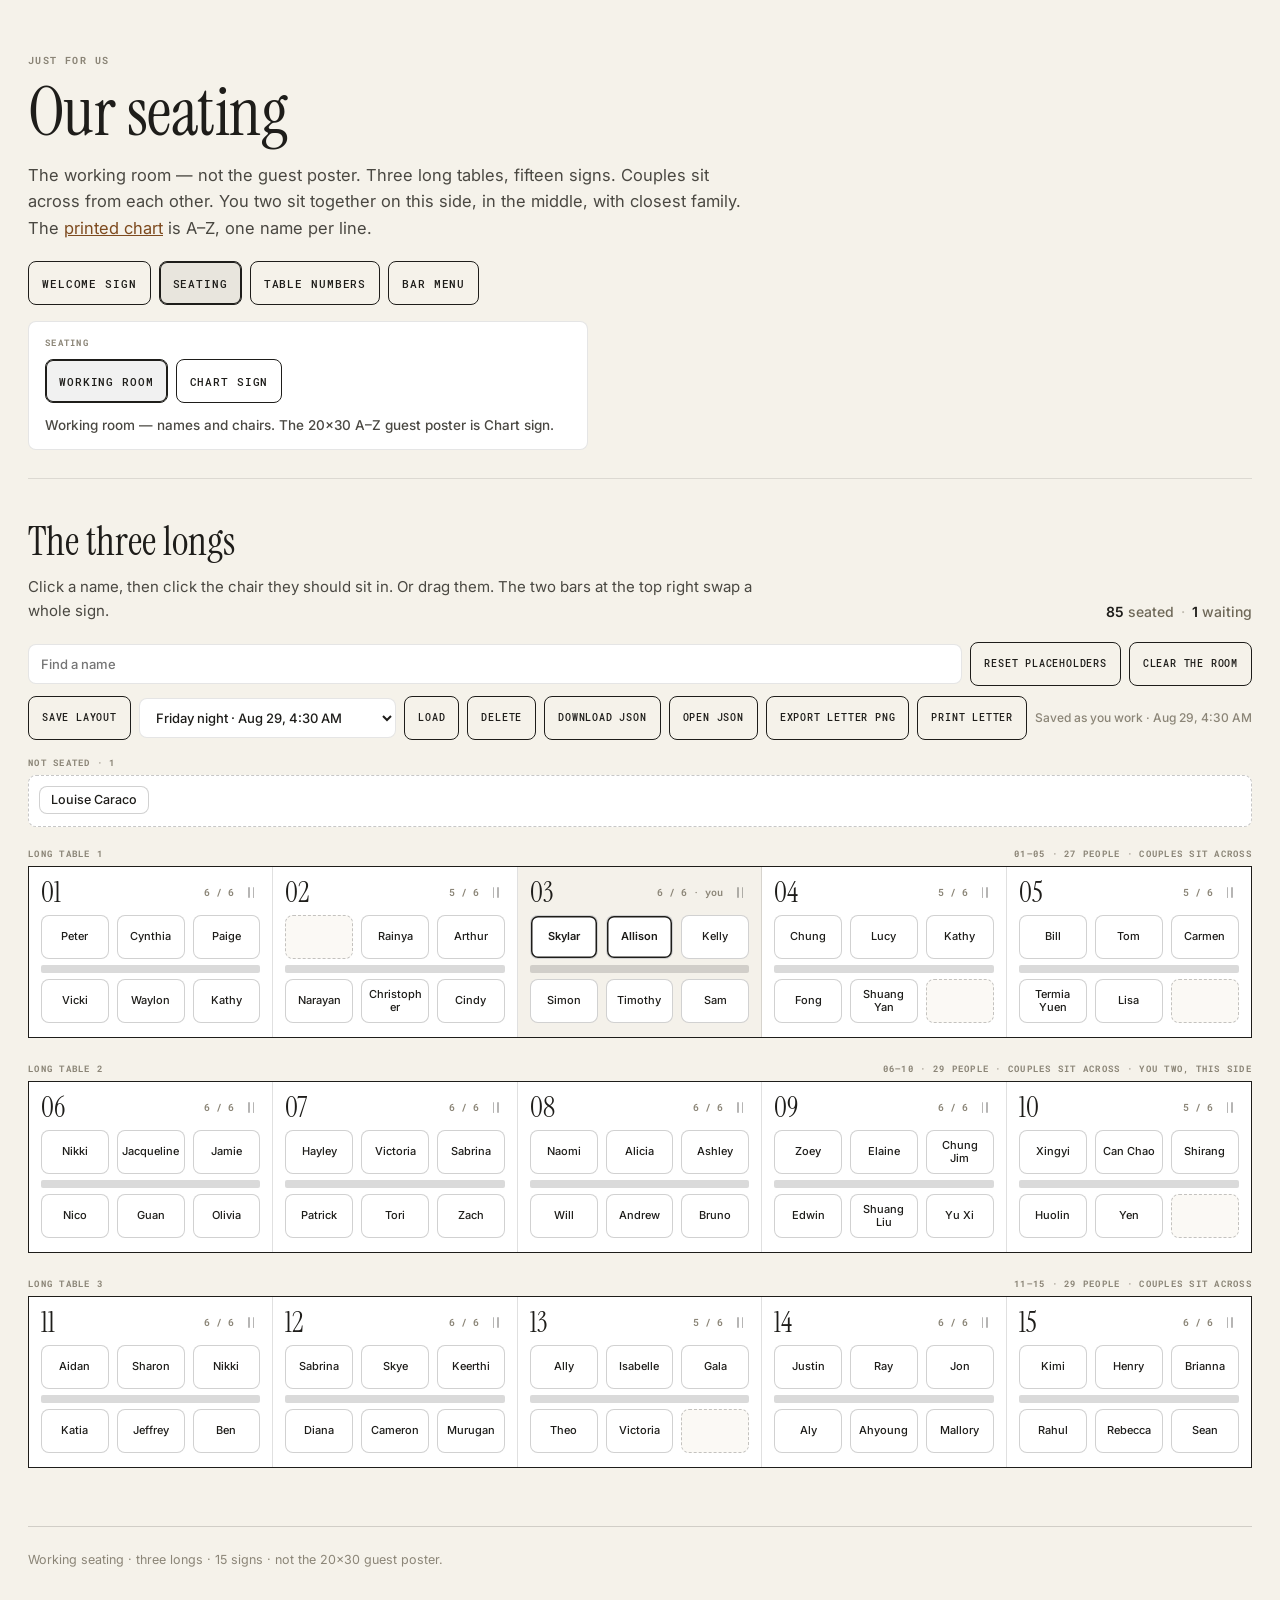
<file: plan.html>
<!DOCTYPE html>
<html lang="en">
<meta charset="utf-8">
<title>Allison + Skylar — Our seating</title>
<meta name="viewport" content="width=device-width, initial-scale=1">
<link rel="preconnect" href="https://fonts.googleapis.com">
<link rel="preconnect" href="https://fonts.gstatic.com" crossorigin>
<link href="https://fonts.googleapis.com/css2?family=Instrument+Serif:ital@0;1&family=Roboto+Mono:ital,wght@0,100..700;1,100..700&family=Inter:ital,wght@0,100..900;1,100..900&display=swap" rel="stylesheet">
<link rel="stylesheet" href="assets/fonts/suite.css">

<style>
:root{
  --bone:#E7E3DA;
  --ink:#1E1D1A;
  --ink-soft:#4A4842;
  --mustard:#BFA52B;
  --page:#F5F2EA;
}
*{box-sizing:border-box}
body{margin:0;background:var(--page);color:var(--ink);
  font-family:Inter,-apple-system,BlinkMacSystemFont,sans-serif;-webkit-font-smoothing:antialiased}
.wrap{max-width:1280px;margin:0 auto;padding:0 28px 80px}
header{padding:56px 0 28px;border-bottom:1.5px solid var(--ink)}
h1{font-family:'Instrument Serif',serif;font-weight:400;font-size:clamp(38px,6.4vw,68px);
   line-height:1.0;letter-spacing:-.008em;margin:0 0 16px}
.sub{font-size:16.5px;line-height:1.6;max-width:720px;color:var(--ink-soft);margin:0}
.navlinks{display:flex;flex-wrap:wrap;gap:8px;width:max-content;max-width:100%;margin-top:20px}
.navlinks a{font:600 11px/1 'Roboto Mono',monospace;letter-spacing:.08em;text-transform:uppercase;
  color:var(--ink);text-decoration:none;padding:10px 13px;border:1px solid var(--ink);
  border-radius:8px;background:transparent;min-height:44px;display:inline-flex;align-items:center;justify-content:center}
.navlinks a:hover{background:rgba(30,29,26,.06)}
.navlinks a[aria-current="page"],.navlinks a[aria-current="page"]:hover{
  background:rgba(30,29,26,.06);color:var(--ink);box-shadow:inset 0 0 0 1px var(--ink)}
.seat-subnav{margin-top:16px;border:1px solid rgba(0,0,0,.10);border-radius:8px;
  padding:16px 16px 14px;background:#fff;max-width:560px}
.seat-subnav .kicker{font:700 9px/1 'Roboto Mono',monospace;letter-spacing:.14em;
  text-transform:uppercase;color:#8b8577;margin:0 0 12px}
.seat-subnav-tabs{display:flex;flex-wrap:wrap;gap:8px}
.seat-subnav-tabs a,.seat-subnav-tabs a.chart{display:inline-flex;align-items:center;justify-content:center;
  min-height:44px;padding:10px 13px;border:1px solid var(--ink);border-radius:8px;
  background:transparent;color:var(--ink);text-decoration:none;flex:none;
  font:600 11px/1 'Roboto Mono',monospace;letter-spacing:.08em;text-transform:uppercase}
.seat-subnav-tabs a:hover,.seat-subnav-tabs a.chart:hover{background:rgba(30,29,26,.06);color:var(--ink)}
.seat-subnav-tabs a[aria-current="page"],.seat-subnav-tabs a.chart[aria-current="page"],
.seat-subnav-tabs a[aria-current="page"]:hover,.seat-subnav-tabs a.chart[aria-current="page"]:hover{
  background:rgba(30,29,26,.06);color:var(--ink);box-shadow:inset 0 0 0 1px var(--ink)}
.seat-subnav-note{margin:12px 0 0;font:500 13.5px/1.5 Inter,sans-serif;color:var(--ink-soft)}
@media (max-width:720px){
  .navlinks,.seat-subnav{max-width:none;width:100%}
  .navlinks a,.seat-subnav-tabs a{flex:1 1 calc(50% - 8px)}
}
a{color:#7d4a1e}

.xbtn{appearance:none;border:1px solid var(--ink);background:transparent;color:var(--ink);
  border-radius:8px;padding:10px 13px;cursor:pointer;min-height:44px;
  font:500 10px/1 'Roboto Mono',monospace;letter-spacing:.08em;text-transform:uppercase}
.xbtn:hover{background:rgba(30,29,26,.06);color:var(--ink)}
input.f{font:500 12.5px/1.4 Inter,sans-serif;padding:10px 12px;border:1.5px solid rgba(0,0,0,.25);
  border-radius:6px;background:#fff}

.assign{margin:36px 0 0;padding:0;border:0;background:transparent}
.assign h3{font-family:'Instrument Serif',serif;font-weight:400;font-size:clamp(28px,4vw,40px);margin:0 0 8px}
.assign .kicker{font:700 10px/1 'Roboto Mono',monospace;letter-spacing:.14em;text-transform:uppercase;color:#8b8577;margin:0 0 10px}
.assign .subline{font-size:15px;color:var(--ink-soft);margin:0;line-height:1.55;max-width:760px}
.assign h4{font:700 10px/1 'Roboto Mono',monospace;letter-spacing:.14em;text-transform:uppercase;color:#8b8577;margin:0 0 8px}
.planner-top{display:flex;justify-content:space-between;align-items:flex-end;gap:18px;flex-wrap:wrap;margin-bottom:6px}
.planner-stats{font:500 14px/1.4 Inter,sans-serif;color:#6e6858}
.planner-stats b{font-weight:600;color:var(--ink)}
.planner-stats .over{color:#7d2f1c}
.planner-stats .dot{opacity:.4;margin:0 7px}
.planner-tools{display:flex;flex-wrap:wrap;gap:8px;align-items:center;margin:20px 0 18px}
.planner-tools input.f{min-width:240px;flex:1}
.planner-tools select.f{min-width:220px;flex:1;max-width:320px;cursor:pointer}
.planner-layouts{margin-top:-8px}
.layout-saved{font:500 12px/1.3 Inter,sans-serif;color:#8b8577}
.chips-g{display:flex;flex-wrap:wrap;gap:10px 12px;align-items:flex-start}
.gchip{appearance:none;border:1px solid rgba(0,0,0,.18);background:#fff;color:var(--ink);
  border-radius:8px;padding:7px 11px;cursor:grab;touch-action:none;
  font:500 12.5px/1 Inter,sans-serif}
.gchip:hover{border-color:var(--ink)}
.gchip.host{box-shadow:inset 0 0 0 1.5px var(--ink);font-weight:600}
.gchip.dragging{opacity:.35}
.gchip-ghost{position:fixed;z-index:200;pointer-events:none;margin:0;cursor:grabbing;
  box-shadow:0 10px 28px rgba(30,29,26,.18)}
.gchip.miss,.pair.miss,.party-group.miss{opacity:.22}
.pair{display:inline-flex;flex-direction:column;align-items:stretch;vertical-align:top}
.pair .gchip{width:100%;text-align:center}
.pair-link{display:block;width:2px;height:7px;margin:0 auto;background:currentColor;opacity:.22}
.pair.along{flex-direction:row;align-items:center}
.pair.along .pair-link{width:8px;height:2px;margin:0}
.pair.along .gchip{width:auto}
.party-group{display:inline-flex;flex-wrap:wrap;gap:4px;padding:5px;border:1px dashed rgba(0,0,0,.18);
  border-radius:10px;vertical-align:top}
#unassigned{min-height:52px;padding:10px;border:1.5px dashed rgba(0,0,0,.22);border-radius:8px;background:#fff}

.seatmap{display:flex;flex-direction:column;gap:6px;margin-top:2px;position:relative;z-index:1}
.seat-row{display:grid;grid-template-columns:repeat(3,minmax(0,1fr));gap:8px}
.seat-board{height:8px;border-radius:2px;background:currentColor;opacity:.16;pointer-events:none}
.chair{appearance:none;border:1px dashed rgba(0,0,0,.22);background:#fbf9f5;color:var(--ink);
  border-radius:8px;width:100%;min-height:44px;padding:5px 4px;cursor:pointer;touch-action:none;
  font:500 11px/1.2 Inter,sans-serif;text-align:center;user-select:none;position:relative;z-index:2;
  white-space:normal;overflow-wrap:break-word;word-break:normal;outline:none}
.chair:focus,.chair:focus-visible,.gchip:focus,.gchip:focus-visible,.psign-move:focus{outline:none}
.chair.empty{color:transparent}
.chair.filled{border-style:solid;border-color:rgba(0,0,0,.18);background:#fff;cursor:pointer;color:var(--ink)}
.chair.host{box-shadow:inset 0 0 0 1.5px var(--ink);font-weight:600}
.psign.us{background:#F4F1EA}
.chair.dragging{opacity:.35}
.chair-ghost{position:fixed;z-index:200;pointer-events:none;margin:0;cursor:grabbing;
  box-shadow:0 10px 28px rgba(30,29,26,.18)}
.seat-overflow{display:flex;flex-wrap:wrap;gap:8px;margin-top:8px}

.along-head{display:flex;justify-content:space-between;align-items:baseline;gap:12px;margin-bottom:8px}
.along-head h4{margin:0}
.along-head span{font:500 11px/1 'Roboto Mono',monospace;letter-spacing:.08em;text-transform:uppercase;color:#8b8577}
.planner-longs{display:flex;flex-direction:column;gap:26px;margin-top:22px}
.room-unseated{margin-top:4px}
.planner-plank{display:grid;grid-template-columns:repeat(5,1fr);border:1.5px solid var(--ink);background:#fff;align-items:stretch;overflow:visible}
.psign{border:0;border-radius:0;border-right:1px solid rgba(0,0,0,.12);min-height:0;
  padding:12px 12px 14px;cursor:pointer;background:#fff;overflow:visible}
.psign:last-child{border-right:0}
.psign-top{display:flex;justify-content:space-between;align-items:center;margin-bottom:8px;user-select:none;gap:8px}
.psign-num{font-family:'Instrument Serif',serif;font-size:28px;font-weight:400;cursor:default;line-height:1}
.psign-top-meta{display:flex;align-items:center;gap:8px;flex:none}
.psign-top-meta span{font:600 10px/1 'Roboto Mono',monospace;color:#8b8577}
.psign-move{appearance:none;border:0;background:transparent;color:inherit;
  width:18px;height:22px;padding:0;cursor:grab;touch-action:none;
  display:flex;align-items:center;justify-content:center;gap:3px;flex:none;opacity:.32}
.psign-move:hover{opacity:.7}
.psign-move:active{cursor:grabbing;opacity:.9}
.psign-move i{display:block;width:1.5px;height:11px;border-radius:1px;background:currentColor}
.psign.dragging{opacity:.4}
.psign-ghost{position:fixed;z-index:200;pointer-events:none;margin:0;cursor:grabbing;
  background:#fff;border:1.5px solid var(--ink);padding:8px 12px;font-family:'Instrument Serif',serif;
  font-size:20px;box-shadow:0 10px 28px rgba(30,29,26,.18)}
.psign .gchip{margin:3px 3px 0 0}
.psign.packed{background:#F6DFD8}
.psign.packed .psign-top-meta > span{color:#7d2f1c}
.psign.empty{background:#fbf9f5}
@media (max-width:900px){.planner-plank{grid-template-columns:1fr 1fr}.psign:nth-child(2n){border-right:0}}

footer{margin-top:58px;padding-top:22px;border-top:1px solid rgba(0,0,0,.15);
  font-size:12.5px;color:#8b8577;line-height:1.7}

#png-toast{position:fixed;bottom:24px;left:50%;transform:translateX(-50%) translateY(12px);
  background:var(--ink);color:var(--page);padding:11px 16px;border-radius:8px;
  font:500 13px/1.3 Inter,sans-serif;opacity:0;pointer-events:none;z-index:100;
  transition:opacity .2s,transform .2s}
#png-toast.show{opacity:1;transform:translateX(-50%) translateY(0)}

/* Off-screen US Letter sheet for the working-room PNG (8.5 × 11 in @ 100 css px/in). */
.letter-stage{
  width:850px;height:1100px;background:var(--page);color:var(--ink);
  padding:36px 40px 32px;overflow:hidden;
  font-family:Inter,-apple-system,BlinkMacSystemFont,sans-serif;
  -webkit-font-smoothing:antialiased}
.letter-stage .letter-sheet{height:100%;display:flex;flex-direction:column;min-height:0}
.letter-stage .letter-kicker{font:700 9px/1 'Roboto Mono',monospace;letter-spacing:.14em;
  text-transform:uppercase;color:#8b8577;margin:0 0 10px}
.letter-stage .planner-top{display:flex;justify-content:space-between;align-items:flex-end;
  gap:12px;margin-bottom:10px;flex-wrap:nowrap}
.letter-stage .planner-top h3{font-family:'Instrument Serif',serif;font-weight:400;
  font-size:30px;line-height:1;letter-spacing:-.008em;margin:0}
.letter-stage .subline{display:none !important}
.letter-stage .planner-stats{font:500 12px/1.3 Inter,sans-serif;color:#6e6858;white-space:nowrap}
.letter-stage .planner-stats b{font-weight:600;color:var(--ink)}
.letter-stage .room-unseated{margin:0 0 14px}
.letter-stage .room-unseated h4,.letter-stage h4,.letter-stage .along-head h4{
  font:700 9px/1 'Roboto Mono',monospace;letter-spacing:.14em;text-transform:uppercase;
  color:#8b8577;margin:0 0 6px}
.letter-stage .along-head{display:flex;justify-content:space-between;align-items:baseline;
  gap:12px;margin-bottom:6px}
.letter-stage .along-head h4{margin:0}
.letter-stage .along-head span{font:500 10px/1 'Roboto Mono',monospace;letter-spacing:.08em;
  text-transform:uppercase;color:#8b8577}
.letter-stage #unassigned,.letter-stage .chips-g{min-height:40px;padding:8px 10px;
  border:1.5px dashed rgba(0,0,0,.22);border-radius:8px;background:#fff}
.letter-stage .planner-longs{flex:1;display:flex;flex-direction:column;gap:16px;margin:0;min-height:0}
.letter-stage .along{flex:1;display:flex;flex-direction:column;min-height:0}
.letter-stage .planner-plank{flex:1;display:grid;grid-template-columns:repeat(5,minmax(0,1fr)) !important;
  border:1.5px solid var(--ink);background:#fff;align-items:stretch;overflow:hidden;min-height:0}
.letter-stage .psign{padding:10px 8px;display:flex;flex-direction:column;min-height:0;overflow:hidden}
.letter-stage .psign-top{margin-bottom:6px}
.letter-stage .psign-num{font-size:24px}
.letter-stage .psign-move{display:none !important}
.letter-stage .seatmap{flex:1;display:flex;flex-direction:column;gap:5px;min-height:0}
.letter-stage .seat-row{flex:1;display:grid;grid-template-columns:repeat(3,minmax(0,1fr));gap:5px;min-height:0}
.letter-stage .seat-board{height:6px;flex:none}
.letter-stage .chair{min-height:0;height:100%;font-size:13px;line-height:1.15;padding:5px 3px}
.letter-stage .gchip{font-size:12px;padding:6px 9px}

@media print{
  @page{size:letter portrait;margin:.4in}
  header,.navlinks,.seat-subnav,footer,.planner-tools,.subline,#png-toast,.psign-move{
    display:none !important}
  body{background:#fff}
  .wrap{max-width:none;padding:0;margin:0}
  .assign{margin:0}
  .planner-top{margin-bottom:8px}
  .planner-top h3{font-size:28px}
  .planner-longs{gap:16px;margin-top:14px}
  .planner-plank{grid-template-columns:repeat(5,minmax(0,1fr)) !important}
  .psign{min-height:0;break-inside:avoid;padding:10px 8px}
  .psign-num{font-size:22px}
  .chair{min-height:32px;font-size:12px}
  .chair.empty{border-style:dashed}
  .chair.filled{border-style:solid}
}
</style>
<link rel="stylesheet" href="assets/chrome.css">

<div class="wrap">
<header>
  <p class="kicker" style="font:700 10px/1 'Roboto Mono',monospace;letter-spacing:.14em;text-transform:uppercase;color:#8b8577;margin:0 0 12px">Just for us</p>
  <h1>Our seating</h1>
  <p class="sub">The working room — not the guest poster. Three long tables, fifteen signs. Couples sit across from each other. You two sit together on this side, in the middle, with closest family. The <a href="seating.html">printed chart</a> is A–Z, one name per line.</p>
  <nav class="navlinks" aria-label="Primary">
    <a href="index.html">Welcome sign</a>
    <a href="plan.html" aria-current="page">Seating</a>
    <a href="tables.html">Table numbers</a>
    <a href="bar.html">Bar menu</a>
  </nav>
  <div class="seat-subnav">
    <p class="kicker">Seating</p>
    <nav class="seat-subnav-tabs" aria-label="Seating">
      <a href="plan.html" aria-current="page">Working room</a>
      <a class="chart" href="seating.html">Chart sign</a>
    </nav>
    <p class="seat-subnav-note">Working room — names and chairs. The 20×30 A–Z guest poster is Chart sign.</p>
  </div>
</header>

<section class="assign" id="assign">
  <div class="planner-top">
    <div>
      <h3>The three longs</h3>
      <p class="subline">Click a name, then click the chair they should sit in. Or drag them. The two bars at the top right swap a whole sign.</p>
    </div>
    <div class="planner-stats" id="planner-stats"></div>
  </div>
  <div class="planner-tools">
    <input class="f" id="planner-q" type="search" placeholder="Find a name" autocomplete="off">
    <button type="button" class="xbtn" id="refill">Reset placeholders</button>
    <button type="button" class="xbtn" id="clear-room">Clear the room</button>
  </div>
  <div class="planner-tools planner-layouts">
    <button type="button" class="xbtn" id="save-layout">Save layout</button>
    <select class="f" id="layout-pick" aria-label="Saved layouts"></select>
    <button type="button" class="xbtn" id="load-layout">Load</button>
    <button type="button" class="xbtn" id="delete-layout">Delete</button>
    <button type="button" class="xbtn" id="download-layout">Download JSON</button>
    <button type="button" class="xbtn" id="import-layout-btn">Open JSON</button>
    <input id="import-layout" type="file" accept="application/json" hidden>
    <button type="button" class="xbtn" id="export-letter">Export letter PNG</button>
    <button type="button" class="xbtn" id="print-room">Print letter</button>
    <span class="layout-saved" id="layout-saved">Saves as you work</span>
  </div>
  <div class="room-unseated">
    <h4>Not seated · <span id="unassigned-count">0</span></h4>
    <div class="chips-g" id="unassigned"></div>
  </div>
  <div id="assigned-tables"></div>
</section>

<footer>
  Working seating · three longs · 15 signs · not the 20×30 guest poster.
</footer>
</div>

<script src="js/fonts.js"></script>
<script src="js/mustard.js"></script>
<script src="js/seating.js?v=seats21"></script>
</file>
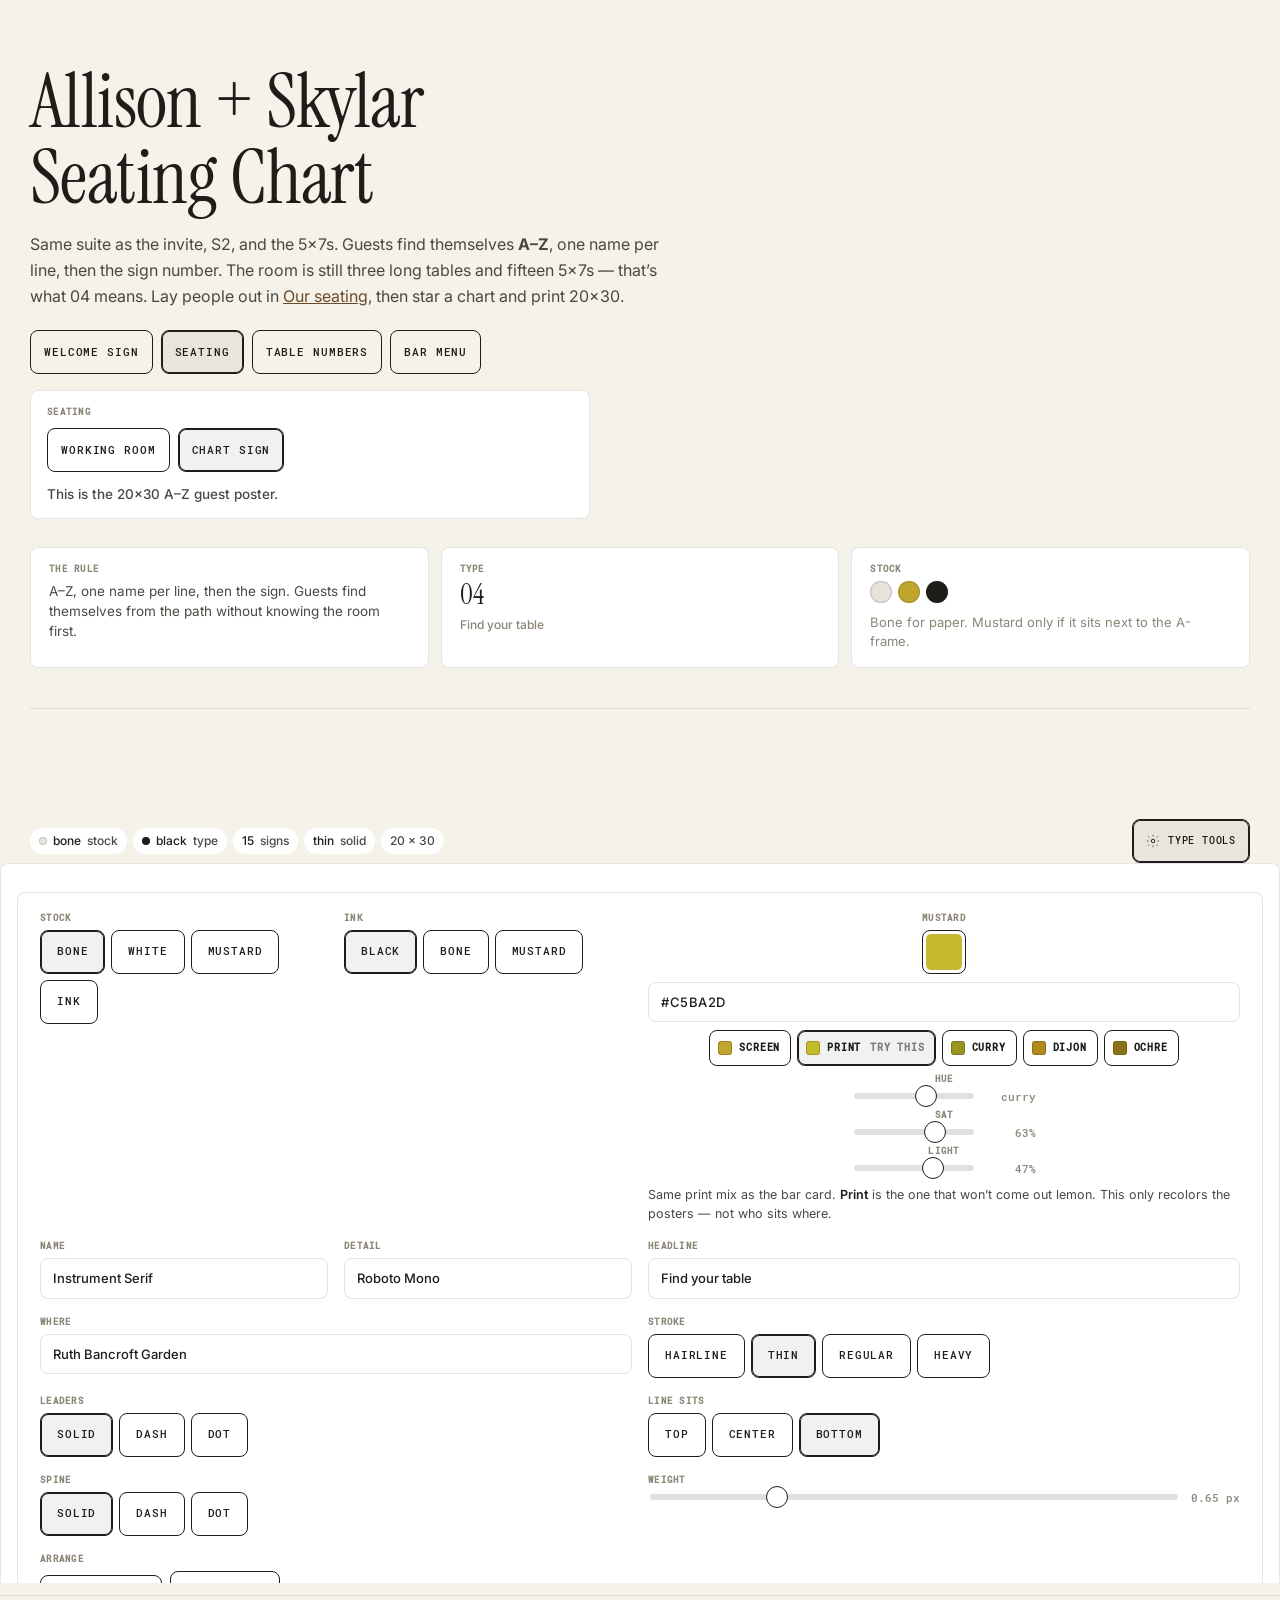
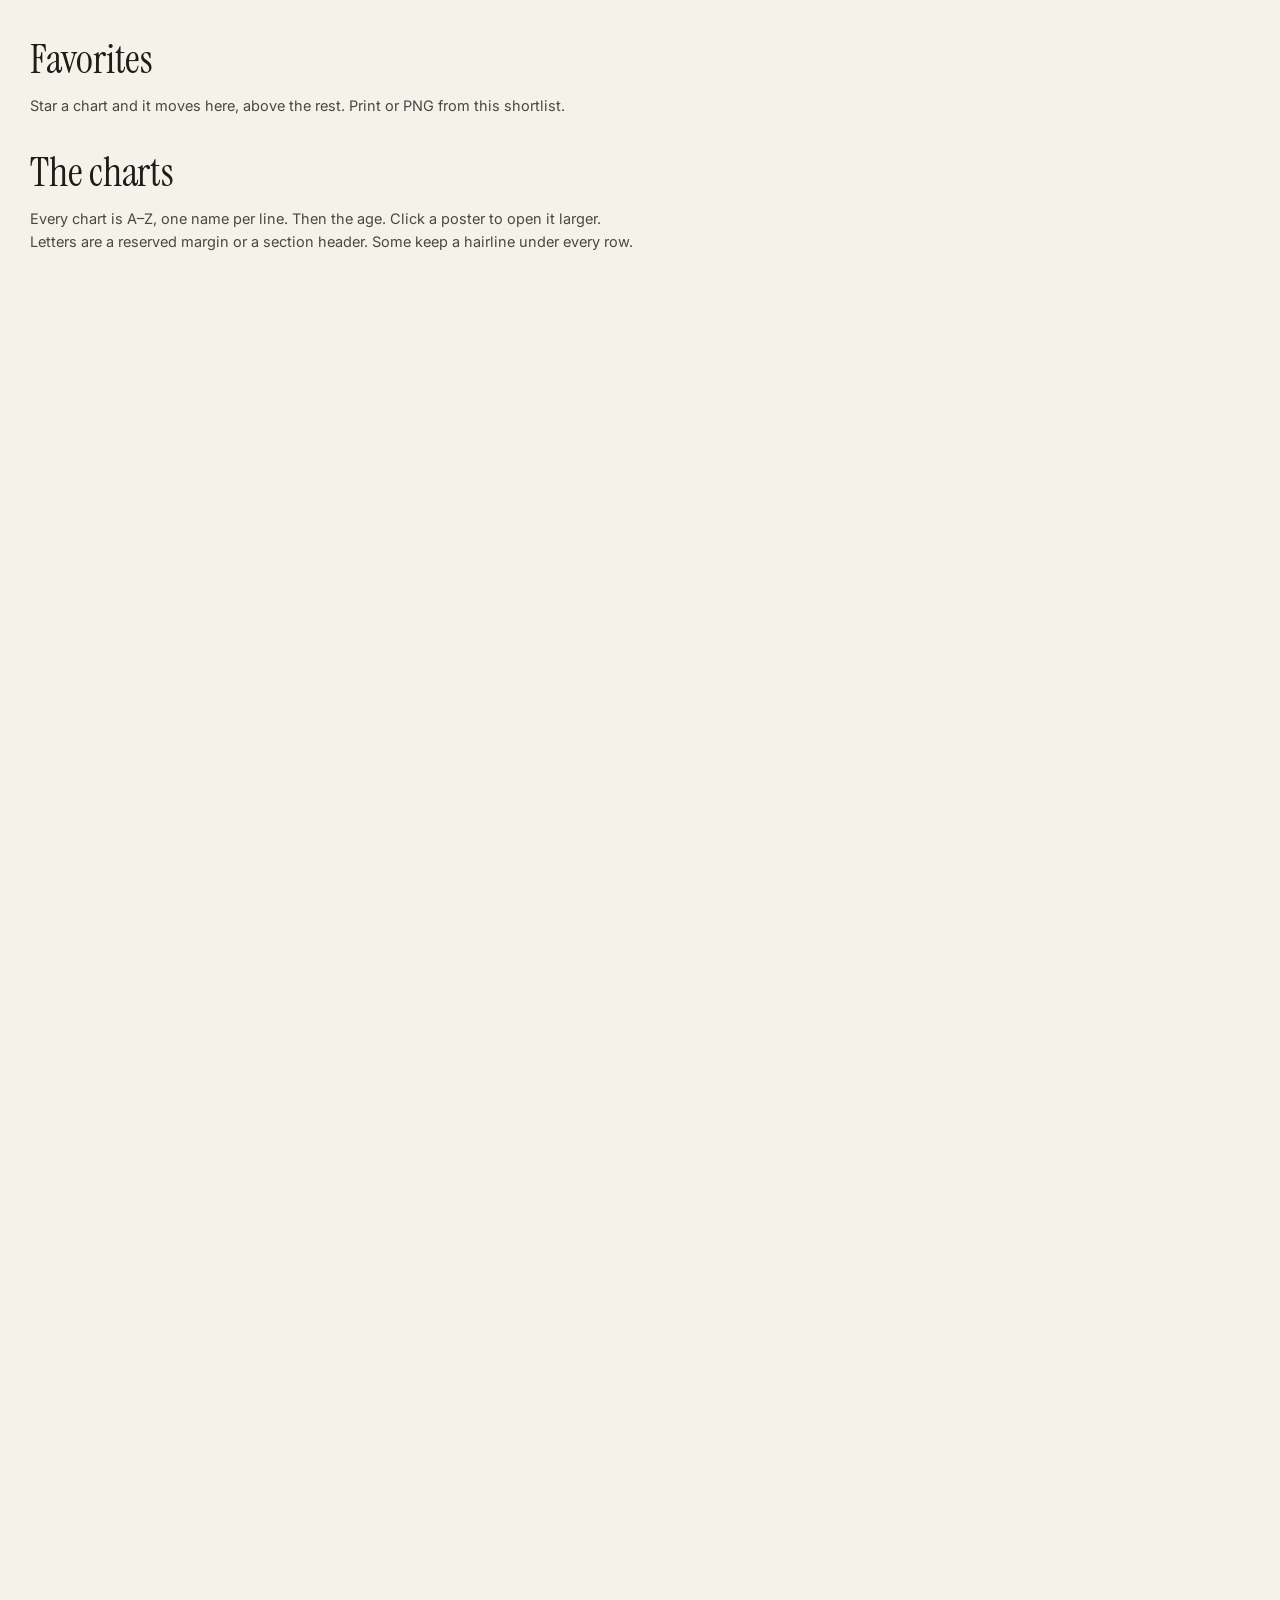
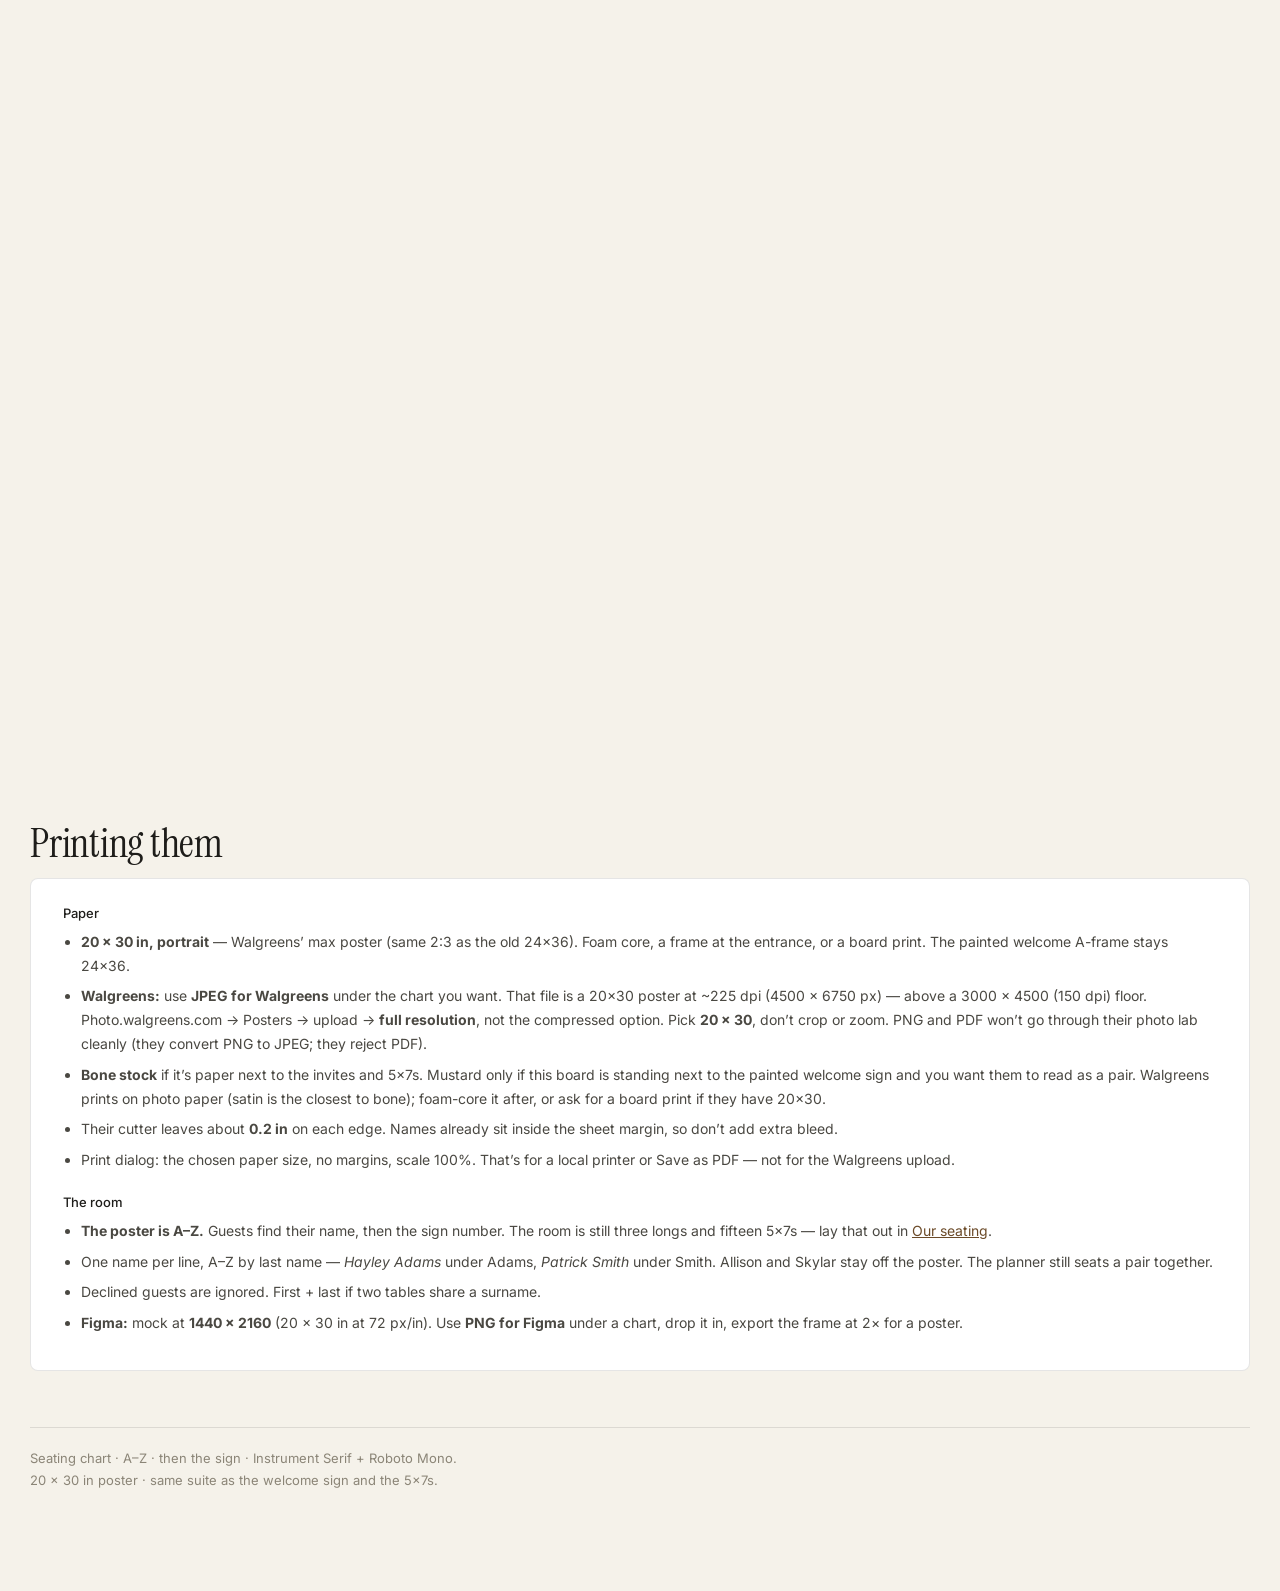
<file: seating.html>
<!DOCTYPE html>
<html lang="en" data-fav-key="wedding-seating-favorites-v1">
<meta charset="utf-8">
<title>Allison + Skylar — Seating Chart</title>
<meta name="viewport" content="width=device-width, initial-scale=1">
<link rel="preconnect" href="https://fonts.googleapis.com">
<link rel="preconnect" href="https://fonts.gstatic.com" crossorigin>
<link href="https://fonts.googleapis.com/css2?family=Inter:wght@400..700&display=swap" rel="stylesheet">
<link rel="stylesheet" href="assets/fonts/suite.css">

<style>
:root{
  --bone:#E7E3DA;
  --ink:#1E1D1A;
  --ink-soft:#4A4842;
  --mustard:#BFA52B;
  --page:#F5F2EA;
  --nmfont:var(--font-invite-serif);
  --nmwt:400;
  --nmtrk:-.006em;
  --nmscale:1;
  --detfont:var(--font-invite-mono);
  --detwt:400;
  --dettrk:.18em;
  --dettrk2:.1em;
  --rule:.65px;
  --rule-scale:.65;
  --rule-fill:currentColor;
  --rule-fill-y:currentColor;
  --ui-card:#FAF8F4;
  --ui-border:rgba(30,29,26,.10);
  --ui-border-strong:rgba(30,29,26,.16);
  --ui-muted:#8A8478;
  --ui-well:rgba(30,29,26,.055);
  --ui-radius:8px;
}
html.is-rule-dash{
  --rule-fill:repeating-linear-gradient(90deg,currentColor 0 1.15cqi,transparent 1.15cqi 1.8cqi);
}
html.is-rule-dot{
  --rule-fill:repeating-linear-gradient(90deg,currentColor 0 .28cqi,transparent .28cqi .72cqi);
}
html.is-spine-dash{
  --rule-fill-y:repeating-linear-gradient(180deg,currentColor 0 1.15cqi,transparent 1.15cqi 1.8cqi);
}
html.is-spine-dot{
  --rule-fill-y:repeating-linear-gradient(180deg,currentColor 0 .28cqi,transparent .28cqi .72cqi);
}
html.is-rule-dash .tbl-card,html.is-rule-dash .tbl-row,html.is-rule-dash .plank,
html.is-rule-dash .room.bare .plank{border-style:dashed}
html.is-rule-dot .tbl-card,html.is-rule-dot .tbl-row,html.is-rule-dot .plank,
html.is-rule-dot .room.bare .plank{border-style:dotted}
*{box-sizing:border-box}
body{margin:0;background:var(--page);color:var(--ink);
  font-family:Inter,-apple-system,BlinkMacSystemFont,sans-serif;-webkit-font-smoothing:antialiased}
.wrap{max-width:1320px;margin:0 auto;padding:0 30px 100px}

header{padding:64px 0 40px;border-bottom:1px solid var(--ui-border)}
h1{font-family:'Instrument Serif',serif;font-weight:400;font-size:clamp(40px,7.2vw,76px);
   line-height:1.0;letter-spacing:-.008em;margin:0 0 16px}
.sub{font-size:16px;line-height:1.62;max-width:640px;color:var(--ink-soft);margin:0}
.navlinks{display:flex;flex-wrap:wrap;gap:8px;width:max-content;max-width:100%;margin-top:20px}
.navlinks a{font:600 11px/1 'Roboto Mono',monospace;letter-spacing:.08em;text-transform:uppercase;
  color:var(--ink);text-decoration:none;padding:10px 13px;border:1px solid var(--ink);
  border-radius:8px;background:transparent;min-height:44px;display:inline-flex;align-items:center;justify-content:center}
.navlinks a:hover{background:rgba(30,29,26,.06)}
.navlinks a[aria-current="page"],.navlinks a[aria-current="page"]:hover{
  background:rgba(30,29,26,.06);color:var(--ink);box-shadow:inset 0 0 0 1px var(--ink)}
.seat-subnav{margin-top:16px;border:1px solid rgba(0,0,0,.10);border-radius:8px;
  padding:16px 16px 14px;background:#fff;max-width:560px}
.seat-subnav .kicker{font:700 9px/1 'Roboto Mono',monospace;letter-spacing:.14em;
  text-transform:uppercase;color:#8b8577;margin:0 0 12px}
.seat-subnav-tabs{display:flex;flex-wrap:wrap;gap:8px}
.seat-subnav-tabs a,.seat-subnav-tabs a.chart{display:inline-flex;align-items:center;justify-content:center;
  min-height:44px;padding:10px 13px;border:1px solid var(--ink);border-radius:8px;
  background:transparent;color:var(--ink);text-decoration:none;flex:none;
  font:600 11px/1 'Roboto Mono',monospace;letter-spacing:.08em;text-transform:uppercase}
.seat-subnav-tabs a:hover,.seat-subnav-tabs a.chart:hover{background:rgba(30,29,26,.06);color:var(--ink)}
.seat-subnav-tabs a[aria-current="page"],.seat-subnav-tabs a.chart[aria-current="page"],
.seat-subnav-tabs a[aria-current="page"]:hover,.seat-subnav-tabs a.chart[aria-current="page"]:hover{
  background:rgba(30,29,26,.06);color:var(--ink);box-shadow:inset 0 0 0 1px var(--ink)}
.seat-subnav-note{margin:12px 0 0;font:500 13.5px/1.5 Inter,sans-serif;color:var(--ink-soft)}
@media (max-width:720px){
  .navlinks,.seat-subnav{max-width:none;width:100%}
  .navlinks a,.seat-subnav-tabs a{flex:1 1 calc(50% - 8px)}
}

.suite{display:grid;grid-template-columns:repeat(auto-fit,minmax(180px,1fr));gap:12px;margin-top:28px}
.suitecard{border:1px solid var(--ui-border);border-radius:var(--ui-radius);
  padding:16px 18px;background:var(--ui-card)}
.suitecard b{display:block;font:500 12px/1 Inter,sans-serif;color:var(--ui-muted);margin-bottom:8px}
.chips{display:flex;gap:6px;flex-wrap:wrap}
.chip{width:22px;height:22px;border-radius:999px;border:1px solid var(--ui-border-strong)}

.controls{position:sticky;top:0;z-index:30;background:var(--page);
  border-bottom:1px solid var(--ui-border);
  padding:10px 0 12px;margin-bottom:36px}
.controls .inner{max-width:1320px;margin:0 auto;padding:0 30px}
.barhead{display:flex;justify-content:space-between;align-items:center;gap:16px;min-height:36px}
#panel{max-height:0;overflow:hidden;opacity:0;
  transition:max-height .32s cubic-bezier(.4,0,.2,1),opacity .2s}
#panel.open{max-height:720px;opacity:1}
.ui-sheet{margin-top:12px;padding:20px 22px 22px;background:#fff;
  border:1px solid var(--ui-border);border-radius:12px;
  box-shadow:0 1px 2px rgba(30,29,26,.04),0 8px 24px rgba(30,29,26,.04)}
.ui-form{display:grid;grid-template-columns:repeat(4,minmax(0,1fr));gap:18px 16px}
.ui-field{display:flex;flex-direction:column;gap:8px;min-width:0}
.ui-field > span{font:500 12px/1 Inter,sans-serif;color:var(--ui-muted)}
.ui-span-2{grid-column:span 2}
#gear{appearance:none;display:inline-flex;align-items:center;gap:7px;
  border:1px solid var(--ui-border-strong);background:#fff;color:var(--ink);
  border-radius:var(--ui-radius);height:32px;padding:0 11px 0 9px;cursor:pointer;
  font:500 13px/1 Inter,sans-serif}
#gear:hover{border-color:rgba(30,29,26,.3)}
#gear.open{box-shadow:0 0 0 1px var(--ink);border-color:var(--ink)}
#gear svg{width:13px;height:13px;flex:none;opacity:.55}
#gear.open svg{opacity:1}
.toggle{display:flex;align-items:center;gap:2px;padding:3px;width:100%;
  background:var(--ui-well);border-radius:var(--ui-radius);height:36px}
.toggle button{appearance:none;border:0;background:transparent;cursor:pointer;flex:1;
  font:500 12.5px/1 Inter,sans-serif;height:30px;padding:0 8px;border-radius:6px;color:#6A655C}
.toggle button:hover{color:var(--ink)}
.toggle button.on{background:#fff;color:var(--ink);
  box-shadow:0 1px 2px rgba(30,29,26,.08),0 0 0 1px rgba(30,29,26,.05)}
input.f,select.f,textarea.f{font:400 13px/1.4 Inter,sans-serif;height:36px;width:100%;padding:0 11px;
  border:1px solid var(--ui-border-strong);border-radius:var(--ui-radius);background:#fff;color:var(--ink)}
input.f:focus,select.f:focus,textarea.f:focus{
  outline:none;border-color:rgba(30,29,26,.4);box-shadow:0 0 0 3px rgba(30,29,26,.07)}
select.f{-webkit-appearance:none;appearance:none;cursor:pointer;padding-right:28px;
  background-image:url("data:image/svg+xml;utf8,<svg xmlns='http://www.w3.org/2000/svg' width='12' height='12' viewBox='0 0 24 24' fill='none' stroke='%238A8478' stroke-width='2' stroke-linecap='round' stroke-linejoin='round'><path d='m6 9 6 6 6-6'/></svg>");
  background-repeat:no-repeat;background-position:right 10px center}
textarea.f{min-height:140px;height:auto;padding:10px 11px;resize:vertical}
.ui-stroke{display:grid;grid-template-columns:1fr 1fr;gap:10px;align-items:center}
.ui-slider{display:flex;align-items:center;gap:10px;height:36px;padding:0 12px;
  background:var(--ui-well);border-radius:var(--ui-radius)}
.ui-slider input[type=range]{-webkit-appearance:none;appearance:none;flex:1;height:2px;
  border-radius:999px;background:rgba(30,29,26,.16);outline:none;cursor:pointer}
.ui-slider input[type=range]::-webkit-slider-thumb{-webkit-appearance:none;
  width:14px;height:14px;border-radius:50%;background:#fff;cursor:pointer;
  border:1px solid var(--ui-border-strong);box-shadow:0 1px 2px rgba(30,29,26,.14)}
.ui-slider input[type=range]::-moz-range-thumb{width:14px;height:14px;border-radius:50%;
  background:#fff;cursor:pointer;border:1px solid var(--ui-border-strong);
  box-shadow:0 1px 2px rgba(30,29,26,.14)}
.ui-slider output{font:500 12px/1 Inter,sans-serif;color:var(--ink);min-width:3.6em;text-align:right;
  font-variant-numeric:tabular-nums}
#summary{display:flex;flex-wrap:wrap;gap:6px;align-items:center}
#summary .ui-pill{display:inline-flex;align-items:center;gap:6px;height:26px;padding:0 9px;
  border-radius:999px;background:var(--ui-well);font:500 12px/1 Inter,sans-serif;color:var(--ink-soft)}
#summary .ui-pill b{font-weight:500;color:var(--ink)}
.swatchdot{display:inline-block;width:8px;height:8px;border-radius:50%;
  border:1px solid rgba(0,0,0,.14)}
.warn{display:none;grid-column:1/-1;align-items:center;gap:8px;font:500 12.5px/1.4 Inter,sans-serif;
  color:#7d2f1c;background:#F8E8E3;border:1px solid #E8C4BA;border-radius:var(--ui-radius);padding:8px 12px}
.warn.show{display:flex}
.xbtn{appearance:none;border:1px solid var(--ui-border-strong);background:#fff;color:var(--ink);
  border-radius:var(--ui-radius);height:32px;padding:0 11px;cursor:pointer;
  font:500 13px/1 Inter,sans-serif}
.xbtn:hover{border-color:rgba(30,29,26,.32);background:#fff}
.hint{font:400 13px/1.5 Inter,sans-serif;color:var(--ui-muted)}
@media (max-width:980px){.ui-form{grid-template-columns:1fr 1fr}.ui-span-2{grid-column:span 2}}
@media (max-width:640px){.ui-form{grid-template-columns:1fr}.ui-span-2,.ui-stroke{grid-column:1;grid-template-columns:1fr}}
.assign{margin:0 0 48px;padding:22px 24px;border:1px solid var(--ui-border);border-radius:12px;background:#fff}
.assign h3{font:500 16px/1.3 Inter,sans-serif;margin:0 0 6px;letter-spacing:-.014em}
.assign .kicker{font:500 12px/1 Inter,sans-serif;color:var(--ui-muted);margin:0 0 6px}
.assign .subline{font-size:13.5px;color:var(--ink-soft);margin:0;line-height:1.55}
.planner-top{display:flex;justify-content:space-between;align-items:flex-end;gap:18px;flex-wrap:wrap;margin-bottom:4px}
.planner-stats{font:500 13px/1.4 Inter,sans-serif;color:var(--ui-muted)}
.planner-stats b{font-weight:500;color:var(--ink)}
.planner-stats .over{color:#7d2f1c}
.planner-stats .dot{opacity:.35;margin:0 7px}
.planner-tools{display:flex;flex-wrap:wrap;gap:8px;align-items:center;margin:18px 0}
.planner-tools input.f{min-width:220px;flex:1;max-width:320px}
.planner-tools select.f{min-width:200px;flex:1;max-width:300px;cursor:pointer}
.planner-tools .hint{width:100%;margin:2px 0 0}
.planner-layouts{margin-top:-6px}
.layout-saved{font:500 12px/1.3 Inter,sans-serif;color:var(--ui-muted)}
.along-head{display:flex;justify-content:space-between;align-items:baseline;gap:12px;margin-bottom:8px}
.along-head h4{margin:0}
.along-head span{font:500 12px/1 Inter,sans-serif;color:var(--ui-muted)}
.planner-longs{display:flex;flex-direction:column;gap:22px;margin-top:8px}
.planner-plank{display:grid;grid-template-columns:repeat(5,1fr);border:1px solid var(--ui-border);background:#fff;border-radius:var(--ui-radius);overflow:visible;align-items:stretch}
.psign{border:0;border-radius:0;border-right:1px solid rgba(0,0,0,.12);min-height:0;cursor:pointer;margin:0;overflow:visible}
.psign:last-child{border-right:0}
.psign-top{display:flex;justify-content:space-between;align-items:center;margin-bottom:8px;user-select:none;gap:8px}
.psign-num{cursor:default}
.psign-top-meta{display:flex;align-items:center;gap:8px;flex:none}
.psign-top-meta span,.psign-top span{font:600 10px/1 'Roboto Mono',monospace;color:#8b8577}
.psign-move{appearance:none;border:0;background:transparent;color:inherit;
  width:18px;height:22px;padding:0;cursor:grab;touch-action:none;
  display:flex;align-items:center;justify-content:center;gap:3px;flex:none;opacity:.32}
.psign-move:hover{opacity:.7}
.psign-move:active{cursor:grabbing;opacity:.9}
.psign-move i{display:block;width:1.5px;height:11px;border-radius:1px;background:currentColor}
.psign.dragging{opacity:.4}
.psign-ghost{position:fixed;z-index:200;pointer-events:none;margin:0;cursor:grabbing;
  background:#fff;border:1.5px solid var(--ink);padding:8px 12px;font-family:'Instrument Serif',serif;
  font-size:20px;box-shadow:0 10px 28px rgba(30,29,26,.18)}
.psign.packed{background:#F6DFD8}
.psign.packed .psign-top-meta > span{color:#7d2f1c}
.psign.empty{background:#fbf9f5}
.seatmap{display:flex;flex-direction:column;gap:6px;margin-top:2px;position:relative;z-index:1}
.seat-row{display:grid;grid-template-columns:repeat(3,minmax(0,1fr));gap:8px}
.seat-board{height:8px;border-radius:2px;background:currentColor;opacity:.14;pointer-events:none}
.chair{appearance:none;border:1px dashed var(--ui-border-strong);background:var(--ui-well);color:var(--ink);
  border-radius:7px;width:100%;min-height:40px;padding:4px 3px;cursor:pointer;touch-action:none;
  font:500 11px/1.2 Inter,sans-serif;text-align:center;user-select:none;position:relative;z-index:2;
  white-space:normal;overflow-wrap:break-word;word-break:normal;outline:none}
.chair:focus,.chair:focus-visible,.gchip:focus,.gchip:focus-visible,.psign-move:focus{outline:none}
.chair.empty{color:transparent}
.chair.filled{border-style:solid;background:#fff;cursor:pointer}
.chair.host{box-shadow:inset 0 0 0 1.5px var(--ink);font-weight:600}
.psign.us{background:#F4F1EA}
.chair.dragging{opacity:.35}
.chair-ghost{position:fixed;z-index:200;pointer-events:none;margin:0;cursor:grabbing;
  box-shadow:0 10px 28px rgba(30,29,26,.18)}
.seat-overflow{display:flex;flex-wrap:wrap;gap:8px;margin-top:8px}
@media (max-width:900px){.planner-plank{grid-template-columns:repeat(3,1fr)}.psign:nth-child(3){border-right:0}}
.agebar{display:flex;flex-wrap:wrap;gap:4px;margin-bottom:16px;padding:3px;
  background:var(--ui-well);border-radius:var(--ui-radius);width:fit-content}
.agebar button{appearance:none;border:0;background:transparent;color:#6A655C;
  border-radius:6px;height:28px;padding:0 9px;cursor:pointer;font:500 12px/1 Inter,sans-serif}
.agebar button.on{background:#fff;color:var(--ink);
  box-shadow:0 1px 2px rgba(30,29,26,.08),0 0 0 1px rgba(30,29,26,.05)}
.agebar button.has{color:var(--ink)}
.chips-g{display:flex;flex-wrap:wrap;gap:10px 12px;align-items:flex-start}
.gchip{appearance:none;border:1px solid var(--ui-border-strong);background:#fff;color:var(--ink);
  border-radius:8px;padding:6px 10px;cursor:grab;touch-action:none;
  font:500 13px/1 Inter,sans-serif}
.gchip:hover{border-color:var(--ink)}
.gchip.host{box-shadow:inset 0 0 0 1.5px var(--ink);font-weight:600}
.gchip.dragging{opacity:.35}
.gchip-ghost{position:fixed;z-index:200;pointer-events:none;margin:0;cursor:grabbing;
  box-shadow:0 10px 28px rgba(30,29,26,.18)}
.gchip.miss,.pair.miss,.party-group.miss{opacity:.22}
.pair{display:inline-flex;flex-direction:column;align-items:stretch;vertical-align:top}
.pair .gchip{width:100%;text-align:center}
.pair-link{display:block;width:2px;height:7px;margin:0 auto;background:currentColor;opacity:.22}
.pair.along{flex-direction:row;align-items:center}
.pair.along .pair-link{width:8px;height:2px;margin:0}
.pair.along .gchip{width:auto}
.party-group{display:inline-flex;flex-wrap:wrap;gap:4px;padding:5px;border:1px dashed var(--ui-border-strong);
  border-radius:10px;vertical-align:top}
#unassigned{min-height:46px;padding:8px;border:1.5px dashed transparent;border-radius:8px}
.tblbox{margin-top:18px}
.assign h4,.tblbox h4{font:500 12px/1 Inter,sans-serif;color:var(--ui-muted);margin:0 0 8px}
.assign-grid{display:grid;grid-template-columns:repeat(auto-fill,minmax(200px,1fr));gap:16px;margin-top:16px}
.assign-grid.rows3{grid-template-columns:repeat(5,1fr)}
.assign-longs{display:flex;flex-direction:column;gap:22px;margin-top:16px}
.assign-longs .assign-grid{margin-top:0}
.atbl{border:1px solid rgba(0,0,0,.14);border-radius:7px;padding:10px 12px;background:#fff;min-height:72px}
.planner-plank .atbl{min-height:0;padding:12px}
.atbl b{font-family:'Instrument Serif',serif;font-size:22px;font-weight:400;display:block;margin-bottom:6px}
.atbl .gchip{margin:3px 3px 0 0}
@media (max-width:900px){.assign-grid.rows3{grid-template-columns:repeat(3,1fr)}}

h2{font-family:'Instrument Serif',serif;font-weight:400;font-size:clamp(27px,3.7vw,41px);
   margin:72px 0 8px;letter-spacing:-.006em;scroll-margin-top:170px}
h2:first-of-type{margin-top:0}
#charts,#favorites-section{scroll-margin-top:170px}
.secnote{font-size:14.5px;color:var(--ink-soft);max-width:620px;margin:0 0 28px;line-height:1.6}

.grid{display:grid;grid-template-columns:repeat(2,minmax(0,1fr));gap:56px 40px}
.grid > div{content-visibility:auto;contain-intrinsic-size:auto 820px}
.frame{
  aspect-ratio:2/3;border-radius:2px;overflow:hidden;position:relative;display:flex;
  box-shadow:0 1px 2px rgba(0,0,0,.10),0 16px 38px rgba(0,0,0,.14);
  container-type:inline-size;container-name:card;background:#fff}
.grid .frame{cursor:zoom-in}
.grid .frame:hover{box-shadow:0 2px 6px rgba(0,0,0,.12),0 22px 52px rgba(0,0,0,.18)}
.piece{--dx:0cqi;--dy:0cqi;--pscale:1}
.mast.piece,.s2.piece,.k-top.piece,.spine-main.piece,.alpha.piece{
  transform:translate(var(--dx),var(--dy)) scale(var(--pscale))}
.vert.piece{transform:translate(var(--dx),var(--dy)) rotate(180deg) scale(var(--pscale))}
.spine-rule.piece{transform:translate(var(--dx),var(--dy)) scaleX(var(--rule-scale))}
.ui-arrange{display:flex;flex-wrap:wrap;align-items:center;gap:8px;min-height:36px}
.check{display:inline-flex;align-items:center;gap:8px;height:36px;padding:0 12px;
  background:var(--ui-well);border-radius:var(--ui-radius);
  font:500 12.5px/1 Inter,sans-serif;color:var(--ink);cursor:pointer;user-select:none}
.check input{margin:0;accent-color:var(--ink)}
body.arranging .grid .frame{cursor:default}
body.arranging .piece{cursor:grab;user-select:none;touch-action:none}
body.arranging .piece:active,body.arranging .piece.dragging{cursor:grabbing;z-index:5}
body.arranging .piece.selected{outline:1px solid var(--ink);outline-offset:3px;z-index:6}
body.arranging .spine-rule.piece::before{content:"";position:absolute;inset:-4px -12px}
body.arranging .frame:has(.selected){overflow:visible}
body.arranging .sign{user-select:none}
@media (max-width:860px){.grid{grid-template-columns:1fr;gap:40px}}
.sign{flex:1;position:relative;display:flex;flex-direction:column;padding:6.4% 7% 5.6%;min-height:0;min-width:0}
.sign.row-sign{flex-direction:row;gap:3.2%;padding:6.4% 6% 5.6%}
.meta{display:grid;grid-template-columns:minmax(0,1fr) auto;gap:8px 12px;
  align-items:center;margin-top:14px}
.meta h3{font:500 14px/1.3 Inter,sans-serif;margin:0;letter-spacing:-.014em}
.meta p{grid-column:1/-1;font-size:13px;line-height:1.5;color:var(--ui-muted);margin:0}
.tag{display:inline-flex;align-items:center;justify-content:center;height:32px;
  font:500 12px/1 Inter,sans-serif;padding:0 10px;border-radius:999px;margin:0;
  background:var(--ui-well);color:var(--ink-soft);white-space:nowrap}
.printbtn{margin-top:0}
.meta-head{grid-column:1/-1;display:flex;align-items:center;justify-content:space-between;gap:10px}
.meta-head h3{margin:0;flex:1}
.export-bar{grid-column:2;justify-self:end;display:flex;flex-wrap:wrap;gap:6px;margin:0}
.starbtn{appearance:none;border:1px solid var(--ui-border-strong);background:#fff;color:var(--ui-muted);
  width:32px;height:32px;border-radius:var(--ui-radius);cursor:pointer;flex:none;
  display:inline-flex;align-items:center;justify-content:center;padding:0}
.starbtn svg{width:14px;height:14px;display:block}
.starbtn:hover{border-color:rgba(30,29,26,.32);color:var(--ink)}
.starbtn.on{background:rgba(30,29,26,.06);border-color:var(--ink);color:var(--ink)}
.starbtn .star-fill{display:none}
.starbtn.on .star-outline{display:none}
.starbtn.on .star-fill{display:block}
.layout-card.is-fav .frame{outline:1px solid var(--ink);outline-offset:3px}

.k{font-family:var(--detfont);font-weight:var(--detwt);font-size:2.35cqi;letter-spacing:var(--dettrk);
  line-height:1.4;text-transform:uppercase}
.pair{font-family:var(--detfont);font-weight:var(--detwt);font-size:1.85cqi;letter-spacing:var(--dettrk2);
  text-transform:uppercase}
.display{font-family:var(--nmfont);font-weight:var(--nmwt);letter-spacing:var(--nmtrk);
  font-size:calc(6.4cqi * var(--nmscale,1));line-height:1.02}
.amp{font-family:var(--nmfont);font-style:italic;font-size:calc(4.4cqi * var(--nmscale,1));line-height:1;margin:.04em 0}
.k-top{margin-bottom:5%}
.foot{margin-top:auto;padding-top:4%}
.center{text-align:center}
.mast{flex:none;margin-bottom:2.8%}
.rowbar{display:flex;justify-content:space-between;align-items:baseline;gap:8px;margin-bottom:3%}
.band{flex:none;padding:3.4% 7% 3%;margin:-6.4% -7% 3.8%}
.band .display{font-size:calc(4.2cqi * var(--nmscale,1));line-height:1}
.invite-top{flex:none;margin-bottom:2.4%}
.k.k-top{flex:none;margin-bottom:3.2%}
.spine{flex:none;display:flex;align-items:stretch}
.vert-slot{display:flex;flex-direction:column;flex:none;align-self:stretch}
.vert{writing-mode:vertical-rl;--dx:0cqi;--dy:0cqi;
  transform:translate(var(--dx),var(--dy)) rotate(180deg);
  font-size:calc(2.1 * var(--export-cqi, 1cqi));letter-spacing:.16em;
  flex:none}
/* html2canvas crushes writing-mode:vertical-* + rotate; export uses a horizontal run. */
.vert.vert-capture,.vert.vert-capture.piece{
  writing-mode:horizontal-tb;text-orientation:mixed;
  transform:translate(var(--dx),var(--dy)) scale(var(--pscale,1));
  letter-spacing:0;line-height:0;opacity:1;overflow:visible}
.vert.vert-capture .vert-run{display:block;white-space:nowrap;line-height:1}
.spine-main{flex:1;display:flex;flex-direction:column;min-width:0;min-height:0;gap:2%}
.spine-main .pair{flex:none}
.spine-main .room{flex:1}
.ledgers{flex:1;display:grid;grid-template-columns:repeat(3,minmax(0,1fr));
  gap:0 4.2cqi;min-height:0;align-items:stretch}
.ledger{min-width:0;min-height:0;display:flex;flex-direction:column}
.ledger-range{flex:none;font-family:var(--nmfont);font-weight:var(--nmwt);
  letter-spacing:var(--nmtrk);font-size:calc(3.1cqi * var(--nmscale,1));line-height:1;
  margin:0 0 1.2cqi;padding-bottom:.5cqi;position:relative}
.ledger-range::after{content:"";position:absolute;left:0;right:0;bottom:0;height:1px;
  background:var(--rule-fill);transform:scaleY(var(--rule-scale));transform-origin:bottom}
.ledger .alpha{flex:1;max-width:none;grid-template-columns:1fr;min-height:0}
.ledger .alpha.fill .alpha-col{justify-content:space-between}

.seatgrid{flex:1;display:grid;grid-template-columns:repeat(var(--cols,2),1fr);gap:3.2cqi 4cqi;min-height:0;align-content:start}
.seatgrid.padded{padding:0 1%}
.tbl{min-width:0}
.tnum{font-family:var(--nmfont);font-weight:var(--nmwt);letter-spacing:var(--nmtrk);
  font-size:calc(7.2cqi * var(--nmscale,1));line-height:.82;margin-bottom:.15em}
.tguests{font-family:var(--detfont);font-weight:var(--detwt);font-size:2.15cqi;
  letter-spacing:.04em;line-height:1.45}
.tbl-card{border:var(--rule) solid currentColor;padding:2.4cqi 2.6cqi}
.tbl-card .tnum{font-size:calc(9cqi * var(--nmscale,1))}
.tbl-stack .tnum{font-size:calc(6.2cqi * var(--nmscale,1))}
.tbl-age .tnum{font-size:calc(12cqi * var(--nmscale,1));margin-bottom:.2em}
.tbl-quiet .tnum{font-size:calc(5.4cqi * var(--nmscale,1))}
.tbl-row{padding-bottom:1.4cqi;border-bottom:var(--rule) solid currentColor}

.mast.tight{margin-bottom:2.4%}
.mast.tight .display{font-size:calc(5.2cqi * var(--nmscale,1))}
.mast.tall{margin-bottom:4%}
.mast.tall .k{font-size:3.7cqi;letter-spacing:.2em;line-height:1.12}
.s2{flex:none;text-align:left;margin-bottom:2.2%;padding-bottom:1.8%;
  border-bottom:0;position:relative}
.s2::after{content:"";position:absolute;left:0;right:0;bottom:0;height:1px;
  background:var(--rule-fill);transform:scaleY(var(--rule-scale));transform-origin:bottom}
.s2 .display{font-size:calc(5.4cqi * var(--nmscale,1));line-height:1;margin:.18em 0 .22em}
.s2 .amp{display:inline;font-size:.72em;margin:0 .04em;line-height:1}
.s2 .k{margin:0;font-size:1.7cqi}
.invite-top .display{font-size:calc(5.8cqi * var(--nmscale,1));line-height:1}
.invite-top .amp{display:inline;font-size:.72em;margin:0 .04em;line-height:1}
.spine-rule{width:1px;background:var(--rule-fill-y);align-self:stretch;position:relative;
  --dx:0cqi;--dy:0cqi;
  transform:translate(var(--dx),var(--dy)) scaleX(var(--rule-scale));transform-origin:center}
.room{flex:1;display:flex;flex-direction:column;min-height:0}
.row-lbl{font-family:var(--detfont);font-weight:var(--detwt);font-size:1.15cqi;
  letter-spacing:.14em;text-transform:uppercase;opacity:.42;line-height:1}
.room.planks{flex:1;justify-content:stretch;gap:2.8cqi}
.plank{flex:1 1 0;display:flex;flex-direction:column;min-height:0;
  border:var(--rule) solid currentColor;padding:2.1cqi 2.2cqi 2cqi}
.plank-head{flex:none;display:flex;justify-content:space-between;align-items:baseline;gap:1cqi;margin-bottom:.9cqi}
.plank-signs{flex:1;display:grid;grid-template-columns:repeat(5,minmax(0,1fr));
  gap:1.2cqi 2cqi;min-height:0;align-items:stretch}
.sign-seat{min-width:0;height:100%;display:flex;flex-direction:column}
.sign-seat .tnum{font-size:calc(4.6cqi * var(--nmscale,1));margin:0 0 .45em;line-height:.9}
.sign-seat .tguests{flex:1;display:flex;flex-direction:column;gap:.7em;
  font-size:1.52cqi;line-height:1.34;letter-spacing:0}
.sign-seat .tg{overflow-wrap:break-word;word-break:normal;hyphens:manual}
.sign-seat .tg.mute{opacity:.28}
.room.bare .plank{border:0;padding:1.6cqi 0 1.2cqi;border-top:var(--rule) solid currentColor}
.room.bare .plank:first-child{border-top:0;padding-top:0}
.room.loud .sign-seat .tnum{font-size:calc(5.8cqi * var(--nmscale,1));margin-bottom:.5em}
.room.tight .plank{padding:1.8cqi 1.8cqi}
.room.jog .plank:nth-child(1){margin-right:2.2%}
.room.jog .plank:nth-child(2){margin-left:1.8%;margin-right:1.2%}
.room.jog .plank:nth-child(3){margin-left:3%}
.sign-seat.inline .tguests{flex-wrap:wrap;align-items:baseline;gap:.1em .45cqi}
.sign-seat.inline .dot{opacity:.35}
.alpha{flex:1;display:grid;grid-template-columns:repeat(2,minmax(0,1fr));
  gap:0 6.4cqi;min-height:0;align-content:start}
.alpha.cols-3{grid-template-columns:repeat(3,minmax(0,1fr));gap:0 4cqi}
.alpha.cols-1{grid-template-columns:1fr;max-width:82%}
.alpha.fill{align-content:stretch;align-items:stretch}
.alpha.fill .alpha-col{height:100%;justify-content:stretch}
.alpha.fill .alpha-row{flex:1;align-items:end;padding:.2cqi 0 .45cqi}
.alpha.spread{align-content:stretch;align-items:stretch}
.alpha.spread .alpha-col{height:100%;justify-content:space-between}
.alpha.cols-2{grid-template-columns:repeat(2,minmax(0,1fr));gap:0 6.4cqi}
.alpha.gutter{gap:0 8.4cqi}
.alpha.air{gap:0 11.5cqi}
.alpha.air .alpha-row{padding:1.2cqi 0}
.alpha.air .alpha-row .tg{flex-direction:row;flex-wrap:wrap;gap:0 .35em;line-height:1.25}
.alpha-col{min-width:0;display:flex;flex-direction:column}
.alpha.surname .alpha-col{overflow:hidden}
.alpha-row{display:grid;grid-template-columns:minmax(0,1fr) 2.2em;column-gap:1.1cqi;
  align-items:start;padding:.36cqi 0;border-bottom:0;position:relative}
.alpha-row::after{content:"";position:absolute;left:0;right:0;bottom:0;height:1px;
  background:var(--rule-fill);transform:scaleY(var(--rule-scale));transform-origin:bottom;
  pointer-events:none}
.alpha.lead .alpha-row{grid-template-columns:minmax(0,1fr) 2.2em;padding-left:1.55em;position:relative}
.alpha.num-first .alpha-row{grid-template-columns:2.4em minmax(0,1fr)}
.alpha.loud.num-first .alpha-row{grid-template-columns:3.1em minmax(0,1fr)}
.alpha.loud:not(.num-first) .alpha-row{grid-template-columns:minmax(0,1fr) 2.7em;align-items:baseline}
.alpha.surname .alpha-row{grid-template-columns:minmax(0,1fr) 2.4em;
  align-items:baseline;max-width:100%}
.alpha.surname .who{display:inline;min-width:0;max-width:100%}
.alpha.surname .last,.alpha.surname .given{min-width:0}
.alpha.cols-3 .alpha-row{grid-template-columns:minmax(0,1fr) 1.85em}
.alpha.cols-3.lead .alpha-row{grid-template-columns:minmax(0,1fr) 1.9em;padding-left:1.35em}
.alpha.cols-3 .alpha-mark{font-size:calc(2.2cqi * var(--nmscale,1))}
.alpha.cols-3.surname .alpha-row{grid-template-columns:minmax(0,1fr) 2em}
.alpha.cols-3.loud:not(.num-first) .alpha-row{grid-template-columns:minmax(0,1fr) 2.1em}
.alpha.cols-3.loud .alpha-row .tnum{font-size:calc(2.35cqi * var(--nmscale,1))}
.alpha.open .alpha-row,.alpha.soft .alpha-row{border-bottom:0;padding:.18cqi 0}
.alpha.open .alpha-row::after,.alpha.soft .alpha-row::after{display:none}
.alpha.air.open .alpha-row{padding:.42cqi 0}
.alpha.soft .alpha-row .tg{font-size:1.42cqi;line-height:1.24}
.alpha-row .tg{font-family:var(--nmfont);font-weight:var(--nmwt);letter-spacing:var(--nmtrk);
  font-size:1.5cqi;line-height:1.28;min-width:0;display:flex;flex-direction:column}
.alpha.fill.leaders .alpha-col{justify-content:space-between}
.alpha.leaders .alpha-row,.alpha.fill.leaders .alpha-row{
  display:flex;flex:none;width:100%;max-width:100%;box-sizing:border-box;
  align-items:baseline;grid-template-columns:none;column-gap:0}
.alpha.leaders .alpha-row .tg{flex:0 0 auto;display:block;width:max-content;
  max-width:calc(100% - 3.2em);min-width:unset}
.alpha.leaders .leader{flex:1 1 1.2em;min-width:1.2em;height:0;border-bottom:0;
  opacity:.4;margin:0 .22em .22em;align-self:baseline;position:relative}
.alpha.leaders .leader::after{content:"";position:absolute;left:0;right:0;bottom:0;height:1px;
  background:var(--rule-fill);transform:scaleY(var(--rule-scale));transform-origin:bottom}
html.is-lead-top .alpha.leaders .alpha-row,html.is-lead-top .alpha.fill.leaders .alpha-row{align-items:flex-start}
html.is-lead-top .alpha.leaders .leader{align-self:flex-start;margin:.48cqi .22em 0}
html.is-lead-mid .alpha.leaders .alpha-row,html.is-lead-mid .alpha.fill.leaders .alpha-row{align-items:flex-start}
html.is-lead-mid .alpha.leaders .leader{align-self:flex-start;margin:.72cqi .22em 0}
.alpha.leaders .tnum{flex:0 0 auto;width:auto;min-width:0;text-align:left}
.alpha.leaders .who{flex:0 1 auto;min-width:0;max-width:calc(100% - 3.2em)}
.alpha.cols-1 .alpha-row{grid-template-columns:minmax(0,1fr) 2.6em;padding:.1cqi 0}
.alpha.cols-1 .alpha-row .tg{flex-direction:row;flex-wrap:wrap;gap:0 .4em;font-size:1.82cqi;line-height:1.15}
.alpha.cols-1 .alpha-row .tnum{font-size:calc(2.2cqi * var(--nmscale,1))}
.alpha-row .tg-line{min-width:0}
.alpha-row .tnum{font-size:calc(2.05cqi * var(--nmscale,1));margin:0;line-height:1.15;
  text-align:right;font-variant-numeric:tabular-nums;opacity:.7}
.alpha.wide .alpha-row .tg{font-size:1.6cqi}
.alpha.wide .alpha-row .tnum{font-size:calc(2.2cqi * var(--nmscale,1))}
.alpha.wide.leaders.cols-2 .alpha-row{padding:.32cqi 0}
.alpha.wide.leaders.cols-2 .alpha-row .tg{font-size:1.52cqi;line-height:1.32}
.alpha.cols-3 .alpha-row .tg{font-size:1.5cqi;line-height:1.28}
.alpha.cols-3 .alpha-row .tnum{font-size:calc(2.05cqi * var(--nmscale,1))}
.alpha-mark{position:absolute;left:0;top:.08em;font-family:var(--nmfont);font-weight:var(--nmwt);
  letter-spacing:var(--nmtrk);font-size:calc(2.4cqi * var(--nmscale,1));line-height:1}
.alpha-mark:empty{display:none}
.alpha.lead .alpha-row.is-break{margin-top:.55em}
.alpha.lead .alpha-col > .alpha-row:first-child{margin-top:0}
.alpha-letter{flex:none;font-family:var(--nmfont);font-weight:var(--nmwt);letter-spacing:var(--nmtrk);
  font-size:calc(2.45cqi * var(--nmscale,1));line-height:1;margin:1.7em 0 .38em;padding-bottom:.1em}
.alpha-col > .alpha-letter:first-child{margin-top:0}
.alpha.soft .alpha-letter{border-bottom:0;position:relative;width:max-content}
.alpha.soft .alpha-letter::after{content:"";position:absolute;left:0;right:0;bottom:0;height:1px;
  background:var(--rule-fill);transform:scaleY(var(--rule-scale));transform-origin:bottom}
.alpha.loud .alpha-row .tnum{font-size:calc(3.1cqi * var(--nmscale,1));opacity:1;line-height:.85}
.alpha.quiet .alpha-row .tnum{font-family:var(--detfont);font-size:1.18cqi;letter-spacing:.08em;opacity:.42}
.alpha.tuck .alpha-row{display:flex;justify-content:flex-start;align-items:baseline;gap:.45em}
.alpha.tuck .alpha-row .tg{flex:0 1 auto;width:auto;max-width:calc(100% - 2.8em)}
.alpha.tuck .alpha-row .tnum{flex:none;text-align:left;min-width:0}
.row-sign .vert{font-size:calc(1.7 * var(--export-cqi, 1cqi));letter-spacing:.22em;opacity:.7}
.row-sign .spine{gap:2.6cqi;padding-right:.4cqi}
.row-sign .alpha.tuck.soft .alpha-letter{font-size:calc(1.5cqi * var(--nmscale,1));opacity:.38;
  margin:1.05em 0 .26em}
.row-sign .alpha.tuck.soft .alpha-col > .alpha-letter:first-child{margin-top:0}
.row-sign .alpha.tuck.soft .alpha-row{padding:.2cqi 0}
.row-sign .alpha.tuck.soft .alpha-row .tg{font-size:1.48cqi;line-height:1.24}
.row-sign .alpha.leaders .alpha-row .tg{font-size:1.52cqi;line-height:1.22}
.row-sign .alpha.leaders .tnum{font-size:calc(1.78cqi * var(--nmscale,1));opacity:.8}
.sign.spine-lead .alpha.leaders .alpha-row{padding:.5cqi 0}
.sign.spine-lead .alpha.leaders .alpha-row .tg{line-height:1.32}
.sign.spine-lead{gap:0;padding:6.4% 7.2% 5.6% 3.6cqi}
.sign.spine-lead .spine{display:flex;flex-direction:row;align-items:stretch;align-self:stretch;
  column-gap:2.1cqi;gap:0 2.1cqi;padding-right:0;width:auto}
.sign.spine-lead .vert-slot{display:flex;flex-direction:column;justify-content:flex-start;
  align-self:stretch;flex:none}
.sign.spine-lead.spine-top .vert-slot{justify-content:flex-start}
.sign.spine-lead .vert{font-size:calc(2.15 * var(--export-cqi, 1cqi));letter-spacing:.24em;opacity:.82;
  flex:none;width:auto;height:auto;max-height:none}
.sign.spine-lead .spine-main{padding-left:4.2cqi}
.sign.spine-lead .alpha.gutter{gap:0 5.2cqi}
.alpha.surname .last{font-family:var(--nmfont);font-size:1.68cqi;line-height:1.2;min-width:0}
.alpha.surname .given{font-family:var(--detfont);font-size:1.08cqi;letter-spacing:.07em;
  text-transform:uppercase;opacity:.5;min-width:0}
.alpha-index{flex:none;display:flex;justify-content:space-between;gap:.35cqi;
  margin-bottom:2.2%;font-family:var(--nmfont);font-weight:var(--nmwt);
  letter-spacing:var(--nmtrk);font-size:2.35cqi;line-height:1;opacity:.5}
.export-bar{display:flex;flex-wrap:wrap;gap:6px}
#png-toast{position:fixed;bottom:24px;left:50%;transform:translateX(-50%) translateY(12px);
  background:var(--ink);color:var(--page);padding:11px 16px;border-radius:8px;
  font:500 13px/1.3 Inter,sans-serif;opacity:0;pointer-events:none;z-index:100;
  transition:opacity .2s,transform .2s}
#png-toast.show{opacity:1;transform:translateX(-50%) translateY(0)}

.notes{background:#fff;border:1px solid var(--ui-border);border-radius:12px;padding:28px 32px}
.notes h4{font:500 13px/1 Inter,sans-serif;margin:24px 0 10px;color:var(--ink)}
.notes h4:first-child{margin-top:0}
.notes ul{margin:0;padding-left:18px}
.notes li{font-size:14px;line-height:1.7;margin-bottom:7px;color:var(--ink-soft)}
.notes code{font:500 12px/1 Inter,sans-serif;background:var(--ui-well);padding:2px 6px;border-radius:5px}
footer{margin-top:56px;padding-top:20px;border-top:1px solid var(--ui-border);
  font-size:13px;color:var(--ui-muted);line-height:1.65}
a{color:#6b4a28}

.lightbox{position:fixed;inset:0;z-index:80;display:flex;align-items:center;justify-content:center;
  padding:28px 64px 36px;opacity:0;pointer-events:none;transition:opacity .2s ease}
.lightbox.is-open{opacity:1;pointer-events:auto}
.lb-back{position:absolute;inset:0;background:rgba(30,29,26,.72);border:0;padding:0;cursor:zoom-out}
.lb-dialog{position:relative;z-index:1;display:flex;flex-direction:column;align-items:center;
  gap:14px;max-width:100%;max-height:100%}
.lb-stage{flex:none;display:flex;align-items:center;justify-content:center;min-height:0}
.lb-stage .frame{
  width:min(calc((100dvh - 108px) * 2 / 3), calc(100vw - 128px));
  height:auto;max-height:calc(100dvh - 108px);aspect-ratio:2/3;
  box-shadow:0 8px 40px rgba(0,0,0,.35);cursor:default;border-radius:2px}
.lb-caption{margin:0;font:500 14px/1.3 Inter,sans-serif;color:#F2EFE8;letter-spacing:-.014em;
  text-align:center;text-shadow:0 1px 8px rgba(0,0,0,.35)}
.lb-x,.lb-nav{appearance:none;position:absolute;z-index:2;display:inline-flex;align-items:center;
  justify-content:center;border:1px solid rgba(242,239,232,.22);background:rgba(30,29,26,.45);
  color:#F2EFE8;cursor:pointer;border-radius:8px}
.lb-x:hover,.lb-nav:hover{background:rgba(30,29,26,.7);border-color:rgba(242,239,232,.4)}
.lb-x{top:18px;right:18px;width:40px;height:40px}
.lb-x svg,.lb-nav svg{width:16px;height:16px;display:block}
.lb-nav{top:50%;width:40px;height:52px;transform:translateY(-50%)}
.lb-prev{left:16px}
.lb-next{right:16px}
.lb-nav[hidden],.lightbox[hidden]{display:none !important}
body.lb-open{overflow:hidden}
@media (max-width:720px){
  .lightbox{padding:16px 12px 24px}
  .lb-stage .frame{width:min(calc((100dvh - 96px) * 2 / 3), calc(100vw - 24px))}
  .lb-nav{display:none}
}

@media print{
  .lightbox{display:none !important}
  header,.controls,.meta,.navlinks,.seat-subnav,footer,.notes,h2,.secnote,.suite,.warn,.printbtn,.starbtn,#gear,.assign,.export-bar,#png-toast,.planner-tools,.agebar,.ui-arrange{
    display:none !important}
  body.print-planner header,.print-planner .controls,.print-planner .meta,.print-planner .navlinks,
  .print-planner footer,.print-planner .notes,.print-planner h2,.print-planner .secnote,.print-planner .suite,
  .print-planner .grid,.print-planner #favorites-section,.print-planner .warn,.print-planner #gear,
  .print-planner .planner-tools,.print-planner .agebar{display:none !important}
  body.print-planner .assign{display:block !important;border:0;padding:0;background:#fff}
  body.print-planner .wrap{max-width:none;padding:24px}
  body.print-planner .chair.empty{border-style:dashed}
  body.print-planner .chair.filled{border-style:solid}
  body{background:#fff}
  .wrap{max-width:none;padding:0;margin:0}
  .grid{display:block}
  .grid > div{content-visibility:visible;contain-intrinsic-size:none}
  .frame{box-shadow:none;border-radius:0}
  body.print-card .grid > div{display:none !important}
  body.print-card .grid > div:has(.print-me){display:block !important}
  body.print-card .frame.print-me{
    position:fixed;inset:0;width:100vw;height:100vh;aspect-ratio:auto;
    box-shadow:none;border-radius:0}
}
</style>
<link rel="stylesheet" href="assets/chrome.css">

<div class="wrap">
<header>
  <h1>Allison + Skylar<br>Seating Chart</h1>
  <p class="sub">Same suite as the invite, S2, and the 5×7s. Guests find themselves <b>A–Z</b>, one name per line, then the sign number. The room is still three long tables and fifteen 5×7s — that’s what 04 means. Lay people out in <a href="plan.html">Our seating</a>, then star a chart and print 20×30.</p>
  <nav class="navlinks" aria-label="Primary">
    <a href="index.html">Welcome sign</a>
    <a href="seating.html" aria-current="page">Seating</a>
    <a href="tables.html">Table numbers</a>
    <a href="bar.html">Bar menu</a>
  </nav>
  <div class="seat-subnav">
    <p class="kicker">Seating</p>
    <nav class="seat-subnav-tabs" aria-label="Seating">
      <a href="plan.html">Working room</a>
      <a class="chart" href="seating.html#charts" aria-current="page">Chart sign</a>
    </nav>
    <p class="seat-subnav-note">This is the 20×30 A–Z guest poster.</p>
  </div>
  <div class="suite">
    <div class="suitecard"><b>The rule</b>
      <div style="font:400 13.5px/1.5 Inter,sans-serif;color:var(--ink-soft)">A–Z, one name per line, then the sign. Guests find themselves from the path without knowing the room first.</div>
    </div>
    <div class="suitecard"><b>Type</b>
      <div style="font-family:var(--font-invite-serif);font-size:28px;line-height:1">04</div>
      <div style="font:500 12px/1.4 Inter,sans-serif;color:var(--ui-muted);margin-top:8px">Find your table</div>
    </div>
    <div class="suitecard"><b>Stock</b>
      <div class="chips" style="margin-top:4px">
        <i class="chip" style="background:#E7E3DA" title="bone"></i>
        <i class="chip" style="background:#BFA52B" title="mustard"></i>
        <i class="chip" style="background:#1E1D1A" title="ink"></i>
      </div>
      <div style="font:400 13px/1.45 Inter,sans-serif;color:var(--ui-muted);margin-top:10px">Bone for paper. Mustard only if it sits next to the A-frame.</div>
    </div>
  </div>
</header>
</div>

<div class="controls">
  <div class="inner barhead">
    <span id="summary"></span>
    <button type="button" id="gear" class="open" aria-expanded="true" aria-controls="panel">
      <svg viewBox="0 0 24 24" fill="none" stroke="currentColor" stroke-width="1.6" stroke-linejoin="round" aria-hidden="true">
        <circle cx="12" cy="12" r="3"></circle>
        <path d="M12 2v2M12 20v2M4.2 4.2l1.4 1.4M18.4 18.4l1.4 1.4M2 12h2M20 12h2M4.2 19.8l1.4-1.4M18.4 5.6l1.4-1.4"></path>
      </svg>
      Type tools
    </button>
  </div>
  <div id="panel" class="open">
    <div class="inner">
      <div class="ui-sheet">
        <div class="ui-form">
          <div class="ui-field">
            <span>Stock</span>
            <div class="toggle" id="cw">
              <button type="button" data-cw="bone" class="on">Bone</button>
              <button type="button" data-cw="white">White</button>
              <button type="button" data-cw="mustard">Mustard</button>
              <button type="button" data-cw="ink">Ink</button>
            </div>
          </div>
          <div class="ui-field">
            <span>Ink</span>
            <div class="toggle" id="tc">
              <button type="button" data-tc="ink" class="on">Black</button>
              <button type="button" data-tc="white">Bone</button>
              <button type="button" data-tc="mustard">Mustard</button>
            </div>
          </div>
          <div class="ui-field ui-span-2 mix-row" id="mustard-mix">
            <span>Mustard</span>
            <input type="color" class="mix-wheel" id="mustard-wheel" value="#C5BA2D" aria-label="Mustard colour">
            <input class="f mix-hex" id="mustard-hex" value="#C5BA2D" spellcheck="false" maxlength="7" aria-label="Mustard hex">
            <div class="mix-chips" id="mustard-presets"></div>
            <span class="lbl">Hue</span>
            <div class="sl"><input type="range" id="mustard-hue" min="36" max="68" step="1" value="56"><output id="mustard-hue-out">curry</output></div>
            <span class="lbl">Sat</span>
            <div class="sl"><input type="range" id="mustard-sat" min="20" max="80" step="1" value="63"><output id="mustard-sat-out">63%</output></div>
            <span class="lbl">Light</span>
            <div class="sl"><input type="range" id="mustard-lit" min="22" max="58" step="1" value="47"><output id="mustard-lit-out">47%</output></div>
            <p class="mix-note">Same print mix as the bar card. <b>Print</b> is the one that won’t come out lemon. This only recolors the posters — not who sits where.</p>
          </div>
          <div class="ui-field">
            <span>Name</span>
            <select class="f" id="nf">
              <option value="instrument" selected>Instrument Serif</option>
              <option value="helveticablack">Helvetica Neue Black</option>
              <option value="playfair">Playfair Display</option>
              <option value="bodoni">Bodoni Moda</option>
              <option value="dmserif">DM Serif Display</option>
            </select>
          </div>
          <div class="ui-field">
            <span>Detail</span>
            <select class="f" id="df">
              <option value="robotomono" selected>Roboto Mono</option>
              <option value="helveticathin">Helvetica Neue Thin</option>
              <option value="serifcaps">Serif, letterspaced</option>
              <option value="inter">Inter</option>
            </select>
          </div>
          <div class="ui-field ui-span-2">
            <span>Headline</span>
            <input class="f" id="headline" value="Find your table">
          </div>
          <div class="ui-field ui-span-2">
            <span>Where</span>
            <input class="f" id="where" value="Ruth Bancroft Garden">
          </div>
          <div class="ui-field ui-span-2">
            <span>Stroke</span>
            <div class="toggle" id="rule-presets">
              <button type="button" data-rule="0.4">Hairline</button>
              <button type="button" data-rule="0.65" class="on">Thin</button>
              <button type="button" data-rule="1">Regular</button>
              <button type="button" data-rule="1.5">Heavy</button>
            </div>
          </div>
          <div class="ui-field ui-span-2">
            <span>Leaders</span>
            <div class="toggle" id="rule-style">
              <button type="button" data-style="solid" class="on">Solid</button>
              <button type="button" data-style="dash">Dash</button>
              <button type="button" data-style="dot">Dot</button>
            </div>
          </div>
          <div class="ui-field ui-span-2">
            <span>Line sits</span>
            <div class="toggle" id="lead-sit">
              <button type="button" data-sit="top">Top</button>
              <button type="button" data-sit="mid">Center</button>
              <button type="button" data-sit="bot" class="on">Bottom</button>
            </div>
          </div>
          <div class="ui-field ui-span-2">
            <span>Spine</span>
            <div class="toggle" id="spine-style">
              <button type="button" data-spine="solid" class="on">Solid</button>
              <button type="button" data-spine="dash">Dash</button>
              <button type="button" data-spine="dot">Dot</button>
            </div>
          </div>
          <div class="ui-field ui-span-2">
            <span>Weight</span>
            <div class="ui-slider">
              <input type="range" id="rule" min="0.25" max="2" step="0.05" value="0.65">
              <output id="rule-out" for="rule">0.65 px</output>
            </div>
          </div>
          <div class="ui-field ui-span-2">
            <span>Arrange</span>
            <div class="ui-arrange">
              <label class="check"><input type="checkbox" id="moveOn"> Move pieces</label>
              <button type="button" class="xbtn" id="resetMove">Reset places</button>
            </div>
            <p class="hint">On a poster, drag the title, the spine, or the list. A click still zooms when this is off.</p>
          </div>
          <div class="warn" id="warn"><b>Low contrast</b> <span id="warntxt"></span></div>
        </div>
      </div>
    </div>
  </div>
</div>

<div class="wrap">

<section id="charts">
<section id="favorites-section">
  <h2 id="favorites-heading">Favorites</h2>
  <p class="secnote" id="favorites-empty">Star a chart and it moves here, above the rest. Print or PNG from this shortlist.</p>
  <div class="grid" id="favorites-grid" style="display:none"></div>
</section>

<h2>The charts</h2>
<p class="secnote">Every chart is A–Z, one name per line. Then the age. Click a poster to open it larger. Letters are a reserved margin or a section header. Some keep a hairline under every row.</p>

<div class="grid" id="chart-grid" data-home-grid="charts">

  <div>
    <div class="frame size-24"><div class="sign" data-g data-layout="longrows"></div></div>
    <div class="meta"><h3>C1 · Hanging Caps</h3>
      <p>Letter in a reserved margin so every name starts on the same edge. The list runs the height of the sheet.</p>
      <span class="tag">Default</span></div>
  </div>

  <div>
    <div class="frame size-24"><div class="sign" data-g data-layout="s2"></div></div>
    <div class="meta"><h3>C2 · S2 Ledger</h3>
      <p>Left mast, then a lined list that runs to the bottom.</p>
      <span class="tag">Lined</span></div>
  </div>

  <div>
    <div class="frame size-24"><div class="sign" data-g data-layout="spine"></div></div>
    <div class="meta"><h3>C3 · Spine + Letters</h3>
      <p>Vertical rule, then the list. Two columns, numbers tucked after the name. Letters stay quiet.</p>
      <span class="tag">Soft</span></div>
  </div>

  <div>
    <div class="frame size-24"><div class="sign" data-g data-layout="spineLead"></div></div>
    <div class="meta"><h3>C15 · Spine + Leaders</h3>
      <p>The vertical rule and side title at the top of the spine, then name, a line, the age. Two columns, no letter headers.</p>
      <span class="tag">Lined</span></div>
  </div>

  <div>
    <div class="frame size-24"><div class="sign" data-g data-layout="spineLeadTop"></div></div>
    <div class="meta"><h3>C16 · Spine, Title Top</h3>
      <p>Same as C15, same gaps. Find your table starts at the top of the rule.</p>
      <span class="tag">Lined</span></div>
  </div>

  <div>
    <div class="frame size-24"><div class="sign" data-g data-layout="invite"></div></div>
    <div class="meta"><h3>C4 · Invite Field</h3>
      <p>Invite mast, hanging caps on a reserved column. The list runs the height of the sheet.</p>
      <span class="tag">Invite</span></div>
  </div>

  <div>
    <div class="frame size-24"><div class="sign" data-g data-layout="band"></div></div>
    <div class="meta"><h3>C5 · Last Name Ledger</h3>
      <p>Last name, given, age. Two columns so long names stay on the sheet.</p>
      <span class="tag">Lined</span></div>
  </div>

  <div>
    <div class="frame size-24"><div class="sign" data-g data-layout="alpha"></div></div>
    <div class="meta"><h3>C6 · Letter Rules</h3>
      <p>A hairline under A, B, C. Names sit open underneath. The phone-book one.</p>
      <span class="tag">Soft</span></div>
  </div>

  <div>
    <div class="frame size-24"><div class="sign" data-g data-layout="across"></div></div>
    <div class="meta"><h3>C7 · Wide Open</h3>
      <p>Fat gutter, no letters, no lines. Room between each couple.</p>
      <span class="tag">Open</span></div>
  </div>

  <div>
    <div class="frame size-24"><div class="sign" data-g data-layout="river"></div></div>
    <div class="meta"><h3>C8 · The Ledger</h3>
      <p>One list, three columns. Name, a rule, the age.</p>
      <span class="tag">Lined</span></div>
  </div>

  <div>
    <div class="frame size-24"><div class="sign" data-g data-layout="twoup"></div></div>
    <div class="meta"><h3>C9 · Three Ledgers</h3>
      <p>Three books. Each column has its own range — A–F, then the next — and its own list.</p>
      <span class="tag">Lined</span></div>
  </div>

  <div>
    <div class="frame size-24"><div class="sign" data-g data-layout="ages"></div></div>
    <div class="meta"><h3>C10 · The Ages</h3>
      <p>A–Z with letter rules. The age sits on the right, same volume as the 5×7s. You still find the name first.</p>
      <span class="tag">Soft</span></div>
  </div>

  <div>
    <div class="frame size-24"><div class="sign" data-g data-layout="crooked"></div></div>
    <div class="meta"><h3>C11 · Dot Leaders</h3>
      <p>Name, a dotted line, the age. The phone-book connector, no box.</p>
      <span class="tag">Lined</span></div>
  </div>

  <div>
    <div class="frame size-24"><div class="sign" data-g data-layout="spineRight"></div></div>
    <div class="meta"><h3>C12 · Directory, Lettered</h3>
      <p>Last, given, a rule to the age. Letters mark the sections. Two columns so the line can reach.</p>
      <span class="tag">Letters</span></div>
  </div>

  <div>
    <div class="frame size-24"><div class="sign" data-g data-layout="stamp"></div></div>
    <div class="meta"><h3>C13 · Lettered Ledger</h3>
      <p>A, B, C in the columns. Then the name and a rule to the age.</p>
      <span class="tag">Lined</span></div>
  </div>

  <div>
    <div class="frame size-24"><div class="sign" data-g data-layout="whisper"></div></div>
    <div class="meta"><h3>C14 · Quiet Ages</h3>
      <p>One name per line, ages almost gone. The list fills the sheet.</p>
      <span class="tag">Open</span></div>
  </div>

</div>
</section>

<h2>Printing them</h2>
<div class="notes">
  <h4>Paper</h4>
  <ul>
    <li><strong>20 × 30 in, portrait</strong> — Walgreens’ max poster (same 2:3 as the old 24×36). Foam core, a frame at the entrance, or a board print. The painted welcome A-frame stays 24×36.</li>
    <li><strong>Walgreens:</strong> use <b>JPEG for Walgreens</b> under the chart you want. That file is a 20×30 poster at ~225 dpi (4500 × 6750 px) — above a 3000 × 4500 (150 dpi) floor. Photo.walgreens.com → Posters → upload → <b>full resolution</b>, not the compressed option. Pick <b>20 × 30</b>, don’t crop or zoom. PNG and PDF won’t go through their photo lab cleanly (they convert PNG to JPEG; they reject PDF).</li>
    <li><strong>Bone stock</strong> if it’s paper next to the invites and 5×7s. Mustard only if this board is standing next to the painted welcome sign and you want them to read as a pair. Walgreens prints on photo paper (satin is the closest to bone); foam-core it after, or ask for a board print if they have 20×30.</li>
    <li>Their cutter leaves about <b>0.2 in</b> on each edge. Names already sit inside the sheet margin, so don’t add extra bleed.</li>
    <li>Print dialog: the chosen paper size, no margins, scale 100%. That’s for a local printer or Save as PDF — not for the Walgreens upload.</li>
  </ul>
  <h4>The room</h4>
  <ul>
    <li><strong>The poster is A–Z.</strong> Guests find their name, then the sign number. The room is still three longs and fifteen 5×7s — lay that out in <a href="plan.html">Our seating</a>.</li>
    <li>One name per line, A–Z by last name — <em>Hayley Adams</em> under Adams, <em>Patrick Smith</em> under Smith. Allison and Skylar stay off the poster. The planner still seats a pair together.</li>
    <li>Declined guests are ignored. First + last if two tables share a surname.</li>
    <li><strong>Figma:</strong> mock at <strong>1440 × 2160</strong> (20 × 30 in at 72 px/in). Use <b>PNG for Figma</b> under a chart, drop it in, export the frame at 2× for a poster.</li>
  </ul>
</div>

<footer>
  Seating chart · A–Z · then the sign · Instrument Serif + Roboto Mono.<br>
  20 × 30 in poster · same suite as the welcome sign and the 5×7s.
</footer>
</div>

<div id="lightbox" class="lightbox" hidden role="dialog" aria-modal="true" aria-labelledby="lb-caption">
  <button type="button" class="lb-back" tabindex="-1" aria-label="Close"></button>
  <button type="button" class="lb-x" aria-label="Close">
    <svg viewBox="0 0 24 24" fill="none" stroke="currentColor" stroke-width="1.8" stroke-linecap="round" aria-hidden="true">
      <path d="M6 6l12 12M18 6L6 18"/>
    </svg>
  </button>
  <button type="button" class="lb-nav lb-prev" aria-label="Previous chart">
    <svg viewBox="0 0 24 24" fill="none" stroke="currentColor" stroke-width="1.8" stroke-linecap="round" stroke-linejoin="round" aria-hidden="true">
      <path d="M15 5l-7 7 7 7"/>
    </svg>
  </button>
  <button type="button" class="lb-nav lb-next" aria-label="Next chart">
    <svg viewBox="0 0 24 24" fill="none" stroke="currentColor" stroke-width="1.8" stroke-linecap="round" stroke-linejoin="round" aria-hidden="true">
      <path d="M9 5l7 7-7 7"/>
    </svg>
  </button>
  <div class="lb-dialog">
    <div class="lb-stage" id="lb-stage"></div>
    <p class="lb-caption" id="lb-caption"></p>
  </div>
</div>

<script src="js/fonts.js"></script>
<script src="js/mustard.js"></script>
<script src="js/seating.js?v=seats21"></script>
<script src="js/favorites.js"></script>
</file>
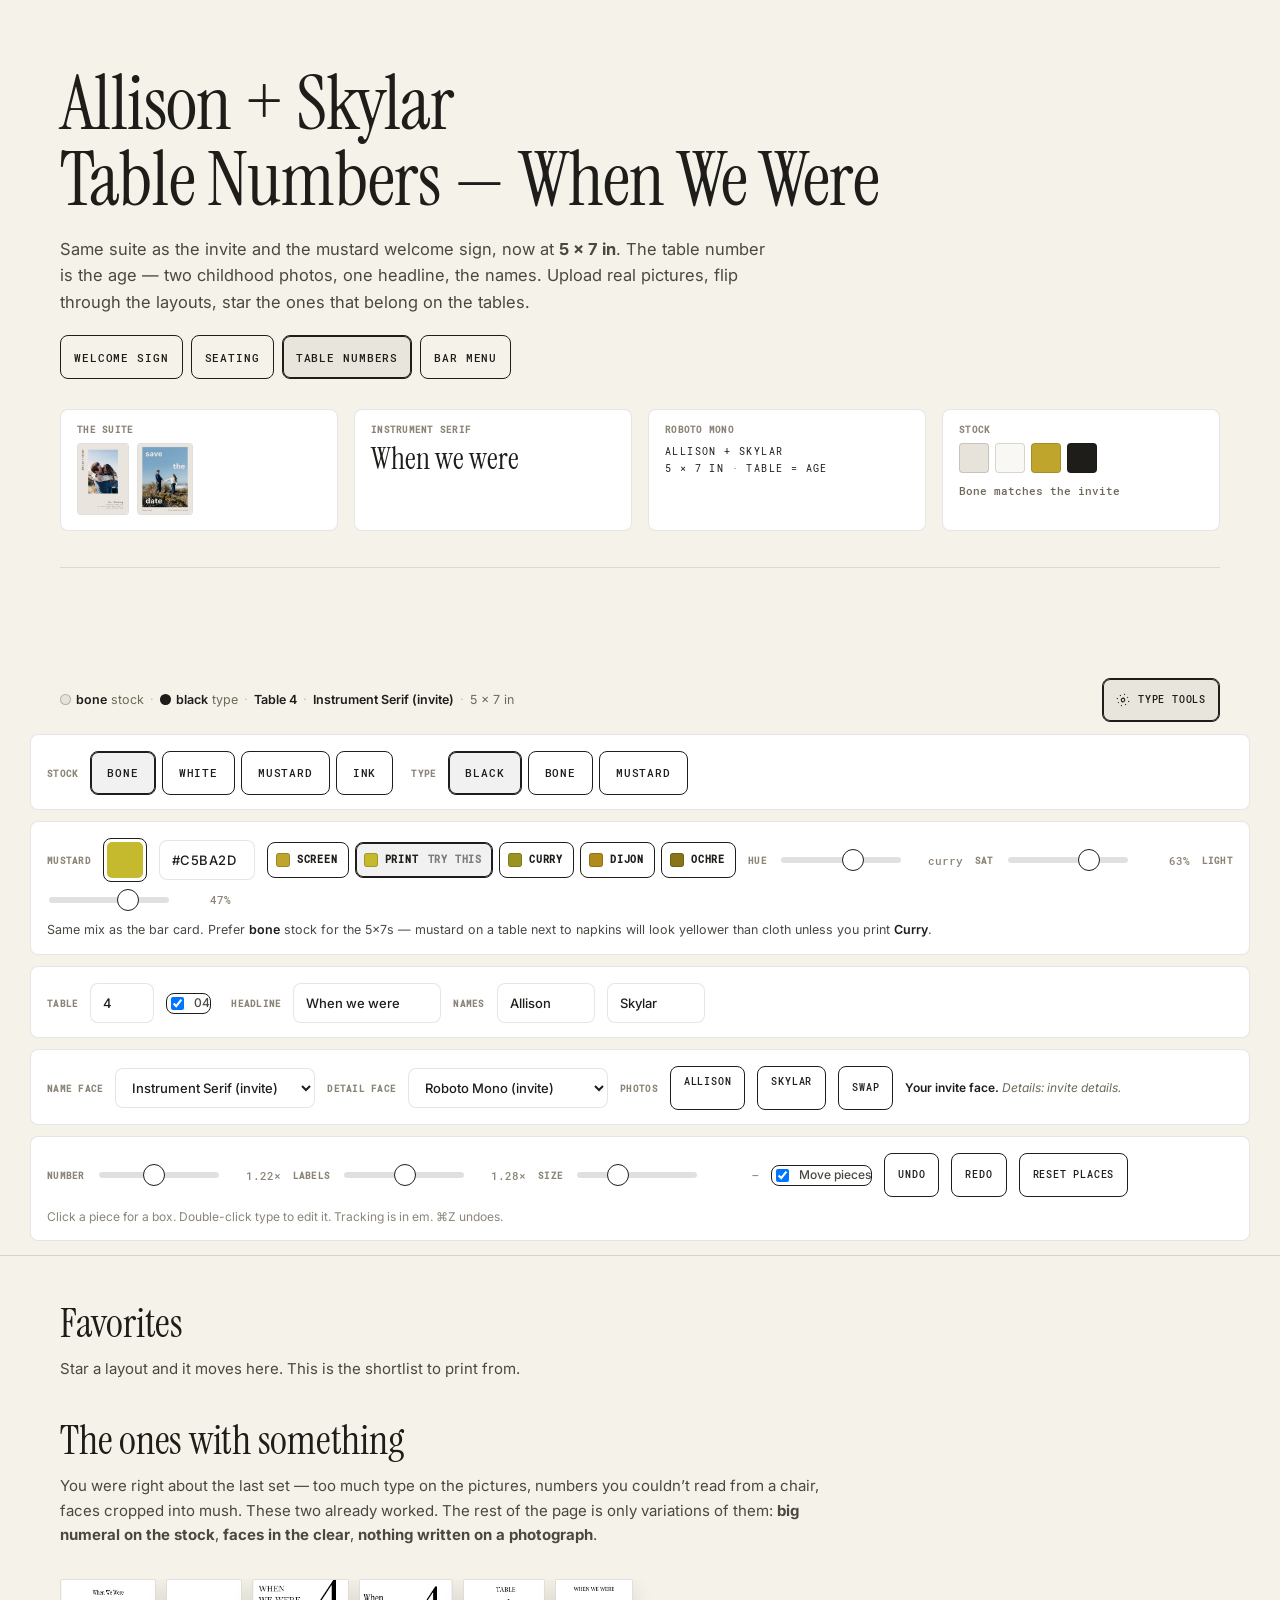
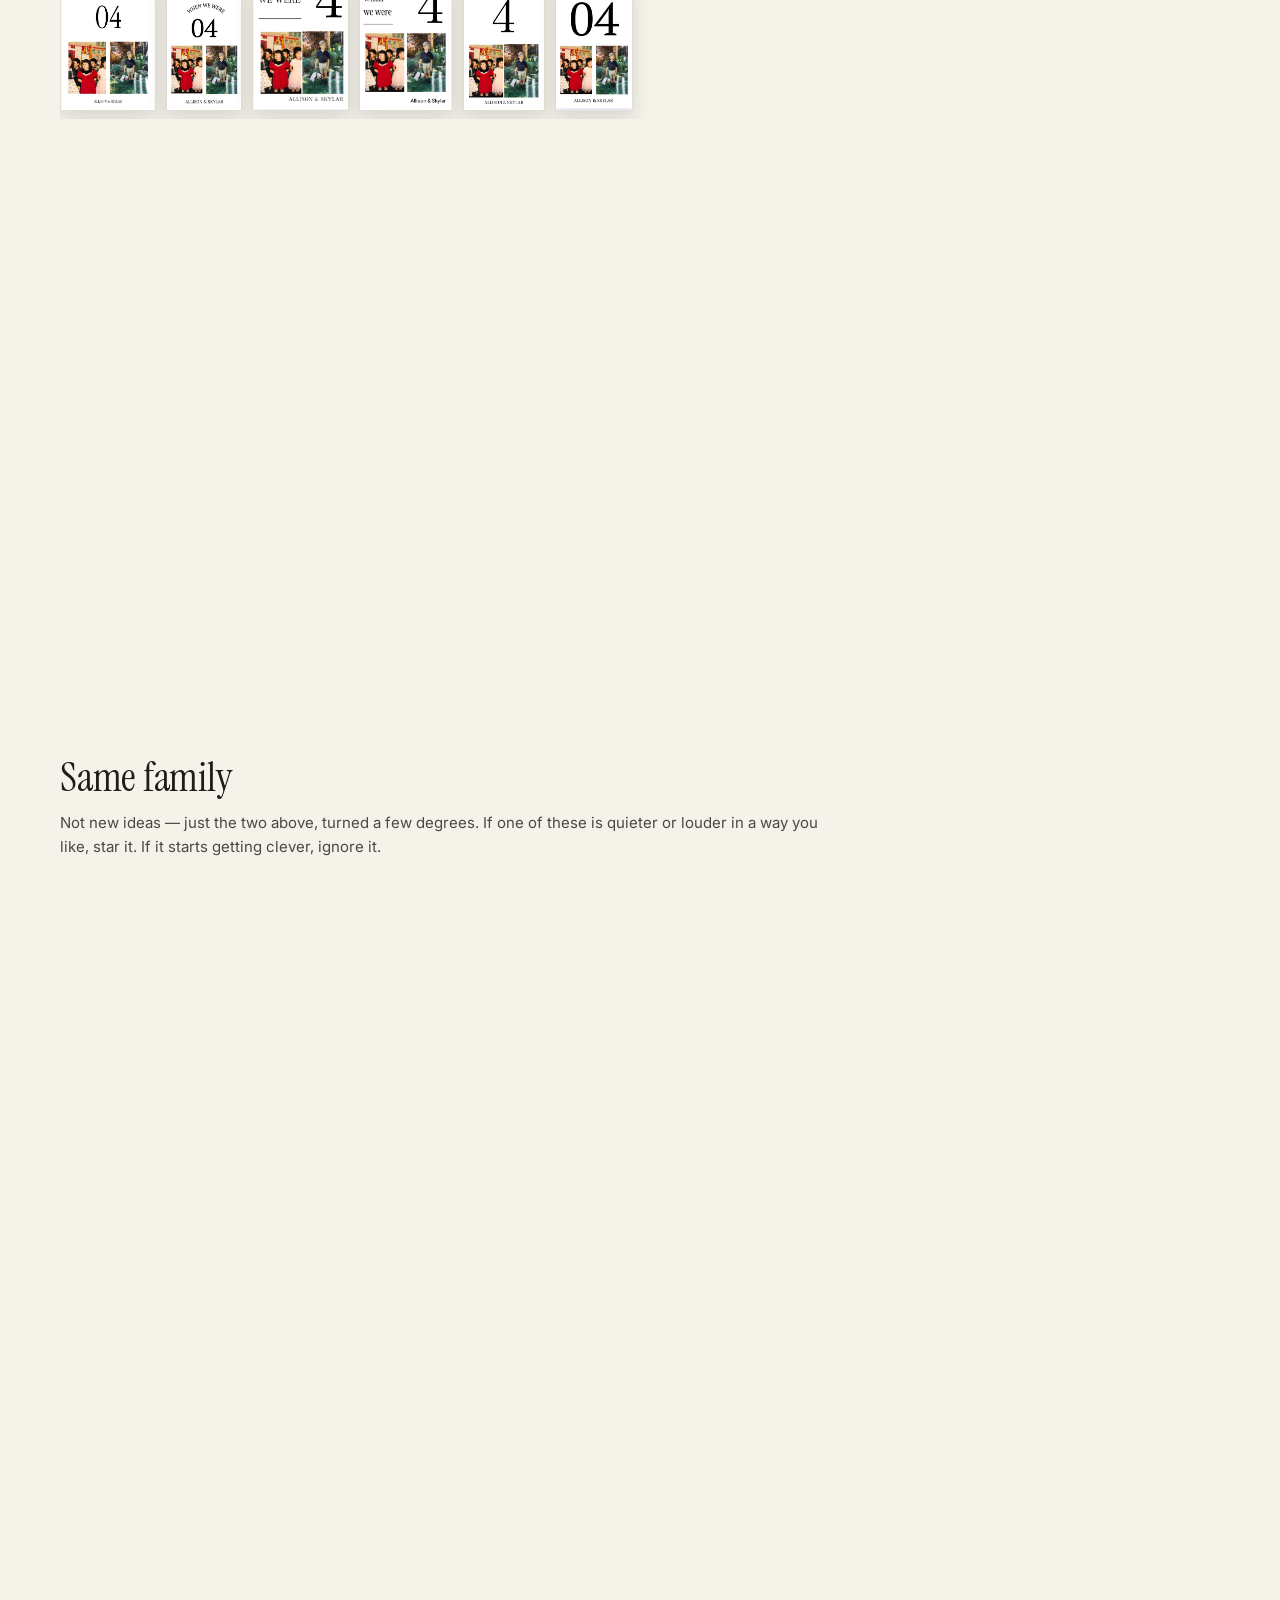
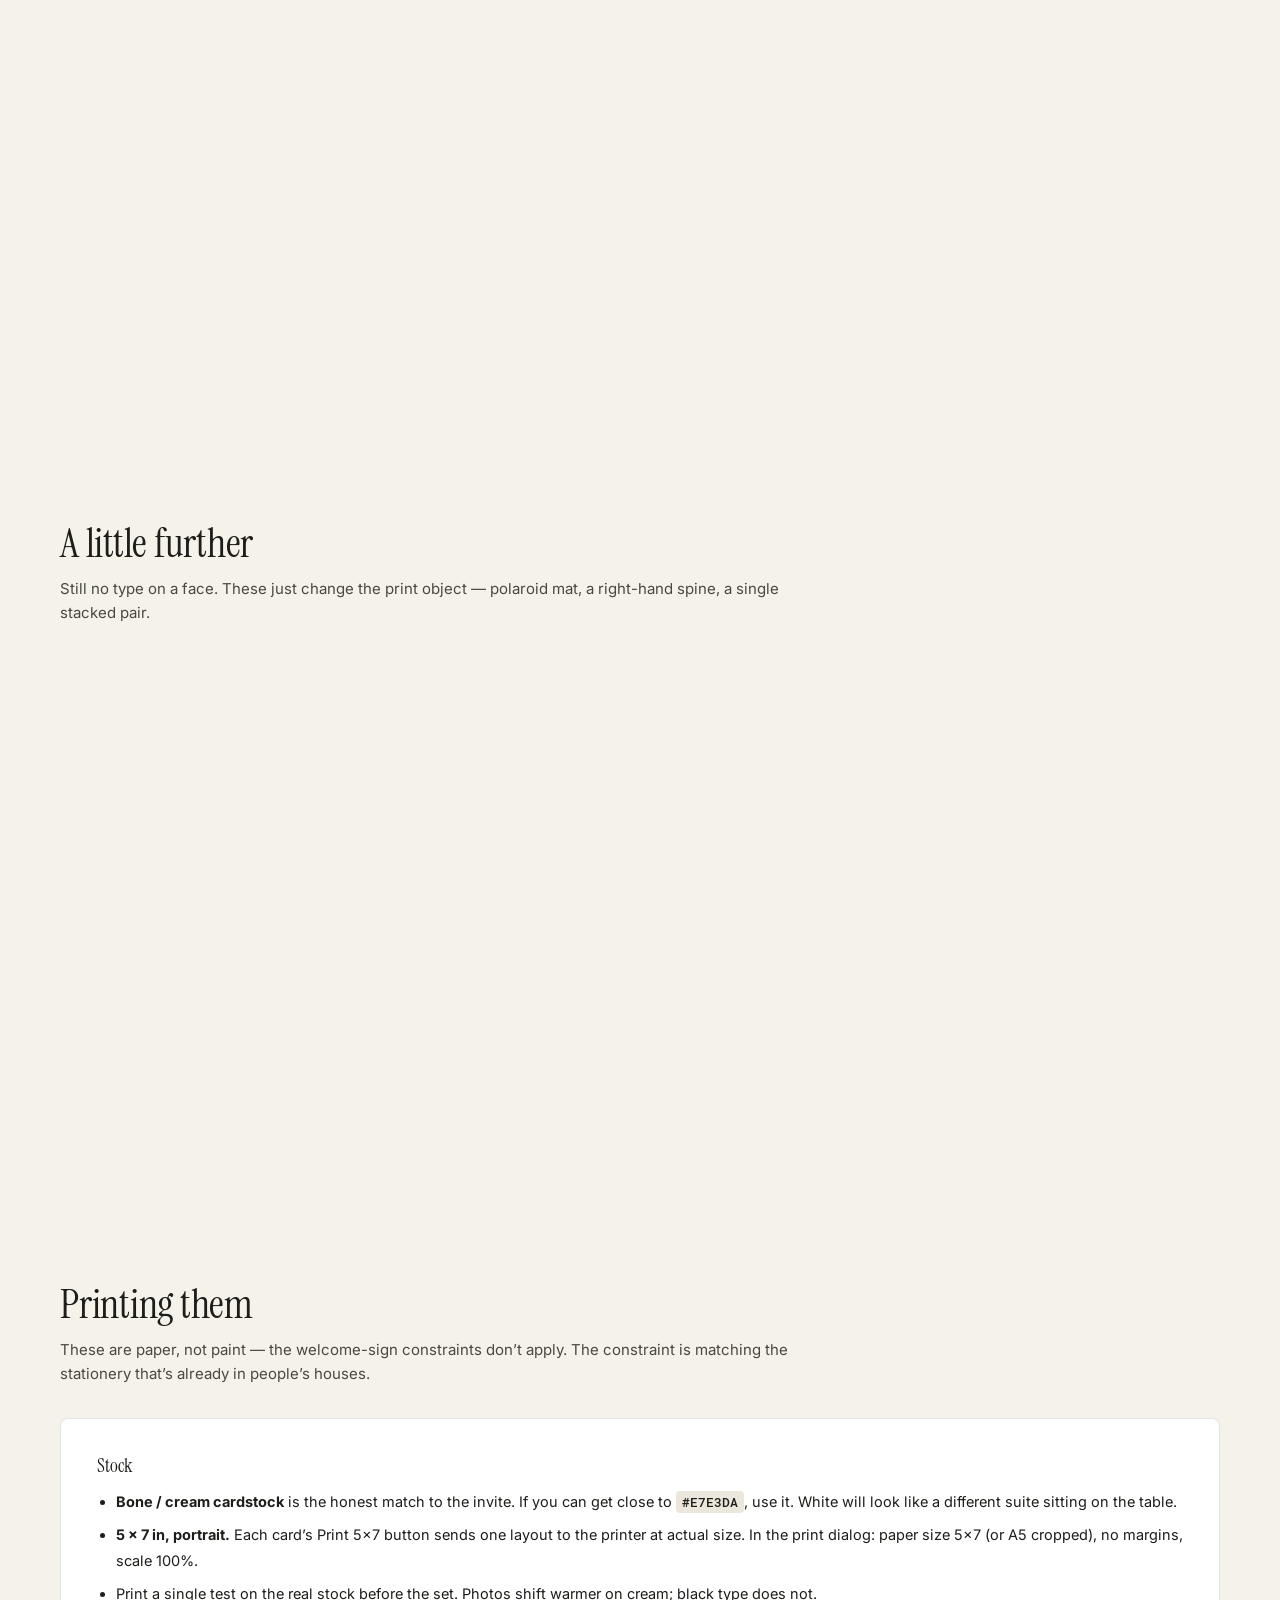
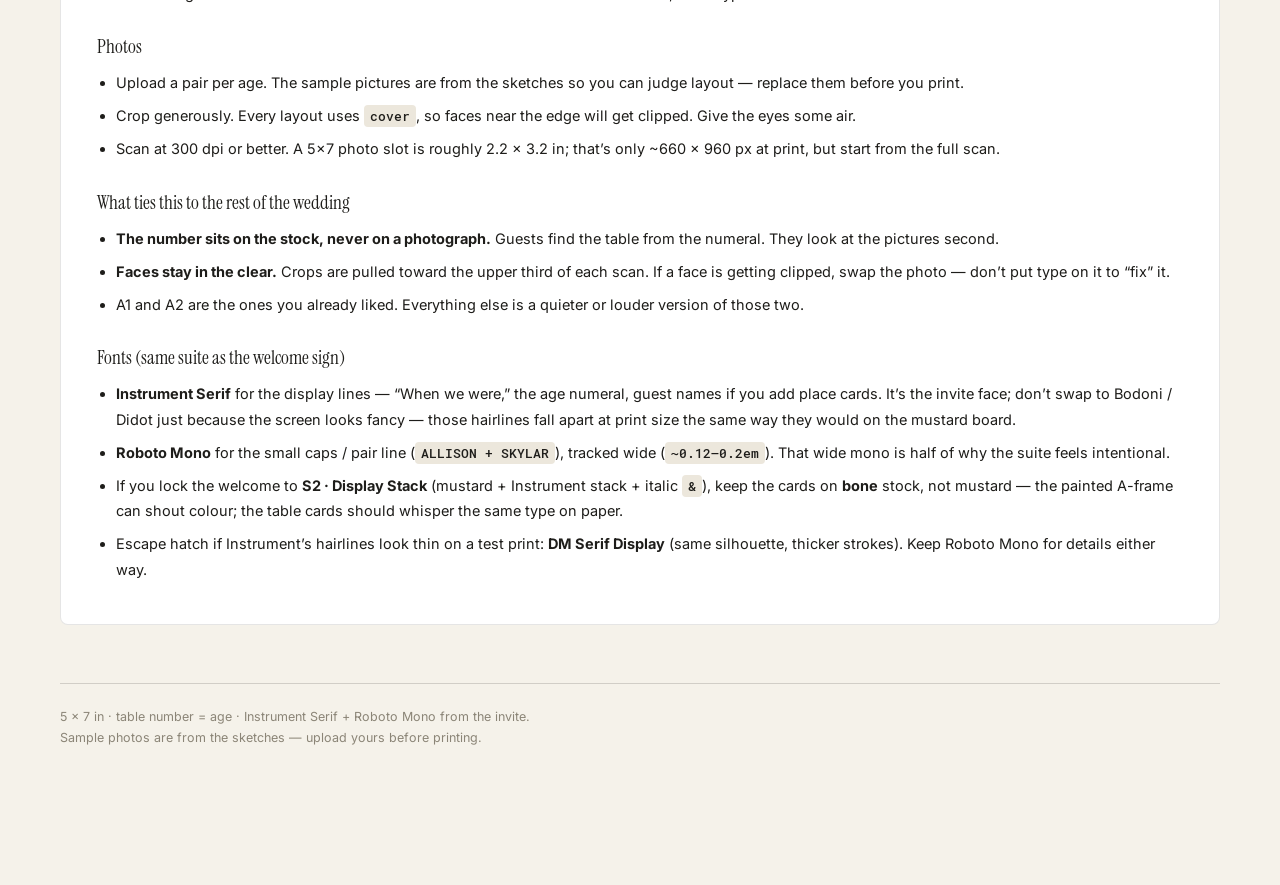
<file: tables.html>
<!DOCTYPE html>
<html lang="en" data-fav-key="wedding-table-favorites-v1">
<meta charset="utf-8">
<title>Allison + Skylar — Table Numbers</title>
<meta name="viewport" content="width=device-width, initial-scale=1">
<link rel="preconnect" href="https://fonts.googleapis.com">
<link rel="preconnect" href="https://fonts.gstatic.com" crossorigin>
<link href="https://fonts.googleapis.com/css2?family=Inter:wght@400..700&display=swap" rel="stylesheet">
<link rel="stylesheet" href="assets/fonts/suite.css">

<style>
:root{
  --bone:#E7E3DA;
  --ink:#1E1D1A;
  --ink-soft:#4A4842;
  --mustard:#BFA52B;
  --page:#F5F2EA;
  --ph-a:url("assets/photos/allison.jpg");
  --ph-b:url("assets/photos/skylar.jpg");
  --nmfont:var(--font-invite-serif);
  --accfont:var(--font-invite-serif);
  --detfont:var(--font-invite-mono);
  --nmwt:400;
  --nmtrk:-.006em;
  --nmscale:1;
  --numscale:1.22;
  --labscale:1.28;
  --detwt:400;
  --dettrk:.2em;
  --dettrk2:.12em;
}
*{box-sizing:border-box}
body{margin:0;background:var(--page);color:var(--ink);
  font-family:Inter,-apple-system,BlinkMacSystemFont,sans-serif;-webkit-font-smoothing:antialiased}
.wrap{max-width:1220px;margin:0 auto;padding:0 30px 100px}

header{padding:66px 0 36px;border-bottom:1.5px solid var(--ink)}
h1{font-family:'Instrument Serif',serif;font-weight:400;font-size:clamp(40px,7.2vw,76px);
   line-height:1.0;letter-spacing:-.008em;margin:0 0 18px}
.sub{font-size:16.5px;line-height:1.6;max-width:720px;color:var(--ink-soft);margin:0}
.navlinks{display:flex;flex-wrap:wrap;gap:8px;width:max-content;max-width:100%;margin-top:20px}
.navlinks a{font:600 11px/1 'Roboto Mono',monospace;letter-spacing:.08em;text-transform:uppercase;
  color:var(--ink);text-decoration:none;padding:10px 13px;border:1px solid var(--ink);
  border-radius:8px;background:transparent;min-height:44px;display:inline-flex;align-items:center;justify-content:center}
.navlinks a:hover{background:rgba(30,29,26,.06)}
.navlinks a[aria-current="page"],.navlinks a[aria-current="page"]:hover{
  background:rgba(30,29,26,.06);color:var(--ink);box-shadow:inset 0 0 0 1px var(--ink)}
@media (max-width:720px){
  .navlinks{width:100%}
  .navlinks a{flex:1 1 calc(50% - 8px);padding:14px 8px;text-align:center}
}

.suite{display:grid;grid-template-columns:repeat(auto-fit,minmax(168px,1fr));gap:16px;margin-top:30px}
.suitecard{border:1px solid rgba(0,0,0,.14);border-radius:7px;padding:15px 16px;background:#fbf9f5}
.suitecard b{display:block;font:700 9.5px/1 'Roboto Mono',monospace;letter-spacing:.15em;
  text-transform:uppercase;color:#8b8577;margin-bottom:9px}
.chips{display:flex;gap:6px;flex-wrap:wrap}
.chip{width:30px;height:30px;border-radius:4px;border:1px solid rgba(0,0,0,.14)}
.suite-thumbs{display:flex;gap:8px}
.suite-thumbs img{height:72px;width:auto;border-radius:3px;border:1px solid rgba(0,0,0,.12)}

.controls{position:sticky;top:0;z-index:30;background:var(--page);
  border-bottom:1px solid rgba(0,0,0,.13);padding:10px 0 14px;margin-bottom:40px}
.controls .inner{max-width:1220px;margin:0 auto;padding:0 30px;display:flex;gap:12px;align-items:center;flex-wrap:wrap}
.barhead{justify-content:space-between}
#panel{max-height:0;overflow:hidden;opacity:0;
  transition:max-height .34s cubic-bezier(.4,0,.2,1),opacity .22s,padding .34s}
#panel.open{max-height:720px;opacity:1;padding-top:12px}
#gear{appearance:none;display:inline-flex;align-items:center;gap:8px;
  border:1.5px solid var(--ink);background:transparent;color:var(--ink);
  border-radius:999px;padding:8px 15px 8px 12px;cursor:pointer;
  font:600 10.5px/1 'Roboto Mono',monospace;letter-spacing:.11em;text-transform:uppercase}
#gear:hover,#gear.open{background:rgba(30,29,26,.06);color:var(--ink)}
#gear.open{box-shadow:inset 0 0 0 1px var(--ink)}
#gear svg{width:14px;height:14px;flex:none;transition:transform .35s}
#gear.open svg{transform:rotate(60deg)}
.lbl{font:700 9.5px/1 'Roboto Mono',monospace;letter-spacing:.16em;text-transform:uppercase;color:#8b8577}
.toggle{display:flex;border:1.5px solid var(--ink);border-radius:999px;overflow:hidden}
.toggle button{appearance:none;border:0;background:transparent;cursor:pointer;
  font:500 10.5px/1 'Roboto Mono',monospace;letter-spacing:.08em;text-transform:uppercase;
  padding:11px 15px;color:var(--ink)}
.toggle button.on{background:rgba(30,29,26,.06);color:var(--ink);box-shadow:inset 0 0 0 1px var(--ink)}
#textEditRow[hidden]{display:none !important}
#pieceText{width:min(280px,70vw)}
input.f,select.f{font:500 12.5px/1 Inter,sans-serif;padding:10px 12px;border:1.5px solid rgba(0,0,0,.25);
  border-radius:6px;background:#fff}
select.f{cursor:pointer;max-width:200px}
#summary{font:400 12.5px/1.4 Inter,sans-serif;color:#6e6858}
#summary b{font-weight:600;color:var(--ink)}
#summary .dot{opacity:.4;margin:0 6px}
.swatchdot{display:inline-block;width:11px;height:11px;border-radius:50%;
  border:1px solid rgba(0,0,0,.22);vertical-align:-1px;margin-right:5px}
.warn{display:none;align-items:center;gap:7px;font:500 11.5px/1.4 Inter,sans-serif;
  color:#7d2f1c;background:#F6DFD8;border:1px solid #E0B4A8;border-radius:6px;
  padding:8px 11px}
.warn.show{display:flex}
.xbtn,.filebtn{appearance:none;border:1.5px solid rgba(0,0,0,.28);background:#fff;color:var(--ink);
  border-radius:6px;padding:8px 11px;cursor:pointer;
  font:500 10px/1 'Roboto Mono',monospace;letter-spacing:.06em;text-transform:uppercase}
.xbtn:hover,.filebtn:hover{border-color:var(--ink);background:rgba(30,29,26,.06);color:var(--ink)}
.filebtn input{display:none}
.check{display:flex;align-items:center;gap:7px;font:500 12px/1 Inter,sans-serif;color:var(--ink-soft)}
.typenote{font:400 12px/1.45 Inter,sans-serif;color:#6e6858;font-style:italic}
.typenote b{font-style:normal;font-weight:600;color:var(--ink)}

h2{font-family:'Instrument Serif',serif;font-weight:400;font-size:clamp(27px,3.7vw,41px);
   margin:78px 0 7px;letter-spacing:-.006em;scroll-margin-top:170px}
h2:first-of-type{margin-top:0}
.secnote{font-size:15px;color:var(--ink-soft);max-width:760px;margin:0 0 32px;line-height:1.62}

.refsrow{display:flex;gap:10px;overflow:auto;padding-bottom:8px;margin:0 0 28px}
.refsrow img{height:132px;width:auto;border-radius:2px;box-shadow:0 8px 20px rgba(0,0,0,.12);
  border:1px solid rgba(0,0,0,.08)}

.grid{display:grid;grid-template-columns:repeat(auto-fill,minmax(240px,1fr));gap:44px 32px}
.grid > div{content-visibility:auto;contain-intrinsic-size:auto 420px}

.frame{
  aspect-ratio:5/7;border-radius:2px;overflow:hidden;position:relative;display:flex;
  box-shadow:0 1px 2px rgba(0,0,0,.10),0 16px 38px rgba(0,0,0,.14);
  container-type:inline-size;container-name:card;background:#fff;
}
.sign{flex:1;position:relative;display:flex;flex-direction:column;padding:7.5% 8%;min-height:0;min-width:0}
.spacer{flex:1}
.meta{margin-top:15px}
.meta h3{font:600 14.5px/1.3 Inter,sans-serif;margin:0 0 5px;letter-spacing:-.012em}
.meta p{font-size:12.8px;line-height:1.58;color:#6e6858;margin:0}
.tag{display:inline-block;font:600 9px/1 'Roboto Mono',monospace;letter-spacing:.11em;
  text-transform:uppercase;padding:5px 8px;border-radius:4px;margin:9px 6px 0 0;
  background:rgba(0,0,0,.06);color:#6e6858}
.tag.easy{background:#D7E7CF;color:#31562a}
.tag.star{background:rgba(30,29,26,.06);color:var(--ink)}
.printbtn{margin-top:10px}

.meta-head{display:flex;align-items:flex-start;justify-content:space-between;gap:10px;margin-bottom:5px}
.meta-head h3{margin:0;flex:1}
.starbtn{appearance:none;border:1.5px solid rgba(0,0,0,.22);background:#fff;color:#8b8577;
  width:34px;height:34px;border-radius:8px;cursor:pointer;flex:none;
  display:inline-flex;align-items:center;justify-content:center;padding:0}
.starbtn svg{width:16px;height:16px;display:block}
.starbtn:hover{border-color:var(--ink);color:var(--ink)}
.starbtn.on{background:rgba(30,29,26,.06);border-color:var(--ink);color:var(--ink)}
.starbtn .star-fill{display:none}
.starbtn.on .star-outline{display:none}
.starbtn.on .star-fill{display:block}
.layout-card.is-fav .frame{outline:2px solid var(--ink);outline-offset:3px}

.nm{font-family:var(--nmfont);font-weight:var(--nmwt);letter-spacing:var(--nmtrk)}
.acc{font-family:var(--accfont);font-style:italic}
.k{font-family:var(--detfont);font-weight:var(--detwt);font-size:calc(4.15cqi * var(--labscale,1));letter-spacing:var(--dettrk);line-height:1.55;text-transform:uppercase}
.det{font-family:var(--detfont);font-weight:var(--detwt);font-size:calc(3.4cqi * var(--labscale,1));letter-spacing:var(--dettrk2);line-height:1.7;text-transform:uppercase}
.num,.num-pad,.num-raw,.num-roman{
  font-family:var(--nmfont);font-weight:var(--nmwt);letter-spacing:var(--nmtrk);
  font-size:calc(36cqi * var(--nmscale,1) * var(--numscale,1));line-height:.78;
}
.num-word{font-family:var(--nmfont);font-style:italic;font-size:calc(16cqi * var(--nmscale,1) * var(--labscale,1));line-height:.9}
.head,.head-u{font-family:var(--nmfont);font-weight:var(--nmwt);letter-spacing:var(--nmtrk);font-size:calc(6.2cqi * var(--nmscale,1) * var(--labscale,1));line-height:1.15}
.pair,.pair-plus{font-family:var(--detfont);font-weight:var(--detwt);font-size:calc(3.7cqi * var(--labscale,1));letter-spacing:var(--dettrk2);text-transform:uppercase}
.sans{font-family:var(--font-std-thin),Inter,sans-serif;font-weight:400;letter-spacing:.04em;text-transform:none}

.diptych{display:grid;grid-template-columns:1fr 1fr;gap:2.6%;flex:1;min-height:0}
.diptych.flush{gap:0}
.ph{background-position:center 24%;background-size:cover;background-repeat:no-repeat;min-height:0}
.ph-a{background-image:var(--ph-a)}
.ph-b{background-image:var(--ph-b)}
.print{background:#fff;padding:1.45cqi;box-shadow:0 .55cqi 1.7cqi rgba(30,29,26,.15);
  display:flex;--dx:0cqi;--dy:0cqi;--pscale:1;
  transform:translate(var(--dx),var(--dy)) rotate(var(--tilt,0deg)) scale(var(--pscale,1));
  transform-origin:center center}
.print .ph{flex:1;width:100%;height:100%;min-height:0;min-width:0}
.print.pola{padding:1.4cqi 1.4cqi 6.5cqi}
.num-lg{font-family:var(--nmfont);font-weight:var(--nmwt);letter-spacing:var(--nmtrk);
  font-size:calc(40cqi * var(--nmscale,1) * var(--numscale,1));line-height:.74}
.sl{display:flex;align-items:center;gap:8px}
.sl input[type=range]{-webkit-appearance:none;appearance:none;width:110px;height:4px;border-radius:2px;
  background:rgba(0,0,0,.2);outline:none;cursor:pointer}
.sl input[type=range]::-webkit-slider-thumb{-webkit-appearance:none;width:15px;height:15px;border-radius:50%;
  background:var(--ink);cursor:pointer;border:0}
.sl output{font:500 11px/1 'Roboto Mono',monospace;color:#6e6858;min-width:48px;text-align:right}
.has-pt,.has-pt .nm,.has-pt .pair-plus,.has-pt .k,.has-pt .pair,.has-pt .head,.has-pt .head-u{
  font-size:calc(var(--pt) * 100cqi / 360) !important}
.has-trk,.has-trk .nm,.has-trk .pair-plus,.has-trk .k,.has-trk .pair,.has-trk .head,.has-trk .head-u{
  letter-spacing:var(--trk) !important}
.move{--dx:0cqi;--dy:0cqi;--tilt:0deg;--pscale:1;
  transform:translate(var(--dx),var(--dy)) rotate(var(--tilt)) scale(var(--pscale));
  transform-origin:center center}
body.moving .move{cursor:grab;user-select:none;touch-action:none}
body.moving .move:active,body.moving .move.dragging{cursor:grabbing;z-index:5}
body.moving .move.selected{z-index:6}
body.moving .sign{user-select:none}
body.moving .frame:has(.selected){overflow:visible}
.selbox{position:absolute;box-sizing:border-box;pointer-events:none;z-index:12;
  border:1.5px solid var(--ink);box-shadow:0 0 0 1px #fff}
.selbox .h{position:absolute;width:9px;height:9px;background:#fff;border:1.5px solid var(--ink);
  pointer-events:auto;box-sizing:border-box}
.selbox .h.nw{top:-5px;left:-5px;cursor:nwse-resize}
.selbox .h.ne{top:-5px;right:-5px;cursor:nesw-resize}
.selbox .h.sw{bottom:-5px;left:-5px;cursor:nesw-resize}
.selbox .h.se{bottom:-5px;right:-5px;cursor:nwse-resize}
.nudgehint{font:400 12px/1.4 Inter,sans-serif;color:#8b8577}
.rule{height:1px;background:currentColor;width:100%}
.sign.abs{padding:0}
.sign svg text,.sign svg textPath{font-family:var(--nmfont),'Instrument Serif',serif;fill:currentColor}
.sign svg textPath.head-u{font-size:5.6cqi;letter-spacing:.2em}

.notes{background:#fbf9f5;border:1.5px solid var(--ink);border-radius:9px;padding:34px 36px}
.notes h4{font-family:'Instrument Serif',serif;font-weight:400;font-size:19px;margin:28px 0 11px}
.notes h4:first-child{margin-top:0}
.notes ul{margin:0;padding-left:19px}
.notes li{font-size:14.5px;line-height:1.74;margin-bottom:8px}
.notes code{font:500 12.5px/1 'Roboto Mono',monospace;background:#ece7dc;padding:3px 6px;border-radius:4px}
footer{margin-top:58px;padding-top:22px;border-top:1px solid rgba(0,0,0,.15);
  font-size:12.5px;color:#8b8577;line-height:1.7}
a{color:#7d4a1e}

@media print{
  header,.controls,.meta,.navlinks,footer,.notes,h2,.secnote,.refsrow,.suite,.warn,.printbtn,.starbtn,.selbox,#gear{
    display:none !important}
  body{background:#fff}
  .wrap{max-width:none;padding:0;margin:0}
  .grid{display:block}
  .grid > div{content-visibility:visible;contain-intrinsic-size:none}
  .frame{box-shadow:none;border-radius:0;overflow:hidden !important}
  body.print-card .grid > div{display:none !important}
  body.print-card .grid > div:has(.print-me){display:block !important}
  body.print-card .frame.print-me{
    position:fixed;inset:0;width:5in;height:7in;aspect-ratio:auto;
    box-shadow:none;border-radius:0}
}
</style>
<link rel="stylesheet" href="assets/chrome.css">

<div class="wrap">
<header>
  <h1>Allison + Skylar<br>Table Numbers — When We Were</h1>
  <p class="sub">Same suite as the invite and the mustard welcome sign, now at <b>5 × 7 in</b>. The table number is the age — two childhood photos, one headline, the names. Upload real pictures, flip through the layouts, star the ones that belong on the tables.</p>
  <nav class="navlinks" aria-label="Primary">
    <a href="index.html">Welcome sign</a>
    <a href="plan.html">Seating</a>
    <a href="tables.html" aria-current="page">Table numbers</a>
    <a href="bar.html">Bar menu</a>
  </nav>

  <div class="suite">
    <div class="suitecard"><b>The suite</b>
      <div class="suite-thumbs">
        <img src="assets/suite/invite.png" alt="Invite">
        <img src="assets/suite/save-the-date.png" alt="Save the date">
      </div>
    </div>
    <div class="suitecard"><b>Instrument Serif</b>
      <div style="font-family:var(--font-invite-serif);font-size:30px;line-height:1.05">When we were</div>
    </div>
    <div class="suitecard"><b>Roboto Mono</b>
      <div class="det" style="font-size:10px;letter-spacing:.14em">ALLISON + SKYLAR</div>
      <div class="det" style="font-size:10px;letter-spacing:.14em">5 × 7 IN · TABLE = AGE</div>
    </div>
    <div class="suitecard"><b>Stock</b>
      <div class="chips" style="margin-top:4px">
        <i class="chip" style="background:#E7E3DA" title="bone"></i>
        <i class="chip" style="background:#FAF8F4" title="white"></i>
        <i class="chip" style="background:#BFA52B" title="mustard"></i>
        <i class="chip" style="background:#1E1D1A" title="ink"></i>
      </div>
      <div style="font:500 11px/1.5 'Roboto Mono',monospace;color:#6e6858;margin-top:10px">Bone matches the invite</div>
    </div>
  </div>
</header>
</div>

<div class="controls">
  <div class="inner barhead">
    <span id="summary"></span>
    <button type="button" id="gear" class="open" aria-expanded="true" aria-controls="panel">
      <svg viewBox="0 0 24 24" fill="none" stroke="currentColor" stroke-width="1.8" stroke-linejoin="round" aria-hidden="true">
        <circle cx="12" cy="12" r="3"></circle>
        <path d="M12 2v2M12 20v2M4.2 4.2l1.4 1.4M18.4 18.4l1.4 1.4M2 12h2M20 12h2M4.2 19.8l1.4-1.4M18.4 5.6l1.4-1.4"></path>
      </svg>
      Type tools
    </button>
  </div>
  <div id="panel" class="open">
  <div class="inner">
    <span class="lbl">Stock</span>
    <div class="toggle" id="cw">
      <button data-cw="bone" class="on">Bone</button>
      <button data-cw="white">White</button>
      <button data-cw="mustard">Mustard</button>
      <button data-cw="ink">Ink</button>
    </div>
    <span class="lbl" style="margin-left:6px">Type</span>
    <div class="toggle" id="tc">
      <button data-tc="ink" class="on">Black</button>
      <button data-tc="white">Bone</button>
      <button data-tc="mustard">Mustard</button>
    </div>
    <div class="warn" id="warn"><b>Low contrast</b><span id="warntxt"></span></div>
  </div>
  <div class="inner mix-row" style="margin-top:11px" id="mustard-mix">
    <span class="lbl">Mustard</span>
    <input type="color" class="mix-wheel" id="mustard-wheel" value="#BFA52B" aria-label="Mustard colour">
    <input class="f mix-hex" id="mustard-hex" value="#BFA52B" spellcheck="false" maxlength="7" aria-label="Mustard hex">
    <div class="mix-chips" id="mustard-presets"></div>
    <span class="lbl">Hue</span>
    <div class="sl"><input type="range" id="mustard-hue" min="36" max="68" step="1" value="49"><output id="mustard-hue-out">gold</output></div>
    <span class="lbl">Sat</span>
    <div class="sl"><input type="range" id="mustard-sat" min="20" max="80" step="1" value="63"><output id="mustard-sat-out">63%</output></div>
    <span class="lbl">Light</span>
    <div class="sl"><input type="range" id="mustard-lit" min="22" max="58" step="1" value="46"><output id="mustard-lit-out">46%</output></div>
    <p class="mix-note">Same mix as the bar card. Prefer <b>bone</b> stock for the 5×7s — mustard on a table next to napkins will look yellower than cloth unless you print <b>Curry</b>.</p>
  </div>
  <div class="inner" style="margin-top:11px">
    <span class="lbl">Table</span>
    <input class="f" id="tnum" type="number" min="1" max="20" value="4" style="width:64px">
    <label class="check"><input type="checkbox" id="pad" checked> 04</label>
    <span class="lbl" style="margin-left:8px">Headline</span>
    <input class="f" id="headline" value="When we were" style="width:148px">
    <span class="lbl">Names</span>
    <input class="f" id="n1" value="Allison" style="width:98px">
    <input class="f" id="n2" value="Skylar" style="width:98px">
  </div>
  <div class="inner" style="margin-top:11px">
    <span class="lbl">Name face</span>
    <select class="f" id="nf">
      <optgroup label="Your suite">
        <option value="instrument" selected>Instrument Serif (invite)</option>
        <option value="helveticablack">Helvetica Neue Black (STD)</option>
      </optgroup>
      <option value="playfair">Playfair Display</option>
      <option value="bodoni">Bodoni Moda</option>
      <option value="dmserif">DM Serif Display</option>
      <option value="ebgaramond">EB Garamond</option>
    </select>
    <span class="lbl">Detail face</span>
    <select class="f" id="df">
      <option value="robotomono" selected>Roboto Mono (invite)</option>
      <option value="helveticathin">Helvetica Neue Thin (STD)</option>
      <option value="serifcaps">Serif, letterspaced</option>
      <option value="inter">Inter</option>
    </select>
    <span class="lbl">Photos</span>
    <label class="filebtn">Allison <input type="file" id="photoA" accept="image/*"></label>
    <label class="filebtn">Skylar <input type="file" id="photoB" accept="image/*"></label>
    <button type="button" class="xbtn" id="swap">Swap</button>
    <span class="typenote" id="typenote"></span>
  </div>
  <div class="inner" style="margin-top:11px">
    <span class="lbl">Number</span>
    <div class="sl"><input type="range" id="sNum" min="0.7" max="1.85" step="0.02" value="1.22"><output id="oNum">1.22×</output></div>
    <span class="lbl">Labels</span>
    <div class="sl"><input type="range" id="sLab" min="0.7" max="1.85" step="0.02" value="1.28"><output id="oLab">1.28×</output></div>
    <span class="lbl">Size</span>
    <div class="sl"><input type="range" id="sPiece" min="0" max="26" step="1" value="8" disabled><output id="oPiece">—</output></div>
    <label class="check"><input type="checkbox" id="moveOn" checked> Move pieces</label>
    <button type="button" class="xbtn" id="undoBtn" title="⌘Z">Undo</button>
    <button type="button" class="xbtn" id="redoBtn" title="⌘⇧Z">Redo</button>
    <button type="button" class="xbtn" id="resetMove">Reset places</button>
    <span class="nudgehint">Click a piece for a box. Double-click type to edit it. Tracking is in em. ⌘Z undoes.</span>
  </div>
  <div class="inner" id="textEditRow" hidden style="margin-top:11px">
    <span class="lbl">Copy</span>
    <input class="f" id="pieceText" type="text" placeholder="Select a line of type" disabled>
    <span class="lbl">Case</span>
    <div class="toggle" id="caseToggle">
      <button type="button" data-case="as">As typed</button>
      <button type="button" data-case="upper">All caps</button>
      <button type="button" data-case="title">Title</button>
      <button type="button" data-case="sentence">Sentence</button>
      <button type="button" data-case="lower">Lower</button>
    </div>
    <span class="lbl">Tracking</span>
    <div class="sl"><input type="range" id="sTrk" min="-0.10" max="0.40" step="0.005" value="0" disabled><output id="oTrk">—</output></div>
  </div>
  </div>
</div>

<div class="wrap">

<section id="favorites-section">
  <h2 id="favorites-heading">Favorites</h2>
  <p class="secnote" id="favorites-empty">Star a layout and it moves here. This is the shortlist to print from.</p>
  <div class="grid" id="favorites-grid" style="display:none"></div>
</section>

<h2>The ones with something</h2>
<p class="secnote">You were right about the last set — too much type on the pictures, numbers you couldn’t read from a chair, faces cropped into mush. These two already worked. The rest of the page is only variations of them: <b>big numeral on the stock</b>, <b>faces in the clear</b>, <b>nothing written on a photograph</b>.</p>
<div class="refsrow">
  <img src="assets/refs/centered-stack.png" alt="Centered stack sketch">
  <img src="assets/refs/arched-header.png" alt="Arched header sketch">
  <img src="assets/refs/split-masthead.png" alt="Split masthead sketch">
  <img src="assets/refs/mixed-type.png" alt="Mixed type sketch">
  <img src="assets/refs/table-mark.png" alt="Table mark sketch">
  <img src="assets/refs/formal-caps.png" alt="Formal caps sketch">
</div>

<div class="grid" id="shortlist-grid" data-home-grid="sketches">

  <div>
    <div class="frame"><div class="sign abs" data-g>
      <div class="k" data-fg style="position:absolute;top:6.5%;left:7%">When we were</div>
      <div class="num-lg num" data-fg style="position:absolute;top:4.5%;right:6%">04</div>
      <div class="print" style="position:absolute;top:22%;left:8%;width:52%;height:42%;--tilt:-6.5deg">
        <div class="ph ph-a"></div>
      </div>
      <div class="print" style="position:absolute;top:38%;right:7%;width:50%;height:40%;--tilt:4.5deg">
        <div class="ph ph-b"></div>
      </div>
      <div class="pair" data-fg data-upper="1" style="position:absolute;left:7%;bottom:6%">Allison &amp; Skylar</div>
    </div></div>
    <div class="meta"><h3>A1 · Crooked Prints</h3>
      <p>The one you flagged. Two prints dropped on the card, type in the margins, 04 large enough to read standing up. Faces stay in the open.</p>
      <span class="tag star">You picked this</span></div>
  </div>

  <div>
    <div class="frame"><div class="sign" data-g style="flex-direction:row;padding:7% 6.5%;gap:5%">
      <div style="flex:none;display:flex;align-items:stretch;gap:8px">
        <div class="k" data-fg style="writing-mode:vertical-rl;--tilt:180deg">When we were</div>
        <div style="width:1.5px;background:currentColor" data-fg></div>
      </div>
      <div style="flex:1;display:flex;flex-direction:column;min-width:0;gap:3.5%">
        <div class="num-lg num" data-fg>04</div>
        <div class="ph ph-a" style="flex:1.15"></div>
        <div class="ph ph-b" style="flex:1.15"></div>
        <div class="pair" data-fg data-upper="1">Allison &amp; Skylar</div>
      </div>
    </div></div>
    <div class="meta"><h3>A2 · Spine Rule</h3>
      <p>The other one. A single hairline, a big age, two full-width pictures. Nothing on the photos. The number is the first thing you see.</p>
      <span class="tag star">You picked this</span></div>
  </div>

</div>

<h2>Same family</h2>
<p class="secnote">Not new ideas — just the two above, turned a few degrees. If one of these is quieter or louder in a way you like, star it. If it starts getting clever, ignore it.</p>

<div class="grid" id="suite-grid" data-home-grid="suite">

  <div>
    <div class="frame"><div class="sign abs" data-g>
      <div class="k" data-fg style="position:absolute;top:6.5%;left:7%">When we were</div>
      <div class="num-lg num" data-fg style="position:absolute;top:4.5%;right:6%">04</div>
      <div class="print" style="position:absolute;top:24%;left:9%;width:48%;height:50%;--tilt:-3deg">
        <div class="ph ph-a"></div>
      </div>
      <div class="print" style="position:absolute;top:28%;right:8%;width:48%;height:50%;--tilt:2.5deg">
        <div class="ph ph-b"></div>
      </div>
      <div class="pair" data-fg data-upper="1" style="position:absolute;left:7%;bottom:6%">Allison &amp; Skylar</div>
    </div></div>
    <div class="meta"><h3>B1 · Side-by-side Prints</h3>
      <p>Crooked Prints, calmed down. Two prints next to each other, barely tilted, so both faces read at once.</p>
      <span class="tag">From A1</span></div>
  </div>

  <div>
    <div class="frame"><div class="sign abs" data-g>
      <div class="num-lg num" data-fg style="position:absolute;top:5%;left:7%;right:7%;text-align:center">04</div>
      <div class="k" data-fg style="position:absolute;top:22%;left:0;right:0;text-align:center">When we were</div>
      <div class="print" style="position:absolute;top:32%;left:10%;width:46%;height:50%;--tilt:-5deg">
        <div class="ph ph-a"></div>
      </div>
      <div class="print" style="position:absolute;top:36%;right:9%;width:46%;height:50%;--tilt:4deg">
        <div class="ph ph-b"></div>
      </div>
      <div class="pair" data-fg data-upper="1" style="position:absolute;left:0;right:0;bottom:6%;text-align:center">Allison &amp; Skylar</div>
    </div></div>
    <div class="meta"><h3>B2 · Centered Prints</h3>
      <p>04 dead-center on top, prints below. The Etsy “When We Were” card, except the pictures are objects, not a flush grid.</p>
      <span class="tag">From A1</span></div>
  </div>

  <div>
    <div class="frame"><div class="sign" data-g style="padding:7% 8%">
      <div style="display:flex;align-items:flex-end;justify-content:space-between;margin-bottom:5%">
        <div class="k" data-fg style="padding-bottom:8%">When we were</div>
        <div class="num-lg num-raw" data-fg>4</div>
      </div>
      <div style="flex:1;display:flex;gap:4%;min-height:0">
        <div class="print" style="flex:1;display:flex"><div class="ph ph-a"></div></div>
        <div class="print" style="flex:1;display:flex"><div class="ph ph-b"></div></div>
      </div>
      <div class="pair" data-fg data-upper="1" style="margin-top:5%">Allison &amp; Skylar</div>
    </div></div>
    <div class="meta"><h3>B3 · Split Masthead</h3>
      <p>Your original sketch, with print mats and a number that actually carries. Headline left, age right, faces in two clear windows.</p>
      <span class="tag">Your sketch</span></div>
  </div>

  <div>
    <div class="frame"><div class="sign" data-g style="padding:7% 8%;align-items:center">
      <div class="k" data-fg>When we were</div>
      <div class="num-lg num" data-fg style="margin:2% 0 5%">04</div>
      <div style="display:flex;gap:4%;width:100%;flex:1;min-height:0">
        <div class="print" style="flex:1;display:flex"><div class="ph ph-a"></div></div>
        <div class="print" style="flex:1;display:flex"><div class="ph ph-b"></div></div>
      </div>
      <div class="pair" data-fg data-upper="1" style="margin-top:5%">Allison &amp; Skylar</div>
    </div></div>
    <div class="meta"><h3>B4 · Stacked Classic</h3>
      <p>The honest commercial layout: headline, huge age, two pictures, names. No tilt. If A1 is too cute, this is the one that just works.</p>
      <span class="tag">Etsy default</span></div>
  </div>

  <div>
    <div class="frame"><div class="sign" data-g style="flex-direction:row;padding:7% 6.5%;gap:5%">
      <div style="flex:1.15;display:flex;flex-direction:column;gap:4%;min-width:0">
        <div class="print" style="flex:1;display:flex"><div class="ph ph-a"></div></div>
        <div class="print" style="flex:1;display:flex"><div class="ph ph-b"></div></div>
      </div>
      <div style="flex:none;width:34%;display:flex;flex-direction:column;justify-content:space-between">
        <div class="k" data-fg>When we were</div>
        <div class="num-lg num-raw" data-fg style="font-size:calc(32cqi * var(--nmscale,1) * var(--numscale,1))">4</div>
        <div class="pair" data-fg data-upper="1" style="writing-mode:vertical-rl;--tilt:180deg;align-self:flex-end">Allison &amp; Skylar</div>
      </div>
    </div></div>
    <div class="meta"><h3>B5 · Photos Left</h3>
      <p>Spine Rule flipped: pictures take the wide column so the faces get bigger. Number still large, still on the stock.</p>
      <span class="tag">From A2</span></div>
  </div>

  <div>
    <div class="frame"><div class="sign" data-g style="padding:7% 8%">
      <div class="num-lg num" data-fg style="text-align:center">04</div>
      <div class="rule" data-fg style="margin:4% 0 5%"></div>
      <div class="ph ph-a" style="flex:1;margin-bottom:3%"></div>
      <div class="ph ph-b" style="flex:1"></div>
      <div style="display:flex;justify-content:space-between;margin-top:5%">
        <span class="k" data-fg>When we were</span>
        <span class="pair" data-fg data-upper="1">Allison &amp; Skylar</span>
      </div>
    </div></div>
    <div class="meta"><h3>B6 · Number, Then Pictures</h3>
      <p>04 as a header, a rule, then two full-width frames. Faces as large as a 5×7 will allow. Type only in the footer.</p>
      <span class="tag">From A2</span></div>
  </div>

  <div>
    <div class="frame"><div class="sign" data-g style="padding:7% 8%">
      <div class="k" data-fg style="text-align:center">Table</div>
      <div class="num-lg num-raw" data-fg style="text-align:center;margin:1% 0 5%">4</div>
      <div style="display:flex;gap:3.5%;flex:1;min-height:0">
        <div class="print" style="flex:1;display:flex"><div class="ph ph-a"></div></div>
        <div class="print" style="flex:1;display:flex"><div class="ph ph-b"></div></div>
      </div>
      <div class="pair" data-fg data-upper="1" style="text-align:center;margin-top:5%">Allison &amp; Skylar</div>
    </div></div>
    <div class="meta"><h3>B7 · Table Mark</h3>
      <p>Drops “when we were” and just says table. The pictures still do the conceit. The 4 is the largest number on the page.</p>
      <span class="tag">Your sketch</span></div>
  </div>

  <div>
    <div class="frame"><div class="sign" data-g style="flex-direction:row;padding:6.5% 6%;gap:5%">
      <div class="move" data-fg style="writing-mode:vertical-rl;--tilt:180deg;flex:none;align-self:stretch">
        <span class="nm pair-plus" style="font-size:calc(5.8cqi * var(--nmscale,1) * var(--labscale,1));text-transform:none;letter-spacing:var(--nmtrk)">Allison + Skylar</span>
      </div>
      <div style="flex:1;display:flex;flex-direction:column;min-width:0">
        <div class="num-lg num" data-fg style="text-align:right">04</div>
        <div style="flex:1.2"></div>
        <div style="display:flex;gap:4%;height:38%">
          <div class="print" style="flex:1;display:flex"><div class="ph ph-a"></div></div>
          <div class="print" style="flex:1;display:flex"><div class="ph ph-b"></div></div>
        </div>
        <div class="k" data-fg style="text-align:right;margin-top:5%">When we were</div>
      </div>
    </div></div>
    <div class="meta"><h3>B8 · Invite Field</h3>
      <p>The invite’s empty field, with the pictures as two small prints at the bottom — not a poster. Number stays huge and high, off the photos.</p>
      <span class="tag">Invite</span></div>
  </div>

</div>

<h2>A little further</h2>
<p class="secnote">Still no type on a face. These just change the print object — polaroid mat, a right-hand spine, a single stacked pair.</p>

<div class="grid" id="rest-grid" data-home-grid="rest">

  <div>
    <div class="frame"><div class="sign abs" data-g>
      <div class="k" data-fg style="position:absolute;top:6.5%;left:7%">When we were</div>
      <div class="num-lg num" data-fg style="position:absolute;top:4.5%;right:6%">04</div>
      <div class="print pola" style="position:absolute;top:23%;left:8%;width:50%;height:52%;--tilt:-5deg">
        <div class="ph ph-a"></div>
      </div>
      <div class="print pola" style="position:absolute;top:30%;right:7%;width:50%;height:52%;--tilt:3.5deg">
        <div class="ph ph-b"></div>
      </div>
      <div class="pair" data-fg data-upper="1" style="position:absolute;left:7%;bottom:6%">Allison &amp; Skylar</div>
    </div></div>
    <div class="meta"><h3>C1 · Polaroids</h3>
      <p>A1 with a thicker bottom mat, so they read as prints sitting on the table. Same large 04.</p>
      <span class="tag">From A1</span></div>
  </div>

  <div>
    <div class="frame"><div class="sign" data-g style="flex-direction:row;padding:7% 6.5%;gap:5%">
      <div style="flex:1;display:flex;flex-direction:column;min-width:0;gap:3.5%">
        <div class="num-lg num" data-fg>04</div>
        <div class="ph ph-a" style="flex:1.15"></div>
        <div class="ph ph-b" style="flex:1.15"></div>
        <div class="pair" data-fg data-upper="1">Allison &amp; Skylar</div>
      </div>
      <div style="flex:none;display:flex;align-items:stretch;gap:8px">
        <div style="width:1.5px;background:currentColor" data-fg></div>
        <div class="k" data-fg style="writing-mode:vertical-rl">When we were</div>
      </div>
    </div></div>
    <div class="meta"><h3>C2 · Spine, Other Side</h3>
      <p>A2 with the rule on the right. Only try this if the left-hand spine felt backwards.</p>
      <span class="tag">From A2</span></div>
  </div>

  <div>
    <div class="frame"><div class="sign abs" data-g>
      <div class="print" style="position:absolute;top:24%;left:14%;width:58%;height:54%;--tilt:-4deg;z-index:1">
        <div class="ph ph-a"></div>
      </div>
      <div class="print" style="position:absolute;top:30%;left:28%;width:58%;height:54%;--tilt:3deg">
        <div class="ph ph-b"></div>
      </div>
      <div class="k" data-fg style="position:absolute;top:6.5%;left:7%">When we were</div>
      <div class="num-lg num" data-fg style="position:absolute;top:4%;right:6%">04</div>
      <div class="pair" data-fg data-upper="1" style="position:absolute;left:7%;bottom:6%">Allison &amp; Skylar</div>
    </div></div>
    <div class="meta"><h3>C3 · Stacked Prints</h3>
      <p>Two prints in a pile, not a grid. The top face is fully visible; the one underneath peeks. Number stays in the corner, large.</p>
      <span class="tag">From A1</span></div>
  </div>

  <div>
    <div class="frame"><div class="sign" data-g style="padding:0">
      <div style="padding:7% 8% 5%;text-align:center">
        <div class="k" data-fg>When we were</div>
        <div class="num-lg num" data-fg style="margin-top:2%">04</div>
      </div>
      <div class="ph ph-a" style="flex:1"></div>
      <div class="ph ph-b" style="flex:1"></div>
      <div class="pair" data-fg data-upper="1" style="text-align:center;padding:4% 8% 6%">Allison &amp; Skylar</div>
    </div></div>
    <div class="meta"><h3>C4 · Full-width Faces</h3>
      <p>No mats, no tilt. Each of you gets the full width of the card. Biggest faces in the set. Type only above and below.</p>
      <span class="tag">From A2</span></div>
  </div>

</div>

<h2>Printing them</h2>
<p class="secnote">These are paper, not paint — the welcome-sign constraints don’t apply. The constraint is matching the stationery that’s already in people’s houses.</p>
<div class="notes">
  <h4>Stock</h4>
  <ul>
    <li><strong>Bone / cream cardstock</strong> is the honest match to the invite. If you can get close to <code>#E7E3DA</code>, use it. White will look like a different suite sitting on the table.</li>
    <li><strong>5 × 7 in, portrait.</strong> Each card’s Print 5×7 button sends one layout to the printer at actual size. In the print dialog: paper size 5×7 (or A5 cropped), no margins, scale 100%.</li>
    <li>Print a single test on the real stock before the set. Photos shift warmer on cream; black type does not.</li>
  </ul>
  <h4>Photos</h4>
  <ul>
    <li>Upload a pair per age. The sample pictures are from the sketches so you can judge layout — replace them before you print.</li>
    <li>Crop generously. Every layout uses <code>cover</code>, so faces near the edge will get clipped. Give the eyes some air.</li>
    <li>Scan at 300&nbsp;dpi or better. A 5×7 photo slot is roughly 2.2 × 3.2 in; that’s only ~660 × 960 px at print, but start from the full scan.</li>
  </ul>
  <h4>What ties this to the rest of the wedding</h4>
  <ul>
    <li><strong>The number sits on the stock, never on a photograph.</strong> Guests find the table from the numeral. They look at the pictures second.</li>
    <li><strong>Faces stay in the clear.</strong> Crops are pulled toward the upper third of each scan. If a face is getting clipped, swap the photo — don’t put type on it to “fix” it.</li>
    <li>A1 and A2 are the ones you already liked. Everything else is a quieter or louder version of those two.</li>
  </ul>
  <h4>Fonts (same suite as the welcome sign)</h4>
  <ul>
    <li><strong>Instrument Serif</strong> for the display lines — “When we were,” the age numeral, guest names if you add place cards. It’s the invite face; don’t swap to Bodoni / Didot just because the screen looks fancy — those hairlines fall apart at print size the same way they would on the mustard board.</li>
    <li><strong>Roboto Mono</strong> for the small caps / pair line (<code>ALLISON + SKYLAR</code>), tracked wide (<code>~0.12–0.2em</code>). That wide mono is half of why the suite feels intentional.</li>
    <li>If you lock the welcome to <strong>S2 · Display Stack</strong> (mustard + Instrument stack + italic <code>&amp;</code>), keep the cards on <strong>bone</strong> stock, not mustard — the painted A-frame can shout colour; the table cards should whisper the same type on paper.</li>
    <li>Escape hatch if Instrument’s hairlines look thin on a test print: <b>DM Serif Display</b> (same silhouette, thicker strokes). Keep Roboto Mono for details either way.</li>
  </ul>
</div>

<footer>
  5 × 7 in · table number = age · Instrument Serif + Roboto Mono from the invite.<br>
  Sample photos are from the sketches — upload yours before printing.
</footer>
</div>

<script src="js/fonts.js"></script>
<script src="js/mustard.js"></script>
<script src="js/tables.js?v=mix1"></script>
<script src="js/favorites.js"></script>
</file>
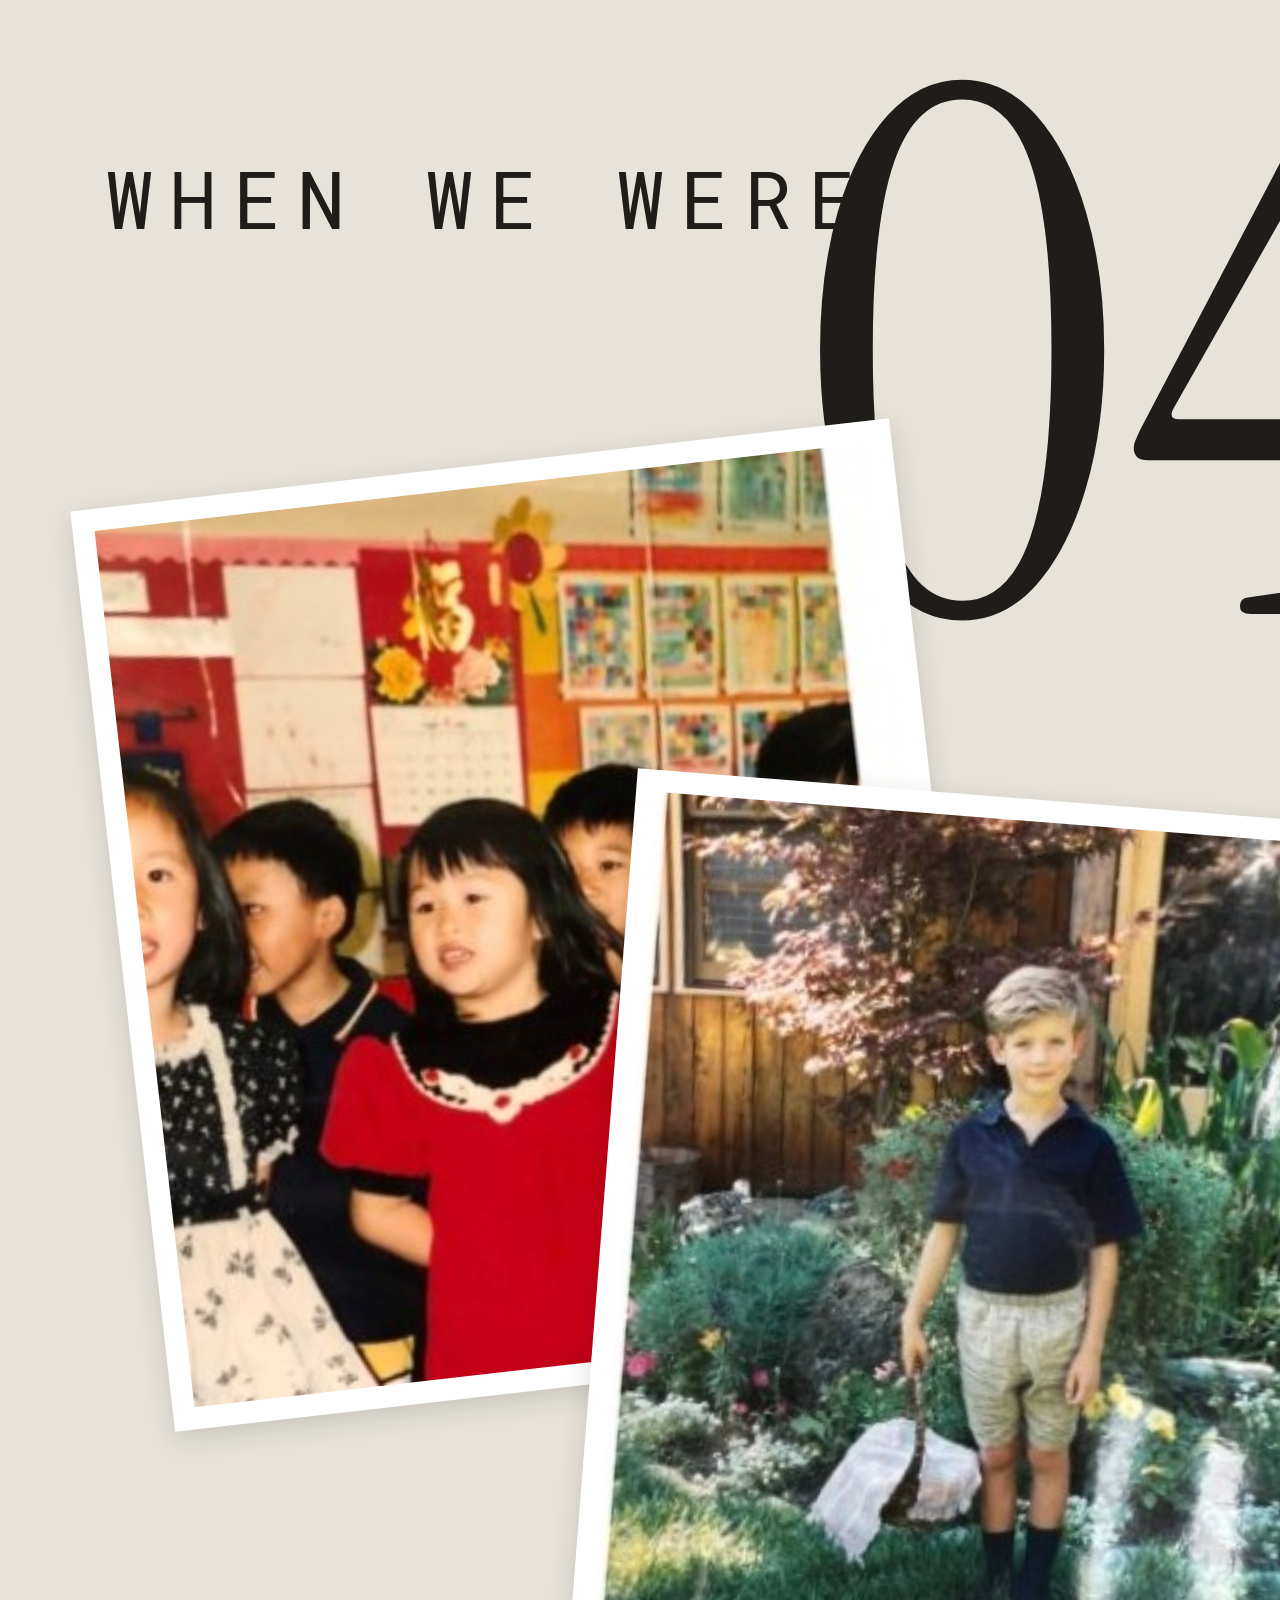
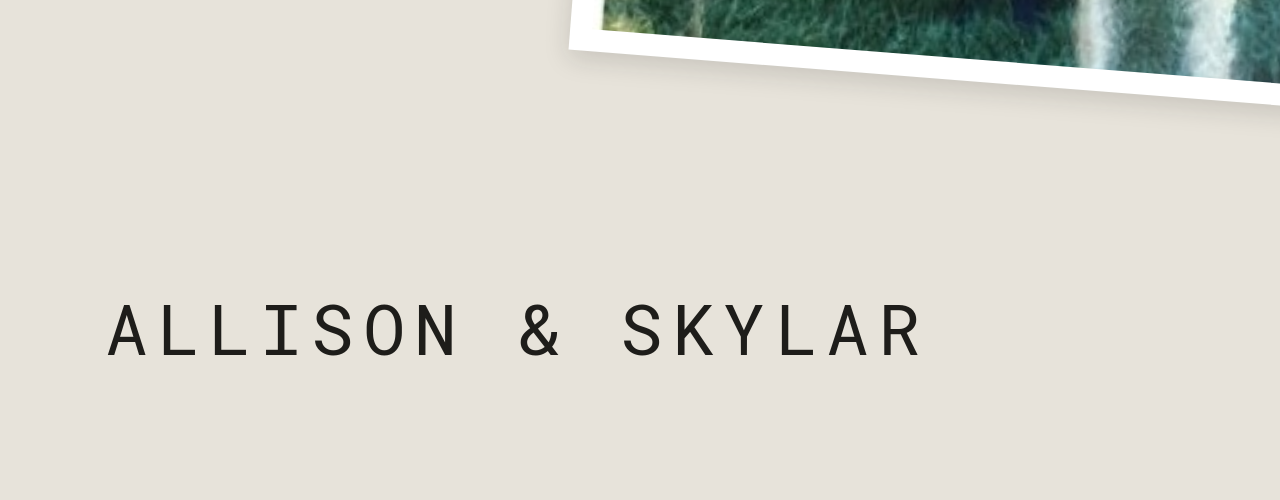
<file: export/a1-render.html>
<!DOCTYPE html>
<html lang="en">
<meta charset="utf-8">
<title>A1 · Crooked Prints · 5×7</title>
<link rel="stylesheet" href="../assets/fonts/suite.css">
<style>
@page { size: 5in 7in; margin: 0; }
html, body { margin: 0; padding: 0; background: #E7E3DA; }
:root {
  --nmfont: var(--font-invite-serif);
  --detfont: var(--font-invite-mono);
  --nmwt: 400;
  --nmtrk: -.006em;
  --nmscale: 1;
  --numscale: 1.22;
  --labscale: 1.28;
  --detwt: 400;
  --dettrk: .2em;
  --dettrk2: .12em;
  --ph-a: url("../assets/photos/allison.jpg");
  --ph-b: url("../assets/photos/skylar.jpg");
}
.frame {
  width: 1500px;
  height: 2100px;
  container-type: inline-size;
  container-name: card;
  position: relative;
  background: #E7E3DA;
  color: #1E1D1A;
  overflow: hidden;
}
@media print {
  .frame { width: 5in; height: 7in; }
}
.k {
  font-family: var(--detfont);
  font-weight: var(--detwt);
  font-size: calc(4.15cqi * var(--labscale));
  letter-spacing: var(--dettrk);
  line-height: 1.55;
  text-transform: uppercase;
}
.num-lg {
  font-family: var(--nmfont);
  font-weight: var(--nmwt);
  letter-spacing: var(--nmtrk);
  font-size: calc(40cqi * var(--nmscale) * var(--numscale));
  line-height: .74;
}
.pair {
  font-family: var(--detfont);
  font-weight: var(--detwt);
  font-size: calc(3.7cqi * var(--labscale));
  letter-spacing: var(--dettrk2);
  text-transform: uppercase;
}
.ph {
  background-position: center 24%;
  background-size: cover;
  background-repeat: no-repeat;
  min-height: 0;
}
.ph-a { background-image: var(--ph-a); }
.ph-b { background-image: var(--ph-b); }
.print {
  background: #fff;
  padding: 1.45cqi;
  box-shadow: 0 .55cqi 1.7cqi rgba(30,29,26,.15);
  display: flex;
  transform: rotate(var(--tilt, 0deg));
  transform-origin: center center;
}
.print .ph { flex: 1; width: 100%; height: 100%; min-height: 0; min-width: 0; }
</style>
<body>
<div class="frame">
  <div class="k" style="position:absolute;top:6.5%;left:7%">When we were</div>
  <div class="num-lg" style="position:absolute;top:4.5%;right:6%">04</div>
  <div class="print" style="position:absolute;top:22%;left:8%;width:52%;height:42%;--tilt:-6.5deg">
    <div class="ph ph-a"></div>
  </div>
  <div class="print" style="position:absolute;top:38%;right:7%;width:50%;height:40%;--tilt:4.5deg">
    <div class="ph ph-b"></div>
  </div>
  <div class="pair" style="position:absolute;left:7%;bottom:6%">Allison &amp; Skylar</div>
</div>
</body>
</html>
</file>
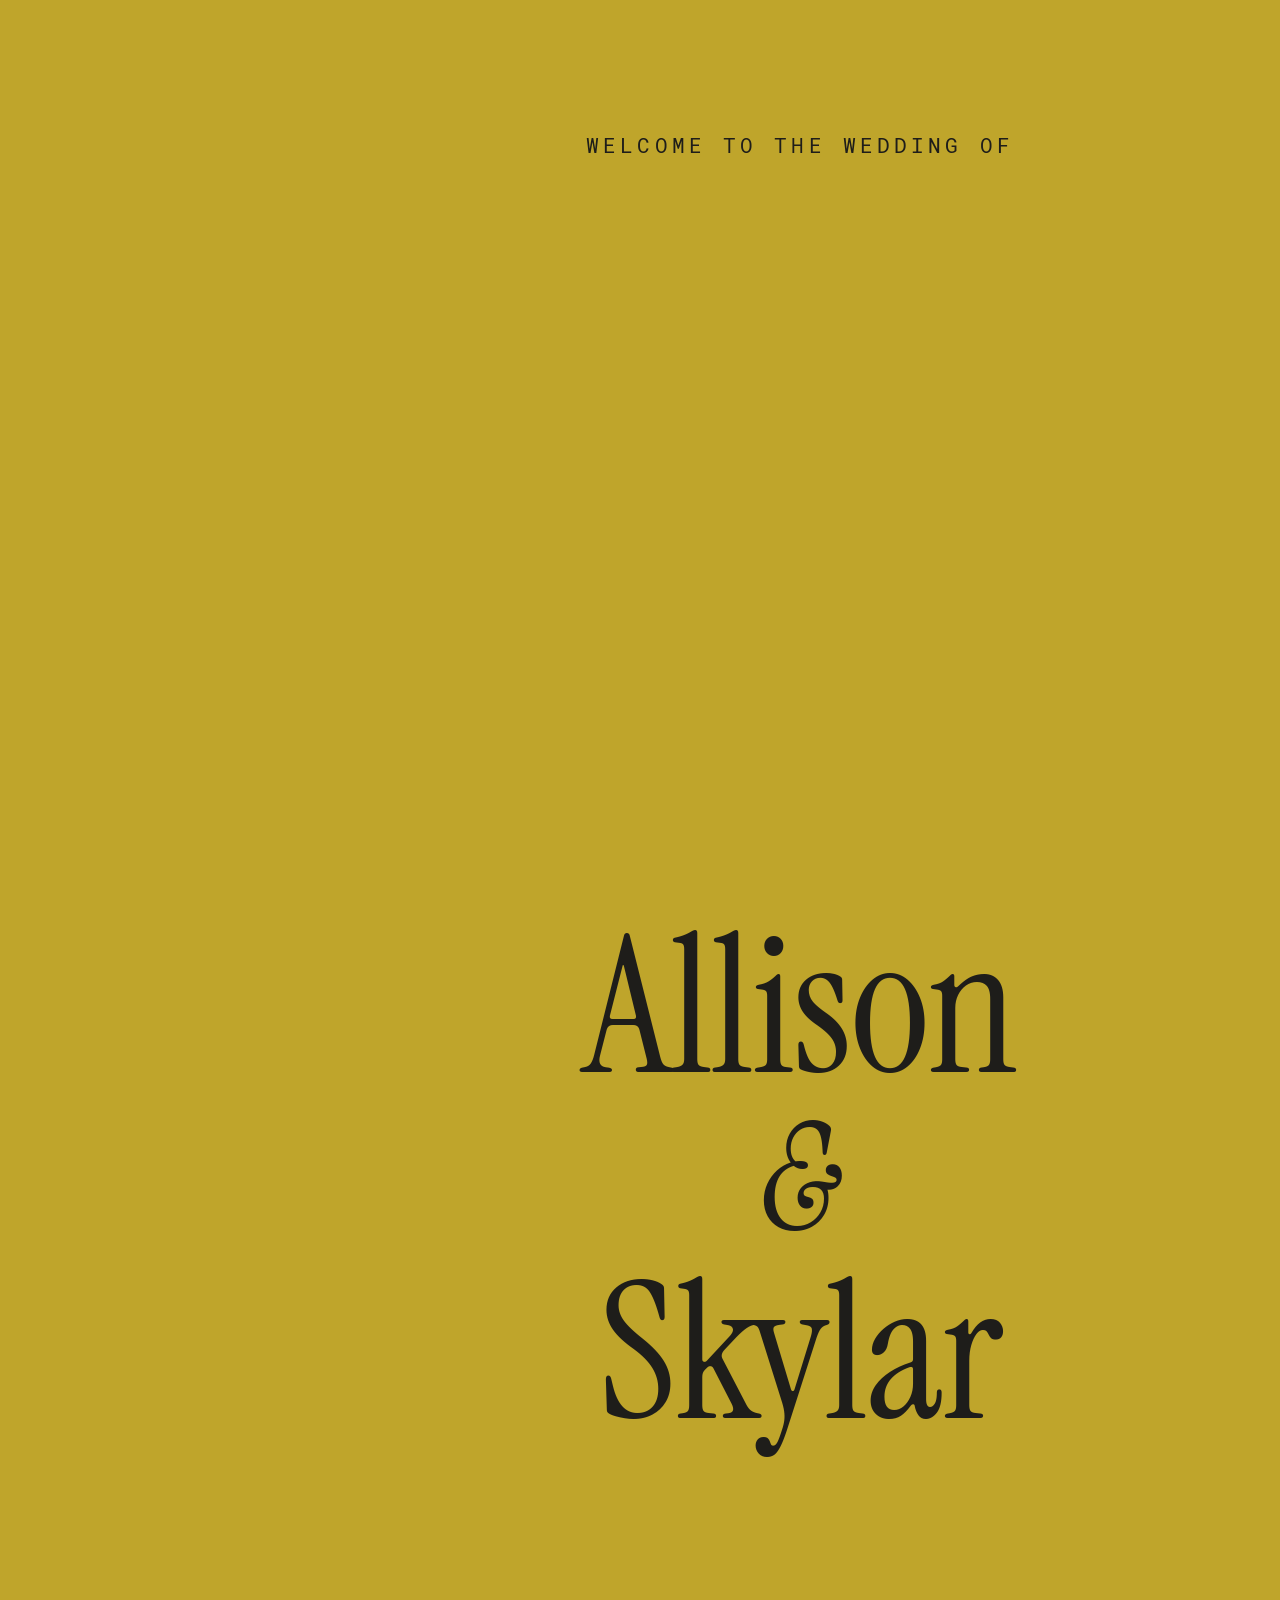
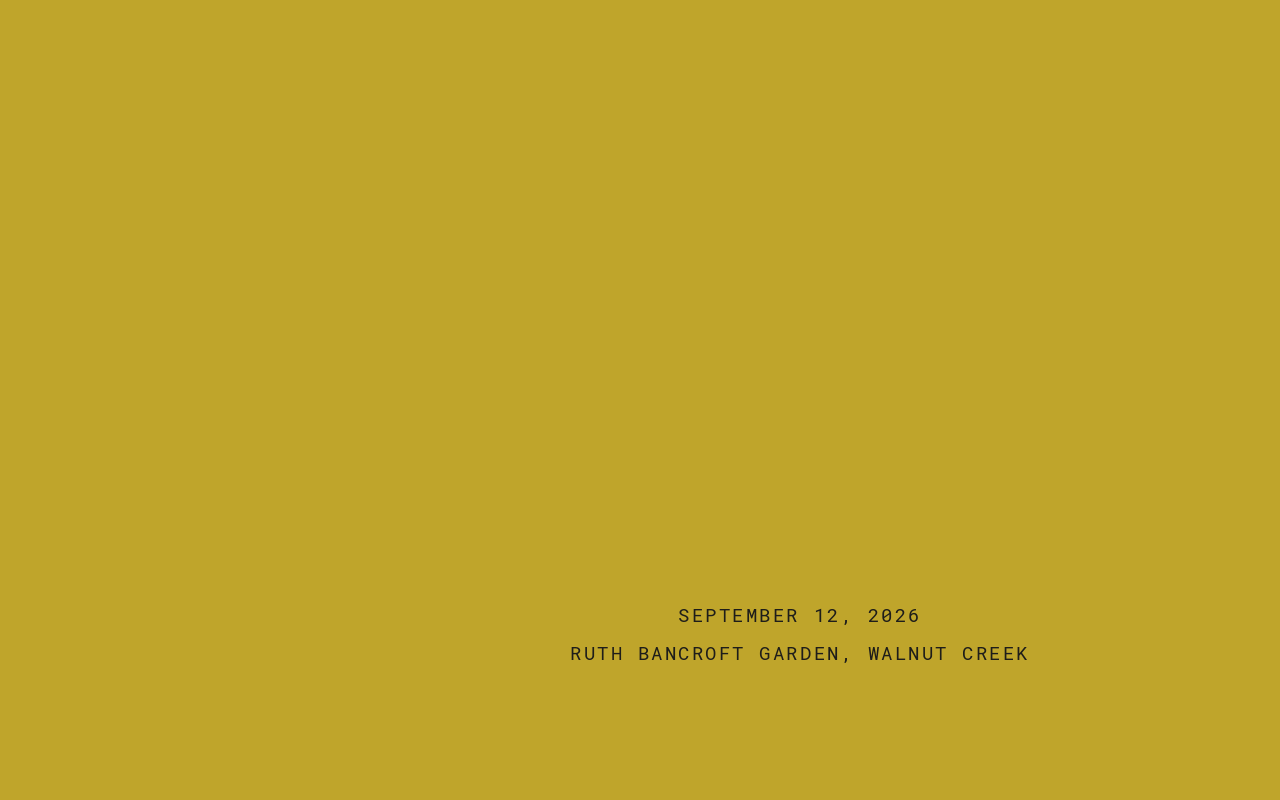
<file: export/s2-display-stack.html>
<!DOCTYPE html>
<html lang="en">
<meta charset="utf-8">
<title>S2 · Display Stack · PNG export</title>
<link rel="stylesheet" href="../assets/fonts/suite.css">
<style>
html, body { margin: 0; padding: 0; background: #111; }
:root {
  --nmfont: var(--font-invite-serif);
  --accfont: var(--font-invite-serif);
  --detfont: var(--font-invite-mono);
  --nmwt: 400;
  --nmtrk: -.006em;
  --nmscale: 1.14;
  --detwt: 400;
  --dettrk: .2em;
  --dettrk2: .13em;
}
.frame {
  width: 1600px;
  height: 2400px;
  position: relative;
  overflow: hidden;
  background: #BFA52B;
  color: #1E1D1A;
}
.sign {
  position: absolute;
  inset: 0;
  display: flex;
  flex-direction: column;
  padding: 8% 6.5%;
  box-sizing: border-box;
}
.spacer { flex: 1; }
.k {
  font-family: var(--detfont);
  font-weight: var(--detwt);
  font-size: calc(18px * var(--nmscale));
  letter-spacing: var(--dettrk);
  line-height: 1.7;
  text-transform: uppercase;
  text-align: center;
}
.det {
  font-family: var(--detfont);
  font-weight: var(--detwt);
  font-size: calc(17px * var(--nmscale));
  letter-spacing: var(--dettrk2);
  line-height: 1.95;
  text-transform: uppercase;
  text-align: center;
}
.nm {
  font-family: var(--nmfont);
  font-weight: var(--nmwt);
  letter-spacing: var(--nmtrk);
  font-size: calc(168px * var(--nmscale));
  line-height: .96;
  text-align: center;
}
.acc {
  font-family: var(--accfont);
  font-style: italic;
  font-size: calc(132px * var(--nmscale));
  line-height: 1;
  margin: .04em 0;
  text-align: center;
}
.stack { text-align: center; }
</style>
<body>
<div class="frame" id="sign">
  <div class="sign">
    <div class="k">WELCOME TO THE WEDDING OF</div>
    <div class="spacer"></div>
    <div class="stack">
      <div class="nm">Allison</div>
      <div class="acc">&amp;</div>
      <div class="nm">Skylar</div>
    </div>
    <div class="spacer"></div>
    <div class="det">SEPTEMBER 12, 2026<br>RUTH BANCROFT GARDEN, WALNUT CREEK</div>
  </div>
</div>
</body>
</html>
</file>
<file: assets/fonts/suite.css>
/**
 * Suite typefaces from the invite + save-the-date (Figma Wedding file).
 *
 * Invite: Instrument Serif (names / “Our Wedding”) + Roboto Mono (details)
 * Save the date: Helvetica Neue LT Std Black (“save / the / date”) + thin Neue for footer
 *
 * Instrument Serif + Roboto Mono ship here (OFL). Helvetica Neue LT Std is licensed —
 * we only reference fonts already installed on this machine via local().
 * Web fallbacks: Archivo Black / Inter.
 */

@font-face {
  font-family: 'Instrument Serif';
  src: url('./InstrumentSerif-Regular.ttf') format('truetype');
  font-weight: 400;
  font-style: normal;
  font-display: swap;
}
@font-face {
  font-family: 'Instrument Serif';
  src: url('./InstrumentSerif-Italic.ttf') format('truetype');
  font-weight: 400;
  font-style: italic;
  font-display: swap;
}

@font-face {
  font-family: 'Roboto Mono';
  src: url('./RobotoMono-Regular.ttf') format('truetype');
  font-weight: 400;
  font-style: normal;
  font-display: swap;
}
@font-face {
  font-family: 'Roboto Mono';
  src: url('./RobotoMono-Medium.ttf') format('truetype');
  font-weight: 500;
  font-style: normal;
  font-display: swap;
}

/* Roboto — Apache 2.0, same family as the invite mono. Ships here so bar
   name / header picks do not depend on Google Fonts loading. */
@font-face {
  font-family: 'Roboto';
  src: url('./Roboto-Regular.ttf') format('truetype');
  font-weight: 400;
  font-style: normal;
  font-display: swap;
}
@font-face {
  font-family: 'Roboto';
  src: url('./Roboto-Medium.ttf') format('truetype');
  font-weight: 500;
  font-style: normal;
  font-display: swap;
}
@font-face {
  font-family: 'Roboto';
  src: url('./Roboto-Italic.ttf') format('truetype');
  font-weight: 400;
  font-style: italic;
  font-display: swap;
}

/* Helvetica Neue LT Std — installed desktop fonts only */
@font-face {
  font-family: 'Helvetica Neue LT Std';
  src:
    local('Helvetica Neue LT Std 95 Black'),
    local('HelveticaNeueLT Std Blk'),
    local('HelveticaNeueLTStd-Blk');
  font-weight: 900;
  font-style: normal;
  font-display: swap;
}
@font-face {
  font-family: 'Helvetica Neue LT Std';
  src:
    local('Helvetica Neue LT Std 75 Bold'),
    local('HelveticaNeueLT Std Bd'),
    local('HelveticaNeueLTStd-Bd');
  font-weight: 700;
  font-style: normal;
  font-display: swap;
}
@font-face {
  font-family: 'Helvetica Neue LT Std';
  src:
    local('Helvetica Neue LT Std 55 Roman'),
    local('HelveticaNeueLT Std Roman'),
    local('HelveticaNeueLTStd-Roman');
  font-weight: 400;
  font-style: normal;
  font-display: swap;
}
@font-face {
  font-family: 'Helvetica Neue LT Std';
  src:
    local('Helvetica Neue LT Std 45 Light'),
    local('HelveticaNeueLT Std Lt'),
    local('HelveticaNeueLTStd-Lt');
  font-weight: 300;
  font-style: normal;
  font-display: swap;
}
@font-face {
  font-family: 'Helvetica Neue LT Std';
  src:
    local('Helvetica Neue LT Std 35 Thin'),
    local('HelveticaNeueLT Std Th'),
    local('HelveticaNeueLTStd-Th');
  font-weight: 100;
  font-style: normal;
  font-display: swap;
}

:root {
  --font-invite-serif: 'Instrument Serif', 'Times New Roman', serif;
  --font-invite-mono: 'Roboto Mono', ui-monospace, monospace;
  --font-roboto: 'Roboto', 'Helvetica Neue', Helvetica, Arial, sans-serif;
  --font-std-black: 'Helvetica Neue LT Std', 'Helvetica Neue', 'Archivo Black', Impact, sans-serif;
  --font-std-thin: 'Helvetica Neue LT Std', 'Helvetica Neue', Inter, Helvetica, Arial, sans-serif;
}
</file>
<file: assets/chrome.css>
/* Drink-editor ghost kit.
   Cream page, white cards, light-gray hairlines, tiny muted labels,
   ghost buttons (thin black outline, transparent fill).
   Selected = subtle wash or thicker outline — never a solid ink pill.
   Do not restyle .sign / .frame / [data-g] / [data-inv] poster canvases.
   Load after each page's local CSS. */

:root{
  --page:#F5F2EA;
  --chrome-card:#fff;
  --chrome-hair:1px solid rgba(0,0,0,.10);
  --chrome-ghost:1px solid var(--ink,#1E1D1A);
  --chrome-selected:rgba(30,29,26,.06);
  --chrome-radius:8px;
  --chrome-label:#8b8577;
  --ui-card:#fff;
  --ui-border:rgba(0,0,0,.10);
  --ui-border-strong:rgba(0,0,0,.16);
  --ui-muted:#8b8577;
  --ui-well:#fff;
  --ui-radius:8px;
}

body{background:var(--page)}
header{border-bottom:var(--chrome-hair)}

/* —— Cards ——————————————————————————————— */
.drink-card,
#panel .inner,
.suitecard,
.asset-card,
.ui-sheet,
.notes,
.seat-subnav{
  background:var(--chrome-card);
  border:var(--chrome-hair);
  border-radius:var(--chrome-radius);
  box-shadow:none
}
.drink-card,#panel .inner{padding:16px 16px 14px}
.seat-subnav{margin-top:16px;padding:16px 16px 14px;max-width:560px}
.drink-editor{display:grid;grid-template-columns:repeat(2,minmax(0,1fr));gap:16px}
.pouring-chrome{display:inline-flex;align-items:center;gap:8px;flex-wrap:wrap}
@media (max-width:720px){
  .drink-editor{grid-template-columns:1fr}
  .seat-subnav{max-width:none}
}

/* —— Labels —————————————————————————————— */
.lbl,
.drink-card label,
.drink-card .kicker,
.suitecard b,
.ui-field > span,
.assign .kicker,
.assign h4,
.along-head span,
.seat-subnav .kicker{
  font:700 9px/1 'Roboto Mono',monospace;letter-spacing:.14em;
  text-transform:uppercase;color:var(--chrome-label)
}
.seat-subnav .kicker{margin:0 0 12px}
.seat-subnav-note{margin:12px 0 0;font:500 13.5px/1.5 Inter,sans-serif;color:var(--ink-soft,#4A4842)}

/* —— Ghost buttons (outline, transparent) —— */
.xbtn,
.filebtn,
.reset,
.printbtn,
#gear,
#export-pdf,
.xbtn.primary,
.navlinks a,
.seat-subnav-tabs a,
.seat-subnav-tabs a.chart{
  appearance:none;
  border:var(--chrome-ghost);
  background:transparent;
  color:var(--ink,#1E1D1A);
  border-radius:var(--chrome-radius);
  padding:10px 13px;
  cursor:pointer;
  min-height:44px;
  height:auto;
  font:500 10px/1 'Roboto Mono',monospace;
  letter-spacing:.08em;
  text-transform:uppercase;
  box-shadow:none;
  text-decoration:none
}
.xbtn:hover,
.filebtn:hover,
.reset:hover,
.printbtn:hover,
#gear:hover,
#export-pdf:hover,
.xbtn.primary:hover,
.navlinks a:hover,
.seat-subnav-tabs a:hover,
.seat-subnav-tabs a.chart:hover{
  background:var(--chrome-selected);
  color:var(--ink,#1E1D1A);
  border:var(--chrome-ghost)
}
#gear.open,
#gear.open:hover,
.navlinks a[aria-current="page"],
.navlinks a[aria-current="page"]:hover,
.seat-subnav-tabs a[aria-current="page"],
.seat-subnav-tabs a.chart[aria-current="page"],
.seat-subnav-tabs a[aria-current="page"]:hover,
.seat-subnav-tabs a.chart[aria-current="page"]:hover{
  background:var(--chrome-selected);
  color:var(--ink,#1E1D1A);
  border:var(--chrome-ghost);
  box-shadow:inset 0 0 0 1px var(--ink,#1E1D1A)
}
#gear{display:inline-flex;align-items:center;gap:8px}
#gear svg{width:14px;height:14px;flex:none;opacity:.7}
#gear.open svg{opacity:1}

/* —— Top nav + seating sub-tabs: loose ghosts, not a joined ink bar —— */
.navlinks,
.seat-subnav-tabs{
  display:flex;flex-wrap:wrap;gap:8px;width:max-content;max-width:100%;
  margin-top:20px;border:0;background:transparent;overflow:visible
}
.seat-subnav-tabs{margin-top:0}
.navlinks a,
.seat-subnav-tabs a,
.seat-subnav-tabs a.chart{
  display:inline-flex;align-items:center;justify-content:center;flex:none;
  border-right:var(--chrome-ghost);font-size:11px
}
.navlinks a:last-child,
.seat-subnav-tabs a:last-child,
.seat-subnav-tabs a.chart:last-child{border-right:var(--chrome-ghost)}
@media (max-width:720px){
  .navlinks,.seat-subnav-tabs{width:100%}
  .navlinks a,.seat-subnav-tabs a,.seat-subnav-tabs a.chart{flex:1 1 calc(50% - 8px)}
}

/* —— Type-tool toggles ———————————————————— */
.toggle{
  display:flex;flex-wrap:wrap;gap:6px;padding:0;width:auto;height:auto;
  background:transparent;border:0;border-radius:0;overflow:visible
}
.toggle button{
  appearance:none;border:var(--chrome-ghost);background:transparent;cursor:pointer;
  font:500 10.5px/1 'Roboto Mono',monospace;letter-spacing:.08em;text-transform:uppercase;
  padding:12px 16px;color:var(--ink,#1E1D1A);min-height:44px;height:auto;
  border-radius:var(--chrome-radius);box-shadow:none;flex:none
}
.toggle button:hover{background:var(--chrome-selected);color:var(--ink,#1E1D1A)}
.toggle button.on,
.toggle button.on:hover{
  background:var(--chrome-selected);color:var(--ink,#1E1D1A);
  box-shadow:inset 0 0 0 1px var(--ink,#1E1D1A)
}

.agebar{
  display:flex;flex-wrap:wrap;gap:6px;margin-bottom:16px;padding:0;width:max-content;
  background:transparent;border:0;overflow:visible
}
.agebar button{
  appearance:none;border:var(--chrome-ghost);background:transparent;color:var(--ink,#1E1D1A);
  border-radius:var(--chrome-radius);min-height:44px;height:auto;padding:10px 12px;cursor:pointer;
  font:500 10.5px/1 'Roboto Mono',monospace;letter-spacing:.08em;text-transform:uppercase;
  box-shadow:none
}
.agebar button.on,
.agebar button.on:hover{
  background:var(--chrome-selected);color:var(--ink,#1E1D1A);
  box-shadow:inset 0 0 0 1px var(--ink,#1E1D1A)
}

/* —— Fields —————————————————————————————— */
input.f,select.f,textarea.f{
  font:500 13px/1.4 Inter,sans-serif;
  padding:10px 12px;
  border:var(--chrome-hair);
  border-radius:var(--chrome-radius);
  background:var(--chrome-card);
  color:var(--ink,#1E1D1A);
  height:auto;
  box-shadow:none
}
input.f:focus,select.f:focus,textarea.f:focus{
  outline:none;border-color:var(--ink,#1E1D1A);box-shadow:none
}

.sl,.ui-slider{
  display:flex;align-items:center;gap:8px;
  background:transparent;padding:0;height:auto;border-radius:0
}
.sl input[type=range],
.ui-slider input[type=range]{
  -webkit-appearance:none;appearance:none;width:120px;flex:1;height:6px;border-radius:999px;
  background:rgba(0,0,0,.12);outline:none;cursor:pointer
}
.sl input[type=range]::-webkit-slider-thumb,
.ui-slider input[type=range]::-webkit-slider-thumb{
  -webkit-appearance:none;width:22px;height:22px;border-radius:50%;
  background:var(--chrome-card);cursor:pointer;
  border:var(--chrome-ghost);box-shadow:none
}
.sl input[type=range]::-moz-range-thumb,
.ui-slider input[type=range]::-moz-range-thumb{
  width:22px;height:22px;border-radius:50%;
  background:var(--chrome-card);cursor:pointer;
  border:var(--chrome-ghost);box-shadow:none
}
.sl output,.ui-slider output{
  font:500 11px/1 'Roboto Mono',monospace;color:var(--chrome-label);min-width:52px;text-align:right
}

.starbtn{
  border:var(--chrome-ghost);background:transparent;color:var(--chrome-label);
  border-radius:var(--chrome-radius)
}
.starbtn:hover{background:var(--chrome-selected);color:var(--ink,#1E1D1A)}
.starbtn.on,
.starbtn.on:hover{
  background:var(--chrome-selected);color:var(--ink,#1E1D1A);
  box-shadow:inset 0 0 0 1px var(--ink,#1E1D1A)
}
.tag.star{background:var(--chrome-selected);color:var(--ink,#1E1D1A)}

.check{
  background:transparent;border:var(--chrome-ghost);border-radius:var(--chrome-radius)
}

.mix-row{align-items:center}
.mix-wheel{
  appearance:none;width:44px;height:44px;padding:3px;cursor:pointer;
  border:var(--chrome-ghost);border-radius:var(--chrome-radius);background:transparent;
  min-height:44px
}
.mix-wheel::-webkit-color-swatch-wrapper{padding:0}
.mix-wheel::-webkit-color-swatch{border:0;border-radius:5px}
.mix-wheel::-moz-color-swatch{border:0;border-radius:5px}
.mix-hex{width:96px;font:500 12px/1 'Roboto Mono',monospace;text-transform:uppercase;letter-spacing:.04em}
.mix-chips{display:flex;flex-wrap:wrap;gap:6px}
.mix-chip{
  appearance:none;border:var(--chrome-ghost);background:transparent;color:var(--ink,#1E1D1A);
  border-radius:var(--chrome-radius);padding:8px 10px 8px 8px;cursor:pointer;min-height:36px;
  display:inline-flex;align-items:center;gap:7px;
  font:600 10px/1 'Roboto Mono',monospace;letter-spacing:.08em;text-transform:uppercase
}
.mix-chip i{width:14px;height:14px;border-radius:3px;border:1px solid rgba(0,0,0,.18);flex:none}
.mix-chip em{font-style:normal;font-weight:700;color:var(--ink,#1E1D1A);opacity:.55;margin-left:2px}
.mix-chip:hover{background:var(--chrome-selected)}
.mix-chip.on{background:var(--chrome-selected);box-shadow:inset 0 0 0 1px var(--ink,#1E1D1A)}
.mix-note{
  flex:1 1 100%;margin:4px 0 0;
  font:400 12.5px/1.5 Inter,sans-serif;color:var(--ink-soft,#4A4842)
}
.mix-note b{font-weight:600;color:var(--ink,#1E1D1A)}

@media (max-width:720px){
  .sl,.ui-slider{width:100%;max-width:420px}
  .sl input[type=range],.ui-slider input[type=range]{width:100%;max-width:none}
  .sl input[type=range]::-webkit-slider-thumb,
  .ui-slider input[type=range]::-webkit-slider-thumb{width:28px;height:28px}
  .sl input[type=range]::-moz-range-thumb,
  .ui-slider input[type=range]::-moz-range-thumb{width:28px;height:28px}
  .xbtn,#gear,.toggle button,.printbtn,.filebtn,.reset,#export-pdf{min-height:44px}
}
</file>
